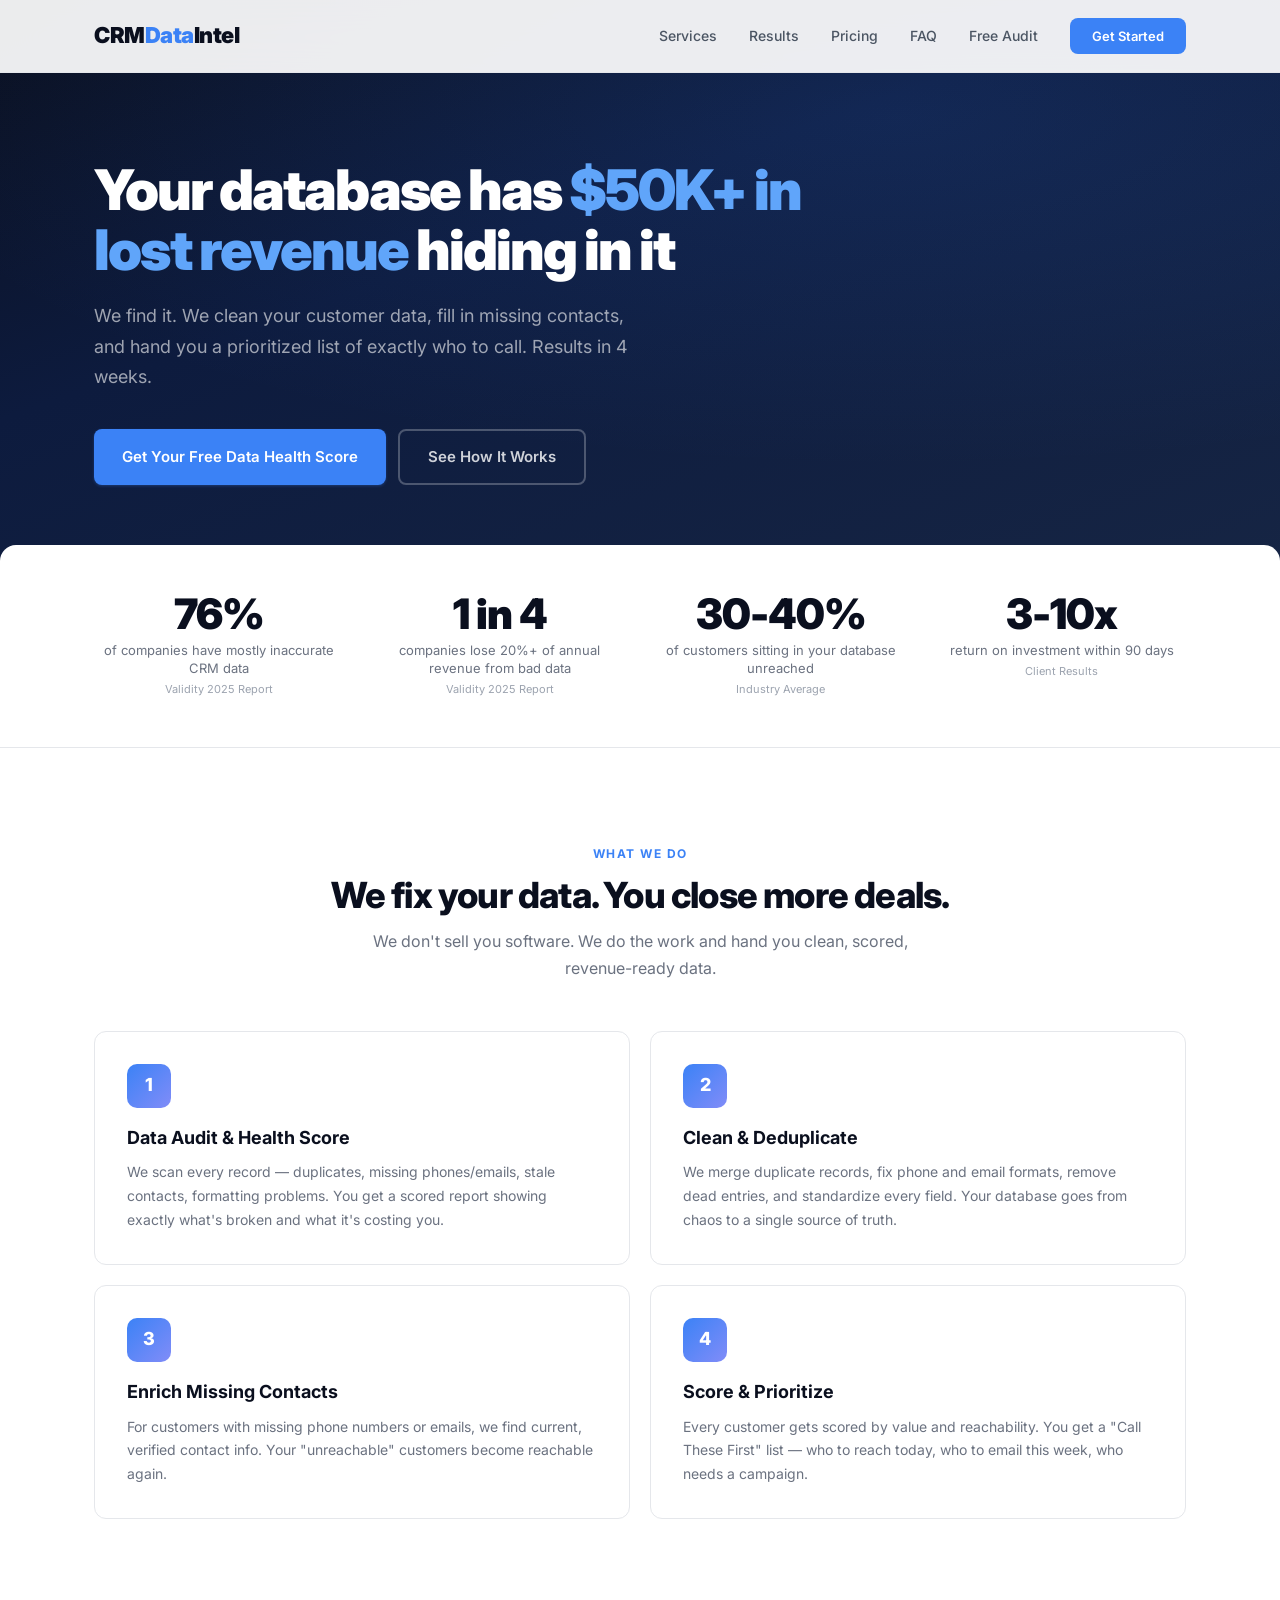
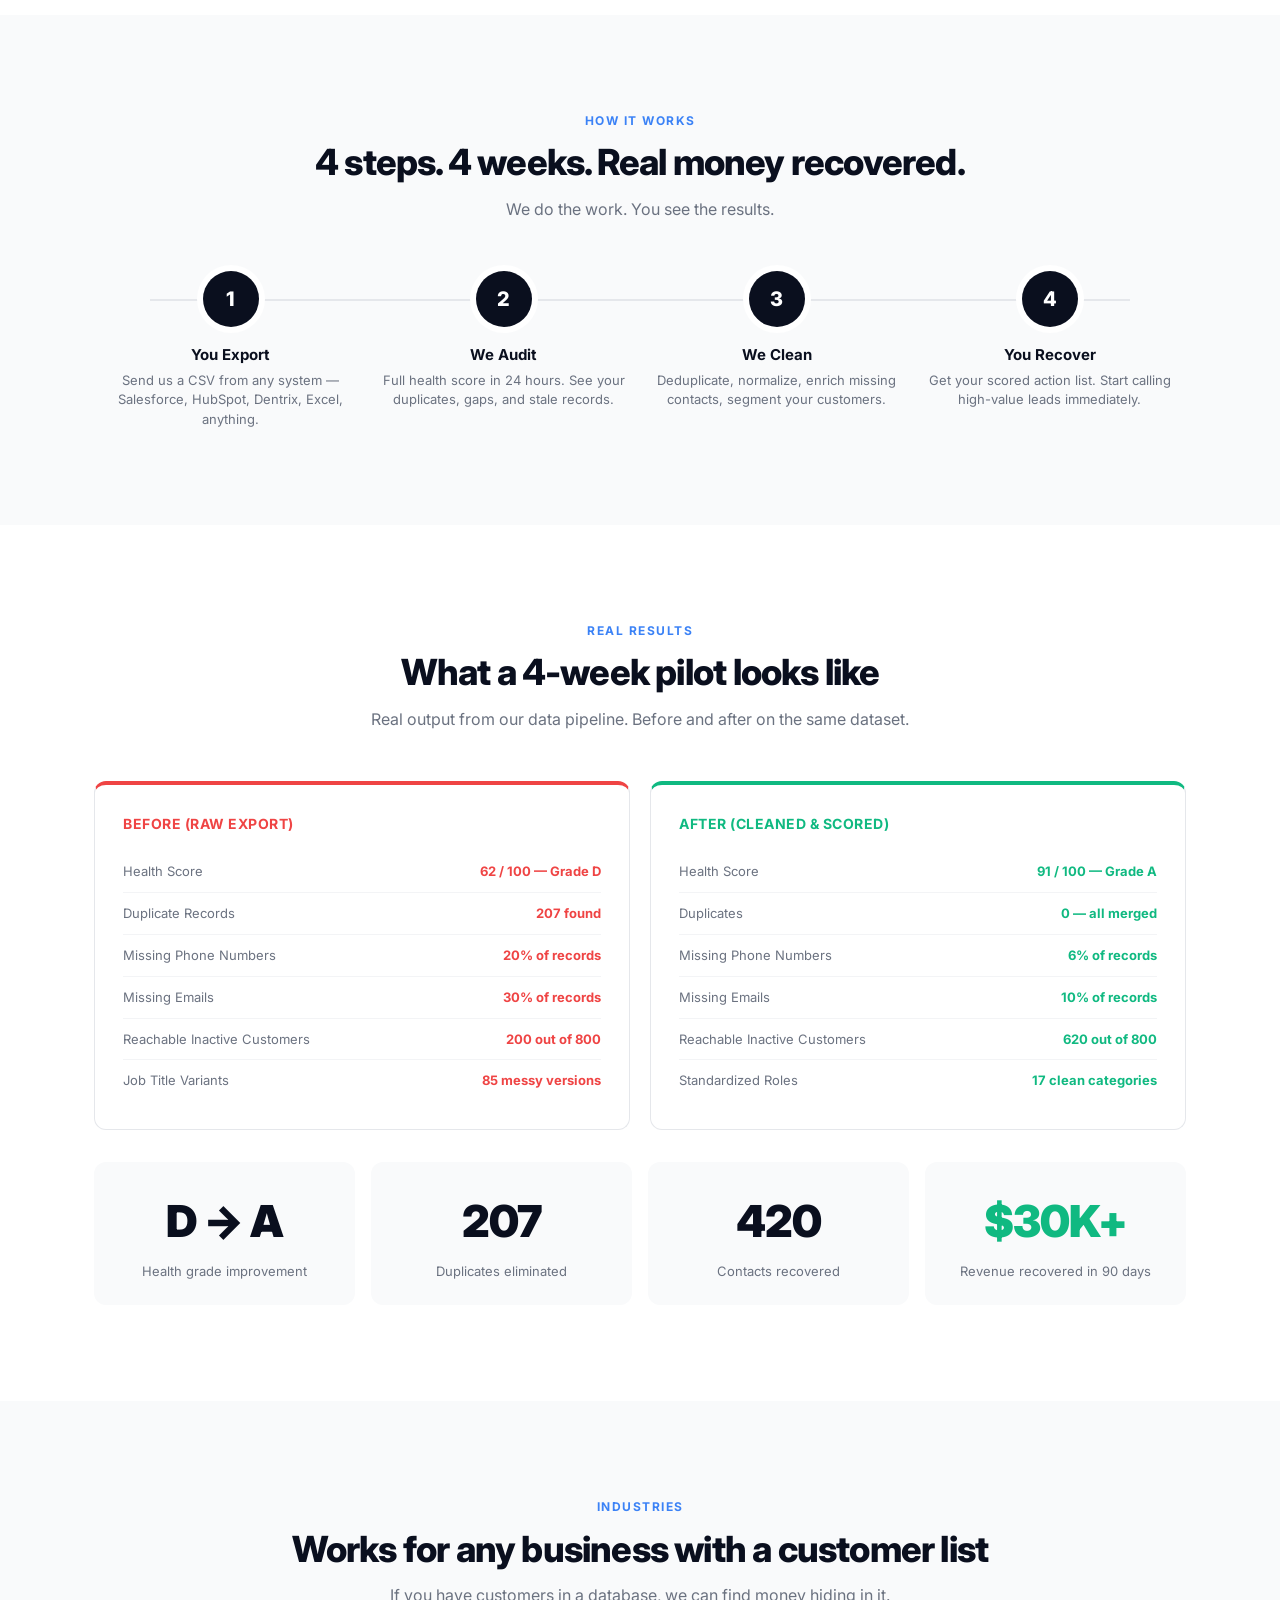
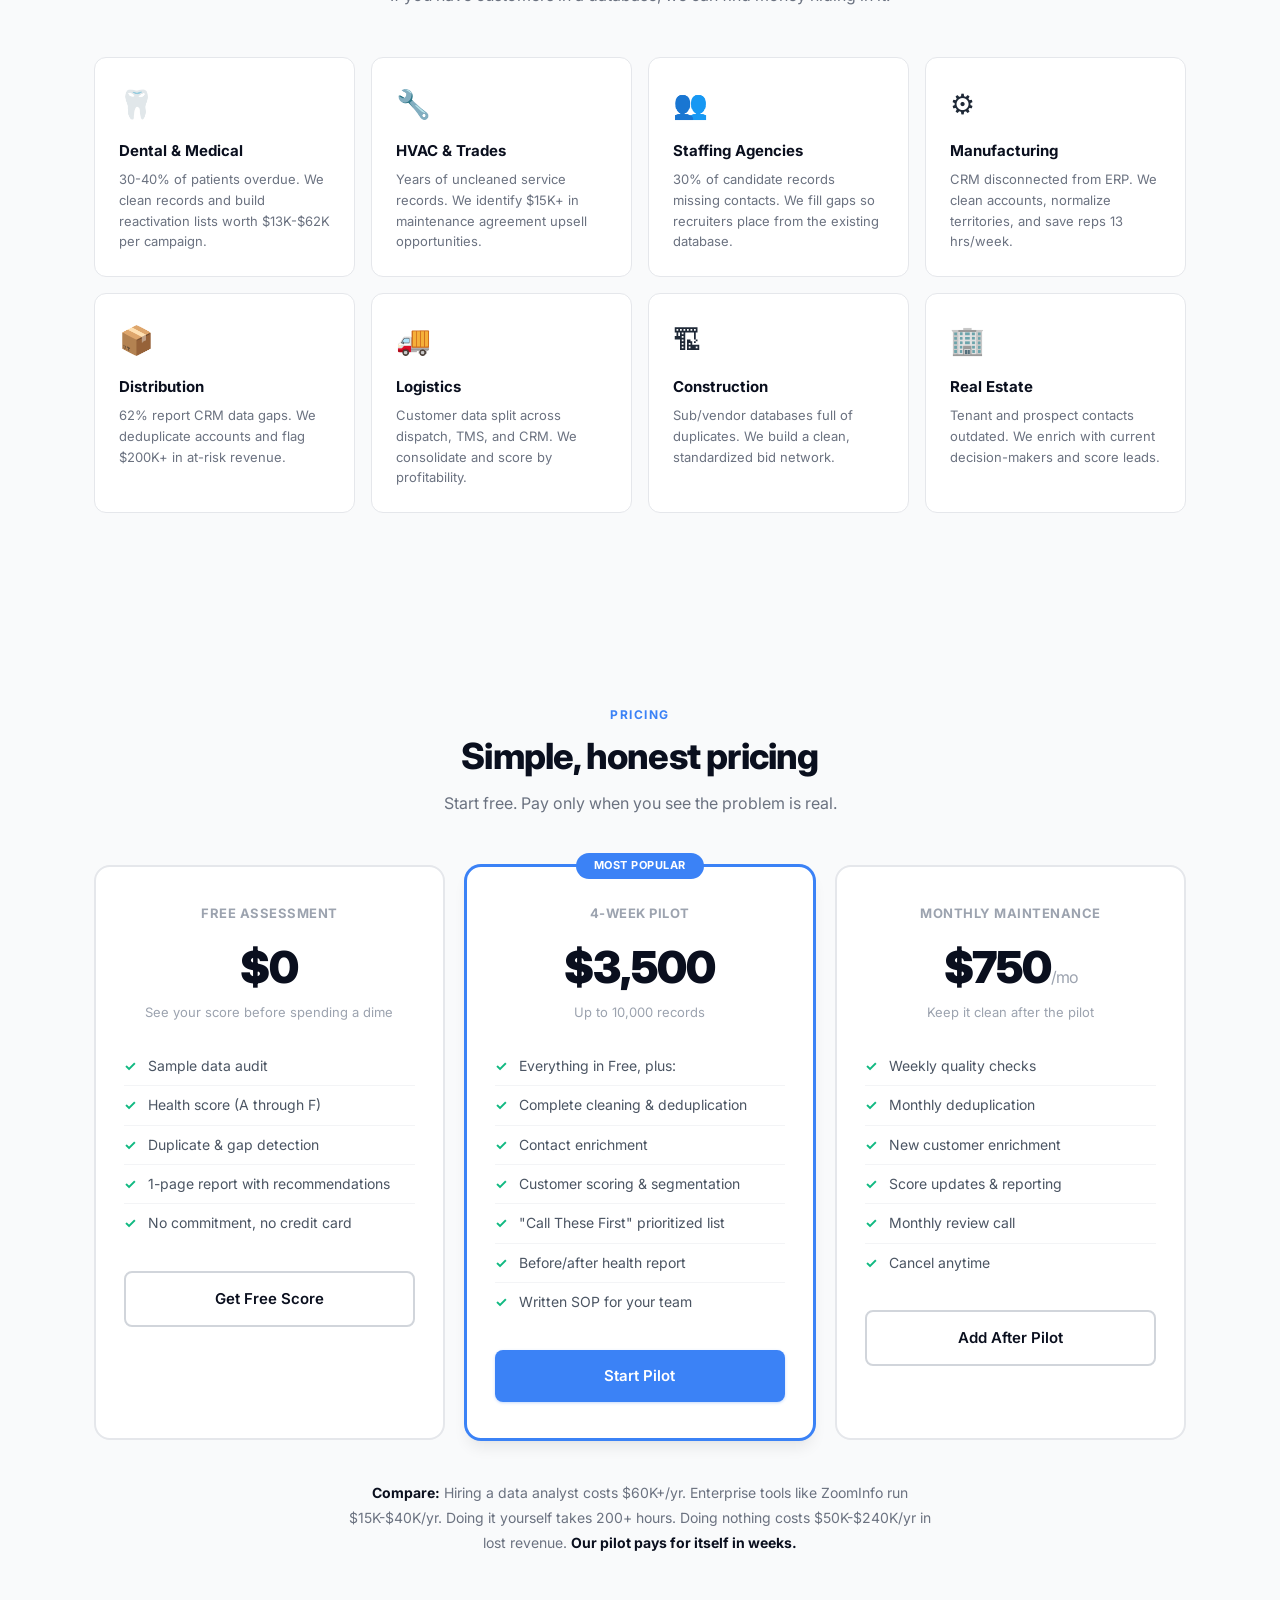
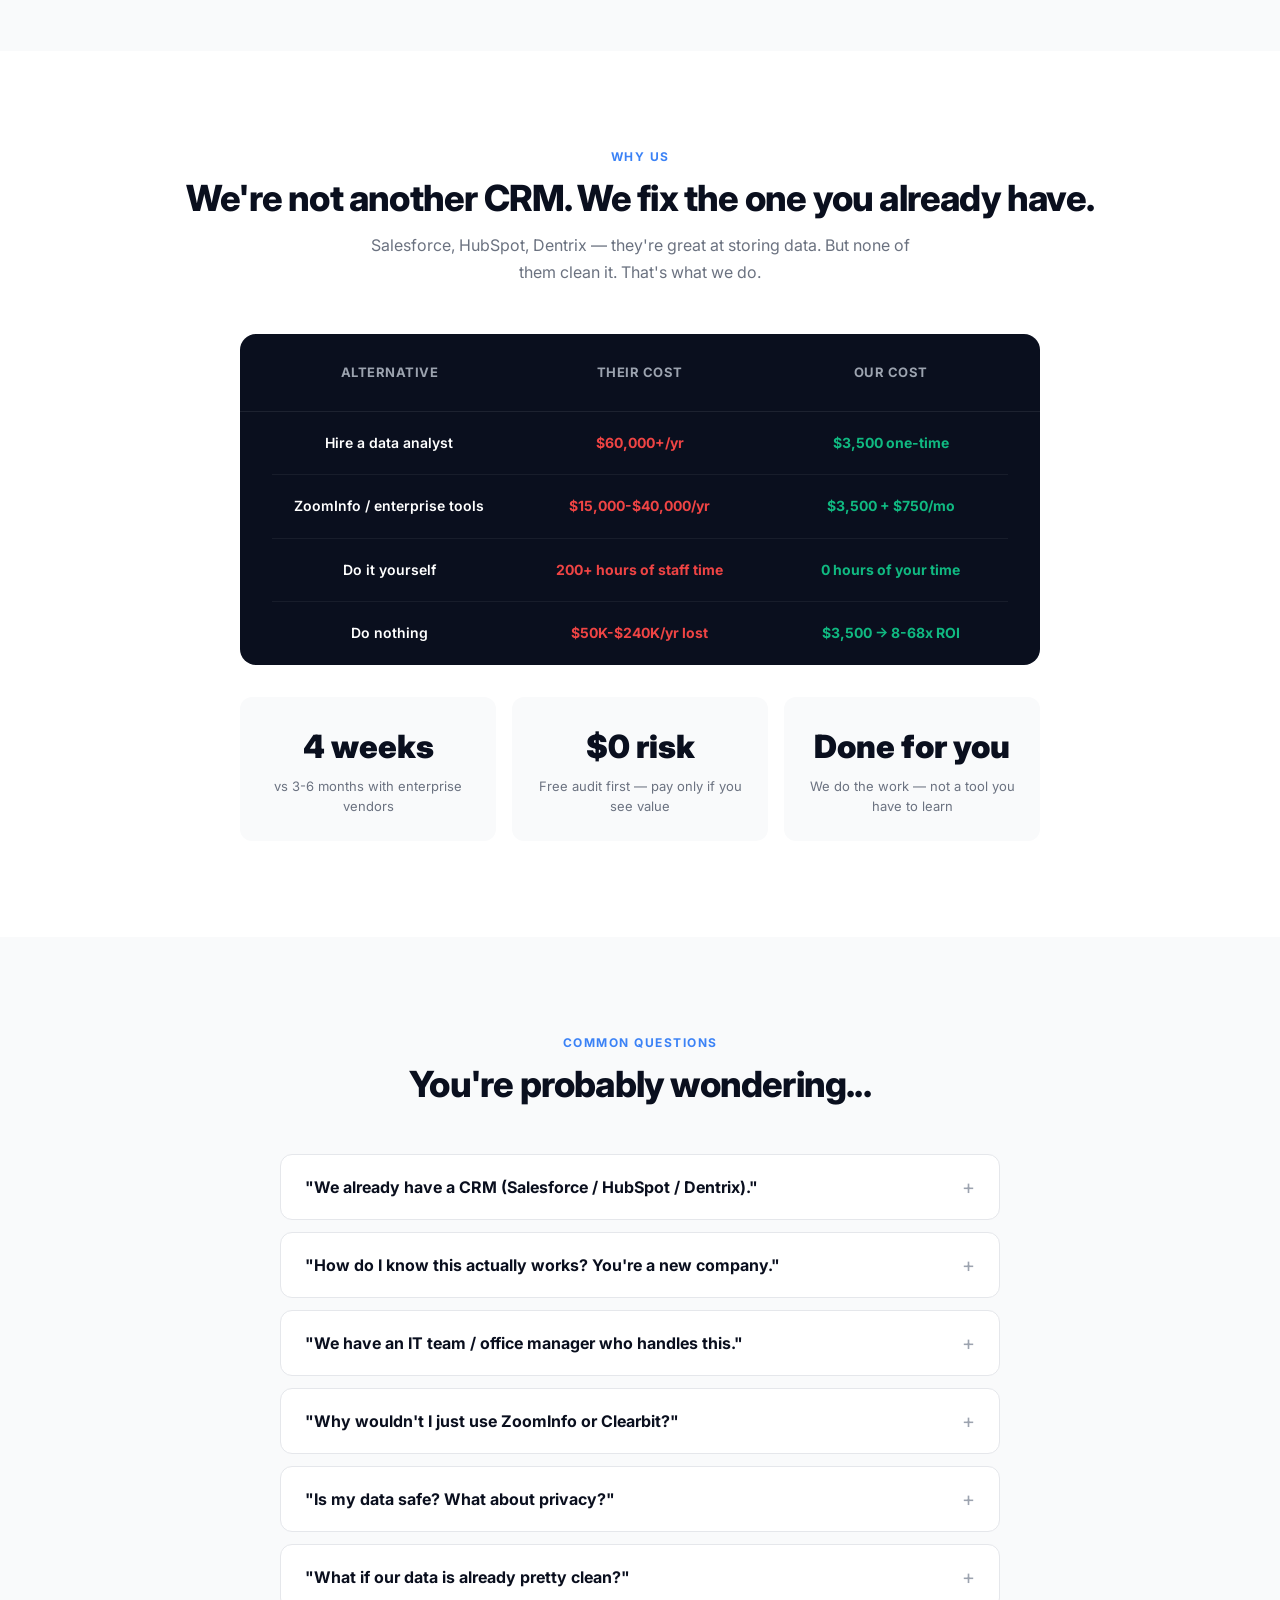
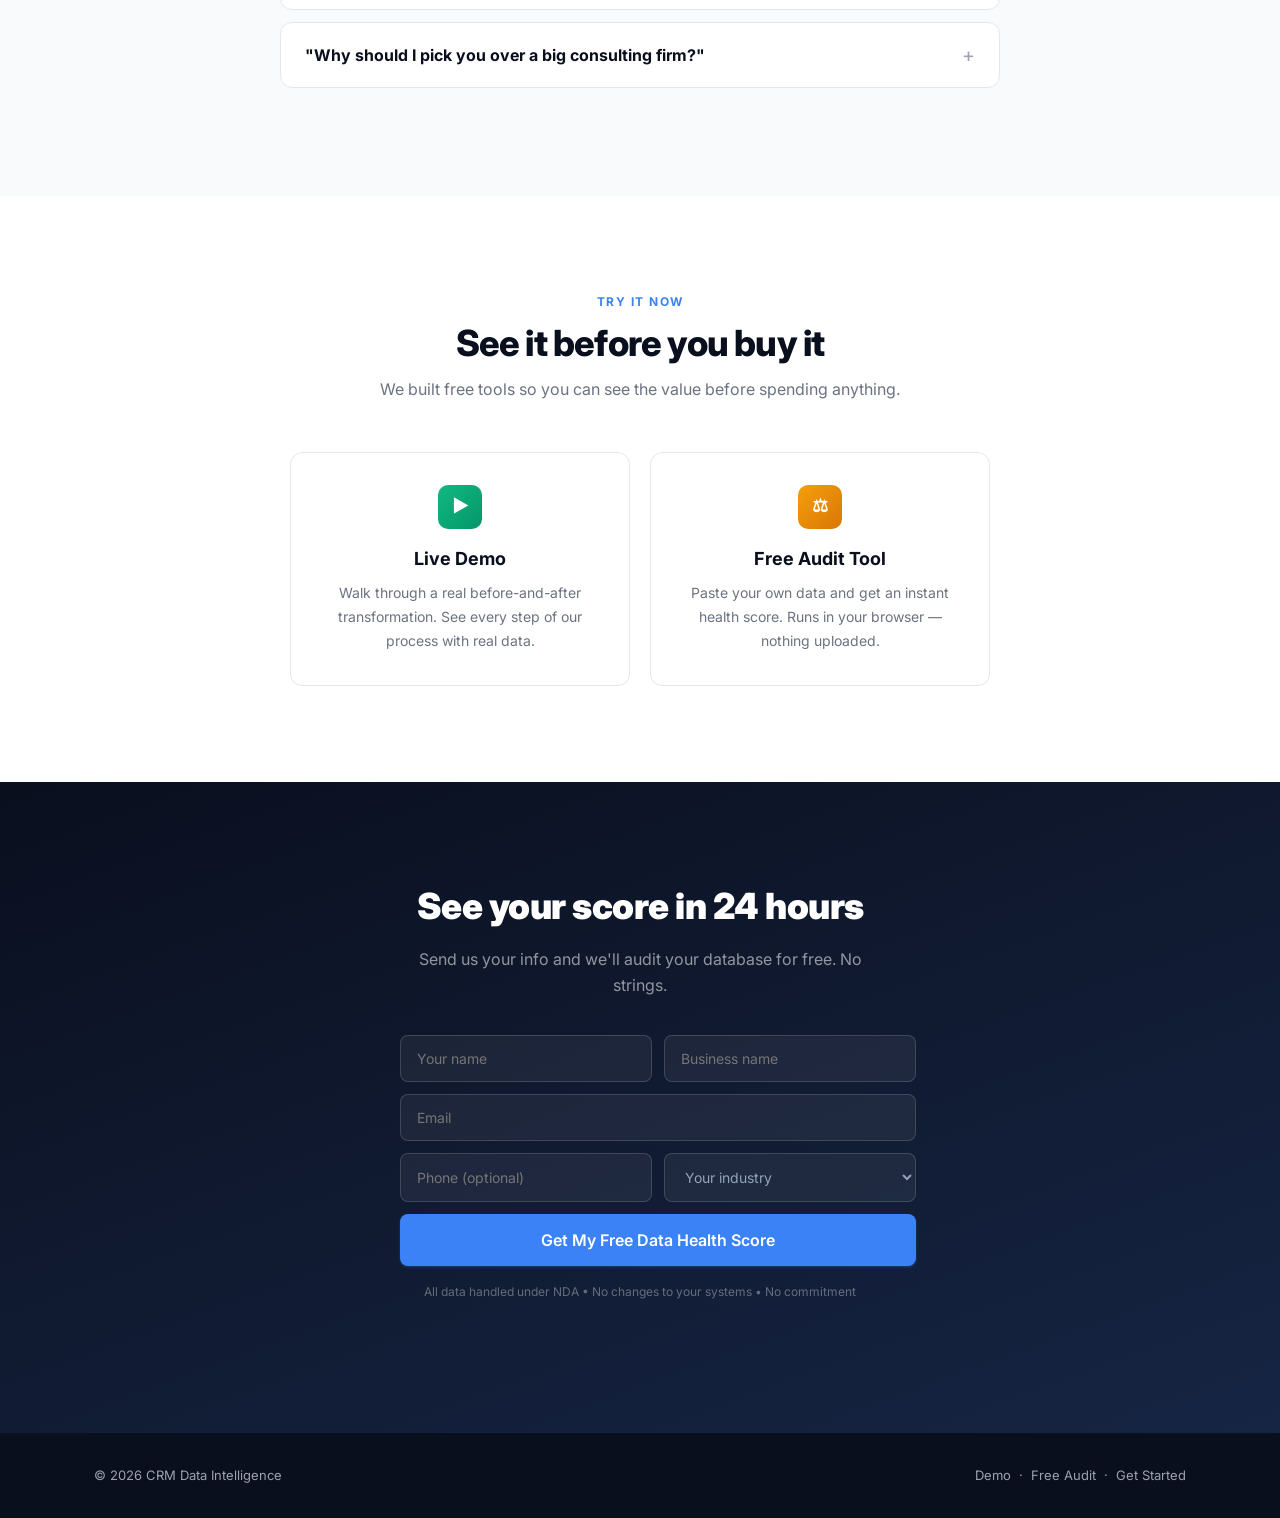
<file: docs/index.html>
<!DOCTYPE html>
<html lang="en">
<head>
<meta charset="UTF-8">
<meta name="viewport" content="width=device-width, initial-scale=1.0">
<title>CRM Data Intelligence — Clean Data. More Revenue.</title>
<meta name="description" content="We audit, clean, enrich, and score your customer database. You recover lost revenue in 4 weeks. Free data health assessment.">
<link rel="stylesheet" href="css/style.css">
</head>
<body>

<nav>
  <div class="container">
    <a href="index.html" class="nav-brand">CRM<span>Data</span>Intel</a>
    <ul class="nav-links">
      <li><a href="#services">Services</a></li>
      <li><a href="#results">Results</a></li>
      <li><a href="#pricing">Pricing</a></li>
      <li><a href="#faq">FAQ</a></li>
      <li><a href="pages/audit-tool.html">Free Audit</a></li>
      <li><a href="pages/start.html" class="nav-cta">Get Started</a></li>
    </ul>
  </div>
</nav>

<section class="hero">
  <div class="container">
    <h1>Your database has <span class="accent">$50K+ in lost revenue</span> hiding in it</h1>
    <p class="subtitle">We find it. We clean your customer data, fill in missing contacts, and hand you a prioritized list of exactly who to call. Results in 4 weeks.</p>
    <div class="hero-cta">
      <a href="pages/start.html" class="btn btn-primary">Get Your Free Data Health Score</a>
      <a href="pages/demo.html" class="btn btn-outline">See How It Works</a>
    </div>
  </div>
</section>

<section class="stats-bar">
  <div class="container">
    <div class="stats-grid">
      <div class="stat">
        <div class="stat-num">76%</div>
        <div class="stat-label">of companies have mostly inaccurate CRM data</div>
        <div class="stat-source">Validity 2025 Report</div>
      </div>
      <div class="stat">
        <div class="stat-num">1 in 4</div>
        <div class="stat-label">companies lose 20%+ of annual revenue from bad data</div>
        <div class="stat-source">Validity 2025 Report</div>
      </div>
      <div class="stat">
        <div class="stat-num">30-40%</div>
        <div class="stat-label">of customers sitting in your database unreached</div>
        <div class="stat-source">Industry Average</div>
      </div>
      <div class="stat">
        <div class="stat-num">3-10x</div>
        <div class="stat-label">return on investment within 90 days</div>
        <div class="stat-source">Client Results</div>
      </div>
    </div>
  </div>
</section>

<section id="services">
  <div class="container">
    <div class="text-center">
      <div class="section-label">What We Do</div>
      <h2 class="section-title">We fix your data. You close more deals.</h2>
      <p class="section-subtitle center">We don't sell you software. We do the work and hand you clean, scored, revenue-ready data.</p>
    </div>

    <div class="services-grid">
      <div class="service-card">
        <div class="icon">1</div>
        <h3>Data Audit &amp; Health Score</h3>
        <p>We scan every record — duplicates, missing phones/emails, stale contacts, formatting problems. You get a scored report showing exactly what's broken and what it's costing you.</p>
      </div>
      <div class="service-card">
        <div class="icon">2</div>
        <h3>Clean &amp; Deduplicate</h3>
        <p>We merge duplicate records, fix phone and email formats, remove dead entries, and standardize every field. Your database goes from chaos to a single source of truth.</p>
      </div>
      <div class="service-card">
        <div class="icon">3</div>
        <h3>Enrich Missing Contacts</h3>
        <p>For customers with missing phone numbers or emails, we find current, verified contact info. Your "unreachable" customers become reachable again.</p>
      </div>
      <div class="service-card">
        <div class="icon">4</div>
        <h3>Score &amp; Prioritize</h3>
        <p>Every customer gets scored by value and reachability. You get a "Call These First" list — who to reach today, who to email this week, who needs a campaign.</p>
      </div>
    </div>
  </div>
</section>

<section id="process" style="background: var(--gray-50);">
  <div class="container">
    <div class="text-center">
      <div class="section-label">How It Works</div>
      <h2 class="section-title">4 steps. 4 weeks. Real money recovered.</h2>
      <p class="section-subtitle center">We do the work. You see the results.</p>
    </div>

    <div class="process-grid">
      <div class="process-step">
        <div class="step-num">1</div>
        <h4>You Export</h4>
        <p>Send us a CSV from any system — Salesforce, HubSpot, Dentrix, Excel, anything.</p>
      </div>
      <div class="process-step">
        <div class="step-num">2</div>
        <h4>We Audit</h4>
        <p>Full health score in 24 hours. See your duplicates, gaps, and stale records.</p>
      </div>
      <div class="process-step">
        <div class="step-num">3</div>
        <h4>We Clean</h4>
        <p>Deduplicate, normalize, enrich missing contacts, segment your customers.</p>
      </div>
      <div class="process-step">
        <div class="step-num">4</div>
        <h4>You Recover</h4>
        <p>Get your scored action list. Start calling high-value leads immediately.</p>
      </div>
    </div>
  </div>
</section>

<section id="results">
  <div class="container">
    <div class="text-center">
      <div class="section-label">Real Results</div>
      <h2 class="section-title">What a 4-week pilot looks like</h2>
      <p class="section-subtitle center">Real output from our data pipeline. Before and after on the same dataset.</p>
    </div>

    <div class="results-grid">
      <div class="result-card before">
        <h4>Before (Raw Export)</h4>
        <div class="metric-row"><span class="label">Health Score</span><span class="value bad">62 / 100 — Grade D</span></div>
        <div class="metric-row"><span class="label">Duplicate Records</span><span class="value bad">207 found</span></div>
        <div class="metric-row"><span class="label">Missing Phone Numbers</span><span class="value bad">20% of records</span></div>
        <div class="metric-row"><span class="label">Missing Emails</span><span class="value bad">30% of records</span></div>
        <div class="metric-row"><span class="label">Reachable Inactive Customers</span><span class="value bad">200 out of 800</span></div>
        <div class="metric-row"><span class="label">Job Title Variants</span><span class="value bad">85 messy versions</span></div>
      </div>
      <div class="result-card after">
        <h4>After (Cleaned &amp; Scored)</h4>
        <div class="metric-row"><span class="label">Health Score</span><span class="value good">91 / 100 — Grade A</span></div>
        <div class="metric-row"><span class="label">Duplicates</span><span class="value good">0 — all merged</span></div>
        <div class="metric-row"><span class="label">Missing Phone Numbers</span><span class="value good">6% of records</span></div>
        <div class="metric-row"><span class="label">Missing Emails</span><span class="value good">10% of records</span></div>
        <div class="metric-row"><span class="label">Reachable Inactive Customers</span><span class="value good">620 out of 800</span></div>
        <div class="metric-row"><span class="label">Standardized Roles</span><span class="value good">17 clean categories</span></div>
      </div>
    </div>

    <div style="display: grid; grid-template-columns: repeat(4, 1fr); gap: 16px; margin-top: 32px;">
      <div class="big-result">
        <div class="big-num" style="font-size: 44px;">D &rarr; A</div>
        <div class="big-label">Health grade improvement</div>
      </div>
      <div class="big-result">
        <div class="big-num" style="font-size: 44px;">207</div>
        <div class="big-label">Duplicates eliminated</div>
      </div>
      <div class="big-result">
        <div class="big-num" style="font-size: 44px;">420</div>
        <div class="big-label">Contacts recovered</div>
      </div>
      <div class="big-result">
        <div class="big-num" style="font-size: 44px; color: var(--green);">$30K+</div>
        <div class="big-label">Revenue recovered in 90 days</div>
      </div>
    </div>
  </div>
</section>

<section id="industries" class="industries">
  <div class="container">
    <div class="text-center">
      <div class="section-label">Industries</div>
      <h2 class="section-title">Works for any business with a customer list</h2>
      <p class="section-subtitle center">If you have customers in a database, we can find money hiding in it.</p>
    </div>

    <div class="industries-grid">
      <div class="industry-card">
        <div class="ind-icon">&#129463;</div>
        <h4>Dental &amp; Medical</h4>
        <p>30-40% of patients overdue. We clean records and build reactivation lists worth $13K-$62K per campaign.</p>
      </div>
      <div class="industry-card">
        <div class="ind-icon">&#128295;</div>
        <h4>HVAC &amp; Trades</h4>
        <p>Years of uncleaned service records. We identify $15K+ in maintenance agreement upsell opportunities.</p>
      </div>
      <div class="industry-card">
        <div class="ind-icon">&#128101;</div>
        <h4>Staffing Agencies</h4>
        <p>30% of candidate records missing contacts. We fill gaps so recruiters place from the existing database.</p>
      </div>
      <div class="industry-card">
        <div class="ind-icon">&#9881;</div>
        <h4>Manufacturing</h4>
        <p>CRM disconnected from ERP. We clean accounts, normalize territories, and save reps 13 hrs/week.</p>
      </div>
      <div class="industry-card">
        <div class="ind-icon">&#128230;</div>
        <h4>Distribution</h4>
        <p>62% report CRM data gaps. We deduplicate accounts and flag $200K+ in at-risk revenue.</p>
      </div>
      <div class="industry-card">
        <div class="ind-icon">&#128666;</div>
        <h4>Logistics</h4>
        <p>Customer data split across dispatch, TMS, and CRM. We consolidate and score by profitability.</p>
      </div>
      <div class="industry-card">
        <div class="ind-icon">&#127959;</div>
        <h4>Construction</h4>
        <p>Sub/vendor databases full of duplicates. We build a clean, standardized bid network.</p>
      </div>
      <div class="industry-card">
        <div class="ind-icon">&#127970;</div>
        <h4>Real Estate</h4>
        <p>Tenant and prospect contacts outdated. We enrich with current decision-makers and score leads.</p>
      </div>
    </div>
  </div>
</section>

<section id="pricing" style="background: var(--gray-50);">
  <div class="container">
    <div class="text-center">
      <div class="section-label">Pricing</div>
      <h2 class="section-title">Simple, honest pricing</h2>
      <p class="section-subtitle center">Start free. Pay only when you see the problem is real.</p>
    </div>

    <div class="pricing-grid">
      <div class="price-card">
        <div class="tier-name">Free Assessment</div>
        <div class="price">$0</div>
        <div class="price-note">See your score before spending a dime</div>
        <ul>
          <li>Sample data audit</li>
          <li>Health score (A through F)</li>
          <li>Duplicate &amp; gap detection</li>
          <li>1-page report with recommendations</li>
          <li>No commitment, no credit card</li>
        </ul>
        <a href="pages/start.html#start" class="btn btn-outline">Get Free Score</a>
      </div>

      <div class="price-card featured">
        <div class="tier-name">4-Week Pilot</div>
        <div class="price">$3,500</div>
        <div class="price-note">Up to 10,000 records</div>
        <ul>
          <li>Everything in Free, plus:</li>
          <li>Complete cleaning &amp; deduplication</li>
          <li>Contact enrichment</li>
          <li>Customer scoring &amp; segmentation</li>
          <li>"Call These First" prioritized list</li>
          <li>Before/after health report</li>
          <li>Written SOP for your team</li>
        </ul>
        <a href="pages/start.html#start" class="btn btn-primary">Start Pilot</a>
      </div>

      <div class="price-card">
        <div class="tier-name">Monthly Maintenance</div>
        <div class="price">$750<span style="font-size:16px;font-weight:400;color:var(--gray-400)">/mo</span></div>
        <div class="price-note">Keep it clean after the pilot</div>
        <ul>
          <li>Weekly quality checks</li>
          <li>Monthly deduplication</li>
          <li>New customer enrichment</li>
          <li>Score updates &amp; reporting</li>
          <li>Monthly review call</li>
          <li>Cancel anytime</li>
        </ul>
        <a href="pages/start.html#start" class="btn btn-outline">Add After Pilot</a>
      </div>
    </div>

    <div style="text-align: center; margin-top: 40px; max-width: 600px; margin-left: auto; margin-right: auto;">
      <p style="font-size: 14px; color: var(--gray-500); line-height: 1.8;">
        <strong style="color: var(--navy);">Compare:</strong>
        Hiring a data analyst costs $60K+/yr. Enterprise tools like ZoomInfo run $15K-$40K/yr.
        Doing it yourself takes 200+ hours. Doing nothing costs $50K-$240K/yr in lost revenue.
        <strong style="color: var(--navy);">Our pilot pays for itself in weeks.</strong>
      </p>
    </div>
  </div>
</section>

<!-- WHY US vs ALTERNATIVES -->
<section id="why-us">
  <div class="container">
    <div class="text-center">
      <div class="section-label">Why Us</div>
      <h2 class="section-title">We're not another CRM. We fix the one you already have.</h2>
      <p class="section-subtitle center">Salesforce, HubSpot, Dentrix — they're great at storing data. But none of them clean it. That's what we do.</p>
    </div>

    <div style="max-width: 800px; margin: 48px auto 0;">
      <div style="background: var(--navy); border-radius: var(--radius-lg); overflow: hidden;">
        <div style="padding: 28px 32px; border-bottom: 1px solid rgba(255,255,255,0.08);">
          <div style="display: grid; grid-template-columns: 1fr 1fr 1fr; gap: 16px; text-align: center;">
            <div style="font-size: 13px; font-weight: 700; color: var(--gray-400); text-transform: uppercase; letter-spacing: 0.5px;">Alternative</div>
            <div style="font-size: 13px; font-weight: 700; color: var(--gray-400); text-transform: uppercase; letter-spacing: 0.5px;">Their Cost</div>
            <div style="font-size: 13px; font-weight: 700; color: var(--gray-400); text-transform: uppercase; letter-spacing: 0.5px;">Our Cost</div>
          </div>
        </div>
        <div style="padding: 0 32px;">
          <div style="display: grid; grid-template-columns: 1fr 1fr 1fr; gap: 16px; padding: 20px 0; border-bottom: 1px solid rgba(255,255,255,0.06); text-align: center;">
            <div style="color: var(--white); font-size: 14px; font-weight: 600;">Hire a data analyst</div>
            <div style="color: var(--red); font-size: 14px; font-weight: 700;">$60,000+/yr</div>
            <div style="color: var(--green); font-size: 14px; font-weight: 700;">$3,500 one-time</div>
          </div>
          <div style="display: grid; grid-template-columns: 1fr 1fr 1fr; gap: 16px; padding: 20px 0; border-bottom: 1px solid rgba(255,255,255,0.06); text-align: center;">
            <div style="color: var(--white); font-size: 14px; font-weight: 600;">ZoomInfo / enterprise tools</div>
            <div style="color: var(--red); font-size: 14px; font-weight: 700;">$15,000-$40,000/yr</div>
            <div style="color: var(--green); font-size: 14px; font-weight: 700;">$3,500 + $750/mo</div>
          </div>
          <div style="display: grid; grid-template-columns: 1fr 1fr 1fr; gap: 16px; padding: 20px 0; border-bottom: 1px solid rgba(255,255,255,0.06); text-align: center;">
            <div style="color: var(--white); font-size: 14px; font-weight: 600;">Do it yourself</div>
            <div style="color: var(--red); font-size: 14px; font-weight: 700;">200+ hours of staff time</div>
            <div style="color: var(--green); font-size: 14px; font-weight: 700;">0 hours of your time</div>
          </div>
          <div style="display: grid; grid-template-columns: 1fr 1fr 1fr; gap: 16px; padding: 20px 0; text-align: center;">
            <div style="color: var(--white); font-size: 14px; font-weight: 600;">Do nothing</div>
            <div style="color: var(--red); font-size: 14px; font-weight: 700;">$50K-$240K/yr lost</div>
            <div style="color: var(--green); font-size: 14px; font-weight: 700;">$3,500 &rarr; 8-68x ROI</div>
          </div>
        </div>
      </div>

      <div style="display: grid; grid-template-columns: repeat(3, 1fr); gap: 16px; margin-top: 32px;">
        <div style="background: var(--gray-50); border-radius: var(--radius); padding: 24px; text-align: center;">
          <div style="font-size: 32px; font-weight: 900; color: var(--navy); margin-bottom: 4px;">4 weeks</div>
          <div style="font-size: 13px; color: var(--gray-500);">vs 3-6 months with enterprise vendors</div>
        </div>
        <div style="background: var(--gray-50); border-radius: var(--radius); padding: 24px; text-align: center;">
          <div style="font-size: 32px; font-weight: 900; color: var(--navy); margin-bottom: 4px;">$0 risk</div>
          <div style="font-size: 13px; color: var(--gray-500);">Free audit first — pay only if you see value</div>
        </div>
        <div style="background: var(--gray-50); border-radius: var(--radius); padding: 24px; text-align: center;">
          <div style="font-size: 32px; font-weight: 900; color: var(--navy); margin-bottom: 4px;">Done for you</div>
          <div style="font-size: 13px; color: var(--gray-500);">We do the work — not a tool you have to learn</div>
        </div>
      </div>
    </div>
  </div>
</section>

<!-- FAQ / OBJECTION HANDLING -->
<section id="faq" style="background: var(--gray-50);">
  <div class="container">
    <div class="text-center">
      <div class="section-label">Common Questions</div>
      <h2 class="section-title">You're probably wondering...</h2>
    </div>

    <div style="max-width: 720px; margin: 48px auto 0;">
      <div style="border: 1px solid var(--gray-200); border-radius: var(--radius); background: var(--white); margin-bottom: 12px; overflow: hidden;">
        <button onclick="toggleFaq(this)" style="width: 100%; text-align: left; padding: 20px 24px; background: none; border: none; cursor: pointer; font-family: inherit; display: flex; justify-content: space-between; align-items: center;">
          <span style="font-size: 16px; font-weight: 700; color: var(--navy);">"We already have a CRM (Salesforce / HubSpot / Dentrix)."</span>
          <span style="font-size: 20px; color: var(--gray-400); transition: transform 0.2s;" class="faq-arrow">+</span>
        </button>
        <div class="faq-body" style="display: none; padding: 0 24px 20px;">
          <p style="font-size: 14px; color: var(--gray-600); line-height: 1.8;">
            <strong>Perfect — that's exactly who we work with.</strong> Your CRM is where data lives. We're the ones who make that data accurate. Salesforce doesn't remove your duplicates. HubSpot doesn't find missing phone numbers. Dentrix doesn't tell you which 40 patients to call this week.<br><br>
            Think of it this way: the CRM is a filing cabinet. We're the ones who actually sort the papers, throw out the junk, and put a note on top that says "call these people first."<br><br>
            <strong>When's the last time someone went through your records and cleaned them?</strong> If the answer isn't "this month," you have a problem — and we fix it.
          </p>
        </div>
      </div>

      <div style="border: 1px solid var(--gray-200); border-radius: var(--radius); background: var(--white); margin-bottom: 12px; overflow: hidden;">
        <button onclick="toggleFaq(this)" style="width: 100%; text-align: left; padding: 20px 24px; background: none; border: none; cursor: pointer; font-family: inherit; display: flex; justify-content: space-between; align-items: center;">
          <span style="font-size: 16px; font-weight: 700; color: var(--navy);">"How do I know this actually works? You're a new company."</span>
          <span style="font-size: 20px; color: var(--gray-400); transition: transform 0.2s;" class="faq-arrow">+</span>
        </button>
        <div class="faq-body" style="display: none; padding: 0 24px 20px;">
          <p style="font-size: 14px; color: var(--gray-600); line-height: 1.8;">
            That's exactly why <strong>the audit is free</strong>. You don't have to trust us — you see the results first, then decide. We'll score your data, show you every duplicate, every gap, and every stale record. If your data is clean, we'll tell you that and you owe nothing.<br><br>
            Better yet — <a href="pages/audit-tool.html" style="color: var(--blue); font-weight: 600;">try our audit tool right now</a>. Paste 50 rows of your own data and see your health score instantly. No signup. No upload. Runs entirely in your browser.<br><br>
            We also have a <a href="pages/demo.html" style="color: var(--blue); font-weight: 600;">full live demo</a> showing a real before-and-after transformation with actual data. The tools do the talking.
          </p>
        </div>
      </div>

      <div style="border: 1px solid var(--gray-200); border-radius: var(--radius); background: var(--white); margin-bottom: 12px; overflow: hidden;">
        <button onclick="toggleFaq(this)" style="width: 100%; text-align: left; padding: 20px 24px; background: none; border: none; cursor: pointer; font-family: inherit; display: flex; justify-content: space-between; align-items: center;">
          <span style="font-size: 16px; font-weight: 700; color: var(--navy);">"We have an IT team / office manager who handles this."</span>
          <span style="font-size: 20px; color: var(--gray-400); transition: transform 0.2s;" class="faq-arrow">+</span>
        </button>
        <div class="faq-body" style="display: none; padding: 0 24px 20px;">
          <p style="font-size: 14px; color: var(--gray-600); line-height: 1.8;">
            Ask them: when did they last deduplicate your contacts? When did they last find and fill in missing phone numbers? When did they last segment your customers by value and create a prioritized call list?<br><br>
            In most companies, the IT team manages the <em>platform</em> — logins, permissions, integrations. The office manager enters data. <strong>Nobody is responsible for data quality.</strong> That's the gap we fill. We don't replace anyone on your team — we do the work that nobody has time for.
          </p>
        </div>
      </div>

      <div style="border: 1px solid var(--gray-200); border-radius: var(--radius); background: var(--white); margin-bottom: 12px; overflow: hidden;">
        <button onclick="toggleFaq(this)" style="width: 100%; text-align: left; padding: 20px 24px; background: none; border: none; cursor: pointer; font-family: inherit; display: flex; justify-content: space-between; align-items: center;">
          <span style="font-size: 16px; font-weight: 700; color: var(--navy);">"Why wouldn't I just use ZoomInfo or Clearbit?"</span>
          <span style="font-size: 20px; color: var(--gray-400); transition: transform 0.2s;" class="faq-arrow">+</span>
        </button>
        <div class="faq-body" style="display: none; padding: 0 24px 20px;">
          <p style="font-size: 14px; color: var(--gray-600); line-height: 1.8;">
            ZoomInfo and Clearbit sell raw data — they add new contacts to your CRM. But they don't clean what's already there. If you have 3,000 records with 207 duplicates, 600 missing phone numbers, and 800 inactive customers, ZoomInfo won't fix any of that. They'll just pile more data on top of the mess.<br><br>
            We do the opposite: <strong>we fix what you already have first</strong>, then enrich what's missing. And we cost $3,500 one-time vs their $15,000-$40,000 per year.
          </p>
        </div>
      </div>

      <div style="border: 1px solid var(--gray-200); border-radius: var(--radius); background: var(--white); margin-bottom: 12px; overflow: hidden;">
        <button onclick="toggleFaq(this)" style="width: 100%; text-align: left; padding: 20px 24px; background: none; border: none; cursor: pointer; font-family: inherit; display: flex; justify-content: space-between; align-items: center;">
          <span style="font-size: 16px; font-weight: 700; color: var(--navy);">"Is my data safe? What about privacy?"</span>
          <span style="font-size: 20px; color: var(--gray-400); transition: transform 0.2s;" class="faq-arrow">+</span>
        </button>
        <div class="faq-body" style="display: none; padding: 0 24px 20px;">
          <p style="font-size: 14px; color: var(--gray-600); line-height: 1.8;">
            We sign an NDA before touching any data. Your export stays on secure, encrypted systems. We never share, sell, or retain your data after the engagement. We never make changes to your live CRM directly — we deliver a cleaned file that your team reviews and imports on their own terms. You stay in full control at every step.
          </p>
        </div>
      </div>

      <div style="border: 1px solid var(--gray-200); border-radius: var(--radius); background: var(--white); margin-bottom: 12px; overflow: hidden;">
        <button onclick="toggleFaq(this)" style="width: 100%; text-align: left; padding: 20px 24px; background: none; border: none; cursor: pointer; font-family: inherit; display: flex; justify-content: space-between; align-items: center;">
          <span style="font-size: 16px; font-weight: 700; color: var(--navy);">"What if our data is already pretty clean?"</span>
          <span style="font-size: 20px; color: var(--gray-400); transition: transform 0.2s;" class="faq-arrow">+</span>
        </button>
        <div class="faq-body" style="display: none; padding: 0 24px 20px;">
          <p style="font-size: 14px; color: var(--gray-600); line-height: 1.8;">
            Then the free audit will confirm that, and you'll owe us nothing. But here's the reality: <strong>76% of companies have mostly inaccurate CRM data</strong> (Validity 2025 Report), and 22-30% of B2B data goes stale every year — up to 70% in fast-moving industries like tech (Cleanlist / SparkDBI 2026). Even if your team is diligent, people change jobs, phone numbers change, emails bounce, and duplicates creep in over time. The audit takes 24 hours and it's free — there's no downside to checking.
          </p>
        </div>
      </div>

      <div style="border: 1px solid var(--gray-200); border-radius: var(--radius); background: var(--white); margin-bottom: 12px; overflow: hidden;">
        <button onclick="toggleFaq(this)" style="width: 100%; text-align: left; padding: 20px 24px; background: none; border: none; cursor: pointer; font-family: inherit; display: flex; justify-content: space-between; align-items: center;">
          <span style="font-size: 16px; font-weight: 700; color: var(--navy);">"Why should I pick you over a big consulting firm?"</span>
          <span style="font-size: 20px; color: var(--gray-400); transition: transform 0.2s;" class="faq-arrow">+</span>
        </button>
        <div class="faq-body" style="display: none; padding: 0 24px 20px;">
          <p style="font-size: 14px; color: var(--gray-600); line-height: 1.8;">
            Big firms charge $15,000+ and hand your project to a junior analyst you'll never meet. We charge $3,500, and you work directly with the person doing the work. We deliver in 4 weeks, not 3-6 months. And because we're smaller, you get our full attention — not a ticket number in a queue.<br><br>
            For small and mid-size businesses, we're the right size: <strong>affordable, fast, and personal.</strong>
          </p>
        </div>
      </div>
    </div>
  </div>
</section>

<!-- TRY IT NOW -->
<section id="tools">
  <div class="container">
    <div class="text-center">
      <div class="section-label">Try It Now</div>
      <h2 class="section-title">See it before you buy it</h2>
      <p class="section-subtitle center">We built free tools so you can see the value before spending anything.</p>
    </div>

    <div style="display: grid; grid-template-columns: 1fr 1fr; gap: 20px; margin-top: 48px; max-width: 700px; margin-left: auto; margin-right: auto;">
      <a href="pages/demo.html" class="service-card" style="text-decoration: none; text-align: center;">
        <div class="icon" style="margin: 0 auto 16px; background: linear-gradient(135deg, #10b981, #059669);">&#9654;</div>
        <h3>Live Demo</h3>
        <p>Walk through a real before-and-after transformation. See every step of our process with real data.</p>
      </a>
      <a href="pages/audit-tool.html" class="service-card" style="text-decoration: none; text-align: center;">
        <div class="icon" style="margin: 0 auto 16px; background: linear-gradient(135deg, #f59e0b, #d97706);">&#9878;</div>
        <h3>Free Audit Tool</h3>
        <p>Paste your own data and get an instant health score. Runs in your browser — nothing uploaded.</p>
      </a>
    </div>
  </div>
</section>

<section class="cta-section" id="contact">
  <div class="container">
    <h2>See your score in 24 hours</h2>
    <p>Send us your info and we'll audit your database for free. No strings.</p>
    <div style="max-width: 480px; margin: 0 auto;">
      <form action="https://formspree.io/f/xkoqjvrz" method="POST" style="display: grid; grid-template-columns: 1fr 1fr; gap: 12px;">
        <input type="text" name="name" placeholder="Your name" required style="padding: 14px 16px; border: 1px solid rgba(255,255,255,0.15); border-radius: 8px; background: rgba(255,255,255,0.06); color: #fff; font-size: 14px; font-family: inherit;">
        <input type="text" name="business" placeholder="Business name" required style="padding: 14px 16px; border: 1px solid rgba(255,255,255,0.15); border-radius: 8px; background: rgba(255,255,255,0.06); color: #fff; font-size: 14px; font-family: inherit;">
        <input type="email" name="email" placeholder="Email" required style="grid-column: 1 / -1; padding: 14px 16px; border: 1px solid rgba(255,255,255,0.15); border-radius: 8px; background: rgba(255,255,255,0.06); color: #fff; font-size: 14px; font-family: inherit;">
        <input type="tel" name="phone" placeholder="Phone (optional)" style="padding: 14px 16px; border: 1px solid rgba(255,255,255,0.15); border-radius: 8px; background: rgba(255,255,255,0.06); color: #fff; font-size: 14px; font-family: inherit;">
        <select name="industry" style="padding: 14px 16px; border: 1px solid rgba(255,255,255,0.15); border-radius: 8px; background: rgba(255,255,255,0.06); color: #94a3b8; font-size: 14px; font-family: inherit;">
          <option value="">Your industry</option>
          <option value="dental">Dental / Medical</option>
          <option value="hvac">HVAC / Trades</option>
          <option value="staffing">Staffing / Recruiting</option>
          <option value="manufacturing">Manufacturing</option>
          <option value="distribution">Distribution</option>
          <option value="logistics">Logistics / Freight</option>
          <option value="construction">Construction</option>
          <option value="other">Other</option>
        </select>
        <button type="submit" class="btn btn-primary" style="grid-column: 1 / -1; font-family: inherit; font-size: 16px; padding: 16px;">Get My Free Data Health Score</button>
      </form>
    </div>
    <p style="font-size: 12px; color: rgba(255,255,255,0.35); margin-top: 16px;">All data handled under NDA &bull; No changes to your systems &bull; No commitment</p>
  </div>
</section>

<footer>
  <div class="container">
    <div class="footer-content">
      <span>&copy; 2026 CRM Data Intelligence</span>
      <span>
        <a href="pages/demo.html">Demo</a> &nbsp;&middot;&nbsp;
        <a href="pages/audit-tool.html">Free Audit</a> &nbsp;&middot;&nbsp;
        <a href="pages/start.html">Get Started</a>
      </span>
    </div>
  </div>
</footer>

<script>
function toggleFaq(btn) {
  var body = btn.nextElementSibling;
  var arrow = btn.querySelector('.faq-arrow');
  if (body.style.display === 'none') {
    body.style.display = 'block';
    arrow.textContent = '−';
  } else {
    body.style.display = 'none';
    arrow.textContent = '+';
  }
}
</script>

</body>
</html>
</file>
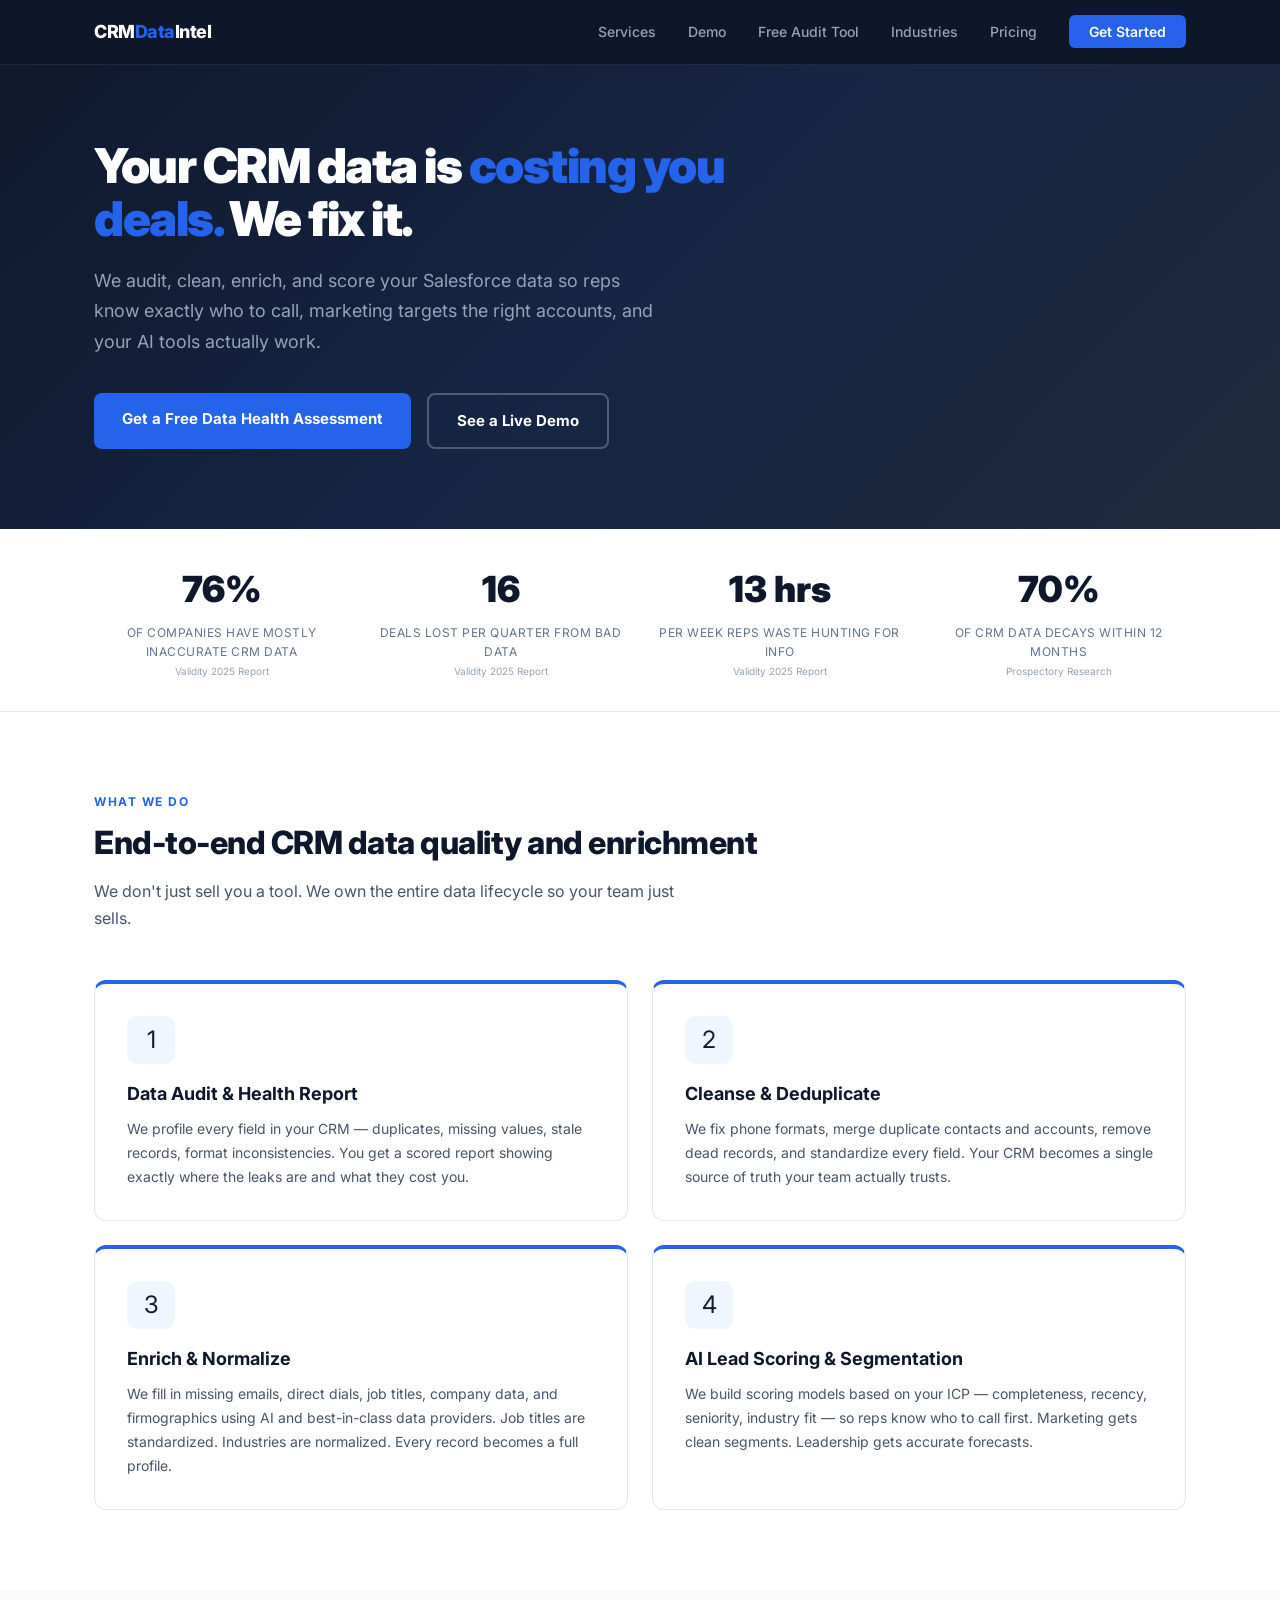
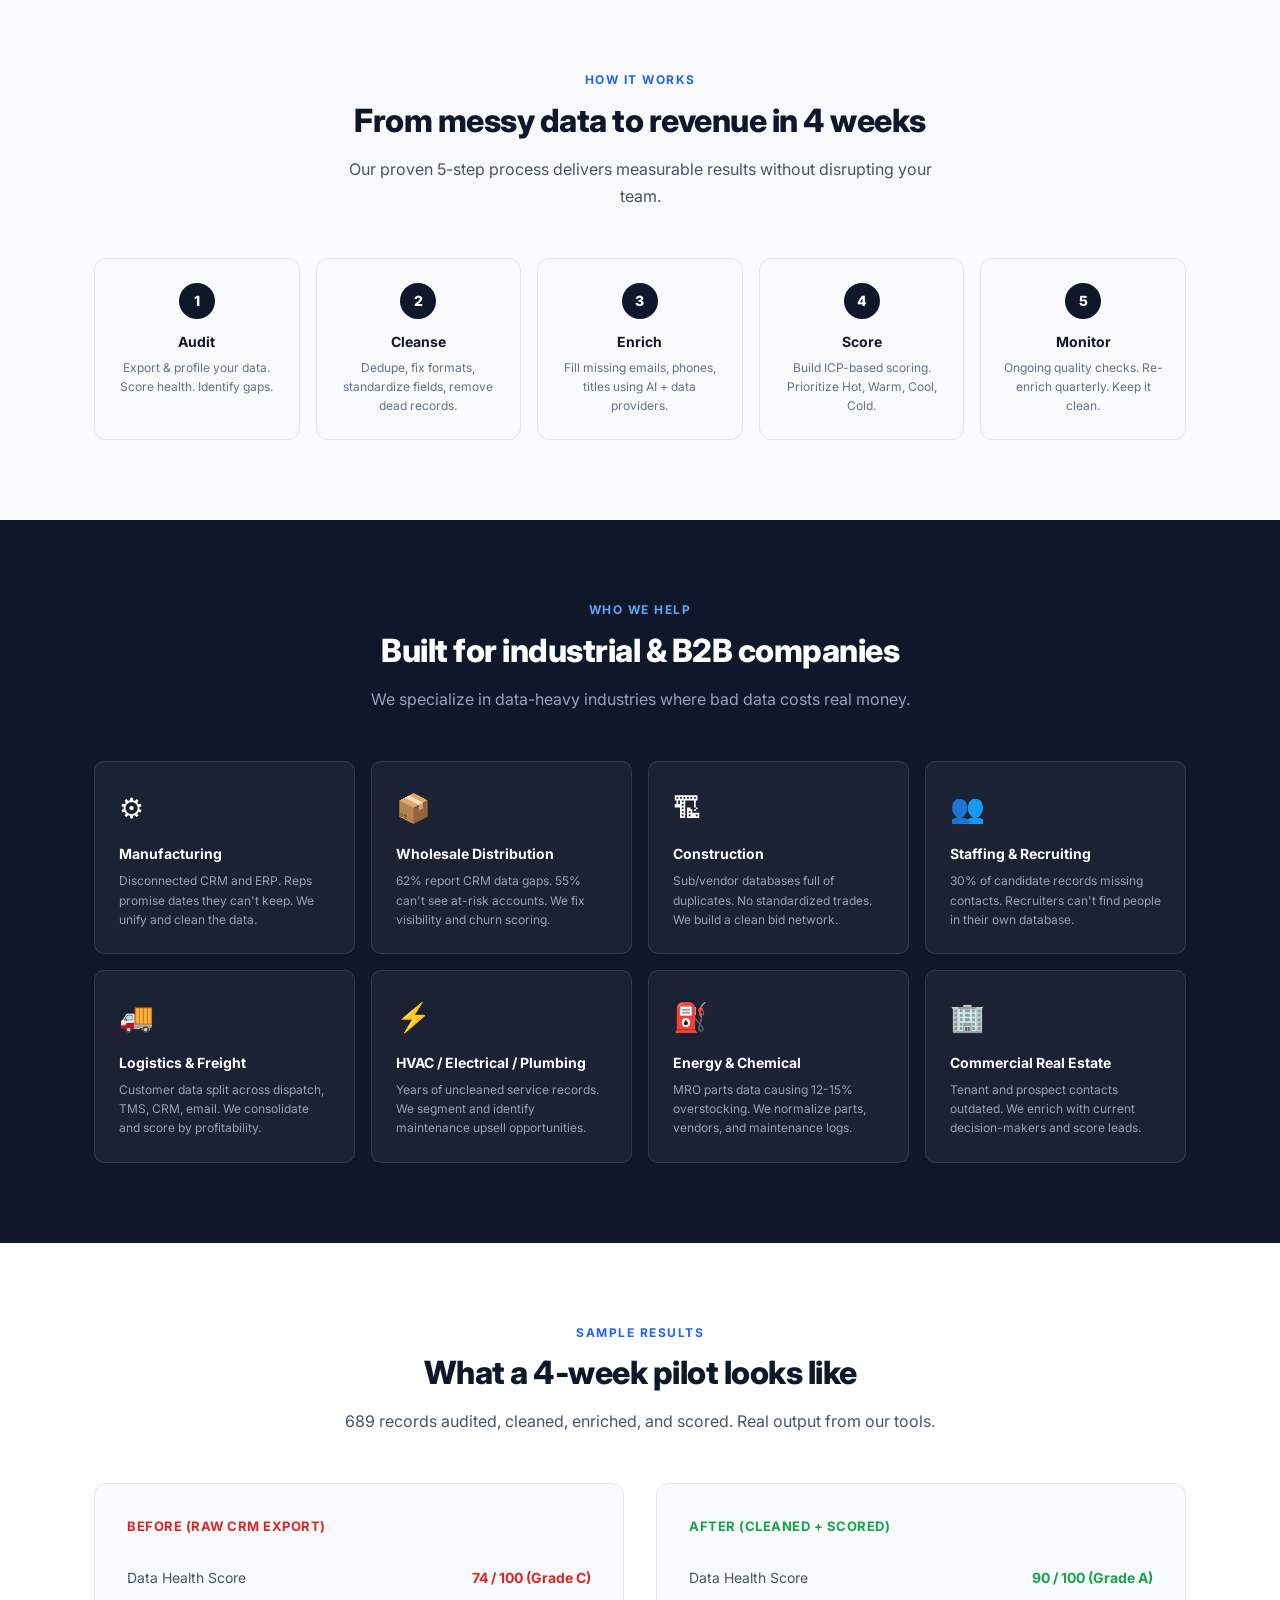
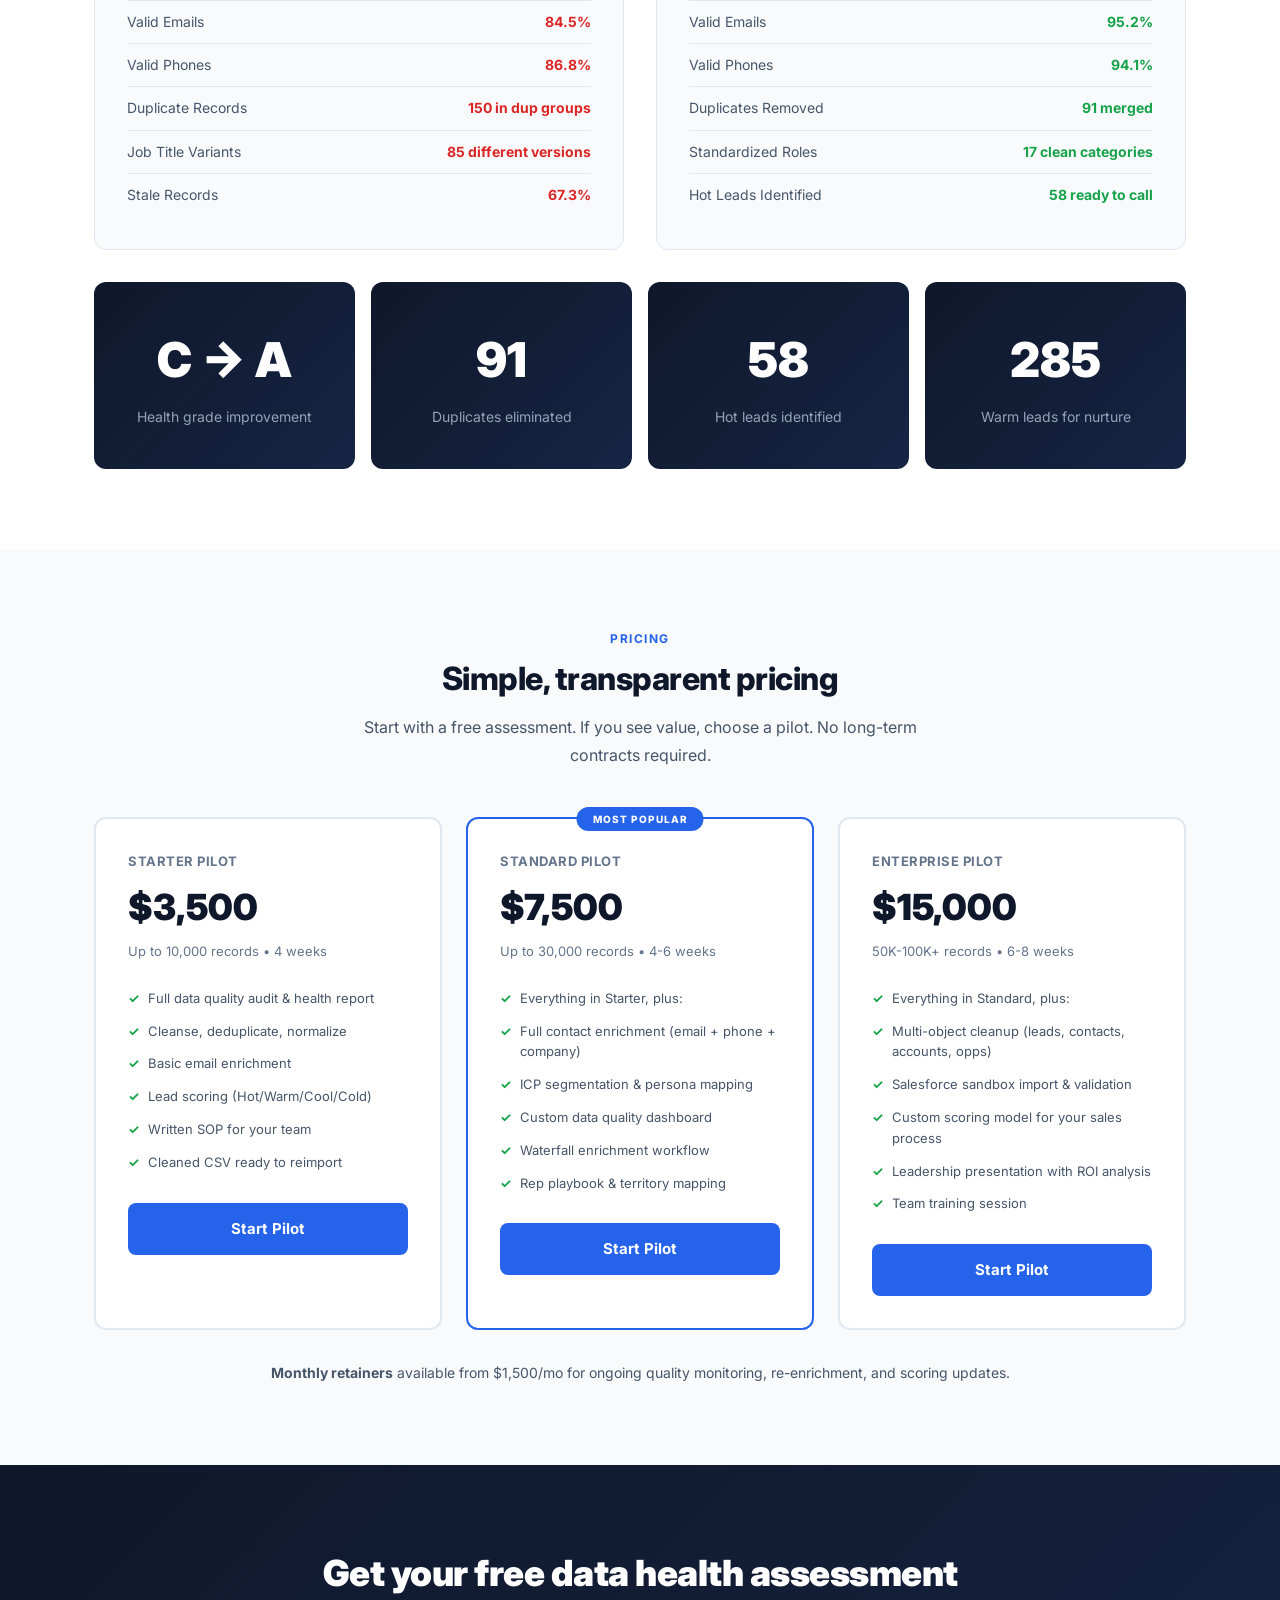
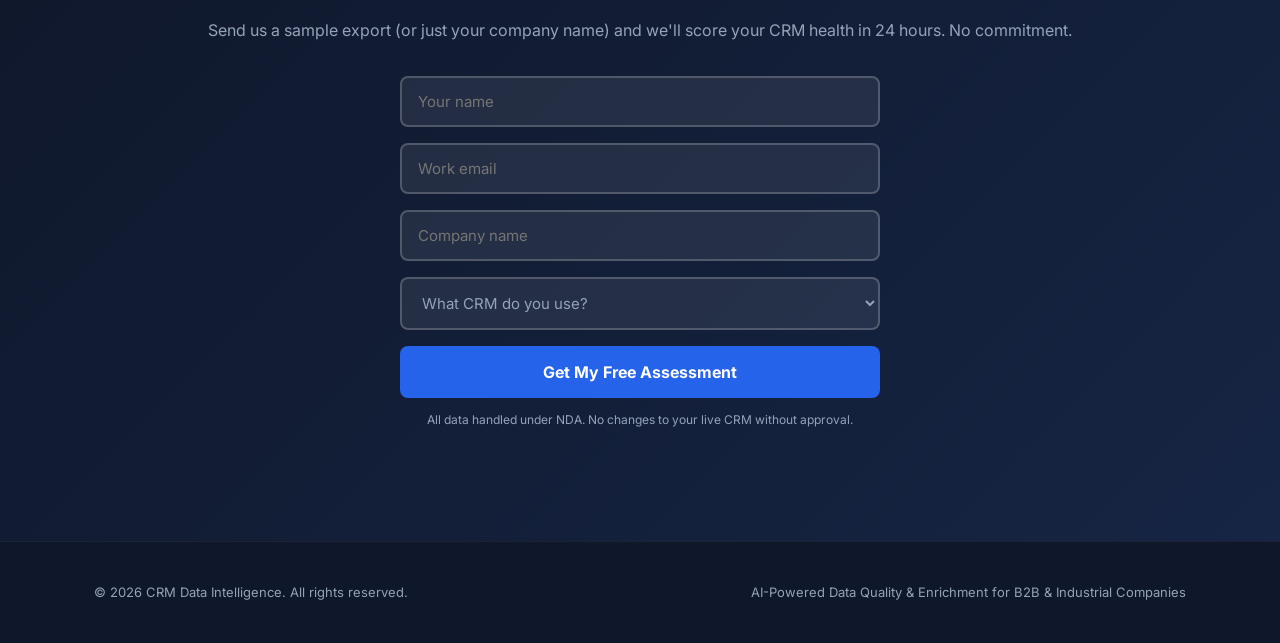
<file: site/index.html>
<!DOCTYPE html>
<html lang="en">
<head>
<meta charset="UTF-8">
<meta name="viewport" content="width=device-width, initial-scale=1.0">
<title>CRM Data Intelligence — AI-Powered Data Quality for B2B &amp; Industrial Companies</title>
<meta name="description" content="We clean, enrich, and score your CRM data so your sales team sells from reality, not garbage. Free data health assessment for Salesforce teams.">
<link rel="stylesheet" href="css/style.css">
</head>
<body>

<!-- NAV -->
<nav>
  <div class="container">
    <a href="index.html" class="nav-brand">CRM<span>Data</span>Intel</a>
    <ul class="nav-links">
      <li><a href="#services">Services</a></li>
      <li><a href="pages/demo.html">Demo</a></li>
      <li><a href="pages/audit-tool.html">Free Audit Tool</a></li>
      <li><a href="#industries">Industries</a></li>
      <li><a href="#pricing">Pricing</a></li>
      <li><a href="pages/start.html" class="nav-cta">Get Started</a></li>
    </ul>
  </div>
</nav>

<!-- HERO -->
<section class="hero">
  <div class="container">
    <h1>Your CRM data is <span class="accent">costing you deals.</span> We fix it.</h1>
    <p class="subtitle">
      We audit, clean, enrich, and score your Salesforce data so reps know exactly who to call,
      marketing targets the right accounts, and your AI tools actually work.
    </p>
    <div class="hero-cta">
      <a href="#contact" class="btn btn-primary">Get a Free Data Health Assessment</a>
      <a href="pages/demo.html" class="btn btn-outline">See a Live Demo</a>
    </div>
  </div>
</section>

<!-- STATS -->
<section class="stats-bar">
  <div class="container">
    <div class="stats-grid">
      <div class="stat">
        <div class="stat-num">76%</div>
        <div class="stat-label">of companies have mostly inaccurate CRM data</div>
        <div class="stat-source">Validity 2025 Report</div>
      </div>
      <div class="stat">
        <div class="stat-num">16</div>
        <div class="stat-label">deals lost per quarter from bad data</div>
        <div class="stat-source">Validity 2025 Report</div>
      </div>
      <div class="stat">
        <div class="stat-num">13 hrs</div>
        <div class="stat-label">per week reps waste hunting for info</div>
        <div class="stat-source">Validity 2025 Report</div>
      </div>
      <div class="stat">
        <div class="stat-num">70%</div>
        <div class="stat-label">of CRM data decays within 12 months</div>
        <div class="stat-source">Prospectory Research</div>
      </div>
    </div>
  </div>
</section>

<!-- SERVICES -->
<section id="services">
  <div class="container">
    <div class="section-label">What We Do</div>
    <h2 class="section-title">End-to-end CRM data quality and enrichment</h2>
    <p class="section-subtitle">We don't just sell you a tool. We own the entire data lifecycle so your team just sells.</p>

    <div class="services-grid">
      <div class="service-card">
        <div class="icon">1</div>
        <h3>Data Audit &amp; Health Report</h3>
        <p>We profile every field in your CRM — duplicates, missing values, stale records, format inconsistencies. You get a scored report showing exactly where the leaks are and what they cost you.</p>
      </div>
      <div class="service-card">
        <div class="icon">2</div>
        <h3>Cleanse &amp; Deduplicate</h3>
        <p>We fix phone formats, merge duplicate contacts and accounts, remove dead records, and standardize every field. Your CRM becomes a single source of truth your team actually trusts.</p>
      </div>
      <div class="service-card">
        <div class="icon">3</div>
        <h3>Enrich &amp; Normalize</h3>
        <p>We fill in missing emails, direct dials, job titles, company data, and firmographics using AI and best-in-class data providers. Job titles are standardized. Industries are normalized. Every record becomes a full profile.</p>
      </div>
      <div class="service-card">
        <div class="icon">4</div>
        <h3>AI Lead Scoring &amp; Segmentation</h3>
        <p>We build scoring models based on your ICP — completeness, recency, seniority, industry fit — so reps know who to call first. Marketing gets clean segments. Leadership gets accurate forecasts.</p>
      </div>
    </div>
  </div>
</section>

<!-- PROCESS -->
<section id="process" style="background: var(--bg);">
  <div class="container">
    <div class="text-center">
      <div class="section-label">How It Works</div>
      <h2 class="section-title">From messy data to revenue in 4 weeks</h2>
      <p class="section-subtitle center">Our proven 5-step process delivers measurable results without disrupting your team.</p>
    </div>

    <div class="process-grid">
      <div class="process-step">
        <div class="step-num">1</div>
        <h4>Audit</h4>
        <p>Export &amp; profile your data. Score health. Identify gaps.</p>
      </div>
      <div class="process-step">
        <div class="step-num">2</div>
        <h4>Cleanse</h4>
        <p>Dedupe, fix formats, standardize fields, remove dead records.</p>
      </div>
      <div class="process-step">
        <div class="step-num">3</div>
        <h4>Enrich</h4>
        <p>Fill missing emails, phones, titles using AI + data providers.</p>
      </div>
      <div class="process-step">
        <div class="step-num">4</div>
        <h4>Score</h4>
        <p>Build ICP-based scoring. Prioritize Hot, Warm, Cool, Cold.</p>
      </div>
      <div class="process-step">
        <div class="step-num">5</div>
        <h4>Monitor</h4>
        <p>Ongoing quality checks. Re-enrich quarterly. Keep it clean.</p>
      </div>
    </div>
  </div>
</section>

<!-- INDUSTRIES -->
<section id="industries" class="industries">
  <div class="container">
    <div class="text-center">
      <div class="section-label">Who We Help</div>
      <h2 class="section-title">Built for industrial &amp; B2B companies</h2>
      <p class="section-subtitle center">We specialize in data-heavy industries where bad data costs real money.</p>
    </div>

    <div class="industries-grid">
      <div class="industry-card">
        <div class="ind-icon">&#9881;</div>
        <h4>Manufacturing</h4>
        <p>Disconnected CRM and ERP. Reps promise dates they can't keep. We unify and clean the data.</p>
      </div>
      <div class="industry-card">
        <div class="ind-icon">&#128230;</div>
        <h4>Wholesale Distribution</h4>
        <p>62% report CRM data gaps. 55% can't see at-risk accounts. We fix visibility and churn scoring.</p>
      </div>
      <div class="industry-card">
        <div class="ind-icon">&#127959;</div>
        <h4>Construction</h4>
        <p>Sub/vendor databases full of duplicates. No standardized trades. We build a clean bid network.</p>
      </div>
      <div class="industry-card">
        <div class="ind-icon">&#128101;</div>
        <h4>Staffing &amp; Recruiting</h4>
        <p>30% of candidate records missing contacts. Recruiters can't find people in their own database.</p>
      </div>
      <div class="industry-card">
        <div class="ind-icon">&#128666;</div>
        <h4>Logistics &amp; Freight</h4>
        <p>Customer data split across dispatch, TMS, CRM, email. We consolidate and score by profitability.</p>
      </div>
      <div class="industry-card">
        <div class="ind-icon">&#9889;</div>
        <h4>HVAC / Electrical / Plumbing</h4>
        <p>Years of uncleaned service records. We segment and identify maintenance upsell opportunities.</p>
      </div>
      <div class="industry-card">
        <div class="ind-icon">&#9981;</div>
        <h4>Energy &amp; Chemical</h4>
        <p>MRO parts data causing 12-15% overstocking. We normalize parts, vendors, and maintenance logs.</p>
      </div>
      <div class="industry-card">
        <div class="ind-icon">&#127970;</div>
        <h4>Commercial Real Estate</h4>
        <p>Tenant and prospect contacts outdated. We enrich with current decision-makers and score leads.</p>
      </div>
    </div>
  </div>
</section>

<!-- RESULTS -->
<section id="results">
  <div class="container">
    <div class="text-center">
      <div class="section-label">Sample Results</div>
      <h2 class="section-title">What a 4-week pilot looks like</h2>
      <p class="section-subtitle center">689 records audited, cleaned, enriched, and scored. Real output from our tools.</p>
    </div>

    <div class="results-grid" style="margin-bottom: 32px;">
      <div class="result-card before">
        <h4>Before (raw CRM export)</h4>
        <div class="metric-row"><span class="label">Data Health Score</span><span class="value bad">74 / 100 (Grade C)</span></div>
        <div class="metric-row"><span class="label">Valid Emails</span><span class="value bad">84.5%</span></div>
        <div class="metric-row"><span class="label">Valid Phones</span><span class="value bad">86.8%</span></div>
        <div class="metric-row"><span class="label">Duplicate Records</span><span class="value bad">150 in dup groups</span></div>
        <div class="metric-row"><span class="label">Job Title Variants</span><span class="value bad">85 different versions</span></div>
        <div class="metric-row"><span class="label">Stale Records</span><span class="value bad">67.3%</span></div>
      </div>
      <div class="result-card after">
        <h4>After (cleaned + scored)</h4>
        <div class="metric-row"><span class="label">Data Health Score</span><span class="value good">90 / 100 (Grade A)</span></div>
        <div class="metric-row"><span class="label">Valid Emails</span><span class="value good">95.2%</span></div>
        <div class="metric-row"><span class="label">Valid Phones</span><span class="value good">94.1%</span></div>
        <div class="metric-row"><span class="label">Duplicates Removed</span><span class="value good">91 merged</span></div>
        <div class="metric-row"><span class="label">Standardized Roles</span><span class="value good">17 clean categories</span></div>
        <div class="metric-row"><span class="label">Hot Leads Identified</span><span class="value good">58 ready to call</span></div>
      </div>
    </div>

    <div style="display: grid; grid-template-columns: repeat(4, 1fr); gap: 16px;">
      <div class="big-result">
        <div class="big-num" style="font-size: 48px;">C &rarr; A</div>
        <div class="big-label">Health grade improvement</div>
      </div>
      <div class="big-result">
        <div class="big-num" style="font-size: 48px;">91</div>
        <div class="big-label">Duplicates eliminated</div>
      </div>
      <div class="big-result">
        <div class="big-num" style="font-size: 48px;">58</div>
        <div class="big-label">Hot leads identified</div>
      </div>
      <div class="big-result">
        <div class="big-num" style="font-size: 48px;">285</div>
        <div class="big-label">Warm leads for nurture</div>
      </div>
    </div>
  </div>
</section>

<!-- PRICING -->
<section id="pricing" style="background: var(--bg);">
  <div class="container">
    <div class="text-center">
      <div class="section-label">Pricing</div>
      <h2 class="section-title">Simple, transparent pricing</h2>
      <p class="section-subtitle center">Start with a free assessment. If you see value, choose a pilot. No long-term contracts required.</p>
    </div>

    <div class="pricing-grid">
      <div class="price-card">
        <div class="tier-name">Starter Pilot</div>
        <div class="price">$3,500</div>
        <div class="price-note">Up to 10,000 records &bull; 4 weeks</div>
        <ul>
          <li>Full data quality audit &amp; health report</li>
          <li>Cleanse, deduplicate, normalize</li>
          <li>Basic email enrichment</li>
          <li>Lead scoring (Hot/Warm/Cool/Cold)</li>
          <li>Written SOP for your team</li>
          <li>Cleaned CSV ready to reimport</li>
        </ul>
        <a href="#contact" class="btn btn-primary">Start Pilot</a>
      </div>

      <div class="price-card featured">
        <div class="tier-name">Standard Pilot</div>
        <div class="price">$7,500</div>
        <div class="price-note">Up to 30,000 records &bull; 4-6 weeks</div>
        <ul>
          <li>Everything in Starter, plus:</li>
          <li>Full contact enrichment (email + phone + company)</li>
          <li>ICP segmentation &amp; persona mapping</li>
          <li>Custom data quality dashboard</li>
          <li>Waterfall enrichment workflow</li>
          <li>Rep playbook &amp; territory mapping</li>
        </ul>
        <a href="#contact" class="btn btn-primary">Start Pilot</a>
      </div>

      <div class="price-card">
        <div class="tier-name">Enterprise Pilot</div>
        <div class="price">$15,000</div>
        <div class="price-note">50K-100K+ records &bull; 6-8 weeks</div>
        <ul>
          <li>Everything in Standard, plus:</li>
          <li>Multi-object cleanup (leads, contacts, accounts, opps)</li>
          <li>Salesforce sandbox import &amp; validation</li>
          <li>Custom scoring model for your sales process</li>
          <li>Leadership presentation with ROI analysis</li>
          <li>Team training session</li>
        </ul>
        <a href="#contact" class="btn btn-primary">Start Pilot</a>
      </div>
    </div>

    <div style="text-align: center; margin-top: 32px;">
      <p style="font-size: 14px; color: var(--slate);">
        <strong>Monthly retainers</strong> available from $1,500/mo for ongoing quality monitoring, re-enrichment, and scoring updates.
      </p>
    </div>
  </div>
</section>

<!-- CTA / CONTACT -->
<section id="contact" class="cta-section">
  <div class="container">
    <h2>Get your free data health assessment</h2>
    <p>Send us a sample export (or just your company name) and we'll score your CRM health in 24 hours. No commitment.</p>
    <div style="max-width: 480px; margin: 0 auto; text-align: left;">
      <form action="#" method="POST" style="display: grid; gap: 16px;">
        <input type="text" name="name" placeholder="Your name" required style="padding: 14px 16px; border: 2px solid rgba(255,255,255,0.2); border-radius: 8px; background: rgba(255,255,255,0.08); color: #fff; font-size: 15px; font-family: inherit;">
        <input type="email" name="email" placeholder="Work email" required style="padding: 14px 16px; border: 2px solid rgba(255,255,255,0.2); border-radius: 8px; background: rgba(255,255,255,0.08); color: #fff; font-size: 15px; font-family: inherit;">
        <input type="text" name="company" placeholder="Company name" style="padding: 14px 16px; border: 2px solid rgba(255,255,255,0.2); border-radius: 8px; background: rgba(255,255,255,0.08); color: #fff; font-size: 15px; font-family: inherit;">
        <select name="crm" style="padding: 14px 16px; border: 2px solid rgba(255,255,255,0.2); border-radius: 8px; background: rgba(255,255,255,0.08); color: #94a3b8; font-size: 15px; font-family: inherit;">
          <option value="">What CRM do you use?</option>
          <option value="salesforce">Salesforce</option>
          <option value="hubspot">HubSpot</option>
          <option value="other">Other</option>
          <option value="none">Not sure / None</option>
        </select>
        <button type="submit" class="btn btn-primary" style="font-family: inherit; font-size: 16px; padding: 16px;">Get My Free Assessment</button>
      </form>
      <p style="font-size: 12px; color: var(--gray); text-align: center; margin-top: 12px;">All data handled under NDA. No changes to your live CRM without approval.</p>
    </div>
  </div>
</section>

<!-- FOOTER -->
<footer>
  <div class="container">
    <div class="footer-content">
      <span>&copy; 2026 CRM Data Intelligence. All rights reserved.</span>
      <span>AI-Powered Data Quality &amp; Enrichment for B2B &amp; Industrial Companies</span>
    </div>
  </div>
</footer>

</body>
</html>
</file>
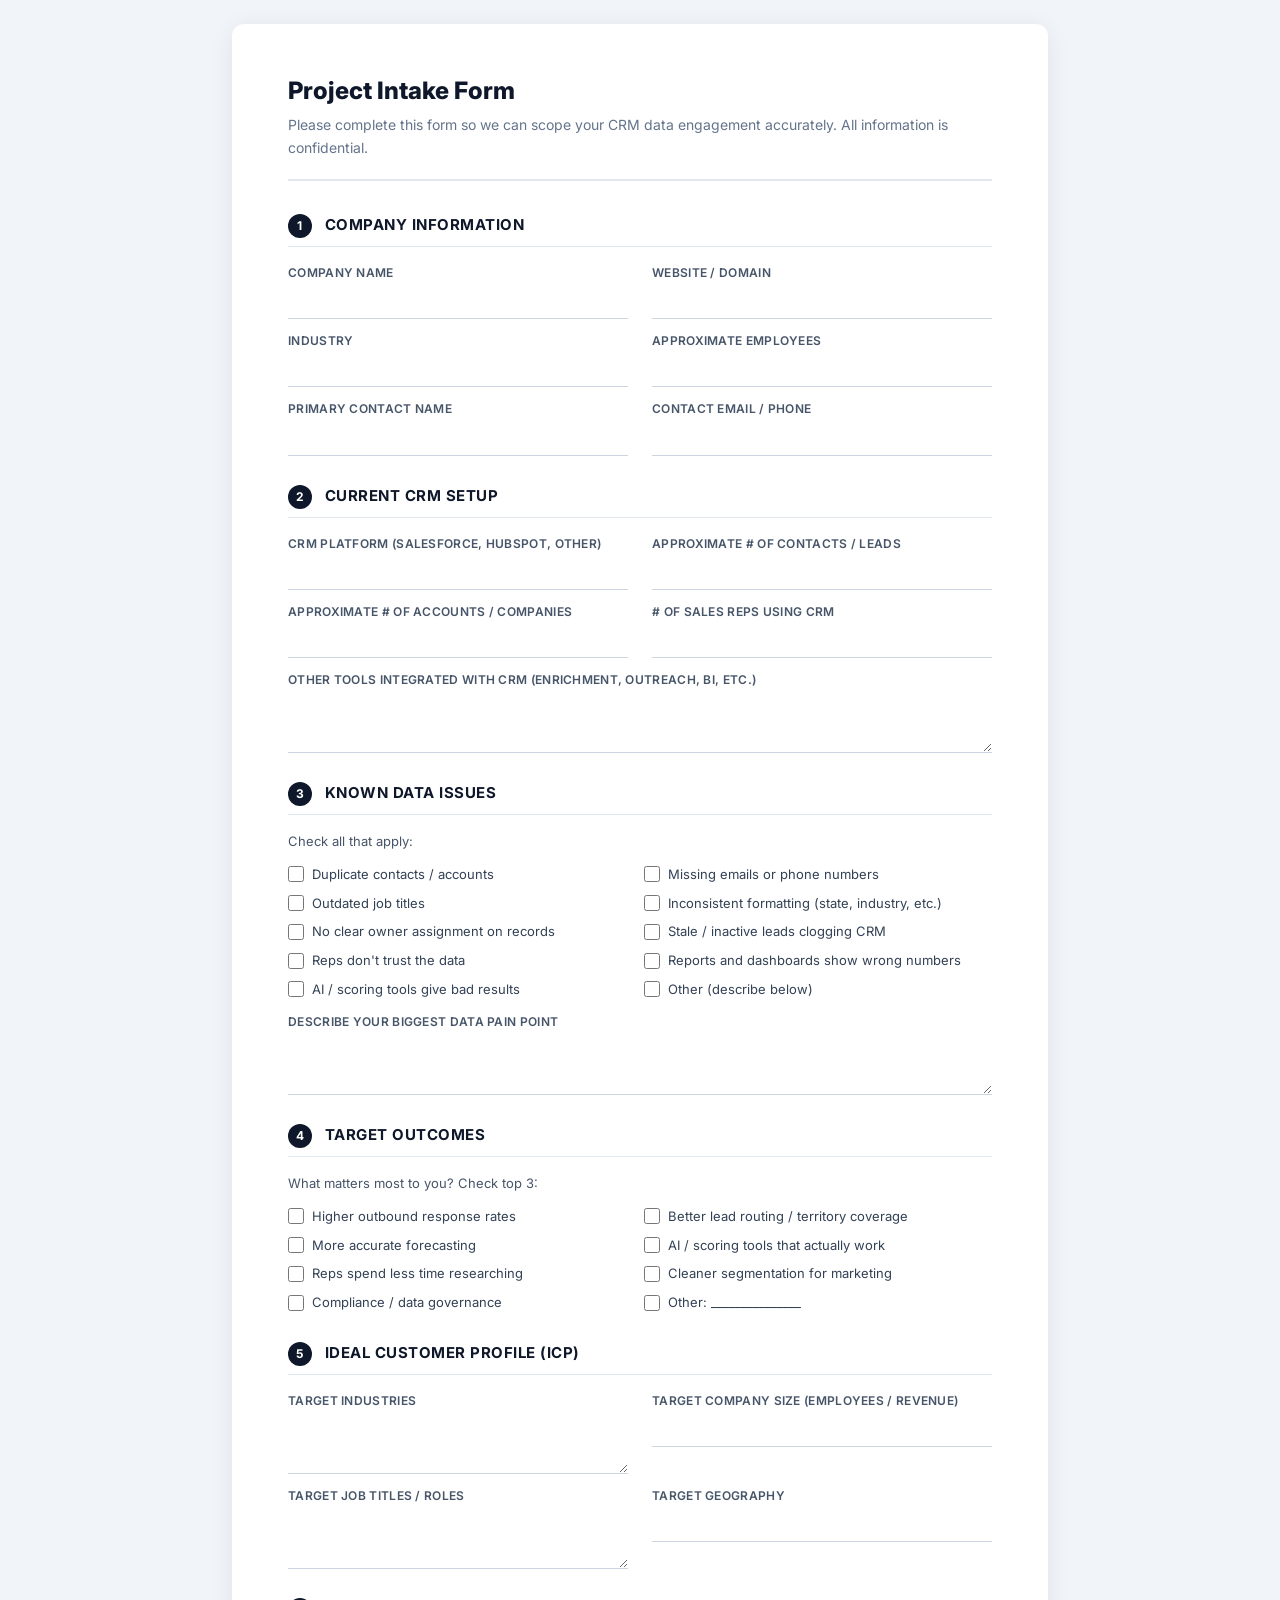
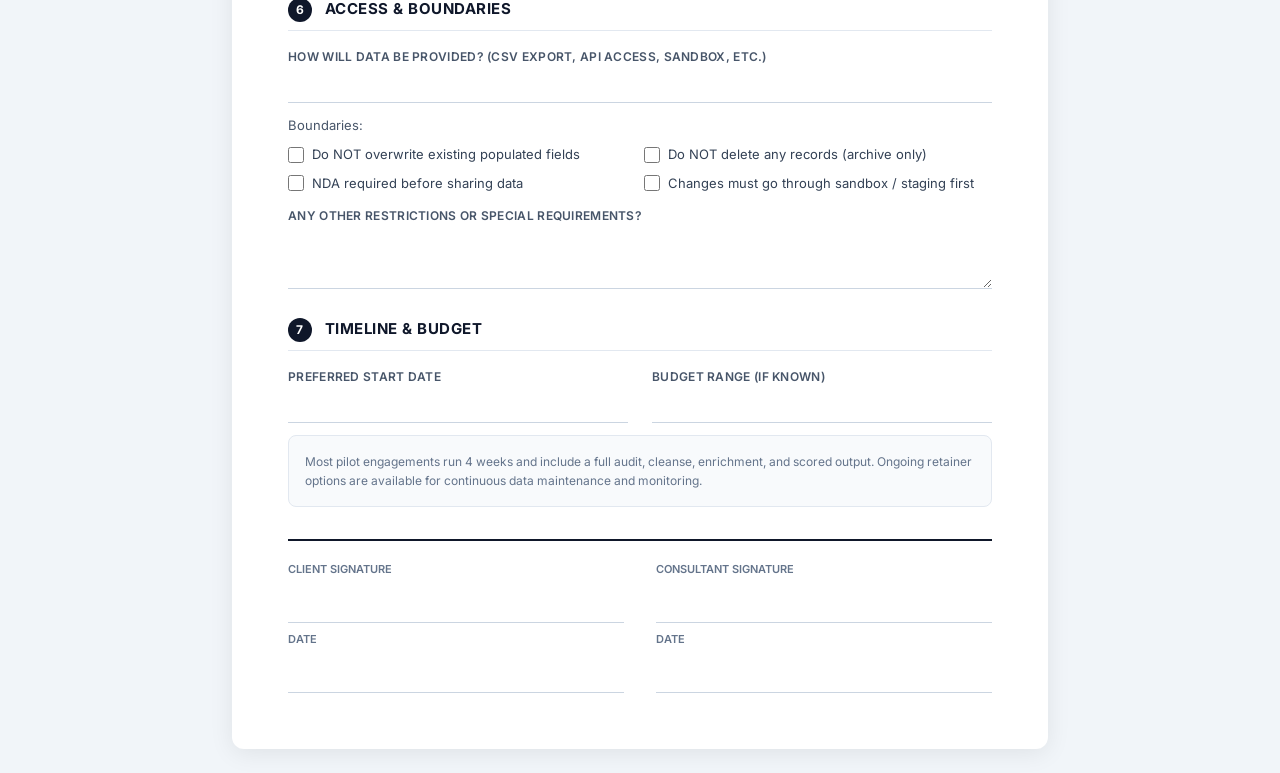
<file: pitch/intake-form.html>
<!DOCTYPE html>
<html lang="en">
<head>
<meta charset="UTF-8">
<meta name="viewport" content="width=device-width, initial-scale=1.0">
<title>Project Intake Form — CRM Data Intelligence</title>
<style>
  @import url('https://fonts.googleapis.com/css2?family=Inter:wght@400;500;600;700;800&display=swap');

  * { margin: 0; padding: 0; box-sizing: border-box; }

  body {
    font-family: 'Inter', -apple-system, sans-serif;
    color: #1a1a2e;
    background: #f1f5f9;
    line-height: 1.6;
  }

  @media print {
    body { background: #fff; font-size: 11pt; }
    .page { box-shadow: none; }
  }

  .page {
    max-width: 8.5in;
    margin: 24px auto;
    padding: 48px 56px;
    background: #fff;
    border-radius: 12px;
    box-shadow: 0 4px 24px rgba(0,0,0,0.08);
  }

  h1 {
    font-size: 24px;
    font-weight: 800;
    color: #0f172a;
    margin-bottom: 4px;
  }

  .subtitle {
    color: #64748b;
    font-size: 14px;
    margin-bottom: 32px;
    padding-bottom: 20px;
    border-bottom: 2px solid #e2e8f0;
  }

  .section {
    margin-bottom: 28px;
  }

  .section h2 {
    font-size: 15px;
    font-weight: 700;
    color: #0f172a;
    text-transform: uppercase;
    letter-spacing: 0.5px;
    margin-bottom: 16px;
    padding-bottom: 8px;
    border-bottom: 1px solid #e2e8f0;
  }

  .section h2 .num {
    display: inline-block;
    width: 24px;
    height: 24px;
    line-height: 24px;
    text-align: center;
    background: #0f172a;
    color: #fff;
    border-radius: 50%;
    font-size: 12px;
    margin-right: 8px;
    vertical-align: middle;
  }

  .field-group {
    display: grid;
    grid-template-columns: 1fr 1fr;
    gap: 12px 24px;
    margin-bottom: 12px;
  }

  .field-group.full { grid-template-columns: 1fr; }

  .field label {
    display: block;
    font-size: 12px;
    font-weight: 600;
    color: #475569;
    margin-bottom: 4px;
    text-transform: uppercase;
    letter-spacing: 0.3px;
  }

  .field .line {
    display: block;
    width: 100%;
    border: none;
    border-bottom: 1.5px solid #cbd5e1;
    padding: 8px 0;
    font-size: 14px;
    color: #1a1a2e;
    background: transparent;
    min-height: 32px;
  }

  .field textarea.line {
    min-height: 60px;
    resize: vertical;
  }

  .checklist {
    display: grid;
    grid-template-columns: 1fr 1fr;
    gap: 8px;
  }

  .checklist label {
    display: flex;
    align-items: center;
    gap: 8px;
    font-size: 13px;
    color: #334155;
    cursor: pointer;
  }

  .checklist input[type="checkbox"] {
    width: 16px;
    height: 16px;
    accent-color: #2563eb;
  }

  .note-box {
    background: #f8fafc;
    border: 1px solid #e2e8f0;
    border-radius: 8px;
    padding: 16px;
    font-size: 12px;
    color: #64748b;
    margin-top: 8px;
  }

  .sig-section {
    display: grid;
    grid-template-columns: 1fr 1fr;
    gap: 32px;
    margin-top: 32px;
    padding-top: 20px;
    border-top: 2px solid #0f172a;
  }

  .sig-block label {
    display: block;
    font-size: 11px;
    font-weight: 600;
    color: #64748b;
    text-transform: uppercase;
    margin-bottom: 4px;
  }

  .sig-block .sig-line {
    border-bottom: 1.5px solid #cbd5e1;
    height: 40px;
    margin-bottom: 8px;
  }
</style>
</head>
<body>
<div class="page">

  <h1>Project Intake Form</h1>
  <p class="subtitle">Please complete this form so we can scope your CRM data engagement accurately. All information is confidential.</p>

  <div class="section">
    <h2><span class="num">1</span> Company Information</h2>
    <div class="field-group">
      <div class="field">
        <label>Company Name</label>
        <input type="text" class="line">
      </div>
      <div class="field">
        <label>Website / Domain</label>
        <input type="text" class="line">
      </div>
      <div class="field">
        <label>Industry</label>
        <input type="text" class="line">
      </div>
      <div class="field">
        <label>Approximate Employees</label>
        <input type="text" class="line">
      </div>
      <div class="field">
        <label>Primary Contact Name</label>
        <input type="text" class="line">
      </div>
      <div class="field">
        <label>Contact Email / Phone</label>
        <input type="text" class="line">
      </div>
    </div>
  </div>

  <div class="section">
    <h2><span class="num">2</span> Current CRM Setup</h2>
    <div class="field-group">
      <div class="field">
        <label>CRM Platform (Salesforce, HubSpot, other)</label>
        <input type="text" class="line">
      </div>
      <div class="field">
        <label>Approximate # of Contacts / Leads</label>
        <input type="text" class="line">
      </div>
      <div class="field">
        <label>Approximate # of Accounts / Companies</label>
        <input type="text" class="line">
      </div>
      <div class="field">
        <label># of Sales Reps Using CRM</label>
        <input type="text" class="line">
      </div>
    </div>
    <div class="field-group full">
      <div class="field">
        <label>Other tools integrated with CRM (enrichment, outreach, BI, etc.)</label>
        <textarea class="line"></textarea>
      </div>
    </div>
  </div>

  <div class="section">
    <h2><span class="num">3</span> Known Data Issues</h2>
    <p style="font-size: 13px; color: #475569; margin-bottom: 12px;">Check all that apply:</p>
    <div class="checklist">
      <label><input type="checkbox"> Duplicate contacts / accounts</label>
      <label><input type="checkbox"> Missing emails or phone numbers</label>
      <label><input type="checkbox"> Outdated job titles</label>
      <label><input type="checkbox"> Inconsistent formatting (state, industry, etc.)</label>
      <label><input type="checkbox"> No clear owner assignment on records</label>
      <label><input type="checkbox"> Stale / inactive leads clogging CRM</label>
      <label><input type="checkbox"> Reps don't trust the data</label>
      <label><input type="checkbox"> Reports and dashboards show wrong numbers</label>
      <label><input type="checkbox"> AI / scoring tools give bad results</label>
      <label><input type="checkbox"> Other (describe below)</label>
    </div>
    <div class="field-group full" style="margin-top: 12px;">
      <div class="field">
        <label>Describe your biggest data pain point</label>
        <textarea class="line"></textarea>
      </div>
    </div>
  </div>

  <div class="section">
    <h2><span class="num">4</span> Target Outcomes</h2>
    <p style="font-size: 13px; color: #475569; margin-bottom: 12px;">What matters most to you? Check top 3:</p>
    <div class="checklist">
      <label><input type="checkbox"> Higher outbound response rates</label>
      <label><input type="checkbox"> Better lead routing / territory coverage</label>
      <label><input type="checkbox"> More accurate forecasting</label>
      <label><input type="checkbox"> AI / scoring tools that actually work</label>
      <label><input type="checkbox"> Reps spend less time researching</label>
      <label><input type="checkbox"> Cleaner segmentation for marketing</label>
      <label><input type="checkbox"> Compliance / data governance</label>
      <label><input type="checkbox"> Other: _______________</label>
    </div>
  </div>

  <div class="section">
    <h2><span class="num">5</span> Ideal Customer Profile (ICP)</h2>
    <div class="field-group">
      <div class="field">
        <label>Target industries</label>
        <textarea class="line"></textarea>
      </div>
      <div class="field">
        <label>Target company size (employees / revenue)</label>
        <input type="text" class="line">
      </div>
      <div class="field">
        <label>Target job titles / roles</label>
        <textarea class="line"></textarea>
      </div>
      <div class="field">
        <label>Target geography</label>
        <input type="text" class="line">
      </div>
    </div>
  </div>

  <div class="section">
    <h2><span class="num">6</span> Access &amp; Boundaries</h2>
    <div class="field-group full">
      <div class="field">
        <label>How will data be provided? (CSV export, API access, sandbox, etc.)</label>
        <input type="text" class="line">
      </div>
    </div>
    <p style="font-size: 13px; color: #475569; margin: 12px 0 8px;">Boundaries:</p>
    <div class="checklist">
      <label><input type="checkbox"> Do NOT overwrite existing populated fields</label>
      <label><input type="checkbox"> Do NOT delete any records (archive only)</label>
      <label><input type="checkbox"> NDA required before sharing data</label>
      <label><input type="checkbox"> Changes must go through sandbox / staging first</label>
    </div>
    <div class="field-group full" style="margin-top: 12px;">
      <div class="field">
        <label>Any other restrictions or special requirements?</label>
        <textarea class="line"></textarea>
      </div>
    </div>
  </div>

  <div class="section">
    <h2><span class="num">7</span> Timeline &amp; Budget</h2>
    <div class="field-group">
      <div class="field">
        <label>Preferred start date</label>
        <input type="text" class="line">
      </div>
      <div class="field">
        <label>Budget range (if known)</label>
        <input type="text" class="line">
      </div>
    </div>
    <div class="note-box">
      Most pilot engagements run 4 weeks and include a full audit, cleanse, enrichment, and scored output.
      Ongoing retainer options are available for continuous data maintenance and monitoring.
    </div>
  </div>

  <div class="sig-section">
    <div class="sig-block">
      <label>Client Signature</label>
      <div class="sig-line"></div>
      <label>Date</label>
      <div class="sig-line"></div>
    </div>
    <div class="sig-block">
      <label>Consultant Signature</label>
      <div class="sig-line"></div>
      <label>Date</label>
      <div class="sig-line"></div>
    </div>
  </div>

</div>
</body>
</html>
</file>
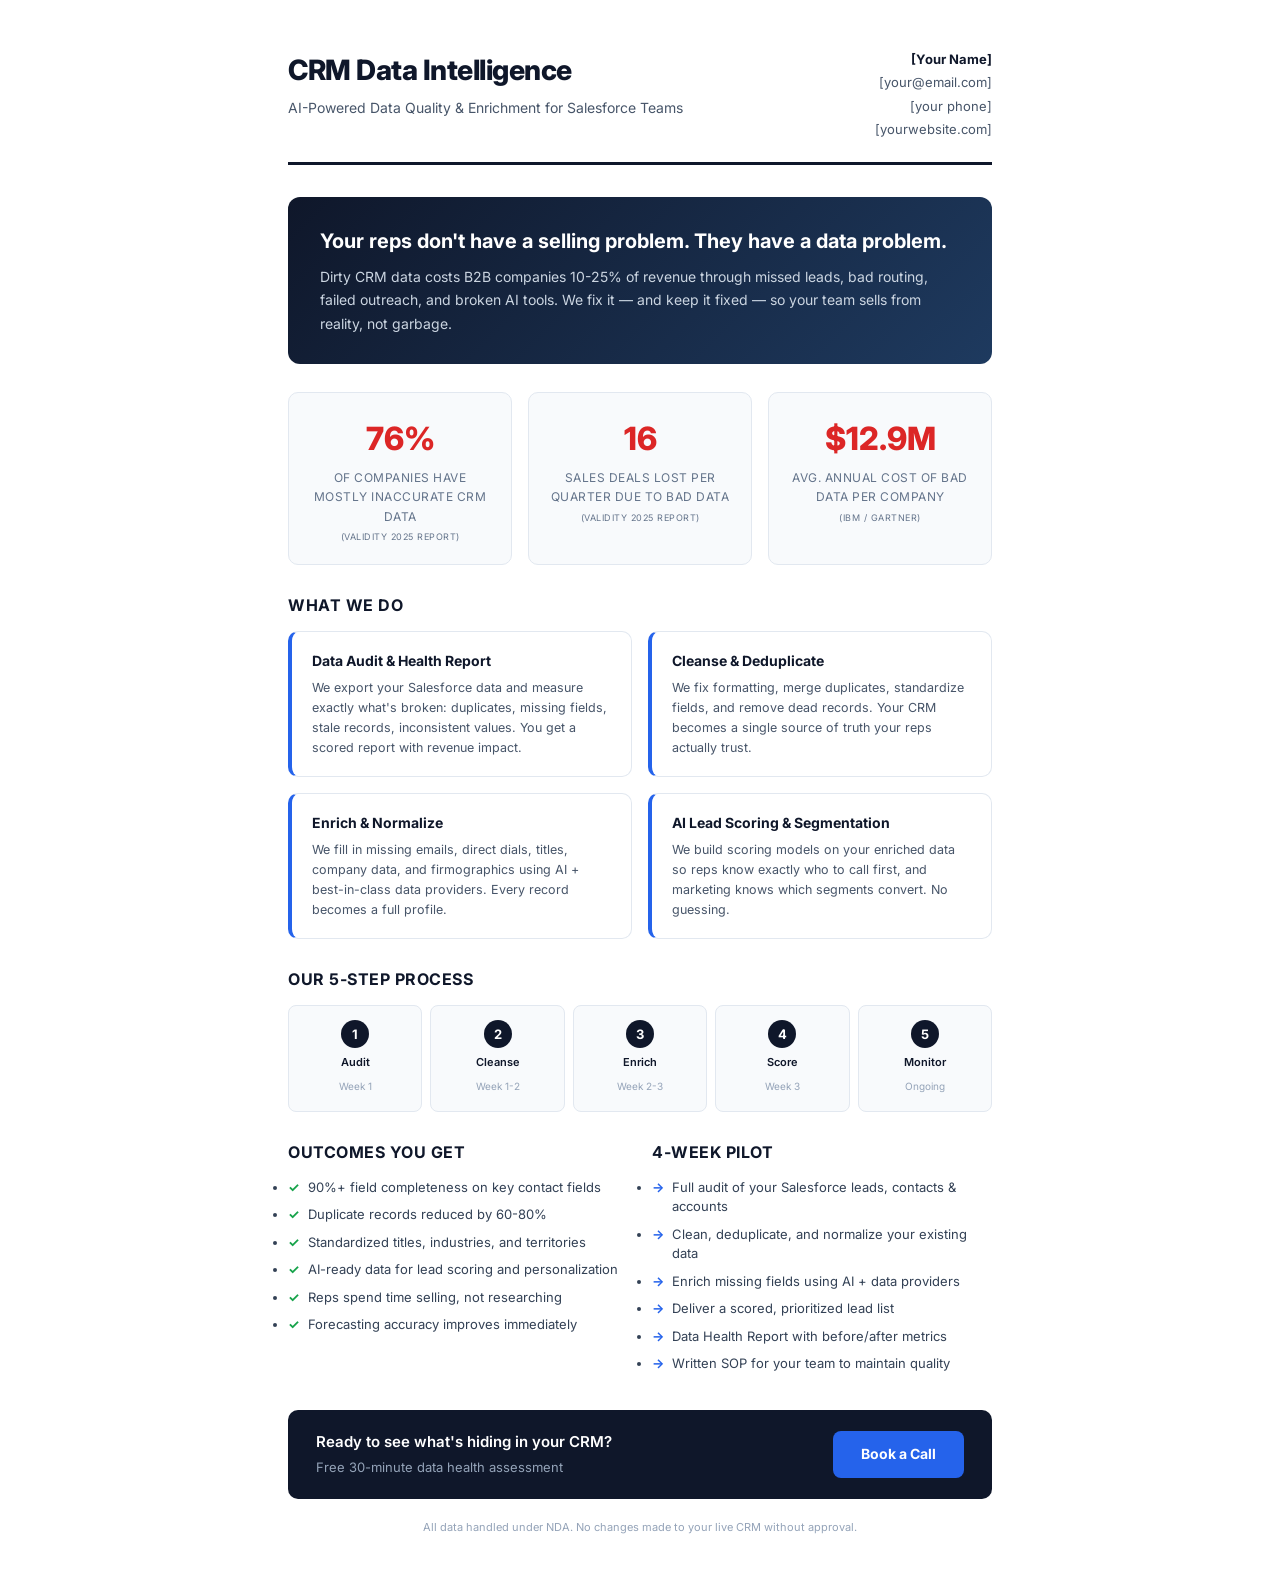
<file: pitch/services-sheet.html>
<!DOCTYPE html>
<html lang="en">
<head>
<meta charset="UTF-8">
<meta name="viewport" content="width=device-width, initial-scale=1.0">
<title>CRM Data Intelligence Services</title>
<style>
  @import url('https://fonts.googleapis.com/css2?family=Inter:wght@400;500;600;700;800&display=swap');

  * { margin: 0; padding: 0; box-sizing: border-box; }

  body {
    font-family: 'Inter', -apple-system, BlinkMacSystemFont, sans-serif;
    color: #1a1a2e;
    background: #fff;
    line-height: 1.6;
  }

  @media print {
    body { font-size: 11pt; }
    .page { box-shadow: none; padding: 0.5in; max-width: 100%; }
    .no-print { display: none; }
  }

  .page {
    max-width: 8.5in;
    margin: 0 auto;
    padding: 48px 56px;
    background: #fff;
  }

  .header {
    display: flex;
    justify-content: space-between;
    align-items: flex-start;
    margin-bottom: 32px;
    padding-bottom: 20px;
    border-bottom: 3px solid #0f172a;
  }

  .brand h1 {
    font-size: 28px;
    font-weight: 800;
    color: #0f172a;
    letter-spacing: -0.5px;
  }

  .brand p {
    font-size: 14px;
    color: #475569;
    margin-top: 4px;
  }

  .contact-info {
    text-align: right;
    font-size: 13px;
    color: #475569;
    line-height: 1.8;
  }

  .contact-info strong { color: #0f172a; }

  .hero {
    background: linear-gradient(135deg, #0f172a 0%, #1e3a5f 100%);
    color: #fff;
    padding: 28px 32px;
    border-radius: 12px;
    margin-bottom: 28px;
  }

  .hero h2 {
    font-size: 20px;
    font-weight: 700;
    margin-bottom: 8px;
  }

  .hero p {
    font-size: 14px;
    color: #cbd5e1;
    line-height: 1.7;
  }

  .stats-row {
    display: grid;
    grid-template-columns: repeat(3, 1fr);
    gap: 16px;
    margin-bottom: 28px;
  }

  .stat-card {
    background: #f8fafc;
    border: 1px solid #e2e8f0;
    border-radius: 10px;
    padding: 20px;
    text-align: center;
  }

  .stat-card .number {
    font-size: 32px;
    font-weight: 800;
    color: #dc2626;
  }

  .stat-card .label {
    font-size: 12px;
    color: #64748b;
    margin-top: 4px;
    text-transform: uppercase;
    letter-spacing: 0.5px;
  }

  h3 {
    font-size: 16px;
    font-weight: 700;
    color: #0f172a;
    margin-bottom: 12px;
    text-transform: uppercase;
    letter-spacing: 0.5px;
  }

  .services-grid {
    display: grid;
    grid-template-columns: repeat(2, 1fr);
    gap: 16px;
    margin-bottom: 28px;
  }

  .service-card {
    padding: 18px 20px;
    border: 1px solid #e2e8f0;
    border-radius: 10px;
    border-left: 4px solid #2563eb;
  }

  .service-card h4 {
    font-size: 14px;
    font-weight: 700;
    color: #0f172a;
    margin-bottom: 6px;
  }

  .service-card p {
    font-size: 12.5px;
    color: #475569;
    line-height: 1.6;
  }

  .process-section {
    margin-bottom: 28px;
  }

  .process-steps {
    display: grid;
    grid-template-columns: repeat(5, 1fr);
    gap: 8px;
  }

  .step {
    text-align: center;
    padding: 14px 8px;
    background: #f8fafc;
    border-radius: 8px;
    border: 1px solid #e2e8f0;
    position: relative;
  }

  .step .num {
    display: inline-block;
    width: 28px;
    height: 28px;
    line-height: 28px;
    background: #0f172a;
    color: #fff;
    border-radius: 50%;
    font-size: 13px;
    font-weight: 700;
    margin-bottom: 6px;
  }

  .step .step-title {
    font-size: 11px;
    font-weight: 600;
    color: #0f172a;
    display: block;
  }

  .step .step-time {
    font-size: 10px;
    color: #94a3b8;
  }

  .two-col {
    display: grid;
    grid-template-columns: 1fr 1fr;
    gap: 24px;
    margin-bottom: 28px;
  }

  .outcomes li, .pilot-details li {
    font-size: 13px;
    color: #334155;
    margin-bottom: 8px;
    padding-left: 20px;
    position: relative;
    line-height: 1.5;
  }

  .outcomes li::before {
    content: "✓";
    position: absolute;
    left: 0;
    color: #16a34a;
    font-weight: 700;
  }

  .pilot-details li::before {
    content: "→";
    position: absolute;
    left: 0;
    color: #2563eb;
    font-weight: 700;
  }

  .cta-bar {
    background: #0f172a;
    color: #fff;
    padding: 20px 28px;
    border-radius: 10px;
    display: flex;
    justify-content: space-between;
    align-items: center;
  }

  .cta-bar p {
    font-size: 15px;
    font-weight: 600;
  }

  .cta-bar .cta-contact {
    font-size: 13px;
    color: #94a3b8;
  }

  .cta-btn {
    background: #2563eb;
    color: #fff;
    padding: 12px 28px;
    border-radius: 8px;
    font-size: 14px;
    font-weight: 700;
    text-decoration: none;
    display: inline-block;
  }

  .footer-note {
    text-align: center;
    margin-top: 20px;
    font-size: 11px;
    color: #94a3b8;
  }
</style>
</head>
<body>
<div class="page">

  <div class="header">
    <div class="brand">
      <h1>CRM Data Intelligence</h1>
      <p>AI-Powered Data Quality &amp; Enrichment for Salesforce Teams</p>
    </div>
    <div class="contact-info">
      <strong>[Your Name]</strong><br>
      [your@email.com]<br>
      [your phone]<br>
      [yourwebsite.com]
    </div>
  </div>

  <div class="hero">
    <h2>Your reps don't have a selling problem. They have a data problem.</h2>
    <p>Dirty CRM data costs B2B companies 10-25% of revenue through missed leads, bad routing,
       failed outreach, and broken AI tools. We fix it — and keep it fixed — so your team
       sells from reality, not garbage.</p>
  </div>

  <div class="stats-row">
    <div class="stat-card">
      <div class="number">76%</div>
      <div class="label">of companies have mostly inaccurate CRM data <span style="font-size:9px;display:block;margin-top:4px;">(Validity 2025 Report)</span></div>
    </div>
    <div class="stat-card">
      <div class="number">16</div>
      <div class="label">sales deals lost per quarter due to bad data <span style="font-size:9px;display:block;margin-top:4px;">(Validity 2025 Report)</span></div>
    </div>
    <div class="stat-card">
      <div class="number">$12.9M</div>
      <div class="label">avg. annual cost of bad data per company <span style="font-size:9px;display:block;margin-top:4px;">(IBM / Gartner)</span></div>
    </div>
  </div>

  <h3>What We Do</h3>
  <div class="services-grid">
    <div class="service-card">
      <h4>Data Audit &amp; Health Report</h4>
      <p>We export your Salesforce data and measure exactly what's broken: duplicates, missing fields,
         stale records, inconsistent values. You get a scored report with revenue impact.</p>
    </div>
    <div class="service-card">
      <h4>Cleanse &amp; Deduplicate</h4>
      <p>We fix formatting, merge duplicates, standardize fields, and remove dead records.
         Your CRM becomes a single source of truth your reps actually trust.</p>
    </div>
    <div class="service-card">
      <h4>Enrich &amp; Normalize</h4>
      <p>We fill in missing emails, direct dials, titles, company data, and firmographics
         using AI + best-in-class data providers. Every record becomes a full profile.</p>
    </div>
    <div class="service-card">
      <h4>AI Lead Scoring &amp; Segmentation</h4>
      <p>We build scoring models on your enriched data so reps know exactly who to call first,
         and marketing knows which segments convert. No guessing.</p>
    </div>
  </div>

  <div class="process-section">
    <h3>Our 5-Step Process</h3>
    <div class="process-steps">
      <div class="step">
        <div class="num">1</div>
        <span class="step-title">Audit</span>
        <span class="step-time">Week 1</span>
      </div>
      <div class="step">
        <div class="num">2</div>
        <span class="step-title">Cleanse</span>
        <span class="step-time">Week 1-2</span>
      </div>
      <div class="step">
        <div class="num">3</div>
        <span class="step-title">Enrich</span>
        <span class="step-time">Week 2-3</span>
      </div>
      <div class="step">
        <div class="num">4</div>
        <span class="step-title">Score</span>
        <span class="step-time">Week 3</span>
      </div>
      <div class="step">
        <div class="num">5</div>
        <span class="step-title">Monitor</span>
        <span class="step-time">Ongoing</span>
      </div>
    </div>
  </div>

  <div class="two-col">
    <div>
      <h3>Outcomes You Get</h3>
      <ul class="outcomes">
        <li>90%+ field completeness on key contact fields</li>
        <li>Duplicate records reduced by 60-80%</li>
        <li>Standardized titles, industries, and territories</li>
        <li>AI-ready data for lead scoring and personalization</li>
        <li>Reps spend time selling, not researching</li>
        <li>Forecasting accuracy improves immediately</li>
      </ul>
    </div>
    <div>
      <h3>4-Week Pilot</h3>
      <ul class="pilot-details">
        <li>Full audit of your Salesforce leads, contacts &amp; accounts</li>
        <li>Clean, deduplicate, and normalize your existing data</li>
        <li>Enrich missing fields using AI + data providers</li>
        <li>Deliver a scored, prioritized lead list</li>
        <li>Data Health Report with before/after metrics</li>
        <li>Written SOP for your team to maintain quality</li>
      </ul>
    </div>
  </div>

  <div class="cta-bar">
    <div>
      <p>Ready to see what's hiding in your CRM?</p>
      <span class="cta-contact">Free 30-minute data health assessment</span>
    </div>
    <a href="#" class="cta-btn">Book a Call</a>
  </div>

  <p class="footer-note">All data handled under NDA. No changes made to your live CRM without approval.</p>

</div>
</body>
</html>
</file>
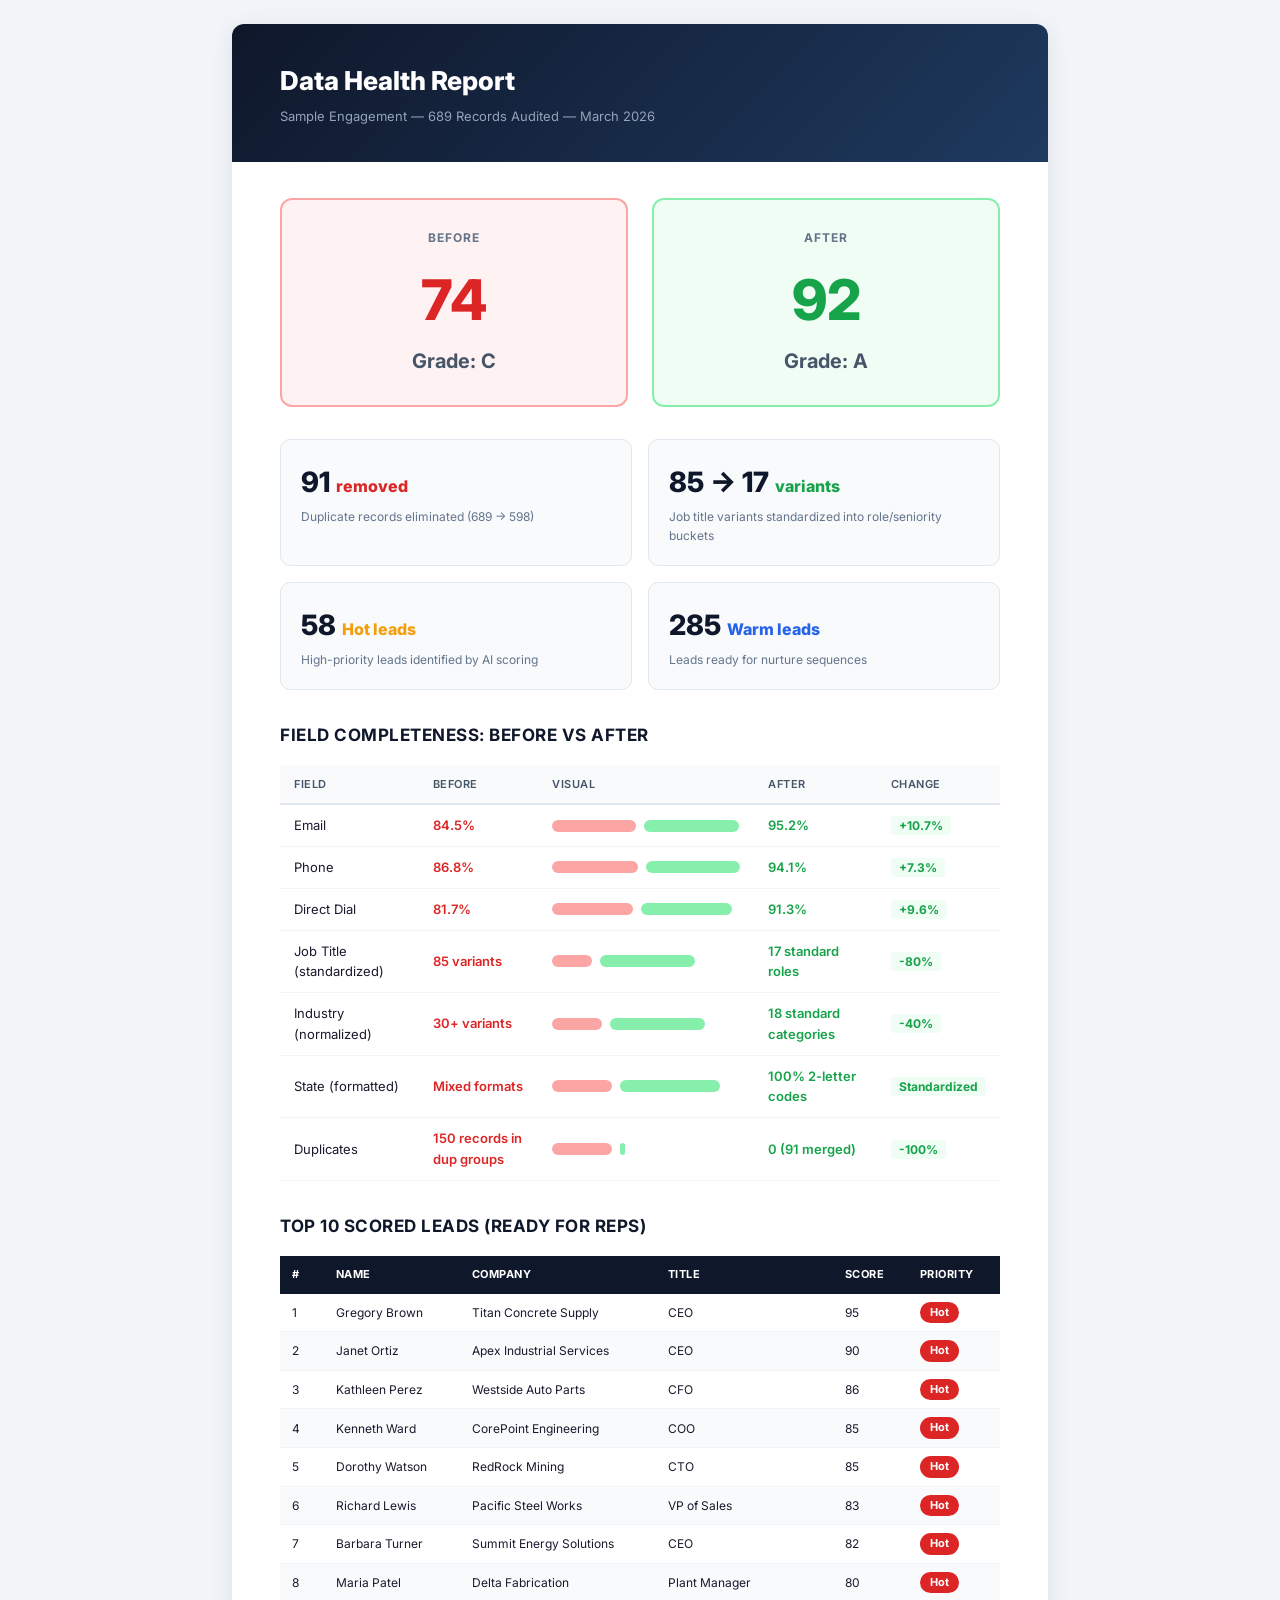
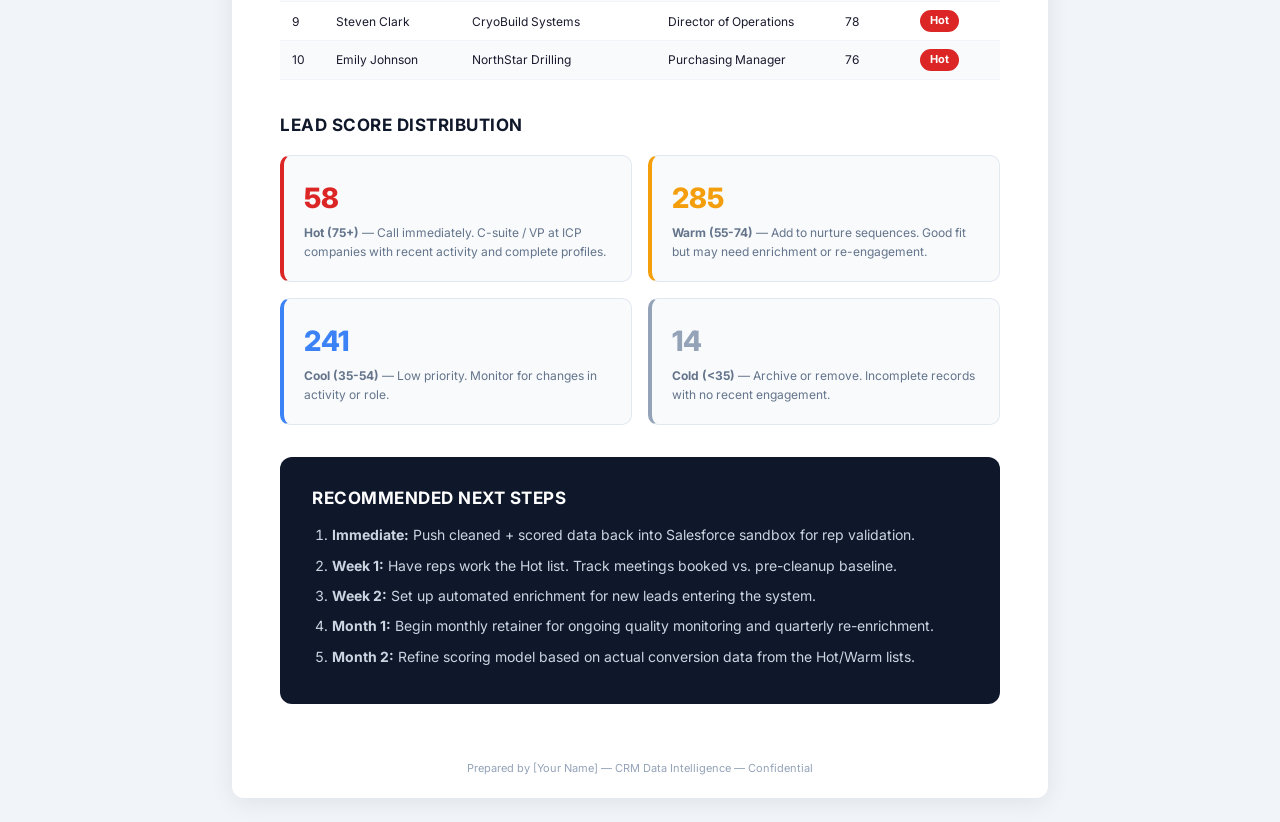
<file: reports/data-health-report.html>
<!DOCTYPE html>
<html lang="en">
<head>
<meta charset="UTF-8">
<meta name="viewport" content="width=device-width, initial-scale=1.0">
<title>Data Health Report — Before &amp; After</title>
<style>
  @import url('https://fonts.googleapis.com/css2?family=Inter:wght@400;500;600;700;800&display=swap');
  * { margin: 0; padding: 0; box-sizing: border-box; }
  body { font-family: 'Inter', sans-serif; color: #1a1a2e; background: #f1f5f9; line-height: 1.6; }
  @media print { body { background: #fff; font-size: 10pt; } .page { box-shadow: none; margin: 0; padding: 0.4in; } }

  .page { max-width: 8.5in; margin: 24px auto; background: #fff; border-radius: 12px; box-shadow: 0 4px 24px rgba(0,0,0,0.08); overflow: hidden; }

  .report-header {
    background: linear-gradient(135deg, #0f172a 0%, #1e3a5f 100%);
    color: #fff; padding: 36px 48px;
  }
  .report-header h1 { font-size: 26px; font-weight: 800; margin-bottom: 4px; }
  .report-header .meta { font-size: 13px; color: #94a3b8; }

  .body-content { padding: 36px 48px; }

  .score-banner {
    display: grid; grid-template-columns: 1fr 1fr; gap: 24px; margin-bottom: 32px;
  }
  .score-card {
    border-radius: 12px; padding: 28px; text-align: center; border: 2px solid;
  }
  .score-card.before { background: #fef2f2; border-color: #fca5a5; }
  .score-card.after { background: #f0fdf4; border-color: #86efac; }
  .score-card .label { font-size: 12px; text-transform: uppercase; letter-spacing: 1px; font-weight: 700; color: #64748b; margin-bottom: 8px; }
  .score-card .big { font-size: 56px; font-weight: 800; }
  .score-card.before .big { color: #dc2626; }
  .score-card.after .big { color: #16a34a; }
  .score-card .grade { font-size: 20px; font-weight: 700; color: #475569; }

  h2 { font-size: 17px; font-weight: 700; color: #0f172a; margin-bottom: 16px; text-transform: uppercase; letter-spacing: 0.5px; }

  .metrics-table { width: 100%; border-collapse: collapse; margin-bottom: 32px; font-size: 13px; }
  .metrics-table th { background: #f8fafc; text-align: left; padding: 10px 14px; font-weight: 600; color: #475569; border-bottom: 2px solid #e2e8f0; font-size: 11px; text-transform: uppercase; letter-spacing: 0.5px; }
  .metrics-table td { padding: 10px 14px; border-bottom: 1px solid #f1f5f9; }
  .metrics-table tr:hover { background: #f8fafc; }
  .bad { color: #dc2626; font-weight: 600; }
  .good { color: #16a34a; font-weight: 600; }
  .delta { background: #f0fdf4; color: #16a34a; font-weight: 700; border-radius: 4px; padding: 2px 8px; font-size: 12px; }
  .delta.neg { background: #fef2f2; color: #dc2626; }

  .bar-container { display: flex; align-items: center; gap: 8px; }
  .bar { height: 12px; border-radius: 6px; transition: width 0.3s; }
  .bar.before-bar { background: #fca5a5; }
  .bar.after-bar { background: #86efac; }
  .bar-label { font-size: 12px; font-weight: 600; min-width: 42px; }

  .summary-grid { display: grid; grid-template-columns: 1fr 1fr; gap: 16px; margin-bottom: 32px; }
  .summary-card { background: #f8fafc; border: 1px solid #e2e8f0; border-radius: 10px; padding: 20px; }
  .summary-card .num { font-size: 28px; font-weight: 800; color: #0f172a; }
  .summary-card .desc { font-size: 12px; color: #64748b; margin-top: 2px; }

  .lead-table { width: 100%; border-collapse: collapse; font-size: 12px; margin-bottom: 32px; }
  .lead-table th { background: #0f172a; color: #fff; padding: 10px 12px; text-align: left; font-size: 11px; text-transform: uppercase; letter-spacing: 0.5px; }
  .lead-table td { padding: 8px 12px; border-bottom: 1px solid #f1f5f9; }
  .lead-table tr:nth-child(even) { background: #f8fafc; }
  .badge { display: inline-block; padding: 2px 10px; border-radius: 12px; font-size: 11px; font-weight: 700; }
  .badge.hot { background: #dc2626; color: #fff; }
  .badge.warm { background: #f59e0b; color: #fff; }

  .next-steps { background: #0f172a; color: #fff; padding: 28px 32px; border-radius: 12px; }
  .next-steps h2 { color: #fff; margin-bottom: 12px; }
  .next-steps ol { padding-left: 20px; }
  .next-steps li { margin-bottom: 8px; font-size: 14px; color: #cbd5e1; }

  .footer { text-align: center; padding: 20px; font-size: 11px; color: #94a3b8; }
</style>
</head>
<body>
<div class="page">

  <div class="report-header">
    <h1>Data Health Report</h1>
    <p class="meta">Sample Engagement &mdash; 689 Records Audited &mdash; March 2026</p>
  </div>

  <div class="body-content">

    <div class="score-banner">
      <div class="score-card before">
        <div class="label">Before</div>
        <div class="big">74</div>
        <div class="grade">Grade: C</div>
      </div>
      <div class="score-card after">
        <div class="label">After</div>
        <div class="big">92</div>
        <div class="grade">Grade: A</div>
      </div>
    </div>

    <div class="summary-grid">
      <div class="summary-card">
        <div class="num">91 <span style="font-size:16px;color:#dc2626">removed</span></div>
        <div class="desc">Duplicate records eliminated (689 → 598)</div>
      </div>
      <div class="summary-card">
        <div class="num">85 → 17 <span style="font-size:16px;color:#16a34a">variants</span></div>
        <div class="desc">Job title variants standardized into role/seniority buckets</div>
      </div>
      <div class="summary-card">
        <div class="num">58 <span style="font-size:16px;color:#f59e0b">Hot leads</span></div>
        <div class="desc">High-priority leads identified by AI scoring</div>
      </div>
      <div class="summary-card">
        <div class="num">285 <span style="font-size:16px;color:#2563eb">Warm leads</span></div>
        <div class="desc">Leads ready for nurture sequences</div>
      </div>
    </div>

    <h2>Field Completeness: Before vs After</h2>
    <table class="metrics-table">
      <thead>
        <tr><th>Field</th><th>Before</th><th style="width:200px">Visual</th><th>After</th><th>Change</th></tr>
      </thead>
      <tbody>
        <tr>
          <td>Email</td>
          <td class="bad">84.5%</td>
          <td>
            <div class="bar-container">
              <div class="bar before-bar" style="width:84px"></div>
              <div class="bar after-bar" style="width:95px"></div>
            </div>
          </td>
          <td class="good">95.2%</td>
          <td><span class="delta">+10.7%</span></td>
        </tr>
        <tr>
          <td>Phone</td>
          <td class="bad">86.8%</td>
          <td>
            <div class="bar-container">
              <div class="bar before-bar" style="width:86px"></div>
              <div class="bar after-bar" style="width:94px"></div>
            </div>
          </td>
          <td class="good">94.1%</td>
          <td><span class="delta">+7.3%</span></td>
        </tr>
        <tr>
          <td>Direct Dial</td>
          <td class="bad">81.7%</td>
          <td>
            <div class="bar-container">
              <div class="bar before-bar" style="width:81px"></div>
              <div class="bar after-bar" style="width:91px"></div>
            </div>
          </td>
          <td class="good">91.3%</td>
          <td><span class="delta">+9.6%</span></td>
        </tr>
        <tr>
          <td>Job Title (standardized)</td>
          <td class="bad">85 variants</td>
          <td>
            <div class="bar-container">
              <div class="bar before-bar" style="width:40px"></div>
              <div class="bar after-bar" style="width:95px"></div>
            </div>
          </td>
          <td class="good">17 standard roles</td>
          <td><span class="delta">-80%</span></td>
        </tr>
        <tr>
          <td>Industry (normalized)</td>
          <td class="bad">30+ variants</td>
          <td>
            <div class="bar-container">
              <div class="bar before-bar" style="width:50px"></div>
              <div class="bar after-bar" style="width:95px"></div>
            </div>
          </td>
          <td class="good">18 standard categories</td>
          <td><span class="delta">-40%</span></td>
        </tr>
        <tr>
          <td>State (formatted)</td>
          <td class="bad">Mixed formats</td>
          <td>
            <div class="bar-container">
              <div class="bar before-bar" style="width:60px"></div>
              <div class="bar after-bar" style="width:100px"></div>
            </div>
          </td>
          <td class="good">100% 2-letter codes</td>
          <td><span class="delta">Standardized</span></td>
        </tr>
        <tr>
          <td>Duplicates</td>
          <td class="bad">150 records in dup groups</td>
          <td>
            <div class="bar-container">
              <div class="bar before-bar" style="width:60px"></div>
              <div class="bar after-bar" style="width:5px"></div>
            </div>
          </td>
          <td class="good">0 (91 merged)</td>
          <td><span class="delta">-100%</span></td>
        </tr>
      </tbody>
    </table>

    <h2>Top 10 Scored Leads (ready for reps)</h2>
    <table class="lead-table">
      <thead>
        <tr><th>#</th><th>Name</th><th>Company</th><th>Title</th><th>Score</th><th>Priority</th></tr>
      </thead>
      <tbody>
        <tr><td>1</td><td>Gregory Brown</td><td>Titan Concrete Supply</td><td>CEO</td><td>95</td><td><span class="badge hot">Hot</span></td></tr>
        <tr><td>2</td><td>Janet Ortiz</td><td>Apex Industrial Services</td><td>CEO</td><td>90</td><td><span class="badge hot">Hot</span></td></tr>
        <tr><td>3</td><td>Kathleen Perez</td><td>Westside Auto Parts</td><td>CFO</td><td>86</td><td><span class="badge hot">Hot</span></td></tr>
        <tr><td>4</td><td>Kenneth Ward</td><td>CorePoint Engineering</td><td>COO</td><td>85</td><td><span class="badge hot">Hot</span></td></tr>
        <tr><td>5</td><td>Dorothy Watson</td><td>RedRock Mining</td><td>CTO</td><td>85</td><td><span class="badge hot">Hot</span></td></tr>
        <tr><td>6</td><td>Richard Lewis</td><td>Pacific Steel Works</td><td>VP of Sales</td><td>83</td><td><span class="badge hot">Hot</span></td></tr>
        <tr><td>7</td><td>Barbara Turner</td><td>Summit Energy Solutions</td><td>CEO</td><td>82</td><td><span class="badge hot">Hot</span></td></tr>
        <tr><td>8</td><td>Maria Patel</td><td>Delta Fabrication</td><td>Plant Manager</td><td>80</td><td><span class="badge hot">Hot</span></td></tr>
        <tr><td>9</td><td>Steven Clark</td><td>CryoBuild Systems</td><td>Director of Operations</td><td>78</td><td><span class="badge hot">Hot</span></td></tr>
        <tr><td>10</td><td>Emily Johnson</td><td>NorthStar Drilling</td><td>Purchasing Manager</td><td>76</td><td><span class="badge hot">Hot</span></td></tr>
      </tbody>
    </table>

    <h2>Lead Score Distribution</h2>
    <div class="summary-grid">
      <div class="summary-card" style="border-left: 4px solid #dc2626;">
        <div class="num" style="color:#dc2626">58</div>
        <div class="desc"><strong>Hot (75+)</strong> — Call immediately. C-suite / VP at ICP companies with recent activity and complete profiles.</div>
      </div>
      <div class="summary-card" style="border-left: 4px solid #f59e0b;">
        <div class="num" style="color:#f59e0b">285</div>
        <div class="desc"><strong>Warm (55-74)</strong> — Add to nurture sequences. Good fit but may need enrichment or re-engagement.</div>
      </div>
      <div class="summary-card" style="border-left: 4px solid #3b82f6;">
        <div class="num" style="color:#3b82f6">241</div>
        <div class="desc"><strong>Cool (35-54)</strong> — Low priority. Monitor for changes in activity or role.</div>
      </div>
      <div class="summary-card" style="border-left: 4px solid #94a3b8;">
        <div class="num" style="color:#94a3b8">14</div>
        <div class="desc"><strong>Cold (&lt;35)</strong> — Archive or remove. Incomplete records with no recent engagement.</div>
      </div>
    </div>

    <div class="next-steps">
      <h2>Recommended Next Steps</h2>
      <ol>
        <li><strong>Immediate:</strong> Push cleaned + scored data back into Salesforce sandbox for rep validation.</li>
        <li><strong>Week 1:</strong> Have reps work the Hot list. Track meetings booked vs. pre-cleanup baseline.</li>
        <li><strong>Week 2:</strong> Set up automated enrichment for new leads entering the system.</li>
        <li><strong>Month 1:</strong> Begin monthly retainer for ongoing quality monitoring and quarterly re-enrichment.</li>
        <li><strong>Month 2:</strong> Refine scoring model based on actual conversion data from the Hot/Warm lists.</li>
      </ol>
    </div>

  </div>

  <div class="footer">
    Prepared by [Your Name] &mdash; CRM Data Intelligence &mdash; Confidential
  </div>

</div>
</body>
</html>
</file>
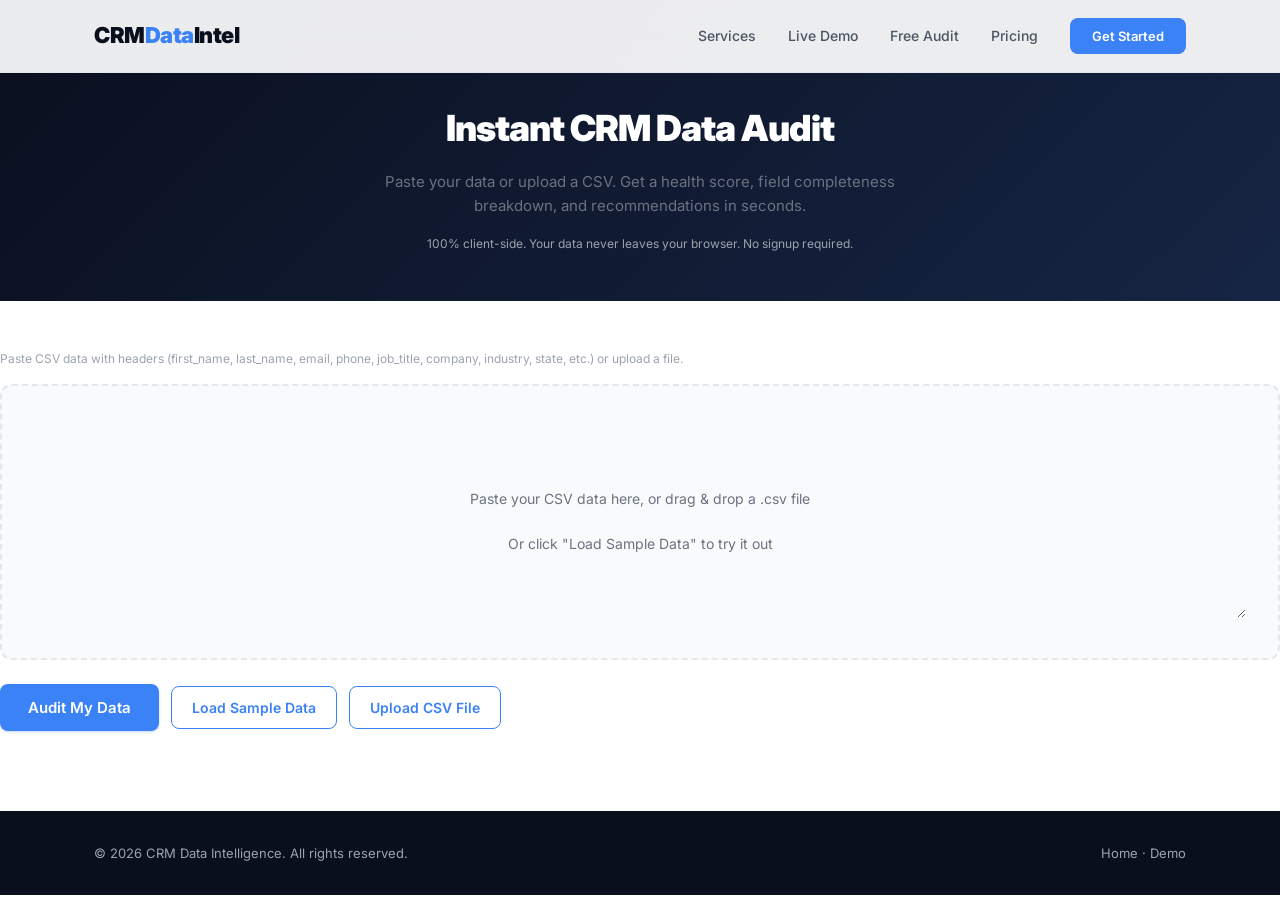
<file: docs/pages/audit-tool.html>
<!DOCTYPE html>
<html lang="en">
<head>
<meta charset="UTF-8">
<meta name="viewport" content="width=device-width, initial-scale=1.0">
<title>Free Instant CRM Audit — CRM Data Intelligence</title>
<meta name="description" content="Paste your CRM data and get an instant health score. No signup. No upload. 100% in your browser.">
<link rel="stylesheet" href="../css/style.css">
<style>
  .tool-hero {
    padding: 100px 0 40px;
    background: linear-gradient(135deg, var(--navy) 0%, #162544 100%);
    color: var(--white); text-align: center;
  }
  .tool-hero h1 { font-size: 36px; font-weight: 900; margin-bottom: 12px; letter-spacing: -1px; }
  .tool-hero p { font-size: 15px; color: var(--gray); max-width: 560px; margin: 0 auto 8px; }
  .tool-hero .trust { font-size: 12px; color: var(--slate-light); margin-top: 16px; }

  .tool-section { padding: 48px 0; }

  .input-area {
    background: var(--bg); border: 2px dashed var(--border); border-radius: 12px;
    padding: 32px; margin-bottom: 24px; position: relative;
  }

  .input-area.drag-over { border-color: var(--blue); background: #eff6ff; }

  .input-area textarea {
    width: 100%; min-height: 200px; border: none; background: transparent;
    font-family: 'Courier New', monospace; font-size: 12px; color: var(--text);
    resize: vertical; outline: none;
  }

  .input-area .placeholder-text {
    position: absolute; top: 50%; left: 50%; transform: translate(-50%, -50%);
    text-align: center; pointer-events: none; color: var(--gray); font-size: 14px;
    transition: opacity 0.2s;
  }

  .input-area .placeholder-text.hidden { opacity: 0; }

  .format-hint {
    font-size: 12px; color: var(--slate-light); margin-bottom: 16px;
    display: flex; align-items: center; gap: 8px;
  }

  .action-bar { display: flex; gap: 12px; margin-bottom: 32px; flex-wrap: wrap; align-items: center; }

  .action-bar .btn { font-family: inherit; cursor: pointer; }

  #loadSample {
    background: transparent; color: var(--blue); border: 1px solid var(--blue);
    padding: 12px 20px; border-radius: 8px; font-size: 14px; font-weight: 600;
    cursor: pointer; font-family: inherit;
  }

  .file-input-wrap {
    position: relative; overflow: hidden; display: inline-block;
  }
  .file-input-wrap input[type="file"] {
    position: absolute; left: 0; top: 0; opacity: 0; width: 100%; height: 100%; cursor: pointer;
  }

  /* RESULTS */
  #results { display: none; }

  .score-hero {
    text-align: center; padding: 40px; border-radius: 12px; margin-bottom: 32px;
  }
  .score-hero.grade-a { background: linear-gradient(135deg, #065f46 0%, #064e3b 100%); color: #fff; }
  .score-hero.grade-b { background: linear-gradient(135deg, #1e40af 0%, #1e3a5f 100%); color: #fff; }
  .score-hero.grade-c { background: linear-gradient(135deg, #92400e 0%, #78350f 100%); color: #fff; }
  .score-hero.grade-d { background: linear-gradient(135deg, #991b1b 0%, #7f1d1d 100%); color: #fff; }
  .score-hero.grade-f { background: linear-gradient(135deg, #7f1d1d 0%, #450a0a 100%); color: #fff; }

  .score-hero .score-num { font-size: 80px; font-weight: 900; }
  .score-hero .score-grade { font-size: 24px; font-weight: 700; opacity: 0.8; }
  .score-hero .score-sub { font-size: 14px; opacity: 0.6; margin-top: 8px; }

  .findings-grid {
    display: grid; grid-template-columns: repeat(auto-fit, minmax(280px, 1fr));
    gap: 16px; margin-bottom: 32px;
  }

  .finding-card {
    background: var(--white); border: 1px solid var(--border);
    border-radius: 10px; padding: 24px;
  }

  .finding-card h4 {
    font-size: 13px; font-weight: 700; text-transform: uppercase;
    letter-spacing: 0.5px; color: var(--slate-light); margin-bottom: 12px;
  }

  .bar-row {
    display: flex; align-items: center; gap: 12px; margin-bottom: 8px; font-size: 13px;
  }
  .bar-label { width: 120px; color: var(--slate); flex-shrink: 0; }
  .bar-track { flex: 1; height: 8px; background: #f1f5f9; border-radius: 4px; overflow: hidden; }
  .bar-fill { height: 100%; border-radius: 4px; transition: width 0.5s; }
  .bar-pct { width: 50px; text-align: right; font-weight: 700; font-size: 13px; }

  .issue-list { list-style: none; }
  .issue-list li {
    padding: 8px 0 8px 24px; border-bottom: 1px solid #f1f5f9;
    font-size: 13px; color: var(--slate); position: relative;
  }
  .issue-list li::before {
    content: "!"; position: absolute; left: 0; top: 8px;
    width: 16px; height: 16px; line-height: 16px; text-align: center;
    background: var(--red); color: #fff; border-radius: 50%;
    font-size: 10px; font-weight: 900;
  }

  .rec-list { list-style: none; }
  .rec-list li {
    padding: 8px 0 8px 24px; font-size: 13px; color: var(--text);
    position: relative; border-bottom: 1px solid #f1f5f9;
  }
  .rec-list li::before {
    content: "→"; position: absolute; left: 0;
    color: var(--blue); font-weight: 700;
  }

  .results-cta {
    background: var(--navy); color: var(--white); border-radius: 12px;
    padding: 40px; text-align: center; margin-top: 32px;
  }
  .results-cta h3 { font-size: 24px; font-weight: 900; margin-bottom: 8px; }
  .results-cta p { color: var(--gray); margin-bottom: 20px; font-size: 14px; }
</style>
</head>
<body>

<nav>
  <div class="container">
    <a href="../index.html" class="nav-brand">CRM<span>Data</span>Intel</a>
    <ul class="nav-links">
      <li><a href="../index.html#services">Services</a></li>
      <li><a href="demo.html">Live Demo</a></li>
      <li><a href="audit-tool.html">Free Audit</a></li>
      <li><a href="../index.html#pricing">Pricing</a></li>
      <li><a href="start.html" class="nav-cta">Get Started</a></li>
    </ul>
  </div>
</nav>

<section class="tool-hero">
  <div class="container">
    <h1>Instant CRM Data Audit</h1>
    <p>Paste your data or upload a CSV. Get a health score, field completeness breakdown, and recommendations in seconds.</p>
    <p class="trust">100% client-side. Your data never leaves your browser. No signup required.</p>
  </div>
</section>

<section class="tool-section">
  <div class="container-narrow">

    <p class="format-hint">Paste CSV data with headers (first_name, last_name, email, phone, job_title, company, industry, state, etc.) or upload a file.</p>

    <div class="input-area" id="dropZone">
      <div class="placeholder-text" id="placeholder">Paste your CSV data here, or drag &amp; drop a .csv file<br><br>Or click "Load Sample Data" to try it out</div>
      <textarea id="csvInput" spellcheck="false"></textarea>
    </div>

    <div class="action-bar">
      <button class="btn btn-primary" onclick="runAudit()" style="font-family:inherit">Audit My Data</button>
      <button id="loadSample" onclick="loadSample()">Load Sample Data</button>
      <div class="file-input-wrap">
        <button id="loadSample" style="pointer-events:none">Upload CSV File</button>
        <input type="file" accept=".csv" onchange="handleFile(event)">
      </div>
      <span style="font-size:12px; color:var(--gray); margin-left: auto;" id="recordCount"></span>
    </div>

    <!-- RESULTS -->
    <div id="results">
      <div class="score-hero" id="scoreHero">
        <div class="score-num" id="scoreNum">--</div>
        <div class="score-grade" id="scoreGrade">Grade: --</div>
        <div class="score-sub" id="scoreSub">-- records analyzed</div>
      </div>

      <div class="findings-grid" id="findingsGrid"></div>

      <div class="finding-card" id="issuesCard" style="margin-bottom: 16px;">
        <h4>Issues Found</h4>
        <ul class="issue-list" id="issuesList"></ul>
      </div>

      <div class="finding-card" id="recsCard">
        <h4>Recommendations</h4>
        <ul class="rec-list" id="recsList"></ul>
      </div>

      <div class="results-cta">
        <h3>Want the full cleanup?</h3>
        <p>This audit is just step 1. We also clean, deduplicate, enrich, and score your data — ready for your reps to work.</p>
        <a href="../index.html#contact" class="btn btn-primary">Get Your Full Assessment</a>
      </div>
    </div>

  </div>
</section>

<footer>
  <div class="container">
    <div class="footer-content">
      <span>&copy; 2026 CRM Data Intelligence. All rights reserved.</span>
      <span><a href="../index.html">Home</a> &middot; <a href="demo.html">Demo</a></span>
    </div>
  </div>
</footer>

<script>
const SAMPLE_CSV = `first_name,last_name,email,phone,job_title,company,industry,state
James,Smith,james.smith@acmemanufacturing.com,(415) 555-1234,VP Sales,Acme Manufacturing,Manufacturing,CA
James,Smith,james_smith@acmemanufacturing.com,4155551234,V.P. Sales,Acme Manufacturing Inc.,Mfg,California
,Johnson,N/A,000-000-0000,sales manager,CRYOBUILD SYSTEMS,MANUFACTURING,
Patricia,Williams,pwilliams@gmail.com,(832) 555-7890,Director Of Operations,Atlas Logistics Group,Warehousing & Logistics,TX
Robert,Brown,robert.brown@titanconcrete.com,8325559876,CEO,Titan Concrete Supply,construction,Texas
Jennifer,Garcia,,,Plant Manger,pacific steel works,,WA
Robert,Brown,r.brown@titanconcrete.com,(832) 555-9876,Chief Executive Officer,Titan Concrete,Construction,TX
Michael,Davis,michael.davis@summitenergy.com,(303) 555-4567,Maintenance Mgr,Summit Energy Solutions,energy,CO
Linda,Martinez,linda.martinez@proflowsupply.com,3035554567ext2,purchasing manager,ProFlow Plumbing Supply  ,Wholesale,Nevada
David,Anderson,danderson,(602) 555-3210,SALES MANAGER,Apex Industrial Services,N/A,AZ
Elizabeth,Taylor,,,(none),Delta Fabrication Co,Manufacturing,OH
William,Moore,w.moore@ironcladsecurity.com,(555) 123-4567,IT Director,Ironclad Security Systems,Security,GA
,,bad@email,5551234,accountant,,,
Susan,Clark,susan.clark@novatechsolutions.com,(720) 555-8901,Marketing Manager,NovaTech Solutions,Tech,CO
Richard,Lewis,richard.lewis@pacificsteelworks.com,(206) 555-2345,ceo,Pacific Steel Works,MANUFACTURING,Washington
Karen,White,,,Sales Rep,Greenfield Farms LLC,Agriculture,MN
Thomas,Harris,thomas.harris@bluelineelectrical.com,(480) 555-6789,HR Manager,BlueLine Electrical,Electrical,AZ
Sarah,Sanchez,sarah@gmail.com,(312) 555-4321,buyer,Metro Distribution Inc,logistics,IL
Charles,Clark,charles.clark@sunpeaksolar.com,N/A,Owner,SunPeak Solar,Energy,OR
Jessica,Ramirez,jessica.ramirez@falconaerospace.com,(713) 555-8765,Project Engineer,Falcon Aerospace,Aerospace,TX`;

const textarea = document.getElementById('csvInput');
const placeholder = document.getElementById('placeholder');

textarea.addEventListener('input', () => {
  placeholder.classList.toggle('hidden', textarea.value.length > 0);
  updateCount();
});

function updateCount() {
  const lines = textarea.value.trim().split('\\n').filter(l => l.trim());
  const count = Math.max(0, lines.length - 1);
  document.getElementById('recordCount').textContent = count > 0 ? count + ' records detected' : '';
}

function loadSample() {
  textarea.value = SAMPLE_CSV;
  placeholder.classList.add('hidden');
  updateCount();
}

function handleFile(e) {
  const file = e.target.files[0];
  if (!file) return;
  const reader = new FileReader();
  reader.onload = (ev) => {
    textarea.value = ev.target.result;
    placeholder.classList.add('hidden');
    updateCount();
  };
  reader.readAsText(file);
}

const dropZone = document.getElementById('dropZone');
dropZone.addEventListener('dragover', (e) => { e.preventDefault(); dropZone.classList.add('drag-over'); });
dropZone.addEventListener('dragleave', () => { dropZone.classList.remove('drag-over'); });
dropZone.addEventListener('drop', (e) => {
  e.preventDefault(); dropZone.classList.remove('drag-over');
  const file = e.dataTransfer.files[0];
  if (file) {
    const reader = new FileReader();
    reader.onload = (ev) => { textarea.value = ev.target.result; placeholder.classList.add('hidden'); updateCount(); };
    reader.readAsText(file);
  }
});

function parseCSV(text) {
  const lines = text.trim().split('\\n').map(l => l.trim()).filter(l => l);
  if (lines.length < 2) return { headers: [], records: [] };
  const headers = lines[0].split(',').map(h => h.trim().toLowerCase().replace(/[^a-z0-9_]/g, '_'));
  const records = [];
  for (let i = 1; i < lines.length; i++) {
    const vals = lines[i].split(',');
    const obj = {};
    headers.forEach((h, idx) => { obj[h] = (vals[idx] || '').trim(); });
    records.push(obj);
  }
  return { headers, records };
}

function isEmpty(v) {
  if (!v) return true;
  const low = v.toLowerCase().trim();
  return ['', 'n/a', 'unknown', 'none', '-', 'null', '(none)', '(empty)'].includes(low);
}

function isValidEmail(v) {
  if (isEmpty(v)) return false;
  return /^[a-zA-Z0-9_.+-]+@[a-zA-Z0-9-]+\.[a-zA-Z0-9-.]+$/.test(v.trim());
}

function isPersonalEmail(v) {
  if (!isValidEmail(v)) return false;
  return /gmail\.com|yahoo\.com|hotmail\.com|outlook\.com|aol\.com/i.test(v);
}

function isValidPhone(v) {
  if (isEmpty(v)) return false;
  const digits = v.replace(/\\D/g, '');
  if (['0000000000', '0000000'].includes(digits)) return false;
  return digits.length >= 7 && digits.length <= 15;
}

function runAudit() {
  const text = textarea.value;
  if (!text.trim()) { alert('Please paste CSV data or load sample data first.'); return; }

  const { headers, records } = parseCSV(text);
  if (records.length === 0) { alert('No records found. Make sure data has a header row.'); return; }

  const total = records.length;
  const completeness = {};
  headers.forEach(h => {
    const filled = records.filter(r => !isEmpty(r[h])).length;
    completeness[h] = { filled, missing: total - filled, pct: Math.round(filled / total * 1000) / 10 };
  });

  const emailField = headers.find(h => h.includes('email'));
  const phoneField = headers.find(h => h.includes('phone'));
  const titleField = headers.find(h => h.includes('title'));
  const companyField = headers.find(h => h.includes('company') || h.includes('account'));
  const firstField = headers.find(h => h.includes('first'));
  const lastField = headers.find(h => h.includes('last'));
  const industryField = headers.find(h => h.includes('industry'));
  const stateField = headers.find(h => h.includes('state') || h.includes('region'));

  let validEmails = 0, personalEmails = 0, validPhones = 0;
  if (emailField) {
    validEmails = records.filter(r => isValidEmail(r[emailField])).length;
    personalEmails = records.filter(r => isPersonalEmail(r[emailField])).length;
  }
  if (phoneField) validPhones = records.filter(r => isValidPhone(r[phoneField])).length;

  let emailDupes = 0;
  if (emailField) {
    const emailMap = {};
    records.forEach(r => {
      const e = (r[emailField] || '').toLowerCase().trim();
      if (e && e.includes('@')) { emailMap[e] = (emailMap[e] || 0) + 1; }
    });
    emailDupes = Object.values(emailMap).filter(c => c > 1).reduce((a, c) => a + c, 0);
  }

  let nameDupes = 0;
  if (lastField && companyField) {
    const nameMap = {};
    records.forEach(r => {
      const key = ((r[firstField] || '') + '|' + (r[lastField] || '') + '|' + (r[companyField] || '')).toLowerCase();
      if (r[lastField]) nameMap[key] = (nameMap[key] || 0) + 1;
    });
    nameDupes = Object.values(nameMap).filter(c => c > 1).reduce((a, c) => a + c, 0);
  }

  let titleVariants = 0;
  if (titleField) {
    const titles = new Set(records.map(r => (r[titleField] || '').trim()).filter(t => !isEmpty(t)));
    titleVariants = titles.size;
  }

  let industryVariants = 0;
  if (industryField) {
    const inds = new Set(records.map(r => (r[industryField] || '').trim().toLowerCase()).filter(i => !isEmpty(i)));
    industryVariants = inds.size;
  }

  // Score
  let score = 100;
  if (emailField) {
    const emailPct = validEmails / total * 100;
    score -= Math.max(0, (80 - emailPct)) * 0.5;
    if (personalEmails / Math.max(validEmails, 1) > 0.2) score -= 3;
  } else { score -= 15; }

  if (phoneField) {
    const phonePct = validPhones / total * 100;
    score -= Math.max(0, (70 - phonePct)) * 0.3;
  } else { score -= 10; }

  const dupPct = Math.max(emailDupes, nameDupes) / total * 100;
  score -= Math.min(dupPct * 0.5, 15);

  if (titleVariants > total * 0.15) score -= 5;

  headers.forEach(h => {
    if (completeness[h].pct < 70) score -= 2;
  });

  score = Math.round(Math.max(0, Math.min(100, score)) * 10) / 10;
  let grade = 'F';
  if (score >= 90) grade = 'A';
  else if (score >= 80) grade = 'B';
  else if (score >= 70) grade = 'C';
  else if (score >= 60) grade = 'D';

  // Render
  document.getElementById('results').style.display = 'block';
  const hero = document.getElementById('scoreHero');
  hero.className = 'score-hero grade-' + grade.toLowerCase();
  document.getElementById('scoreNum').textContent = score;
  document.getElementById('scoreGrade').textContent = 'Grade: ' + grade;
  document.getElementById('scoreSub').textContent = total + ' records analyzed across ' + headers.length + ' fields';

  // Findings
  const fg = document.getElementById('findingsGrid');
  fg.innerHTML = '';

  function addFinding(title, rows) {
    const card = document.createElement('div');
    card.className = 'finding-card';
    let html = '<h4>' + title + '</h4>';
    rows.forEach(r => {
      const color = r.pct >= 90 ? '#16a34a' : r.pct >= 70 ? '#f59e0b' : '#dc2626';
      html += '<div class="bar-row">' +
        '<span class="bar-label">' + r.label + '</span>' +
        '<div class="bar-track"><div class="bar-fill" style="width:' + r.pct + '%;background:' + color + '"></div></div>' +
        '<span class="bar-pct" style="color:' + color + '">' + r.pct + '%</span></div>';
    });
    card.innerHTML = html;
    fg.appendChild(card);
  }

  const compRows = headers.filter(h => !['record_id', 'id', 'created_date', 'last_activity_date', 'notes', 'owner'].includes(h))
    .map(h => ({ label: h.replace(/_/g, ' '), pct: completeness[h].pct }));

  addFinding('Field Completeness', compRows);

  const qualRows = [];
  if (emailField) qualRows.push({ label: 'Valid emails', pct: Math.round(validEmails / total * 1000) / 10 });
  if (phoneField) qualRows.push({ label: 'Valid phones', pct: Math.round(validPhones / total * 1000) / 10 });
  qualRows.push({ label: 'Non-duplicate', pct: Math.round((total - Math.max(emailDupes, nameDupes)) / total * 1000) / 10 });
  addFinding('Data Quality', qualRows);

  // Issues
  const il = document.getElementById('issuesList');
  il.innerHTML = '';
  const issues = [];
  if (emailField && validEmails / total < 0.85) issues.push((total - validEmails) + ' records have missing or invalid emails (' + Math.round(validEmails / total * 100) + '% valid)');
  if (phoneField && validPhones / total < 0.85) issues.push((total - validPhones) + ' records have missing or invalid phones (' + Math.round(validPhones / total * 100) + '% valid)');
  if (emailDupes > 0) issues.push(emailDupes + ' records share duplicate email addresses');
  if (nameDupes > 0) issues.push(nameDupes + ' records share duplicate name + company combinations');
  if (personalEmails > 0) issues.push(personalEmails + ' records use personal emails (gmail, yahoo, etc.) instead of work emails');
  if (titleVariants > 20) issues.push(titleVariants + ' unique job title variants found (should be 15-20 standardized roles)');
  if (industryVariants > 15) issues.push(industryVariants + ' different industry values — needs normalization');
  headers.forEach(h => {
    if (completeness[h].pct < 50 && !['notes', 'owner', 'linkedin_url', 'annual_revenue', 'employees'].includes(h))
      issues.push(h.replace(/_/g, ' ') + ' is only ' + completeness[h].pct + '% complete (' + completeness[h].missing + ' missing)');
  });
  if (issues.length === 0) issues.push('No critical issues detected — your data is in good shape!');
  issues.forEach(issue => { const li = document.createElement('li'); li.textContent = issue; il.appendChild(li); });

  // Recommendations
  const rl = document.getElementById('recsList');
  rl.innerHTML = '';
  const recs = [];
  if (emailDupes > 0 || nameDupes > 0) recs.push('Deduplicate records using email + name/company matching — could remove ' + Math.max(emailDupes, nameDupes) + '+ duplicates');
  if (emailField && validEmails / total < 0.90) recs.push('Enrich missing emails using AI + data providers to reach 90%+ coverage');
  if (phoneField && validPhones / total < 0.90) recs.push('Enrich missing phone numbers and direct dials');
  if (titleVariants > 15) recs.push('Standardize ' + titleVariants + ' job title variants into ~15-20 role/seniority buckets');
  if (industryVariants > 10) recs.push('Normalize industry values into a consistent taxonomy');
  if (stateField) {
    const stateIssues = records.filter(r => r[stateField] && r[stateField].length > 2).length;
    if (stateIssues > 0) recs.push('Standardize state values to 2-letter codes (' + stateIssues + ' records have full names or mixed formats)');
  }
  recs.push('Implement lead scoring based on ICP fit, seniority, and data completeness');
  recs.push('Set up ongoing monitoring to prevent data decay (70% degrades within 12 months)');
  recs.forEach(rec => { const li = document.createElement('li'); li.textContent = rec; rl.appendChild(li); });

  document.getElementById('results').scrollIntoView({ behavior: 'smooth' });
}
</script>

</body>
</html>
</file>
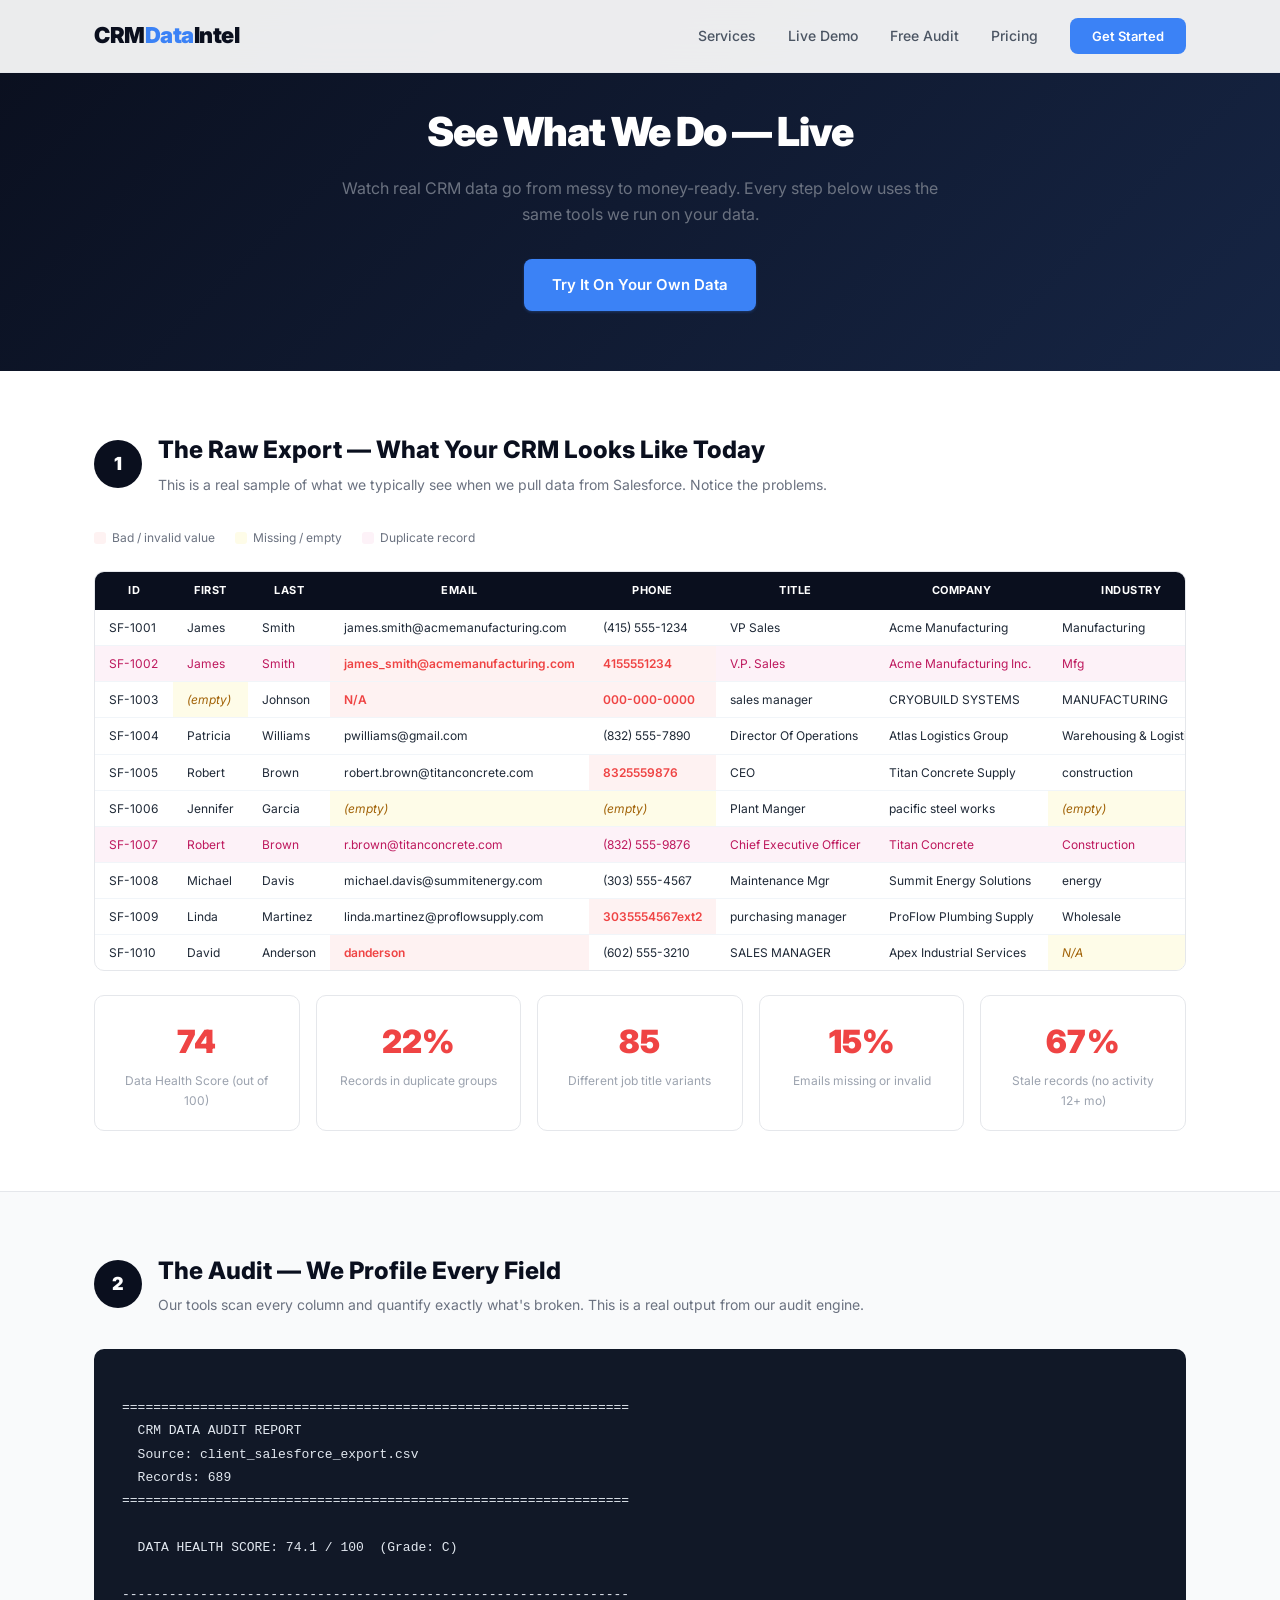
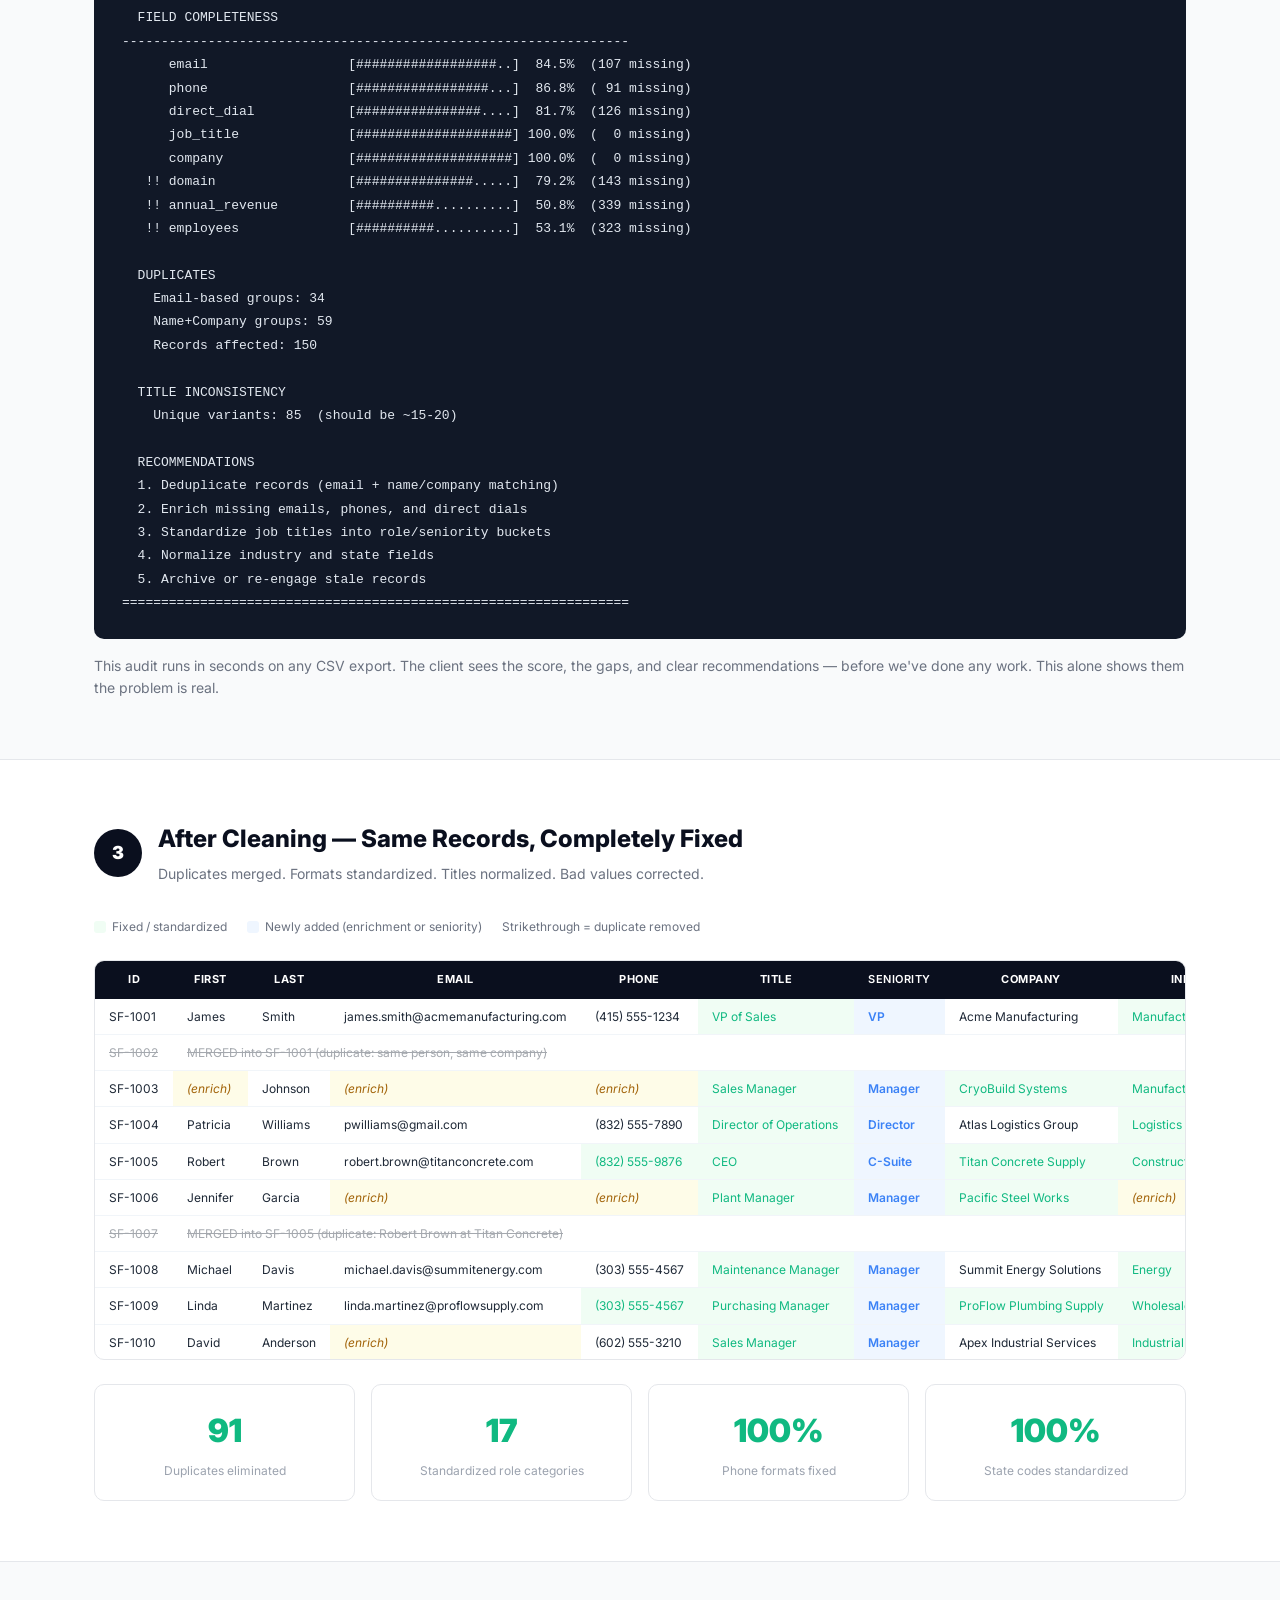
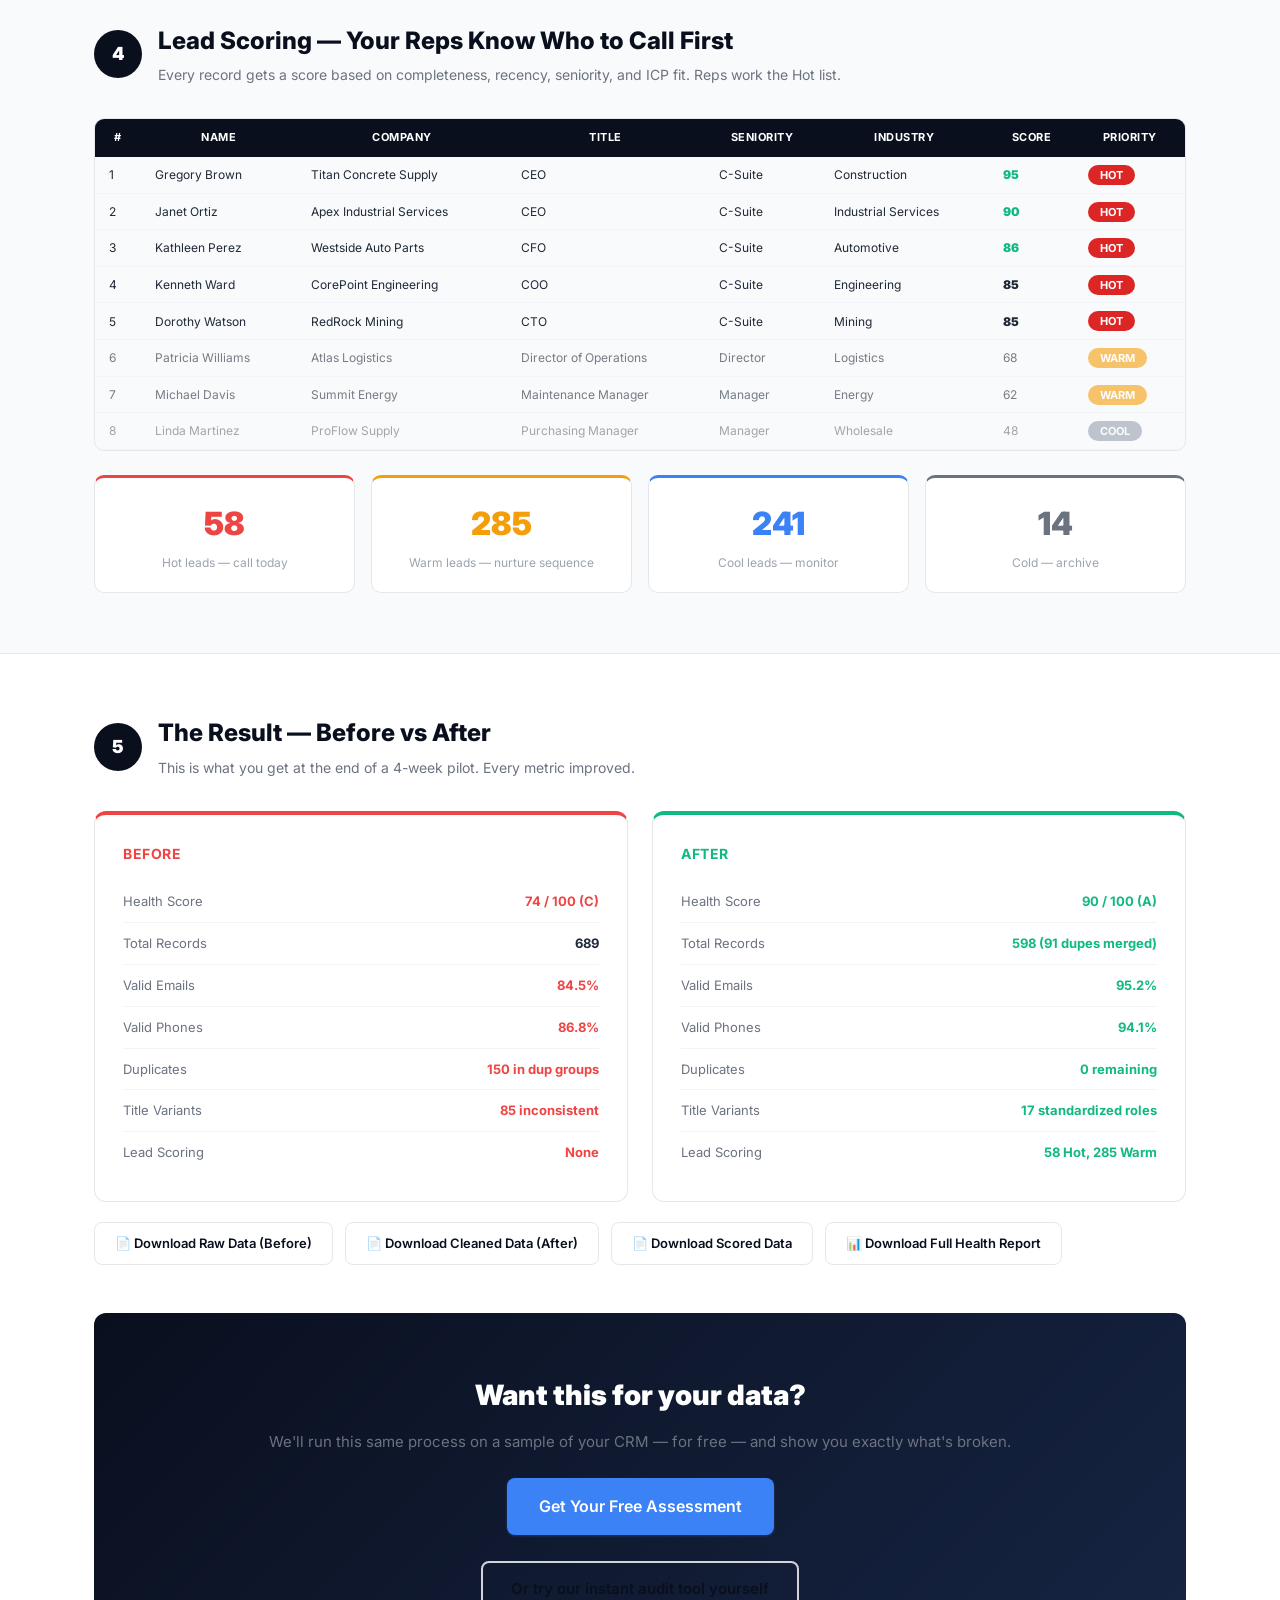
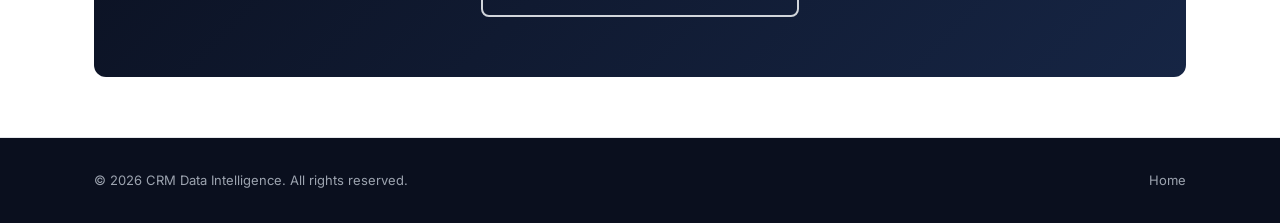
<file: docs/pages/demo.html>
<!DOCTYPE html>
<html lang="en">
<head>
<meta charset="UTF-8">
<meta name="viewport" content="width=device-width, initial-scale=1.0">
<title>Live Demo — CRM Data Intelligence</title>
<meta name="description" content="See exactly what we do: watch messy CRM data get cleaned, deduplicated, enriched, and scored in real time.">
<link rel="stylesheet" href="../css/style.css">
<style>
  .demo-hero {
    padding: 100px 0 60px;
    background: linear-gradient(135deg, var(--navy) 0%, #162544 100%);
    color: var(--white);
    text-align: center;
  }
  .demo-hero h1 { font-size: 40px; font-weight: 900; margin-bottom: 12px; letter-spacing: -1px; }
  .demo-hero p { font-size: 16px; color: var(--gray); max-width: 600px; margin: 0 auto 32px; }

  .step-section { padding: 60px 0; border-bottom: 1px solid var(--border); }
  .step-section:nth-child(even) { background: var(--bg); }

  .step-header {
    display: flex; align-items: center; gap: 16px; margin-bottom: 32px;
  }
  .step-badge {
    width: 48px; height: 48px; line-height: 48px; text-align: center;
    background: var(--navy); color: var(--white); border-radius: 50%;
    font-size: 18px; font-weight: 900; flex-shrink: 0;
  }
  .step-header h2 { font-size: 24px; font-weight: 800; color: var(--navy); }
  .step-header p { font-size: 14px; color: var(--slate); margin-top: 4px; }

  .data-table-wrap {
    overflow-x: auto; border-radius: 10px; border: 1px solid var(--border);
    margin-bottom: 16px; max-height: 400px; overflow-y: auto;
  }
  .data-table {
    width: 100%; border-collapse: collapse; font-size: 12px; white-space: nowrap;
  }
  .data-table th {
    background: var(--navy); color: var(--white); padding: 10px 14px;
    font-size: 11px; text-transform: uppercase; letter-spacing: 0.5px;
    position: sticky; top: 0; z-index: 2;
  }
  .data-table td {
    padding: 8px 14px; border-bottom: 1px solid #f1f5f9;
  }
  .data-table tr:hover { background: #f0f9ff; }

  .cell-bad { background: #fef2f2; color: var(--red); font-weight: 600; }
  .cell-good { background: #f0fdf4; color: var(--green); font-weight: 600; }
  .cell-empty { background: #fefce8; color: #a16207; font-style: italic; }
  .cell-dup { background: #fdf2f8; color: #be185d; }
  .cell-fixed { background: #f0fdf4; color: var(--green); }
  .cell-new { background: #eff6ff; color: var(--blue); font-weight: 600; }

  .legend {
    display: flex; gap: 20px; flex-wrap: wrap; font-size: 12px;
    margin-bottom: 24px; color: var(--slate);
  }
  .legend span {
    display: inline-flex; align-items: center; gap: 6px;
  }
  .legend .dot {
    width: 12px; height: 12px; border-radius: 3px; display: inline-block;
  }

  .insight-cards {
    display: grid; grid-template-columns: repeat(auto-fit, minmax(200px, 1fr));
    gap: 16px; margin-top: 24px;
  }
  .insight-card {
    background: var(--white); border: 1px solid var(--border); border-radius: 10px;
    padding: 20px; text-align: center;
  }
  .insight-card .ic-num { font-size: 32px; font-weight: 900; }
  .insight-card .ic-label { font-size: 12px; color: var(--slate-light); margin-top: 4px; }

  .download-bar {
    display: flex; gap: 12px; flex-wrap: wrap; margin-top: 20px;
  }
  .dl-btn {
    display: inline-flex; align-items: center; gap: 8px;
    padding: 10px 20px; border-radius: 8px; font-size: 13px;
    font-weight: 600; text-decoration: none; border: 1px solid var(--border);
    color: var(--navy); background: var(--white); transition: all 0.2s;
  }
  .dl-btn:hover { background: var(--bg); border-color: var(--navy); }

  .comparison-grid {
    display: grid; grid-template-columns: 1fr 1fr; gap: 24px;
  }

  .cta-demo {
    background: linear-gradient(135deg, var(--navy) 0%, #162544 100%);
    color: var(--white); text-align: center; padding: 60px 24px; border-radius: 12px;
    margin-top: 48px;
  }
  .cta-demo h3 { font-size: 28px; font-weight: 900; margin-bottom: 12px; }
  .cta-demo p { color: var(--gray); margin-bottom: 24px; font-size: 15px; }

  @media (max-width: 768px) {
    .comparison-grid { grid-template-columns: 1fr; }
  }
</style>
</head>
<body>

<nav>
  <div class="container">
    <a href="../index.html" class="nav-brand">CRM<span>Data</span>Intel</a>
    <ul class="nav-links">
      <li><a href="../index.html#services">Services</a></li>
      <li><a href="demo.html">Live Demo</a></li>
      <li><a href="audit-tool.html">Free Audit</a></li>
      <li><a href="../index.html#pricing">Pricing</a></li>
      <li><a href="start.html" class="nav-cta">Get Started</a></li>
    </ul>
  </div>
</nav>

<section class="demo-hero">
  <div class="container">
    <h1>See What We Do — Live</h1>
    <p>Watch real CRM data go from messy to money-ready. Every step below uses the same tools we run on your data.</p>
    <a href="audit-tool.html" class="btn btn-primary">Try It On Your Own Data</a>
  </div>
</section>

<!-- STEP 1: RAW DATA -->
<div class="step-section">
  <div class="container">
    <div class="step-header">
      <div class="step-badge">1</div>
      <div>
        <h2>The Raw Export — What Your CRM Looks Like Today</h2>
        <p>This is a real sample of what we typically see when we pull data from Salesforce. Notice the problems.</p>
      </div>
    </div>

    <div class="legend">
      <span><span class="dot" style="background:#fef2f2"></span> Bad / invalid value</span>
      <span><span class="dot" style="background:#fefce8"></span> Missing / empty</span>
      <span><span class="dot" style="background:#fdf2f8"></span> Duplicate record</span>
    </div>

    <div class="data-table-wrap">
      <table class="data-table">
        <thead>
          <tr><th>ID</th><th>First</th><th>Last</th><th>Email</th><th>Phone</th><th>Title</th><th>Company</th><th>Industry</th><th>State</th></tr>
        </thead>
        <tbody>
          <tr><td>SF-1001</td><td>James</td><td>Smith</td><td>james.smith@acmemanufacturing.com</td><td>(415) 555-1234</td><td>VP Sales</td><td>Acme Manufacturing</td><td>Manufacturing</td><td>CA</td></tr>
          <tr class="cell-dup"><td>SF-1002</td><td>James</td><td>Smith</td><td class="cell-bad">james_smith@acmemanufacturing.com</td><td class="cell-bad">4155551234</td><td>V.P. Sales</td><td>Acme Manufacturing Inc.</td><td>Mfg</td><td>California</td></tr>
          <tr><td>SF-1003</td><td class="cell-empty">(empty)</td><td>Johnson</td><td class="cell-bad">N/A</td><td class="cell-bad">000-000-0000</td><td>sales manager</td><td>CRYOBUILD SYSTEMS</td><td>MANUFACTURING</td><td class="cell-empty">(empty)</td></tr>
          <tr><td>SF-1004</td><td>Patricia</td><td>Williams</td><td>pwilliams@gmail.com</td><td>(832) 555-7890</td><td>Director Of Operations</td><td>Atlas Logistics Group</td><td>Warehousing & Logistics</td><td>TX</td></tr>
          <tr><td>SF-1005</td><td>Robert</td><td>Brown</td><td>robert.brown@titanconcrete.com</td><td class="cell-bad">8325559876</td><td>CEO</td><td>Titan Concrete Supply</td><td>construction</td><td>Texas</td></tr>
          <tr><td>SF-1006</td><td>Jennifer</td><td>Garcia</td><td class="cell-empty">(empty)</td><td class="cell-empty">(empty)</td><td>Plant Manger</td><td>pacific steel works</td><td class="cell-empty">(empty)</td><td>WA</td></tr>
          <tr class="cell-dup"><td>SF-1007</td><td>Robert</td><td>Brown</td><td>r.brown@titanconcrete.com</td><td>(832) 555-9876</td><td>Chief Executive Officer</td><td>Titan Concrete</td><td>Construction</td><td>TX</td></tr>
          <tr><td>SF-1008</td><td>Michael</td><td>Davis</td><td>michael.davis@summitenergy.com</td><td>(303) 555-4567</td><td>Maintenance Mgr</td><td>Summit Energy Solutions</td><td>energy</td><td>CO</td></tr>
          <tr><td>SF-1009</td><td>Linda</td><td>Martinez</td><td>linda.martinez@proflowsupply.com</td><td class="cell-bad">3035554567ext2</td><td>purchasing manager</td><td>ProFlow Plumbing Supply  </td><td>Wholesale</td><td>Nevada</td></tr>
          <tr><td>SF-1010</td><td>David</td><td>Anderson</td><td class="cell-bad">danderson</td><td>(602) 555-3210</td><td>SALES MANAGER</td><td>Apex Industrial Services</td><td class="cell-empty">N/A</td><td>AZ</td></tr>
        </tbody>
      </table>
    </div>

    <div class="insight-cards">
      <div class="insight-card">
        <div class="ic-num" style="color:var(--red)">74</div>
        <div class="ic-label">Data Health Score (out of 100)</div>
      </div>
      <div class="insight-card">
        <div class="ic-num" style="color:var(--red)">22%</div>
        <div class="ic-label">Records in duplicate groups</div>
      </div>
      <div class="insight-card">
        <div class="ic-num" style="color:var(--red)">85</div>
        <div class="ic-label">Different job title variants</div>
      </div>
      <div class="insight-card">
        <div class="ic-num" style="color:var(--red)">15%</div>
        <div class="ic-label">Emails missing or invalid</div>
      </div>
      <div class="insight-card">
        <div class="ic-num" style="color:var(--red)">67%</div>
        <div class="ic-label">Stale records (no activity 12+ mo)</div>
      </div>
    </div>
  </div>
</div>

<!-- STEP 2: AUDIT REPORT -->
<div class="step-section">
  <div class="container">
    <div class="step-header">
      <div class="step-badge">2</div>
      <div>
        <h2>The Audit — We Profile Every Field</h2>
        <p>Our tools scan every column and quantify exactly what's broken. This is a real output from our audit engine.</p>
      </div>
    </div>

    <div style="background: #111827; color: #e2e8f0; border-radius: 10px; padding: 24px 28px; font-family: 'Courier New', monospace; font-size: 13px; line-height: 1.8; overflow-x: auto; white-space: pre;">
=================================================================
  CRM DATA AUDIT REPORT
  Source: client_salesforce_export.csv
  Records: 689
=================================================================

  DATA HEALTH SCORE: 74.1 / 100  (Grade: C)

-----------------------------------------------------------------
  FIELD COMPLETENESS
-----------------------------------------------------------------
      email                  [##################..]  84.5%  (107 missing)
      phone                  [#################...]  86.8%  ( 91 missing)
      direct_dial            [################....]  81.7%  (126 missing)
      job_title              [####################] 100.0%  (  0 missing)
      company                [####################] 100.0%  (  0 missing)
   !! domain                 [###############.....]  79.2%  (143 missing)
   !! annual_revenue         [##########..........]  50.8%  (339 missing)
   !! employees              [##########..........]  53.1%  (323 missing)

  DUPLICATES
    Email-based groups: 34
    Name+Company groups: 59
    Records affected: 150

  TITLE INCONSISTENCY
    Unique variants: 85  (should be ~15-20)

  RECOMMENDATIONS
  1. Deduplicate records (email + name/company matching)
  2. Enrich missing emails, phones, and direct dials
  3. Standardize job titles into role/seniority buckets
  4. Normalize industry and state fields
  5. Archive or re-engage stale records
=================================================================</div>

    <p style="margin-top: 16px; font-size: 14px; color: var(--slate);">
      This audit runs in seconds on any CSV export. The client sees the score, the gaps, and clear recommendations — before we've done any work. This alone shows them the problem is real.
    </p>
  </div>
</div>

<!-- STEP 3: CLEANED DATA -->
<div class="step-section">
  <div class="container">
    <div class="step-header">
      <div class="step-badge">3</div>
      <div>
        <h2>After Cleaning — Same Records, Completely Fixed</h2>
        <p>Duplicates merged. Formats standardized. Titles normalized. Bad values corrected.</p>
      </div>
    </div>

    <div class="legend">
      <span><span class="dot" style="background:#f0fdf4"></span> Fixed / standardized</span>
      <span><span class="dot" style="background:#eff6ff"></span> Newly added (enrichment or seniority)</span>
      <span>Strikethrough = duplicate removed</span>
    </div>

    <div class="data-table-wrap">
      <table class="data-table">
        <thead>
          <tr><th>ID</th><th>First</th><th>Last</th><th>Email</th><th>Phone</th><th>Title</th><th class="cell-new">Seniority</th><th>Company</th><th>Industry</th><th>State</th></tr>
        </thead>
        <tbody>
          <tr>
            <td>SF-1001</td><td>James</td><td>Smith</td>
            <td>james.smith@acmemanufacturing.com</td>
            <td>(415) 555-1234</td>
            <td class="cell-fixed">VP of Sales</td>
            <td class="cell-new">VP</td>
            <td>Acme Manufacturing</td>
            <td class="cell-fixed">Manufacturing</td>
            <td>CA</td>
          </tr>
          <tr style="text-decoration: line-through; opacity: 0.4;">
            <td>SF-1002</td><td colspan="9">MERGED into SF-1001 (duplicate: same person, same company)</td>
          </tr>
          <tr>
            <td>SF-1003</td>
            <td class="cell-empty">(enrich)</td><td>Johnson</td>
            <td class="cell-empty">(enrich)</td>
            <td class="cell-empty">(enrich)</td>
            <td class="cell-fixed">Sales Manager</td>
            <td class="cell-new">Manager</td>
            <td class="cell-fixed">CryoBuild Systems</td>
            <td class="cell-fixed">Manufacturing</td>
            <td class="cell-empty">(enrich)</td>
          </tr>
          <tr>
            <td>SF-1004</td><td>Patricia</td><td>Williams</td>
            <td>pwilliams@gmail.com</td>
            <td>(832) 555-7890</td>
            <td class="cell-fixed">Director of Operations</td>
            <td class="cell-new">Director</td>
            <td>Atlas Logistics Group</td>
            <td class="cell-fixed">Logistics & Distribution</td>
            <td class="cell-fixed">TX</td>
          </tr>
          <tr>
            <td>SF-1005</td><td>Robert</td><td>Brown</td>
            <td>robert.brown@titanconcrete.com</td>
            <td class="cell-fixed">(832) 555-9876</td>
            <td class="cell-fixed">CEO</td>
            <td class="cell-new">C-Suite</td>
            <td class="cell-fixed">Titan Concrete Supply</td>
            <td class="cell-fixed">Construction</td>
            <td class="cell-fixed">TX</td>
          </tr>
          <tr>
            <td>SF-1006</td><td>Jennifer</td><td>Garcia</td>
            <td class="cell-empty">(enrich)</td>
            <td class="cell-empty">(enrich)</td>
            <td class="cell-fixed">Plant Manager</td>
            <td class="cell-new">Manager</td>
            <td class="cell-fixed">Pacific Steel Works</td>
            <td class="cell-empty">(enrich)</td>
            <td>WA</td>
          </tr>
          <tr style="text-decoration: line-through; opacity: 0.4;">
            <td>SF-1007</td><td colspan="9">MERGED into SF-1005 (duplicate: Robert Brown at Titan Concrete)</td>
          </tr>
          <tr>
            <td>SF-1008</td><td>Michael</td><td>Davis</td>
            <td>michael.davis@summitenergy.com</td>
            <td>(303) 555-4567</td>
            <td class="cell-fixed">Maintenance Manager</td>
            <td class="cell-new">Manager</td>
            <td>Summit Energy Solutions</td>
            <td class="cell-fixed">Energy</td>
            <td>CO</td>
          </tr>
          <tr>
            <td>SF-1009</td><td>Linda</td><td>Martinez</td>
            <td>linda.martinez@proflowsupply.com</td>
            <td class="cell-fixed">(303) 555-4567</td>
            <td class="cell-fixed">Purchasing Manager</td>
            <td class="cell-new">Manager</td>
            <td class="cell-fixed">ProFlow Plumbing Supply</td>
            <td class="cell-fixed">Wholesale & Distribution</td>
            <td class="cell-fixed">NV</td>
          </tr>
          <tr>
            <td>SF-1010</td><td>David</td><td>Anderson</td>
            <td class="cell-empty">(enrich)</td>
            <td>(602) 555-3210</td>
            <td class="cell-fixed">Sales Manager</td>
            <td class="cell-new">Manager</td>
            <td>Apex Industrial Services</td>
            <td class="cell-fixed">Industrial Services</td>
            <td>AZ</td>
          </tr>
        </tbody>
      </table>
    </div>

    <div class="insight-cards">
      <div class="insight-card">
        <div class="ic-num" style="color:var(--green)">91</div>
        <div class="ic-label">Duplicates eliminated</div>
      </div>
      <div class="insight-card">
        <div class="ic-num" style="color:var(--green)">17</div>
        <div class="ic-label">Standardized role categories</div>
      </div>
      <div class="insight-card">
        <div class="ic-num" style="color:var(--green)">100%</div>
        <div class="ic-label">Phone formats fixed</div>
      </div>
      <div class="insight-card">
        <div class="ic-num" style="color:var(--green)">100%</div>
        <div class="ic-label">State codes standardized</div>
      </div>
    </div>
  </div>
</div>

<!-- STEP 4: SCORED -->
<div class="step-section">
  <div class="container">
    <div class="step-header">
      <div class="step-badge">4</div>
      <div>
        <h2>Lead Scoring — Your Reps Know Who to Call First</h2>
        <p>Every record gets a score based on completeness, recency, seniority, and ICP fit. Reps work the Hot list.</p>
      </div>
    </div>

    <div class="data-table-wrap">
      <table class="data-table">
        <thead>
          <tr><th>#</th><th>Name</th><th>Company</th><th>Title</th><th>Seniority</th><th>Industry</th><th>Score</th><th>Priority</th></tr>
        </thead>
        <tbody>
          <tr><td>1</td><td>Gregory Brown</td><td>Titan Concrete Supply</td><td>CEO</td><td>C-Suite</td><td>Construction</td><td style="font-weight:900; color: var(--green);">95</td><td><span style="background:#dc2626;color:#fff;padding:3px 12px;border-radius:12px;font-size:11px;font-weight:700;">HOT</span></td></tr>
          <tr><td>2</td><td>Janet Ortiz</td><td>Apex Industrial Services</td><td>CEO</td><td>C-Suite</td><td>Industrial Services</td><td style="font-weight:900; color: var(--green);">90</td><td><span style="background:#dc2626;color:#fff;padding:3px 12px;border-radius:12px;font-size:11px;font-weight:700;">HOT</span></td></tr>
          <tr><td>3</td><td>Kathleen Perez</td><td>Westside Auto Parts</td><td>CFO</td><td>C-Suite</td><td>Automotive</td><td style="font-weight:900; color: var(--green);">86</td><td><span style="background:#dc2626;color:#fff;padding:3px 12px;border-radius:12px;font-size:11px;font-weight:700;">HOT</span></td></tr>
          <tr><td>4</td><td>Kenneth Ward</td><td>CorePoint Engineering</td><td>COO</td><td>C-Suite</td><td>Engineering</td><td style="font-weight:900;">85</td><td><span style="background:#dc2626;color:#fff;padding:3px 12px;border-radius:12px;font-size:11px;font-weight:700;">HOT</span></td></tr>
          <tr><td>5</td><td>Dorothy Watson</td><td>RedRock Mining</td><td>CTO</td><td>C-Suite</td><td>Mining</td><td style="font-weight:900;">85</td><td><span style="background:#dc2626;color:#fff;padding:3px 12px;border-radius:12px;font-size:11px;font-weight:700;">HOT</span></td></tr>
          <tr style="opacity:0.6"><td>6</td><td>Patricia Williams</td><td>Atlas Logistics</td><td>Director of Operations</td><td>Director</td><td>Logistics</td><td>68</td><td><span style="background:#f59e0b;color:#fff;padding:3px 12px;border-radius:12px;font-size:11px;font-weight:700;">WARM</span></td></tr>
          <tr style="opacity:0.6"><td>7</td><td>Michael Davis</td><td>Summit Energy</td><td>Maintenance Manager</td><td>Manager</td><td>Energy</td><td>62</td><td><span style="background:#f59e0b;color:#fff;padding:3px 12px;border-radius:12px;font-size:11px;font-weight:700;">WARM</span></td></tr>
          <tr style="opacity:0.4"><td>8</td><td>Linda Martinez</td><td>ProFlow Supply</td><td>Purchasing Manager</td><td>Manager</td><td>Wholesale</td><td>48</td><td><span style="background:#64748b;color:#fff;padding:3px 12px;border-radius:12px;font-size:11px;font-weight:700;">COOL</span></td></tr>
        </tbody>
      </table>
    </div>

    <div class="insight-cards">
      <div class="insight-card" style="border-top: 3px solid var(--red);">
        <div class="ic-num" style="color:var(--red)">58</div>
        <div class="ic-label">Hot leads — call today</div>
      </div>
      <div class="insight-card" style="border-top: 3px solid var(--orange);">
        <div class="ic-num" style="color:var(--orange)">285</div>
        <div class="ic-label">Warm leads — nurture sequence</div>
      </div>
      <div class="insight-card" style="border-top: 3px solid var(--blue);">
        <div class="ic-num" style="color:var(--blue)">241</div>
        <div class="ic-label">Cool leads — monitor</div>
      </div>
      <div class="insight-card" style="border-top: 3px solid var(--gray);">
        <div class="ic-num" style="color:var(--gray)">14</div>
        <div class="ic-label">Cold — archive</div>
      </div>
    </div>
  </div>
</div>

<!-- STEP 5: FINAL SCORE -->
<div class="step-section">
  <div class="container">
    <div class="step-header">
      <div class="step-badge">5</div>
      <div>
        <h2>The Result — Before vs After</h2>
        <p>This is what you get at the end of a 4-week pilot. Every metric improved.</p>
      </div>
    </div>

    <div class="comparison-grid">
      <div class="result-card before">
        <h4>Before</h4>
        <div class="metric-row"><span class="label">Health Score</span><span class="value bad">74 / 100 (C)</span></div>
        <div class="metric-row"><span class="label">Total Records</span><span class="value">689</span></div>
        <div class="metric-row"><span class="label">Valid Emails</span><span class="value bad">84.5%</span></div>
        <div class="metric-row"><span class="label">Valid Phones</span><span class="value bad">86.8%</span></div>
        <div class="metric-row"><span class="label">Duplicates</span><span class="value bad">150 in dup groups</span></div>
        <div class="metric-row"><span class="label">Title Variants</span><span class="value bad">85 inconsistent</span></div>
        <div class="metric-row"><span class="label">Lead Scoring</span><span class="value bad">None</span></div>
      </div>
      <div class="result-card after">
        <h4>After</h4>
        <div class="metric-row"><span class="label">Health Score</span><span class="value good">90 / 100 (A)</span></div>
        <div class="metric-row"><span class="label">Total Records</span><span class="value good">598 (91 dupes merged)</span></div>
        <div class="metric-row"><span class="label">Valid Emails</span><span class="value good">95.2%</span></div>
        <div class="metric-row"><span class="label">Valid Phones</span><span class="value good">94.1%</span></div>
        <div class="metric-row"><span class="label">Duplicates</span><span class="value good">0 remaining</span></div>
        <div class="metric-row"><span class="label">Title Variants</span><span class="value good">17 standardized roles</span></div>
        <div class="metric-row"><span class="label">Lead Scoring</span><span class="value good">58 Hot, 285 Warm</span></div>
      </div>
    </div>

    <div class="download-bar">
      <a href="../../data/sample_crm_export.csv" class="dl-btn" download>&#128196; Download Raw Data (Before)</a>
      <a href="../../data/crm_cleaned.csv" class="dl-btn" download>&#128196; Download Cleaned Data (After)</a>
      <a href="../../data/crm_scored.csv" class="dl-btn" download>&#128196; Download Scored Data</a>
      <a href="../../reports/data-health-report.html" class="dl-btn" download>&#128202; Download Full Health Report</a>
    </div>

    <div class="cta-demo">
      <h3>Want this for your data?</h3>
      <p>We'll run this same process on a sample of your CRM — for free — and show you exactly what's broken.</p>
      <a href="../index.html#contact" class="btn btn-primary" style="font-size: 16px; padding: 16px 32px;">Get Your Free Assessment</a>
      <br><br>
      <a href="audit-tool.html" class="btn btn-outline">Or try our instant audit tool yourself</a>
    </div>
  </div>
</div>

<footer>
  <div class="container">
    <div class="footer-content">
      <span>&copy; 2026 CRM Data Intelligence. All rights reserved.</span>
      <span><a href="../index.html">Home</a></span>
    </div>
  </div>
</footer>

</body>
</html>
</file>
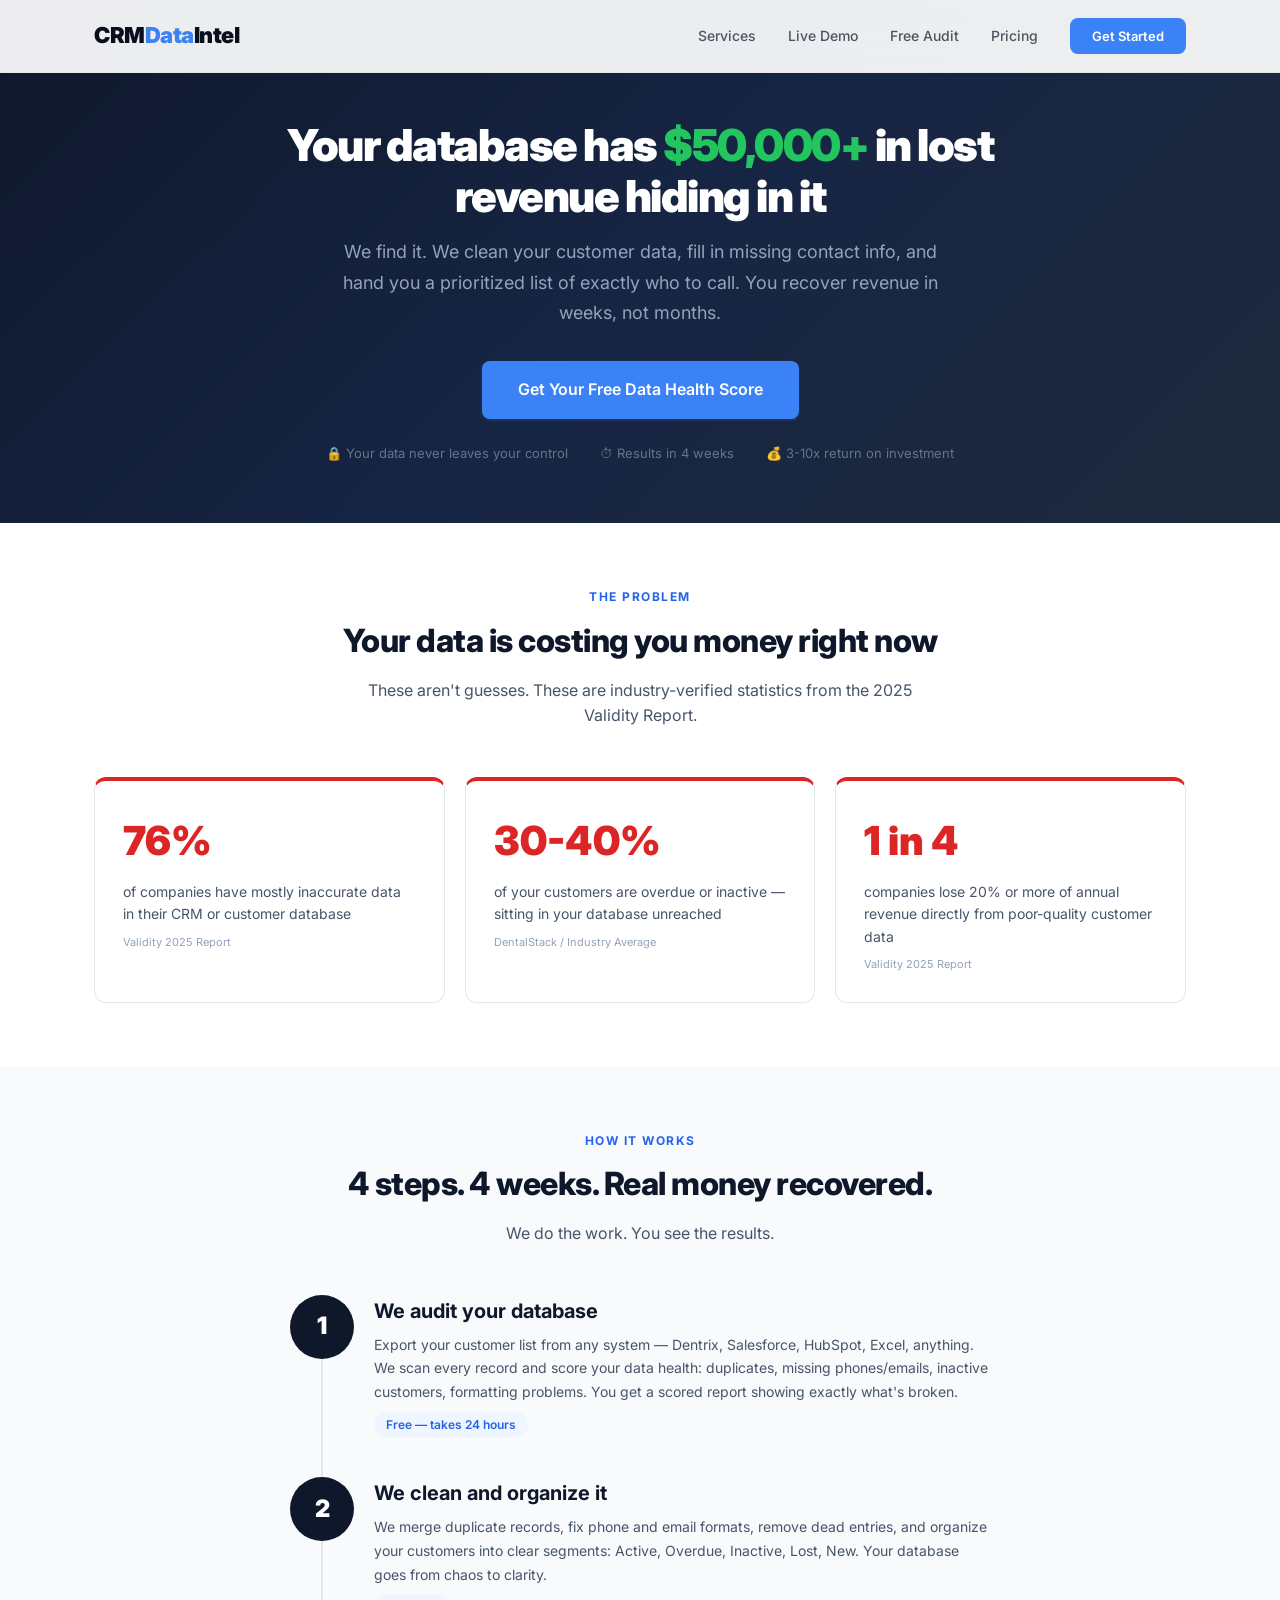
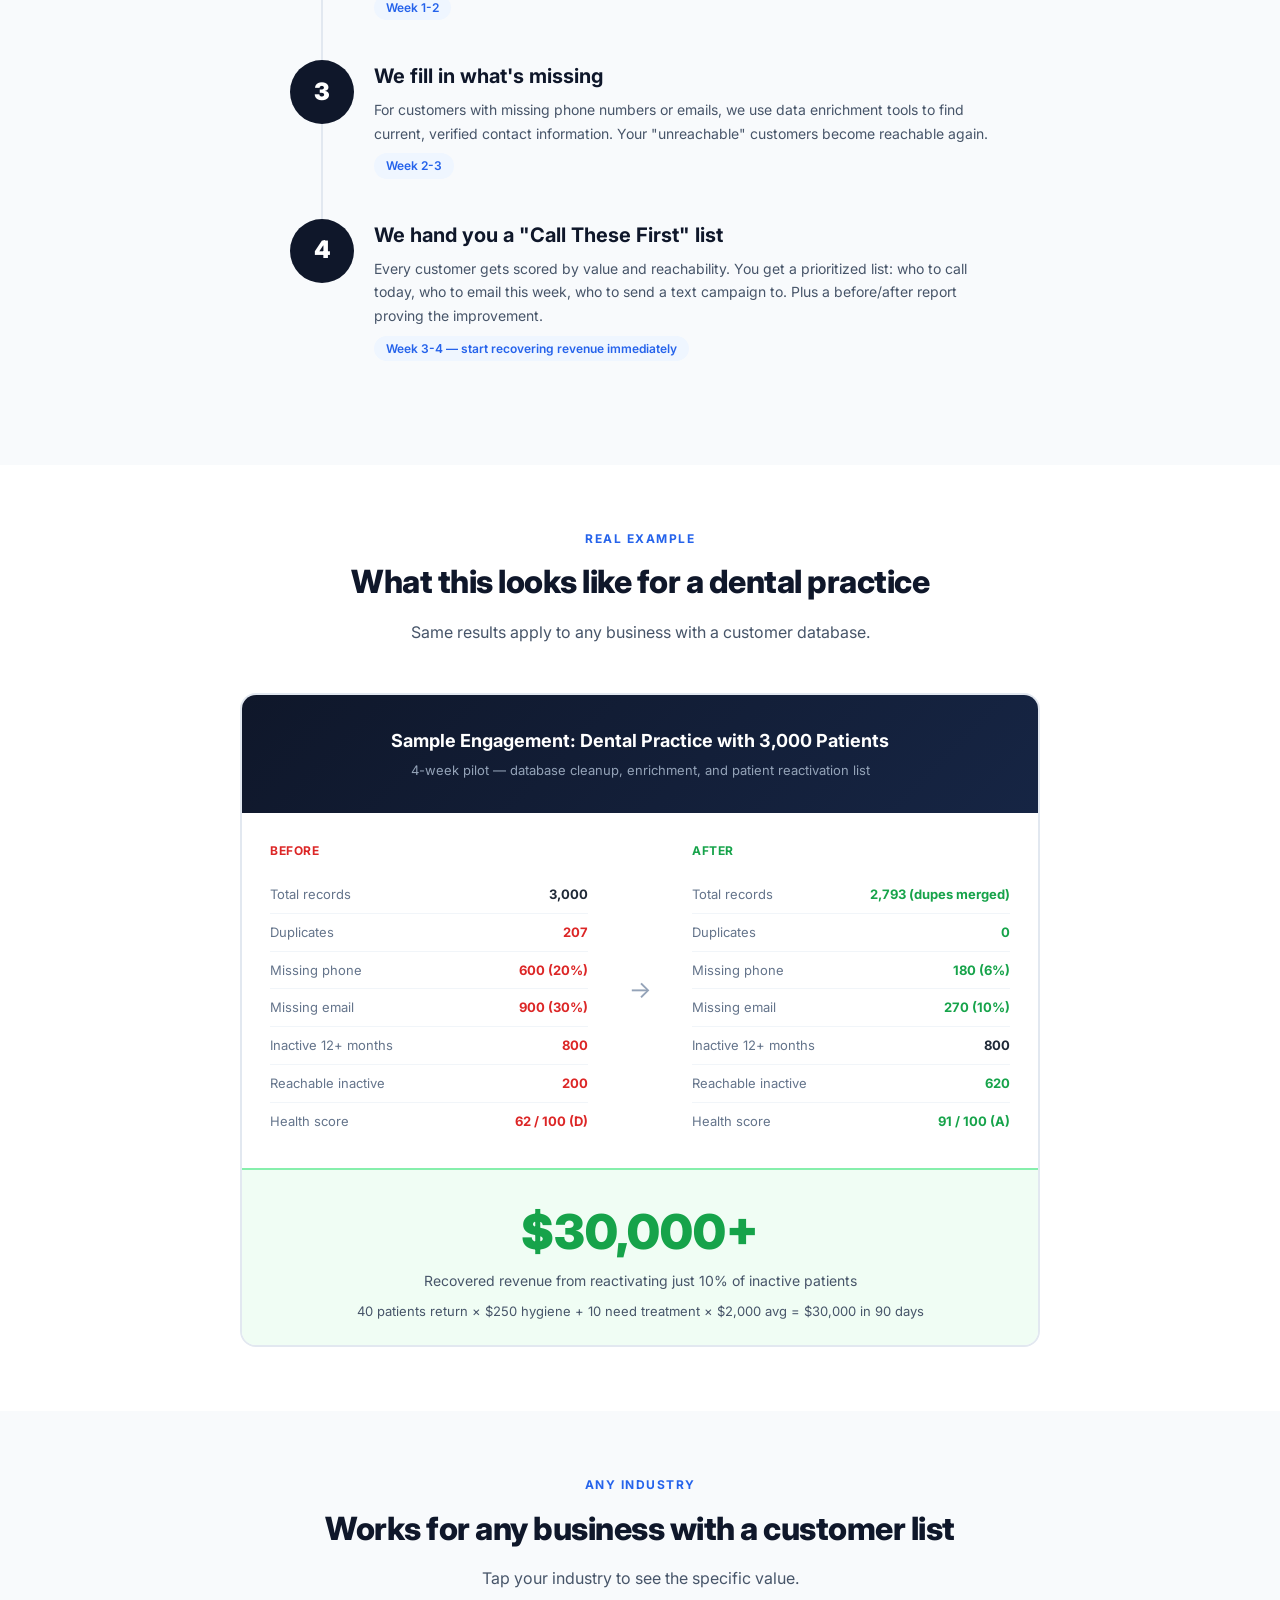
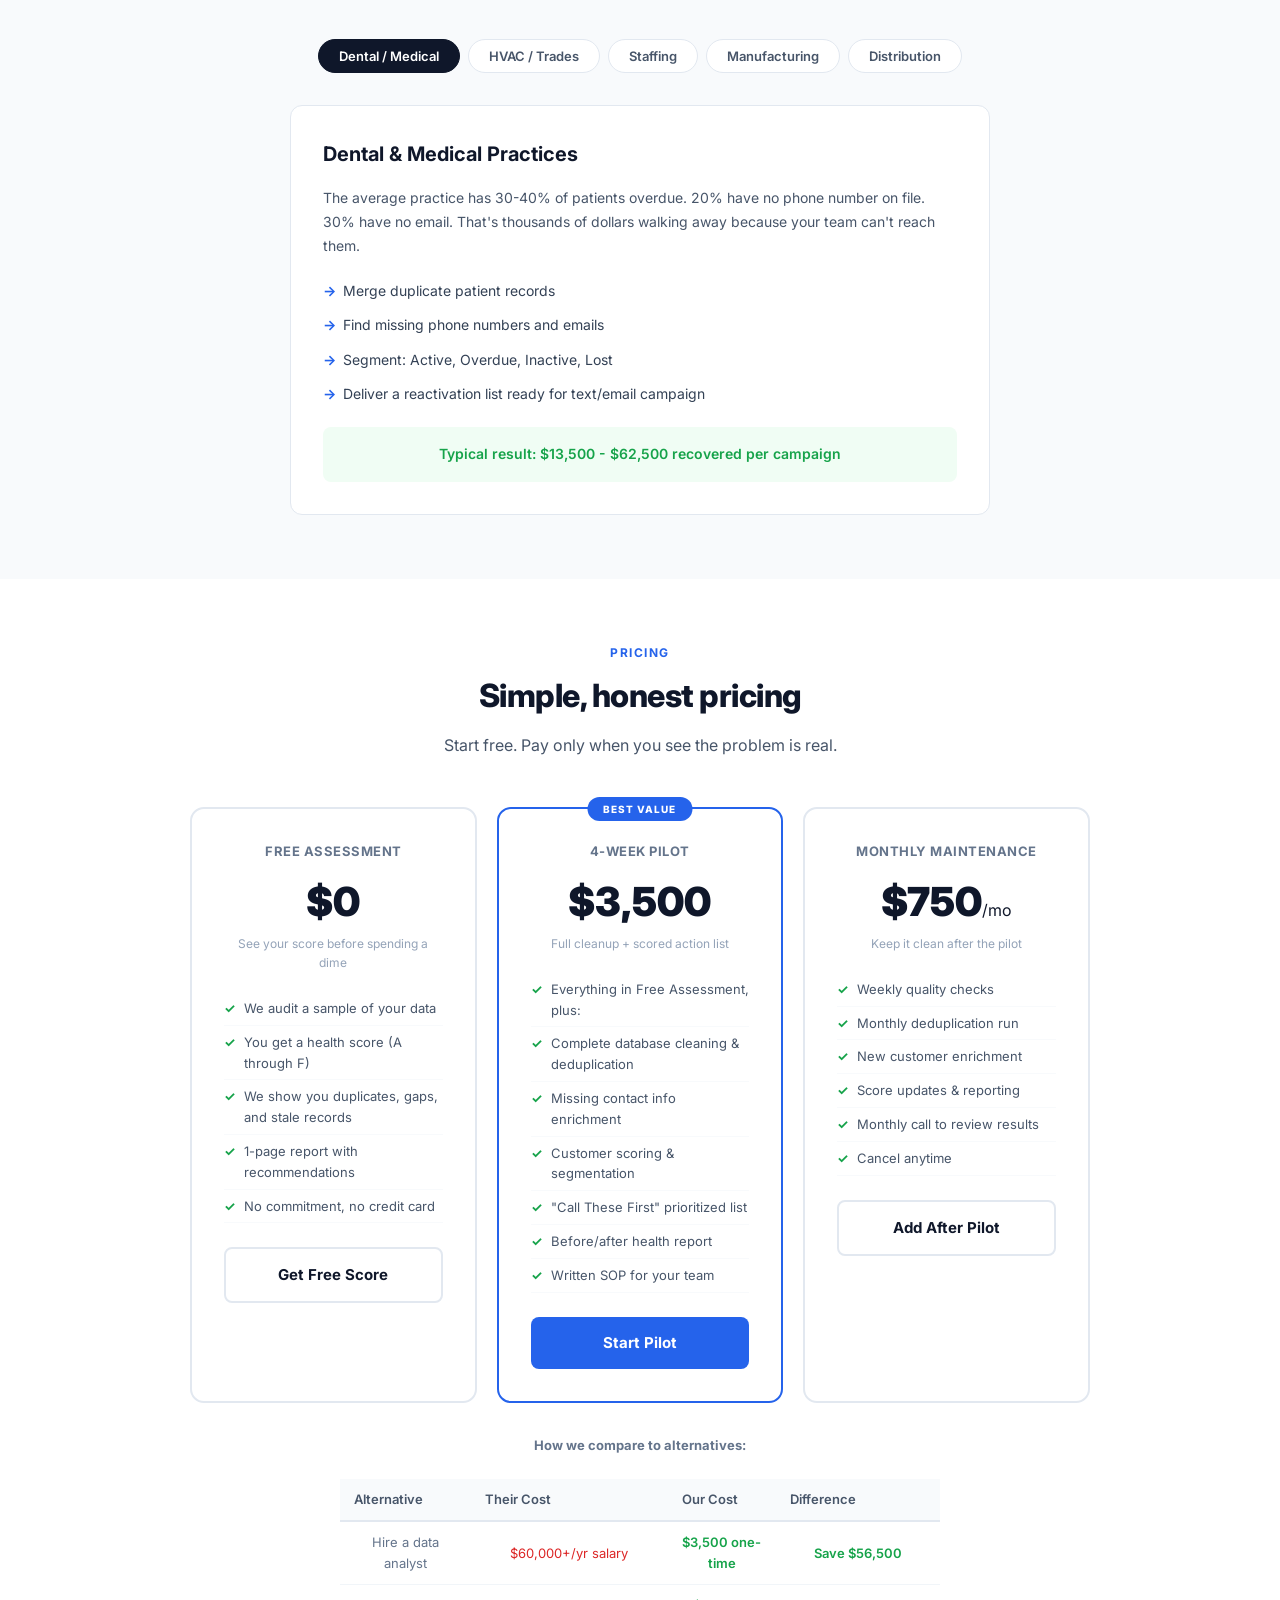
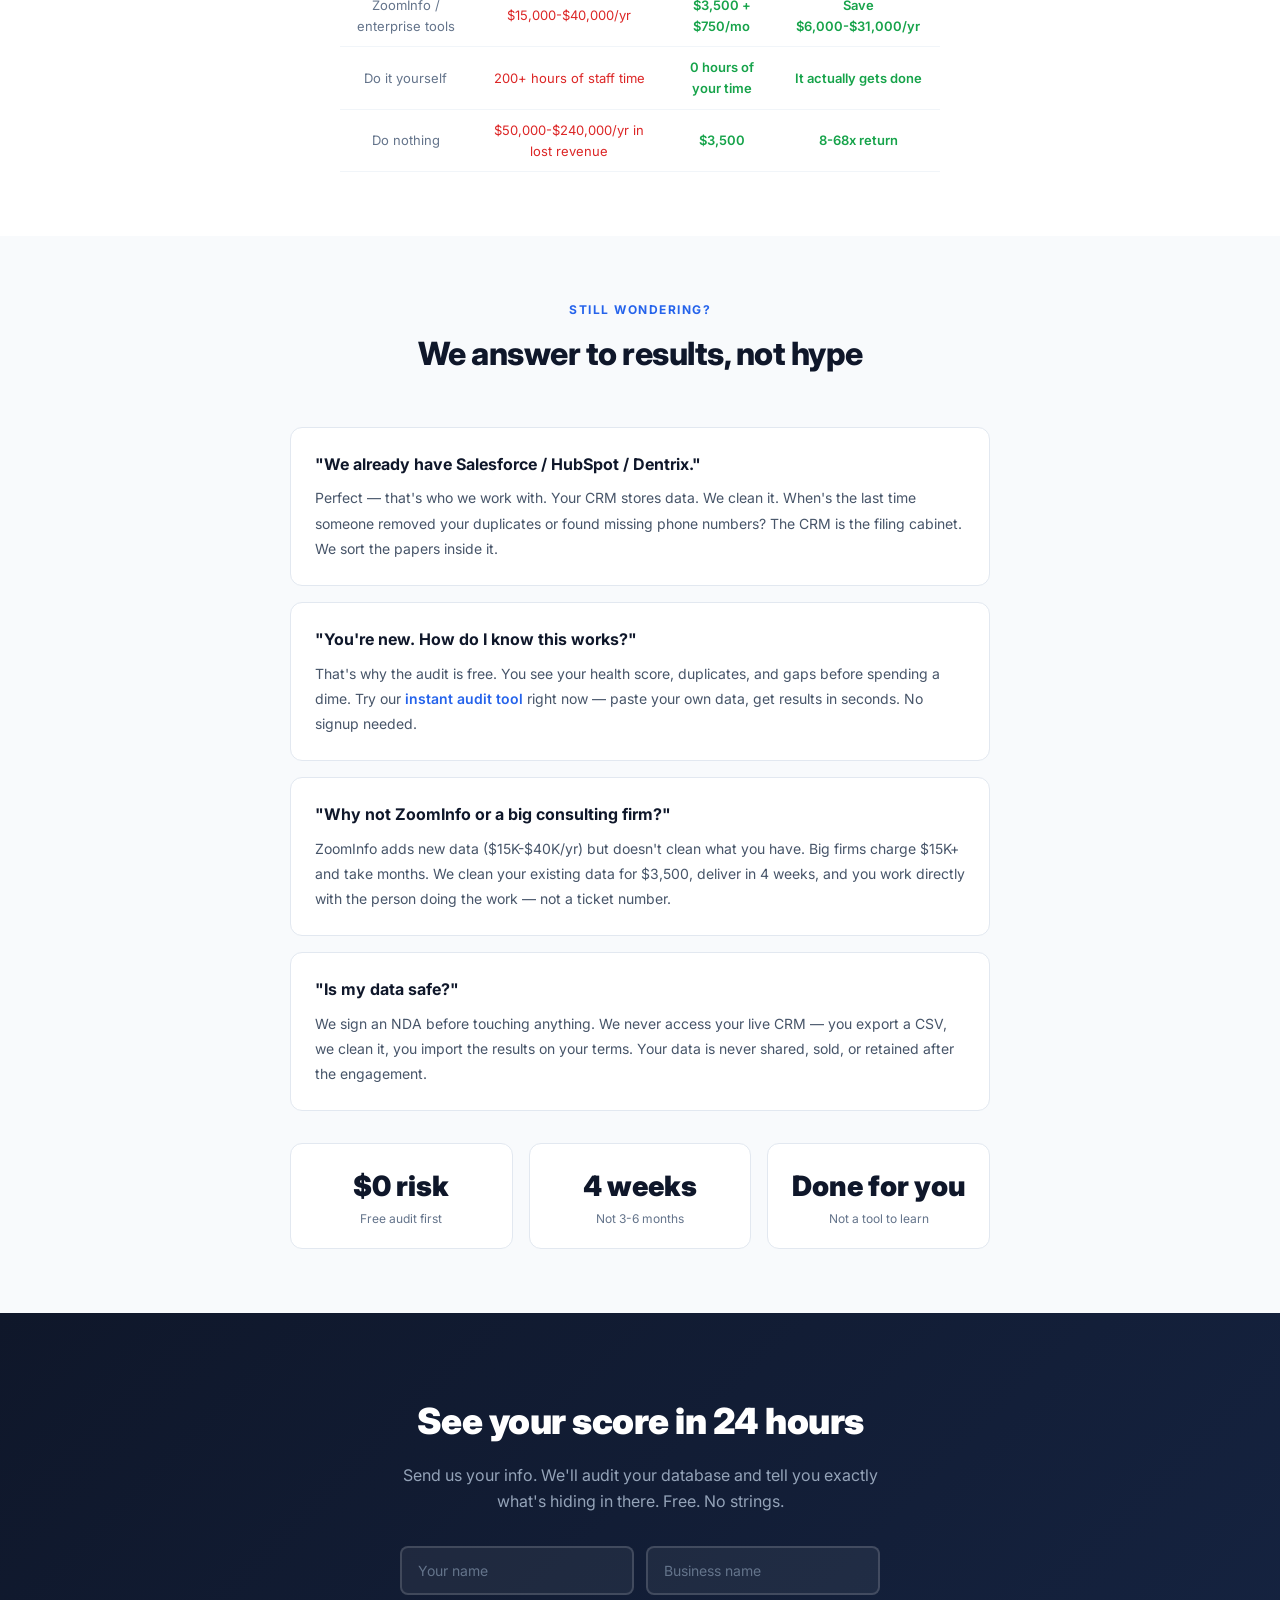
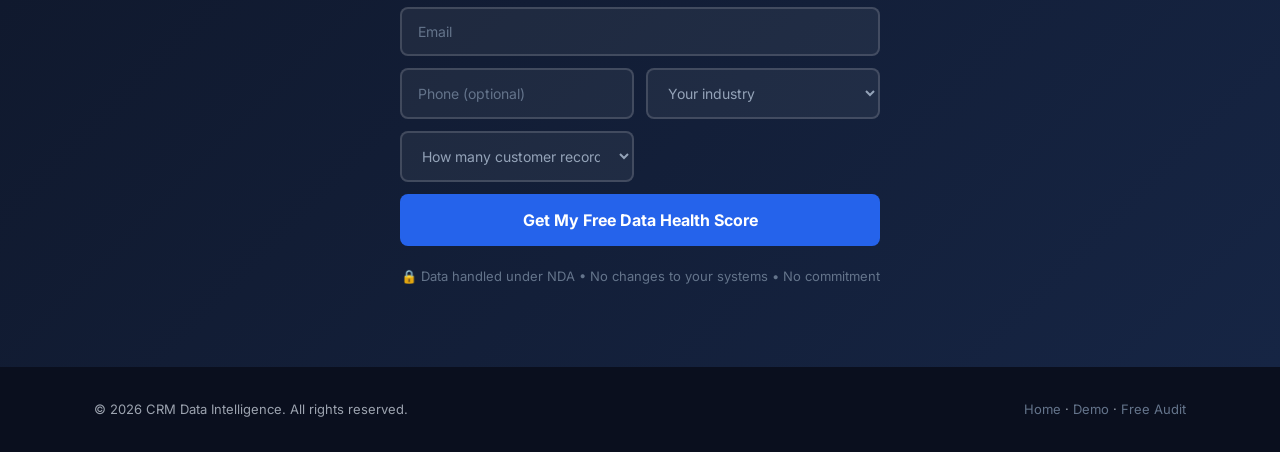
<file: docs/pages/start.html>
<!DOCTYPE html>
<html lang="en">
<head>
<meta charset="UTF-8">
<meta name="viewport" content="width=device-width, initial-scale=1.0">
<title>Get Started — CRM Data Intelligence</title>
<meta name="description" content="Clean your database. Recover lost revenue. See results in 4 weeks. Free data health assessment — no commitment.">
<link rel="stylesheet" href="../css/style.css">
<style>
  .start-hero {
    padding: 120px 0 60px;
    background: linear-gradient(135deg, #0f172a 0%, #162544 50%, #1e293b 100%);
    color: #fff; text-align: center;
  }
  .start-hero h1 {
    font-size: 44px; font-weight: 900; line-height: 1.15;
    letter-spacing: -1.5px; margin-bottom: 16px; max-width: 720px; margin-left: auto; margin-right: auto;
  }
  .start-hero h1 .money { color: #22c55e; }
  .start-hero .sub {
    font-size: 18px; color: #94a3b8; max-width: 600px;
    margin: 0 auto 32px; line-height: 1.7;
  }
  .start-hero .trust-bar {
    display: flex; justify-content: center; gap: 32px; flex-wrap: wrap;
    margin-top: 24px; font-size: 13px; color: #64748b;
  }
  .start-hero .trust-bar span { display: flex; align-items: center; gap: 6px; }

  .tap-section { padding: 64px 0; }
  .tap-section:nth-child(even) { background: #f8fafc; }

  .tap-header {
    text-align: center; margin-bottom: 48px;
  }
  .tap-header .tap-label {
    font-size: 12px; font-weight: 700; text-transform: uppercase;
    letter-spacing: 1.5px; color: #2563eb; margin-bottom: 8px;
  }
  .tap-header h2 {
    font-size: 32px; font-weight: 800; color: #0f172a;
    letter-spacing: -0.5px; margin-bottom: 12px;
  }
  .tap-header p { font-size: 16px; color: #475569; max-width: 600px; margin: 0 auto; }

  /* PROBLEM CARDS */
  .problem-grid {
    display: grid; grid-template-columns: repeat(3, 1fr); gap: 20px;
  }
  .problem-card {
    background: #fff; border: 1px solid #e2e8f0; border-radius: 12px;
    padding: 28px; border-top: 4px solid #dc2626;
  }
  .problem-card .p-stat {
    font-size: 40px; font-weight: 900; color: #dc2626; margin-bottom: 8px;
  }
  .problem-card .p-text { font-size: 14px; color: #475569; line-height: 1.6; }
  .problem-card .p-source { font-size: 11px; color: #94a3b8; margin-top: 8px; }

  /* HOW IT WORKS - VISUAL STEPS */
  .how-steps { max-width: 700px; margin: 0 auto; }
  .how-step {
    display: grid; grid-template-columns: 64px 1fr; gap: 20px;
    margin-bottom: 40px; position: relative;
  }
  .how-step::after {
    content: ''; position: absolute; left: 31px; top: 64px; bottom: -40px;
    width: 2px; background: #e2e8f0;
  }
  .how-step:last-child::after { display: none; }
  .how-step .step-circle {
    width: 64px; height: 64px; border-radius: 50%;
    background: #0f172a; color: #fff; display: flex;
    align-items: center; justify-content: center;
    font-size: 24px; font-weight: 900; flex-shrink: 0;
    position: relative; z-index: 2;
  }
  .how-step .step-content h3 {
    font-size: 20px; font-weight: 700; color: #0f172a; margin-bottom: 6px;
  }
  .how-step .step-content p { font-size: 14px; color: #475569; line-height: 1.7; }
  .how-step .step-content .step-time {
    display: inline-block; background: #eff6ff; color: #2563eb;
    padding: 3px 12px; border-radius: 20px; font-size: 12px;
    font-weight: 600; margin-top: 8px;
  }

  /* EXAMPLE ROI */
  .roi-box {
    background: #fff; border: 2px solid #e2e8f0; border-radius: 16px;
    overflow: hidden; max-width: 800px; margin: 0 auto;
  }
  .roi-top {
    background: linear-gradient(135deg, #0f172a 0%, #162544 100%);
    padding: 32px; color: #fff; text-align: center;
  }
  .roi-top h3 { font-size: 18px; font-weight: 700; margin-bottom: 4px; }
  .roi-top p { font-size: 13px; color: #94a3b8; }
  .roi-grid {
    display: grid; grid-template-columns: 1fr 48px 1fr; gap: 0;
  }
  .roi-col { padding: 28px; }
  .roi-col h4 {
    font-size: 12px; font-weight: 700; text-transform: uppercase;
    letter-spacing: 0.5px; margin-bottom: 16px;
  }
  .roi-col.before h4 { color: #dc2626; }
  .roi-col.after h4 { color: #16a34a; }
  .roi-arrow {
    display: flex; align-items: center; justify-content: center;
    font-size: 24px; color: #94a3b8;
  }
  .roi-row {
    display: flex; justify-content: space-between; padding: 8px 0;
    border-bottom: 1px solid #f1f5f9; font-size: 13px;
  }
  .roi-row:last-child { border-bottom: none; }
  .roi-row .r-label { color: #64748b; }
  .roi-row .r-val { font-weight: 700; }
  .roi-row .r-val.bad { color: #dc2626; }
  .roi-row .r-val.good { color: #16a34a; }
  .roi-bottom {
    background: #f0fdf4; padding: 24px 32px; text-align: center;
    border-top: 2px solid #86efac;
  }
  .roi-bottom .roi-big {
    font-size: 48px; font-weight: 900; color: #16a34a;
  }
  .roi-bottom .roi-label { font-size: 14px; color: #475569; }

  /* INDUSTRY TABS */
  .ind-tabs {
    display: flex; gap: 8px; flex-wrap: wrap; justify-content: center; margin-bottom: 32px;
  }
  .ind-tab {
    padding: 8px 20px; border-radius: 20px; font-size: 13px;
    font-weight: 600; cursor: pointer; border: 1px solid #e2e8f0;
    background: #fff; color: #475569; transition: all 0.2s;
    font-family: inherit;
  }
  .ind-tab.active, .ind-tab:hover { background: #0f172a; color: #fff; border-color: #0f172a; }

  .ind-panel { display: none; }
  .ind-panel.active { display: block; }

  .ind-content {
    background: #fff; border: 1px solid #e2e8f0; border-radius: 12px;
    padding: 32px; max-width: 700px; margin: 0 auto;
  }
  .ind-content h3 { font-size: 20px; font-weight: 700; color: #0f172a; margin-bottom: 16px; }
  .ind-content .ind-problem { font-size: 14px; color: #475569; margin-bottom: 16px; line-height: 1.7; }
  .ind-content .ind-fix {
    list-style: none; margin-bottom: 16px;
  }
  .ind-content .ind-fix li {
    padding: 6px 0 6px 20px; position: relative; font-size: 14px; color: #334155;
  }
  .ind-content .ind-fix li::before {
    content: "→"; position: absolute; left: 0; color: #2563eb; font-weight: 700;
  }
  .ind-content .ind-result {
    background: #f0fdf4; border-radius: 8px; padding: 16px;
    font-size: 14px; color: #16a34a; font-weight: 600; text-align: center;
  }

  /* PRICING */
  .price-row {
    display: grid; grid-template-columns: repeat(3, 1fr); gap: 20px;
    max-width: 900px; margin: 0 auto;
  }
  .p-card {
    background: #fff; border: 2px solid #e2e8f0; border-radius: 14px;
    padding: 32px; text-align: center; position: relative; transition: all 0.2s;
  }
  .p-card:hover { transform: translateY(-4px); box-shadow: 0 12px 40px rgba(0,0,0,0.1); }
  .p-card.pop { border-color: #2563eb; }
  .p-card.pop::before {
    content: "BEST VALUE"; position: absolute; top: -12px; left: 50%;
    transform: translateX(-50%); background: #2563eb; color: #fff;
    padding: 4px 16px; border-radius: 20px; font-size: 10px;
    font-weight: 800; letter-spacing: 1px;
  }
  .p-card .p-name {
    font-size: 13px; font-weight: 700; text-transform: uppercase;
    letter-spacing: 0.5px; color: #64748b; margin-bottom: 8px;
  }
  .p-card .p-price { font-size: 40px; font-weight: 900; color: #0f172a; }
  .p-card .p-note { font-size: 12px; color: #94a3b8; margin-bottom: 20px; }
  .p-card ul { list-style: none; text-align: left; margin-bottom: 24px; }
  .p-card li {
    padding: 6px 0 6px 20px; font-size: 13px; color: #475569;
    position: relative; border-bottom: 1px solid #f8fafc;
  }
  .p-card li::before { content: "✓"; position: absolute; left: 0; color: #16a34a; font-weight: 700; }
  .p-card .p-btn {
    display: block; padding: 14px; border-radius: 8px; font-size: 15px;
    font-weight: 700; text-decoration: none; text-align: center;
    transition: all 0.2s;
  }
  .p-card .p-btn.primary { background: #2563eb; color: #fff; }
  .p-card .p-btn.primary:hover { background: #1d4ed8; }
  .p-card .p-btn.outline { border: 2px solid #e2e8f0; color: #0f172a; }
  .p-card .p-btn.outline:hover { border-color: #0f172a; }

  .compare-note {
    text-align: center; margin-top: 32px; font-size: 13px; color: #64748b;
    max-width: 600px; margin-left: auto; margin-right: auto;
  }
  .compare-table {
    width: 100%; max-width: 700px; margin: 24px auto 0; border-collapse: collapse;
    font-size: 13px;
  }
  .compare-table th {
    text-align: left; padding: 10px 14px; background: #f8fafc;
    font-weight: 600; color: #475569; border-bottom: 2px solid #e2e8f0;
  }
  .compare-table td { padding: 10px 14px; border-bottom: 1px solid #f1f5f9; }
  .compare-table .them { color: #dc2626; }
  .compare-table .us { color: #16a34a; font-weight: 600; }

  /* FINAL CTA */
  .final-cta {
    background: linear-gradient(135deg, #0f172a 0%, #162544 100%);
    color: #fff; padding: 80px 24px; text-align: center;
  }
  .final-cta h2 {
    font-size: 36px; font-weight: 900; margin-bottom: 12px; letter-spacing: -0.5px;
  }
  .final-cta p { font-size: 16px; color: #94a3b8; margin-bottom: 32px; max-width: 500px; margin-left: auto; margin-right: auto; }

  .form-grid {
    display: grid; grid-template-columns: 1fr 1fr; gap: 12px;
    max-width: 480px; margin: 0 auto;
  }
  .form-grid .full { grid-column: 1 / -1; }
  .form-grid input, .form-grid select {
    padding: 14px 16px; border: 2px solid rgba(255,255,255,0.15);
    border-radius: 8px; background: rgba(255,255,255,0.06);
    color: #fff; font-size: 14px; font-family: inherit; width: 100%;
  }
  .form-grid input::placeholder { color: #64748b; }
  .form-grid select { color: #94a3b8; }
  .form-grid button {
    grid-column: 1 / -1; padding: 16px; background: #2563eb;
    color: #fff; border: none; border-radius: 8px; font-size: 16px;
    font-weight: 700; cursor: pointer; font-family: inherit;
    transition: background 0.2s;
  }
  .form-grid button:hover { background: #1d4ed8; }

  .guarantee {
    display: flex; align-items: center; justify-content: center; gap: 8px;
    margin-top: 20px; font-size: 13px; color: #64748b;
  }

  @media (max-width: 768px) {
    .start-hero h1 { font-size: 30px; }
    .problem-grid { grid-template-columns: 1fr; }
    .roi-grid { grid-template-columns: 1fr; }
    .roi-arrow { transform: rotate(90deg); padding: 8px; }
    .price-row { grid-template-columns: 1fr; }
    .form-grid { grid-template-columns: 1fr; }
    .form-grid .full { grid-column: 1; }
  }
</style>
</head>
<body>

<nav>
  <div class="container">
    <a href="../index.html" class="nav-brand">CRM<span>Data</span>Intel</a>
    <ul class="nav-links">
      <li><a href="../index.html#services">Services</a></li>
      <li><a href="demo.html">Live Demo</a></li>
      <li><a href="audit-tool.html">Free Audit</a></li>
      <li><a href="#pricing">Pricing</a></li>
      <li><a href="#start" class="nav-cta">Get Started</a></li>
    </ul>
  </div>
</nav>

<!-- HERO -->
<section class="start-hero">
  <div class="container">
    <h1>Your database has <span class="money">$50,000+</span> in lost revenue hiding in it</h1>
    <p class="sub">We find it. We clean your customer data, fill in missing contact info, and hand you a prioritized list of exactly who to call. You recover revenue in weeks, not months.</p>
    <a href="#start" class="btn btn-primary" style="font-size:16px; padding: 16px 36px;">Get Your Free Data Health Score</a>
    <div class="trust-bar">
      <span>&#128274; Your data never leaves your control</span>
      <span>&#9201; Results in 4 weeks</span>
      <span>&#128176; 3-10x return on investment</span>
    </div>
  </div>
</section>

<!-- THE PROBLEM -->
<section class="tap-section">
  <div class="container">
    <div class="tap-header">
      <div class="tap-label">The Problem</div>
      <h2>Your data is costing you money right now</h2>
      <p>These aren't guesses. These are industry-verified statistics from the 2025 Validity Report.</p>
    </div>
    <div class="problem-grid">
      <div class="problem-card">
        <div class="p-stat">76%</div>
        <div class="p-text">of companies have mostly inaccurate data in their CRM or customer database</div>
        <div class="p-source">Validity 2025 Report</div>
      </div>
      <div class="problem-card">
        <div class="p-stat">30-40%</div>
        <div class="p-text">of your customers are overdue or inactive — sitting in your database unreached</div>
        <div class="p-source">DentalStack / Industry Average</div>
      </div>
      <div class="problem-card">
        <div class="p-stat">1 in 4</div>
        <div class="p-text">companies lose 20% or more of annual revenue directly from poor-quality customer data</div>
        <div class="p-source">Validity 2025 Report</div>
      </div>
    </div>
  </div>
</section>

<!-- HOW IT WORKS -->
<section class="tap-section">
  <div class="container">
    <div class="tap-header">
      <div class="tap-label">How It Works</div>
      <h2>4 steps. 4 weeks. Real money recovered.</h2>
      <p>We do the work. You see the results.</p>
    </div>
    <div class="how-steps">
      <div class="how-step">
        <div class="step-circle">1</div>
        <div class="step-content">
          <h3>We audit your database</h3>
          <p>Export your customer list from any system — Dentrix, Salesforce, HubSpot, Excel, anything. We scan every record and score your data health: duplicates, missing phones/emails, inactive customers, formatting problems. You get a scored report showing exactly what's broken.</p>
          <span class="step-time">Free — takes 24 hours</span>
        </div>
      </div>
      <div class="how-step">
        <div class="step-circle">2</div>
        <div class="step-content">
          <h3>We clean and organize it</h3>
          <p>We merge duplicate records, fix phone and email formats, remove dead entries, and organize your customers into clear segments: Active, Overdue, Inactive, Lost, New. Your database goes from chaos to clarity.</p>
          <span class="step-time">Week 1-2</span>
        </div>
      </div>
      <div class="how-step">
        <div class="step-circle">3</div>
        <div class="step-content">
          <h3>We fill in what's missing</h3>
          <p>For customers with missing phone numbers or emails, we use data enrichment tools to find current, verified contact information. Your "unreachable" customers become reachable again.</p>
          <span class="step-time">Week 2-3</span>
        </div>
      </div>
      <div class="how-step">
        <div class="step-circle">4</div>
        <div class="step-content">
          <h3>We hand you a "Call These First" list</h3>
          <p>Every customer gets scored by value and reachability. You get a prioritized list: who to call today, who to email this week, who to send a text campaign to. Plus a before/after report proving the improvement.</p>
          <span class="step-time">Week 3-4 — start recovering revenue immediately</span>
        </div>
      </div>
    </div>
  </div>
</section>

<!-- EXAMPLE ROI -->
<section class="tap-section">
  <div class="container">
    <div class="tap-header">
      <div class="tap-label">Real Example</div>
      <h2>What this looks like for a dental practice</h2>
      <p>Same results apply to any business with a customer database.</p>
    </div>
    <div class="roi-box">
      <div class="roi-top">
        <h3>Sample Engagement: Dental Practice with 3,000 Patients</h3>
        <p>4-week pilot — database cleanup, enrichment, and patient reactivation list</p>
      </div>
      <div class="roi-grid">
        <div class="roi-col before">
          <h4>Before</h4>
          <div class="roi-row"><span class="r-label">Total records</span><span class="r-val">3,000</span></div>
          <div class="roi-row"><span class="r-label">Duplicates</span><span class="r-val bad">207</span></div>
          <div class="roi-row"><span class="r-label">Missing phone</span><span class="r-val bad">600 (20%)</span></div>
          <div class="roi-row"><span class="r-label">Missing email</span><span class="r-val bad">900 (30%)</span></div>
          <div class="roi-row"><span class="r-label">Inactive 12+ months</span><span class="r-val bad">800</span></div>
          <div class="roi-row"><span class="r-label">Reachable inactive</span><span class="r-val bad">200</span></div>
          <div class="roi-row"><span class="r-label">Health score</span><span class="r-val bad">62 / 100 (D)</span></div>
        </div>
        <div class="roi-arrow">&rarr;</div>
        <div class="roi-col after">
          <h4>After</h4>
          <div class="roi-row"><span class="r-label">Total records</span><span class="r-val good">2,793 (dupes merged)</span></div>
          <div class="roi-row"><span class="r-label">Duplicates</span><span class="r-val good">0</span></div>
          <div class="roi-row"><span class="r-label">Missing phone</span><span class="r-val good">180 (6%)</span></div>
          <div class="roi-row"><span class="r-label">Missing email</span><span class="r-val good">270 (10%)</span></div>
          <div class="roi-row"><span class="r-label">Inactive 12+ months</span><span class="r-val">800</span></div>
          <div class="roi-row"><span class="r-label">Reachable inactive</span><span class="r-val good">620</span></div>
          <div class="roi-row"><span class="r-label">Health score</span><span class="r-val good">91 / 100 (A)</span></div>
        </div>
      </div>
      <div class="roi-bottom">
        <div class="roi-big">$30,000+</div>
        <div class="roi-label">Recovered revenue from reactivating just 10% of inactive patients</div>
        <div style="font-size: 13px; color: #475569; margin-top: 8px;">40 patients return × $250 hygiene + 10 need treatment × $2,000 avg = $30,000 in 90 days</div>
      </div>
    </div>
  </div>
</section>

<!-- WORKS FOR EVERY INDUSTRY -->
<section class="tap-section">
  <div class="container">
    <div class="tap-header">
      <div class="tap-label">Any Industry</div>
      <h2>Works for any business with a customer list</h2>
      <p>Tap your industry to see the specific value.</p>
    </div>

    <div class="ind-tabs">
      <button class="ind-tab active" onclick="showInd('dental')">Dental / Medical</button>
      <button class="ind-tab" onclick="showInd('hvac')">HVAC / Trades</button>
      <button class="ind-tab" onclick="showInd('staffing')">Staffing</button>
      <button class="ind-tab" onclick="showInd('manufacturing')">Manufacturing</button>
      <button class="ind-tab" onclick="showInd('distribution')">Distribution</button>
    </div>

    <div class="ind-panel active" id="ind-dental">
      <div class="ind-content">
        <h3>Dental &amp; Medical Practices</h3>
        <p class="ind-problem">The average practice has 30-40% of patients overdue. 20% have no phone number on file. 30% have no email. That's thousands of dollars walking away because your team can't reach them.</p>
        <ul class="ind-fix">
          <li>Merge duplicate patient records</li>
          <li>Find missing phone numbers and emails</li>
          <li>Segment: Active, Overdue, Inactive, Lost</li>
          <li>Deliver a reactivation list ready for text/email campaign</li>
        </ul>
        <div class="ind-result">Typical result: $13,500 - $62,500 recovered per campaign</div>
      </div>
    </div>

    <div class="ind-panel" id="ind-hvac">
      <div class="ind-content">
        <h3>HVAC, Plumbing &amp; Electrical</h3>
        <p class="ind-problem">Years of service calls, never cleaned. Same address listed multiple times. No segmentation between commercial and residential. Can't identify maintenance agreement upsell opportunities.</p>
        <ul class="ind-fix">
          <li>Clean years of service records</li>
          <li>Segment: commercial vs residential, service agreement vs one-time</li>
          <li>Find customers due for seasonal maintenance</li>
          <li>Map customer density by zip code for route optimization</li>
        </ul>
        <div class="ind-result">Typical result: $15,000+ in maintenance agreement upsells identified</div>
      </div>
    </div>

    <div class="ind-panel" id="ind-staffing">
      <div class="ind-content">
        <h3>Staffing &amp; Recruiting Agencies</h3>
        <p class="ind-problem">30% of candidate records missing contact details. Duplicate candidates everywhere. Recruiters source externally because they can't find qualified candidates already in the database.</p>
        <ul class="ind-fix">
          <li>Deduplicate candidate records</li>
          <li>Standardize skills, titles, and trade categories</li>
          <li>Enrich missing phone, email, LinkedIn</li>
          <li>Segment by skill, availability, location</li>
        </ul>
        <div class="ind-result">Typical result: Fill roles from existing database — save $5,000+ per placement in sourcing</div>
      </div>
    </div>

    <div class="ind-panel" id="ind-manufacturing">
      <div class="ind-content">
        <h3>Manufacturers</h3>
        <p class="ind-problem">CRM disconnected from ERP. Reps promise dates they can't keep. 17,000 SKUs in Excel. Contact data for distributors, dealers, and customers all mixed together with no segmentation.</p>
        <ul class="ind-fix">
          <li>Clean and deduplicate customer/distributor records</li>
          <li>Normalize product categories, territories, account types</li>
          <li>Enrich missing buyer contacts (purchasing managers, engineers)</li>
          <li>Build lead scoring so reps call the right accounts first</li>
        </ul>
        <div class="ind-result">Typical result: Reps save 13 hrs/week hunting for info — close more deals</div>
      </div>
    </div>

    <div class="ind-panel" id="ind-distribution">
      <div class="ind-content">
        <h3>Wholesale Distributors</h3>
        <p class="ind-problem">62% report significant CRM data gaps. 55% can't identify at-risk customers. Managing thousands of SKUs with complex pricing across ship-to/bill-to accounts.</p>
        <ul class="ind-fix">
          <li>Deduplicate ship-to/bill-to accounts</li>
          <li>Normalize customer segments and product categories</li>
          <li>Build churn risk scoring — flag declining accounts</li>
          <li>Deliver "Top 50 At-Risk Accounts" report</li>
        </ul>
        <div class="ind-result">Typical result: Flag $200,000+ in at-risk revenue before customers leave</div>
      </div>
    </div>
  </div>
</section>

<!-- PRICING -->
<section class="tap-section" id="pricing">
  <div class="container">
    <div class="tap-header">
      <div class="tap-label">Pricing</div>
      <h2>Simple, honest pricing</h2>
      <p>Start free. Pay only when you see the problem is real.</p>
    </div>

    <div class="price-row">
      <div class="p-card">
        <div class="p-name">Free Assessment</div>
        <div class="p-price">$0</div>
        <div class="p-note">See your score before spending a dime</div>
        <ul>
          <li>We audit a sample of your data</li>
          <li>You get a health score (A through F)</li>
          <li>We show you duplicates, gaps, and stale records</li>
          <li>1-page report with recommendations</li>
          <li>No commitment, no credit card</li>
        </ul>
        <a href="#start" class="p-btn outline">Get Free Score</a>
      </div>

      <div class="p-card pop">
        <div class="p-name">4-Week Pilot</div>
        <div class="p-price">$3,500</div>
        <div class="p-note">Full cleanup + scored action list</div>
        <ul>
          <li>Everything in Free Assessment, plus:</li>
          <li>Complete database cleaning &amp; deduplication</li>
          <li>Missing contact info enrichment</li>
          <li>Customer scoring &amp; segmentation</li>
          <li>"Call These First" prioritized list</li>
          <li>Before/after health report</li>
          <li>Written SOP for your team</li>
        </ul>
        <a href="#start" class="p-btn primary">Start Pilot</a>
      </div>

      <div class="p-card">
        <div class="p-name">Monthly Maintenance</div>
        <div class="p-price">$750<span style="font-size:16px;font-weight:400">/mo</span></div>
        <div class="p-note">Keep it clean after the pilot</div>
        <ul>
          <li>Weekly quality checks</li>
          <li>Monthly deduplication run</li>
          <li>New customer enrichment</li>
          <li>Score updates &amp; reporting</li>
          <li>Monthly call to review results</li>
          <li>Cancel anytime</li>
        </ul>
        <a href="#start" class="p-btn outline">Add After Pilot</a>
      </div>
    </div>

    <div class="compare-note">
      <strong>How we compare to alternatives:</strong>
      <table class="compare-table">
        <tr><th>Alternative</th><th>Their Cost</th><th>Our Cost</th><th>Difference</th></tr>
        <tr><td>Hire a data analyst</td><td class="them">$60,000+/yr salary</td><td class="us">$3,500 one-time</td><td class="us">Save $56,500</td></tr>
        <tr><td>ZoomInfo / enterprise tools</td><td class="them">$15,000-$40,000/yr</td><td class="us">$3,500 + $750/mo</td><td class="us">Save $6,000-$31,000/yr</td></tr>
        <tr><td>Do it yourself</td><td class="them">200+ hours of staff time</td><td class="us">0 hours of your time</td><td class="us">It actually gets done</td></tr>
        <tr><td>Do nothing</td><td class="them">$50,000-$240,000/yr in lost revenue</td><td class="us">$3,500</td><td class="us">8-68x return</td></tr>
      </table>
    </div>
  </div>
</section>

<!-- TRUST / WHY US -->
<section class="tap-section" style="background: #f8fafc;">
  <div class="container">
    <div class="tap-header">
      <div class="tap-label">Still Wondering?</div>
      <h2>We answer to results, not hype</h2>
    </div>

    <div style="max-width: 700px; margin: 0 auto; display: grid; gap: 16px;">
      <div style="background: #fff; border: 1px solid #e2e8f0; border-radius: 12px; padding: 24px;">
        <div style="font-size: 16px; font-weight: 700; color: #0f172a; margin-bottom: 8px;">"We already have Salesforce / HubSpot / Dentrix."</div>
        <div style="font-size: 14px; color: #475569; line-height: 1.8;">Perfect — that's who we work with. Your CRM stores data. We clean it. When's the last time someone removed your duplicates or found missing phone numbers? The CRM is the filing cabinet. We sort the papers inside it.</div>
      </div>
      <div style="background: #fff; border: 1px solid #e2e8f0; border-radius: 12px; padding: 24px;">
        <div style="font-size: 16px; font-weight: 700; color: #0f172a; margin-bottom: 8px;">"You're new. How do I know this works?"</div>
        <div style="font-size: 14px; color: #475569; line-height: 1.8;">That's why the audit is free. You see your health score, duplicates, and gaps before spending a dime. Try our <a href="audit-tool.html" style="color: #2563eb; font-weight: 600;">instant audit tool</a> right now — paste your own data, get results in seconds. No signup needed.</div>
      </div>
      <div style="background: #fff; border: 1px solid #e2e8f0; border-radius: 12px; padding: 24px;">
        <div style="font-size: 16px; font-weight: 700; color: #0f172a; margin-bottom: 8px;">"Why not ZoomInfo or a big consulting firm?"</div>
        <div style="font-size: 14px; color: #475569; line-height: 1.8;">ZoomInfo adds new data ($15K-$40K/yr) but doesn't clean what you have. Big firms charge $15K+ and take months. We clean your existing data for $3,500, deliver in 4 weeks, and you work directly with the person doing the work — not a ticket number.</div>
      </div>
      <div style="background: #fff; border: 1px solid #e2e8f0; border-radius: 12px; padding: 24px;">
        <div style="font-size: 16px; font-weight: 700; color: #0f172a; margin-bottom: 8px;">"Is my data safe?"</div>
        <div style="font-size: 14px; color: #475569; line-height: 1.8;">We sign an NDA before touching anything. We never access your live CRM — you export a CSV, we clean it, you import the results on your terms. Your data is never shared, sold, or retained after the engagement.</div>
      </div>
    </div>

    <div style="display: grid; grid-template-columns: repeat(3, 1fr); gap: 16px; max-width: 700px; margin: 32px auto 0;">
      <div style="text-align: center; padding: 20px; background: #fff; border-radius: 12px; border: 1px solid #e2e8f0;">
        <div style="font-size: 28px; font-weight: 900; color: #0f172a;">$0 risk</div>
        <div style="font-size: 12px; color: #64748b;">Free audit first</div>
      </div>
      <div style="text-align: center; padding: 20px; background: #fff; border-radius: 12px; border: 1px solid #e2e8f0;">
        <div style="font-size: 28px; font-weight: 900; color: #0f172a;">4 weeks</div>
        <div style="font-size: 12px; color: #64748b;">Not 3-6 months</div>
      </div>
      <div style="text-align: center; padding: 20px; background: #fff; border-radius: 12px; border: 1px solid #e2e8f0;">
        <div style="font-size: 28px; font-weight: 900; color: #0f172a;">Done for you</div>
        <div style="font-size: 12px; color: #64748b;">Not a tool to learn</div>
      </div>
    </div>
  </div>
</section>

<!-- FINAL CTA -->
<section class="final-cta" id="start">
  <div class="container">
    <h2>See your score in 24 hours</h2>
    <p>Send us your info. We'll audit your database and tell you exactly what's hiding in there. Free. No strings.</p>
    <form class="form-grid" action="https://formspree.io/f/xkoqjvrz" method="POST">
      <input type="text" name="name" placeholder="Your name" required>
      <input type="text" name="business" placeholder="Business name" required>
      <input type="email" name="email" placeholder="Email" required class="full">
      <input type="tel" name="phone" placeholder="Phone (optional)">
      <select name="industry">
        <option value="">Your industry</option>
        <option value="dental">Dental / Medical</option>
        <option value="hvac">HVAC / Plumbing / Electrical</option>
        <option value="staffing">Staffing / Recruiting</option>
        <option value="manufacturing">Manufacturing</option>
        <option value="distribution">Wholesale / Distribution</option>
        <option value="construction">Construction</option>
        <option value="logistics">Logistics / Freight</option>
        <option value="other">Other</option>
      </select>
      <select name="records">
        <option value="">How many customer records?</option>
        <option value="under1k">Under 1,000</option>
        <option value="1k-5k">1,000 - 5,000</option>
        <option value="5k-20k">5,000 - 20,000</option>
        <option value="20k-50k">20,000 - 50,000</option>
        <option value="50k+">50,000+</option>
        <option value="unknown">Not sure</option>
      </select>
      <button type="submit">Get My Free Data Health Score</button>
    </form>
    <div class="guarantee">&#128274; Data handled under NDA &bull; No changes to your systems &bull; No commitment</div>
  </div>
</section>

<footer>
  <div class="container">
    <div class="footer-content">
      <span>&copy; 2026 CRM Data Intelligence. All rights reserved.</span>
      <span><a href="../index.html" style="color:#64748b">Home</a> &middot; <a href="demo.html" style="color:#64748b">Demo</a> &middot; <a href="audit-tool.html" style="color:#64748b">Free Audit</a></span>
    </div>
  </div>
</footer>

<script>
function showInd(id) {
  document.querySelectorAll('.ind-panel').forEach(p => p.classList.remove('active'));
  document.querySelectorAll('.ind-tab').forEach(t => t.classList.remove('active'));
  document.getElementById('ind-' + id).classList.add('active');
  event.target.classList.add('active');
}
</script>

</body>
</html>
</file>
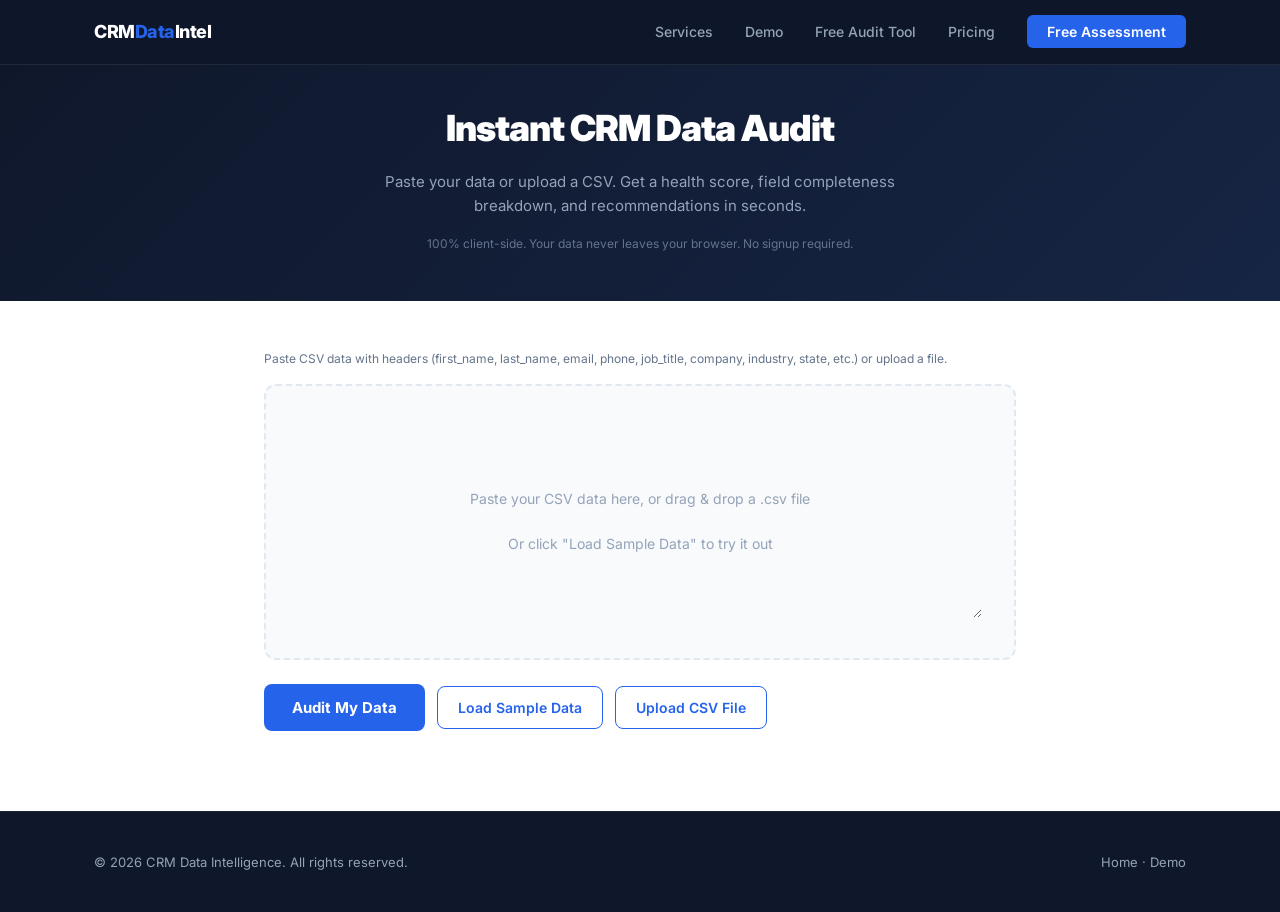
<file: site/pages/audit-tool.html>
<!DOCTYPE html>
<html lang="en">
<head>
<meta charset="UTF-8">
<meta name="viewport" content="width=device-width, initial-scale=1.0">
<title>Free Instant CRM Audit — CRM Data Intelligence</title>
<meta name="description" content="Paste your CRM data and get an instant health score. No signup. No upload. 100% in your browser.">
<link rel="stylesheet" href="../css/style.css">
<style>
  .tool-hero {
    padding: 100px 0 40px;
    background: linear-gradient(135deg, var(--navy) 0%, #162544 100%);
    color: var(--white); text-align: center;
  }
  .tool-hero h1 { font-size: 36px; font-weight: 900; margin-bottom: 12px; letter-spacing: -1px; }
  .tool-hero p { font-size: 15px; color: var(--gray); max-width: 560px; margin: 0 auto 8px; }
  .tool-hero .trust { font-size: 12px; color: var(--slate-light); margin-top: 16px; }

  .tool-section { padding: 48px 0; }

  .input-area {
    background: var(--bg); border: 2px dashed var(--border); border-radius: 12px;
    padding: 32px; margin-bottom: 24px; position: relative;
  }

  .input-area.drag-over { border-color: var(--blue); background: #eff6ff; }

  .input-area textarea {
    width: 100%; min-height: 200px; border: none; background: transparent;
    font-family: 'Courier New', monospace; font-size: 12px; color: var(--text);
    resize: vertical; outline: none;
  }

  .input-area .placeholder-text {
    position: absolute; top: 50%; left: 50%; transform: translate(-50%, -50%);
    text-align: center; pointer-events: none; color: var(--gray); font-size: 14px;
    transition: opacity 0.2s;
  }

  .input-area .placeholder-text.hidden { opacity: 0; }

  .format-hint {
    font-size: 12px; color: var(--slate-light); margin-bottom: 16px;
    display: flex; align-items: center; gap: 8px;
  }

  .action-bar { display: flex; gap: 12px; margin-bottom: 32px; flex-wrap: wrap; align-items: center; }

  .action-bar .btn { font-family: inherit; cursor: pointer; }

  #loadSample {
    background: transparent; color: var(--blue); border: 1px solid var(--blue);
    padding: 12px 20px; border-radius: 8px; font-size: 14px; font-weight: 600;
    cursor: pointer; font-family: inherit;
  }

  .file-input-wrap {
    position: relative; overflow: hidden; display: inline-block;
  }
  .file-input-wrap input[type="file"] {
    position: absolute; left: 0; top: 0; opacity: 0; width: 100%; height: 100%; cursor: pointer;
  }

  /* RESULTS */
  #results { display: none; }

  .score-hero {
    text-align: center; padding: 40px; border-radius: 12px; margin-bottom: 32px;
  }
  .score-hero.grade-a { background: linear-gradient(135deg, #065f46 0%, #064e3b 100%); color: #fff; }
  .score-hero.grade-b { background: linear-gradient(135deg, #1e40af 0%, #1e3a5f 100%); color: #fff; }
  .score-hero.grade-c { background: linear-gradient(135deg, #92400e 0%, #78350f 100%); color: #fff; }
  .score-hero.grade-d { background: linear-gradient(135deg, #991b1b 0%, #7f1d1d 100%); color: #fff; }
  .score-hero.grade-f { background: linear-gradient(135deg, #7f1d1d 0%, #450a0a 100%); color: #fff; }

  .score-hero .score-num { font-size: 80px; font-weight: 900; }
  .score-hero .score-grade { font-size: 24px; font-weight: 700; opacity: 0.8; }
  .score-hero .score-sub { font-size: 14px; opacity: 0.6; margin-top: 8px; }

  .findings-grid {
    display: grid; grid-template-columns: repeat(auto-fit, minmax(280px, 1fr));
    gap: 16px; margin-bottom: 32px;
  }

  .finding-card {
    background: var(--white); border: 1px solid var(--border);
    border-radius: 10px; padding: 24px;
  }

  .finding-card h4 {
    font-size: 13px; font-weight: 700; text-transform: uppercase;
    letter-spacing: 0.5px; color: var(--slate-light); margin-bottom: 12px;
  }

  .bar-row {
    display: flex; align-items: center; gap: 12px; margin-bottom: 8px; font-size: 13px;
  }
  .bar-label { width: 120px; color: var(--slate); flex-shrink: 0; }
  .bar-track { flex: 1; height: 8px; background: #f1f5f9; border-radius: 4px; overflow: hidden; }
  .bar-fill { height: 100%; border-radius: 4px; transition: width 0.5s; }
  .bar-pct { width: 50px; text-align: right; font-weight: 700; font-size: 13px; }

  .issue-list { list-style: none; }
  .issue-list li {
    padding: 8px 0 8px 24px; border-bottom: 1px solid #f1f5f9;
    font-size: 13px; color: var(--slate); position: relative;
  }
  .issue-list li::before {
    content: "!"; position: absolute; left: 0; top: 8px;
    width: 16px; height: 16px; line-height: 16px; text-align: center;
    background: var(--red); color: #fff; border-radius: 50%;
    font-size: 10px; font-weight: 900;
  }

  .rec-list { list-style: none; }
  .rec-list li {
    padding: 8px 0 8px 24px; font-size: 13px; color: var(--text);
    position: relative; border-bottom: 1px solid #f1f5f9;
  }
  .rec-list li::before {
    content: "→"; position: absolute; left: 0;
    color: var(--blue); font-weight: 700;
  }

  .results-cta {
    background: var(--navy); color: var(--white); border-radius: 12px;
    padding: 40px; text-align: center; margin-top: 32px;
  }
  .results-cta h3 { font-size: 24px; font-weight: 900; margin-bottom: 8px; }
  .results-cta p { color: var(--gray); margin-bottom: 20px; font-size: 14px; }
</style>
</head>
<body>

<nav>
  <div class="container">
    <a href="../index.html" class="nav-brand">CRM<span>Data</span>Intel</a>
    <ul class="nav-links">
      <li><a href="../index.html#services">Services</a></li>
      <li><a href="demo.html">Demo</a></li>
      <li><a href="audit-tool.html">Free Audit Tool</a></li>
      <li><a href="../index.html#pricing">Pricing</a></li>
      <li><a href="../index.html#contact" class="nav-cta">Free Assessment</a></li>
    </ul>
  </div>
</nav>

<section class="tool-hero">
  <div class="container">
    <h1>Instant CRM Data Audit</h1>
    <p>Paste your data or upload a CSV. Get a health score, field completeness breakdown, and recommendations in seconds.</p>
    <p class="trust">100% client-side. Your data never leaves your browser. No signup required.</p>
  </div>
</section>

<section class="tool-section">
  <div class="container-narrow">

    <p class="format-hint">Paste CSV data with headers (first_name, last_name, email, phone, job_title, company, industry, state, etc.) or upload a file.</p>

    <div class="input-area" id="dropZone">
      <div class="placeholder-text" id="placeholder">Paste your CSV data here, or drag &amp; drop a .csv file<br><br>Or click "Load Sample Data" to try it out</div>
      <textarea id="csvInput" spellcheck="false"></textarea>
    </div>

    <div class="action-bar">
      <button class="btn btn-primary" onclick="runAudit()" style="font-family:inherit">Audit My Data</button>
      <button id="loadSample" onclick="loadSample()">Load Sample Data</button>
      <div class="file-input-wrap">
        <button id="loadSample" style="pointer-events:none">Upload CSV File</button>
        <input type="file" accept=".csv" onchange="handleFile(event)">
      </div>
      <span style="font-size:12px; color:var(--gray); margin-left: auto;" id="recordCount"></span>
    </div>

    <!-- RESULTS -->
    <div id="results">
      <div class="score-hero" id="scoreHero">
        <div class="score-num" id="scoreNum">--</div>
        <div class="score-grade" id="scoreGrade">Grade: --</div>
        <div class="score-sub" id="scoreSub">-- records analyzed</div>
      </div>

      <div class="findings-grid" id="findingsGrid"></div>

      <div class="finding-card" id="issuesCard" style="margin-bottom: 16px;">
        <h4>Issues Found</h4>
        <ul class="issue-list" id="issuesList"></ul>
      </div>

      <div class="finding-card" id="recsCard">
        <h4>Recommendations</h4>
        <ul class="rec-list" id="recsList"></ul>
      </div>

      <div class="results-cta">
        <h3>Want the full cleanup?</h3>
        <p>This audit is just step 1. We also clean, deduplicate, enrich, and score your data — ready for your reps to work.</p>
        <a href="../index.html#contact" class="btn btn-primary">Get Your Full Assessment</a>
      </div>
    </div>

  </div>
</section>

<footer>
  <div class="container">
    <div class="footer-content">
      <span>&copy; 2026 CRM Data Intelligence. All rights reserved.</span>
      <span><a href="../index.html">Home</a> &middot; <a href="demo.html">Demo</a></span>
    </div>
  </div>
</footer>

<script>
const SAMPLE_CSV = `first_name,last_name,email,phone,job_title,company,industry,state
James,Smith,james.smith@acmemanufacturing.com,(415) 555-1234,VP Sales,Acme Manufacturing,Manufacturing,CA
James,Smith,james_smith@acmemanufacturing.com,4155551234,V.P. Sales,Acme Manufacturing Inc.,Mfg,California
,Johnson,N/A,000-000-0000,sales manager,CRYOBUILD SYSTEMS,MANUFACTURING,
Patricia,Williams,pwilliams@gmail.com,(832) 555-7890,Director Of Operations,Atlas Logistics Group,Warehousing & Logistics,TX
Robert,Brown,robert.brown@titanconcrete.com,8325559876,CEO,Titan Concrete Supply,construction,Texas
Jennifer,Garcia,,,Plant Manger,pacific steel works,,WA
Robert,Brown,r.brown@titanconcrete.com,(832) 555-9876,Chief Executive Officer,Titan Concrete,Construction,TX
Michael,Davis,michael.davis@summitenergy.com,(303) 555-4567,Maintenance Mgr,Summit Energy Solutions,energy,CO
Linda,Martinez,linda.martinez@proflowsupply.com,3035554567ext2,purchasing manager,ProFlow Plumbing Supply  ,Wholesale,Nevada
David,Anderson,danderson,(602) 555-3210,SALES MANAGER,Apex Industrial Services,N/A,AZ
Elizabeth,Taylor,,,(none),Delta Fabrication Co,Manufacturing,OH
William,Moore,w.moore@ironcladsecurity.com,(555) 123-4567,IT Director,Ironclad Security Systems,Security,GA
,,bad@email,5551234,accountant,,,
Susan,Clark,susan.clark@novatechsolutions.com,(720) 555-8901,Marketing Manager,NovaTech Solutions,Tech,CO
Richard,Lewis,richard.lewis@pacificsteelworks.com,(206) 555-2345,ceo,Pacific Steel Works,MANUFACTURING,Washington
Karen,White,,,Sales Rep,Greenfield Farms LLC,Agriculture,MN
Thomas,Harris,thomas.harris@bluelineelectrical.com,(480) 555-6789,HR Manager,BlueLine Electrical,Electrical,AZ
Sarah,Sanchez,sarah@gmail.com,(312) 555-4321,buyer,Metro Distribution Inc,logistics,IL
Charles,Clark,charles.clark@sunpeaksolar.com,N/A,Owner,SunPeak Solar,Energy,OR
Jessica,Ramirez,jessica.ramirez@falconaerospace.com,(713) 555-8765,Project Engineer,Falcon Aerospace,Aerospace,TX`;

const textarea = document.getElementById('csvInput');
const placeholder = document.getElementById('placeholder');

textarea.addEventListener('input', () => {
  placeholder.classList.toggle('hidden', textarea.value.length > 0);
  updateCount();
});

function updateCount() {
  const lines = textarea.value.trim().split('\\n').filter(l => l.trim());
  const count = Math.max(0, lines.length - 1);
  document.getElementById('recordCount').textContent = count > 0 ? count + ' records detected' : '';
}

function loadSample() {
  textarea.value = SAMPLE_CSV;
  placeholder.classList.add('hidden');
  updateCount();
}

function handleFile(e) {
  const file = e.target.files[0];
  if (!file) return;
  const reader = new FileReader();
  reader.onload = (ev) => {
    textarea.value = ev.target.result;
    placeholder.classList.add('hidden');
    updateCount();
  };
  reader.readAsText(file);
}

const dropZone = document.getElementById('dropZone');
dropZone.addEventListener('dragover', (e) => { e.preventDefault(); dropZone.classList.add('drag-over'); });
dropZone.addEventListener('dragleave', () => { dropZone.classList.remove('drag-over'); });
dropZone.addEventListener('drop', (e) => {
  e.preventDefault(); dropZone.classList.remove('drag-over');
  const file = e.dataTransfer.files[0];
  if (file) {
    const reader = new FileReader();
    reader.onload = (ev) => { textarea.value = ev.target.result; placeholder.classList.add('hidden'); updateCount(); };
    reader.readAsText(file);
  }
});

function parseCSV(text) {
  const lines = text.trim().split('\\n').map(l => l.trim()).filter(l => l);
  if (lines.length < 2) return { headers: [], records: [] };
  const headers = lines[0].split(',').map(h => h.trim().toLowerCase().replace(/[^a-z0-9_]/g, '_'));
  const records = [];
  for (let i = 1; i < lines.length; i++) {
    const vals = lines[i].split(',');
    const obj = {};
    headers.forEach((h, idx) => { obj[h] = (vals[idx] || '').trim(); });
    records.push(obj);
  }
  return { headers, records };
}

function isEmpty(v) {
  if (!v) return true;
  const low = v.toLowerCase().trim();
  return ['', 'n/a', 'unknown', 'none', '-', 'null', '(none)', '(empty)'].includes(low);
}

function isValidEmail(v) {
  if (isEmpty(v)) return false;
  return /^[a-zA-Z0-9_.+-]+@[a-zA-Z0-9-]+\.[a-zA-Z0-9-.]+$/.test(v.trim());
}

function isPersonalEmail(v) {
  if (!isValidEmail(v)) return false;
  return /gmail\.com|yahoo\.com|hotmail\.com|outlook\.com|aol\.com/i.test(v);
}

function isValidPhone(v) {
  if (isEmpty(v)) return false;
  const digits = v.replace(/\\D/g, '');
  if (['0000000000', '0000000'].includes(digits)) return false;
  return digits.length >= 7 && digits.length <= 15;
}

function runAudit() {
  const text = textarea.value;
  if (!text.trim()) { alert('Please paste CSV data or load sample data first.'); return; }

  const { headers, records } = parseCSV(text);
  if (records.length === 0) { alert('No records found. Make sure data has a header row.'); return; }

  const total = records.length;
  const completeness = {};
  headers.forEach(h => {
    const filled = records.filter(r => !isEmpty(r[h])).length;
    completeness[h] = { filled, missing: total - filled, pct: Math.round(filled / total * 1000) / 10 };
  });

  const emailField = headers.find(h => h.includes('email'));
  const phoneField = headers.find(h => h.includes('phone'));
  const titleField = headers.find(h => h.includes('title'));
  const companyField = headers.find(h => h.includes('company') || h.includes('account'));
  const firstField = headers.find(h => h.includes('first'));
  const lastField = headers.find(h => h.includes('last'));
  const industryField = headers.find(h => h.includes('industry'));
  const stateField = headers.find(h => h.includes('state') || h.includes('region'));

  let validEmails = 0, personalEmails = 0, validPhones = 0;
  if (emailField) {
    validEmails = records.filter(r => isValidEmail(r[emailField])).length;
    personalEmails = records.filter(r => isPersonalEmail(r[emailField])).length;
  }
  if (phoneField) validPhones = records.filter(r => isValidPhone(r[phoneField])).length;

  let emailDupes = 0;
  if (emailField) {
    const emailMap = {};
    records.forEach(r => {
      const e = (r[emailField] || '').toLowerCase().trim();
      if (e && e.includes('@')) { emailMap[e] = (emailMap[e] || 0) + 1; }
    });
    emailDupes = Object.values(emailMap).filter(c => c > 1).reduce((a, c) => a + c, 0);
  }

  let nameDupes = 0;
  if (lastField && companyField) {
    const nameMap = {};
    records.forEach(r => {
      const key = ((r[firstField] || '') + '|' + (r[lastField] || '') + '|' + (r[companyField] || '')).toLowerCase();
      if (r[lastField]) nameMap[key] = (nameMap[key] || 0) + 1;
    });
    nameDupes = Object.values(nameMap).filter(c => c > 1).reduce((a, c) => a + c, 0);
  }

  let titleVariants = 0;
  if (titleField) {
    const titles = new Set(records.map(r => (r[titleField] || '').trim()).filter(t => !isEmpty(t)));
    titleVariants = titles.size;
  }

  let industryVariants = 0;
  if (industryField) {
    const inds = new Set(records.map(r => (r[industryField] || '').trim().toLowerCase()).filter(i => !isEmpty(i)));
    industryVariants = inds.size;
  }

  // Score
  let score = 100;
  if (emailField) {
    const emailPct = validEmails / total * 100;
    score -= Math.max(0, (80 - emailPct)) * 0.5;
    if (personalEmails / Math.max(validEmails, 1) > 0.2) score -= 3;
  } else { score -= 15; }

  if (phoneField) {
    const phonePct = validPhones / total * 100;
    score -= Math.max(0, (70 - phonePct)) * 0.3;
  } else { score -= 10; }

  const dupPct = Math.max(emailDupes, nameDupes) / total * 100;
  score -= Math.min(dupPct * 0.5, 15);

  if (titleVariants > total * 0.15) score -= 5;

  headers.forEach(h => {
    if (completeness[h].pct < 70) score -= 2;
  });

  score = Math.round(Math.max(0, Math.min(100, score)) * 10) / 10;
  let grade = 'F';
  if (score >= 90) grade = 'A';
  else if (score >= 80) grade = 'B';
  else if (score >= 70) grade = 'C';
  else if (score >= 60) grade = 'D';

  // Render
  document.getElementById('results').style.display = 'block';
  const hero = document.getElementById('scoreHero');
  hero.className = 'score-hero grade-' + grade.toLowerCase();
  document.getElementById('scoreNum').textContent = score;
  document.getElementById('scoreGrade').textContent = 'Grade: ' + grade;
  document.getElementById('scoreSub').textContent = total + ' records analyzed across ' + headers.length + ' fields';

  // Findings
  const fg = document.getElementById('findingsGrid');
  fg.innerHTML = '';

  function addFinding(title, rows) {
    const card = document.createElement('div');
    card.className = 'finding-card';
    let html = '<h4>' + title + '</h4>';
    rows.forEach(r => {
      const color = r.pct >= 90 ? '#16a34a' : r.pct >= 70 ? '#f59e0b' : '#dc2626';
      html += '<div class="bar-row">' +
        '<span class="bar-label">' + r.label + '</span>' +
        '<div class="bar-track"><div class="bar-fill" style="width:' + r.pct + '%;background:' + color + '"></div></div>' +
        '<span class="bar-pct" style="color:' + color + '">' + r.pct + '%</span></div>';
    });
    card.innerHTML = html;
    fg.appendChild(card);
  }

  const compRows = headers.filter(h => !['record_id', 'id', 'created_date', 'last_activity_date', 'notes', 'owner'].includes(h))
    .map(h => ({ label: h.replace(/_/g, ' '), pct: completeness[h].pct }));

  addFinding('Field Completeness', compRows);

  const qualRows = [];
  if (emailField) qualRows.push({ label: 'Valid emails', pct: Math.round(validEmails / total * 1000) / 10 });
  if (phoneField) qualRows.push({ label: 'Valid phones', pct: Math.round(validPhones / total * 1000) / 10 });
  qualRows.push({ label: 'Non-duplicate', pct: Math.round((total - Math.max(emailDupes, nameDupes)) / total * 1000) / 10 });
  addFinding('Data Quality', qualRows);

  // Issues
  const il = document.getElementById('issuesList');
  il.innerHTML = '';
  const issues = [];
  if (emailField && validEmails / total < 0.85) issues.push((total - validEmails) + ' records have missing or invalid emails (' + Math.round(validEmails / total * 100) + '% valid)');
  if (phoneField && validPhones / total < 0.85) issues.push((total - validPhones) + ' records have missing or invalid phones (' + Math.round(validPhones / total * 100) + '% valid)');
  if (emailDupes > 0) issues.push(emailDupes + ' records share duplicate email addresses');
  if (nameDupes > 0) issues.push(nameDupes + ' records share duplicate name + company combinations');
  if (personalEmails > 0) issues.push(personalEmails + ' records use personal emails (gmail, yahoo, etc.) instead of work emails');
  if (titleVariants > 20) issues.push(titleVariants + ' unique job title variants found (should be 15-20 standardized roles)');
  if (industryVariants > 15) issues.push(industryVariants + ' different industry values — needs normalization');
  headers.forEach(h => {
    if (completeness[h].pct < 50 && !['notes', 'owner', 'linkedin_url', 'annual_revenue', 'employees'].includes(h))
      issues.push(h.replace(/_/g, ' ') + ' is only ' + completeness[h].pct + '% complete (' + completeness[h].missing + ' missing)');
  });
  if (issues.length === 0) issues.push('No critical issues detected — your data is in good shape!');
  issues.forEach(issue => { const li = document.createElement('li'); li.textContent = issue; il.appendChild(li); });

  // Recommendations
  const rl = document.getElementById('recsList');
  rl.innerHTML = '';
  const recs = [];
  if (emailDupes > 0 || nameDupes > 0) recs.push('Deduplicate records using email + name/company matching — could remove ' + Math.max(emailDupes, nameDupes) + '+ duplicates');
  if (emailField && validEmails / total < 0.90) recs.push('Enrich missing emails using AI + data providers to reach 90%+ coverage');
  if (phoneField && validPhones / total < 0.90) recs.push('Enrich missing phone numbers and direct dials');
  if (titleVariants > 15) recs.push('Standardize ' + titleVariants + ' job title variants into ~15-20 role/seniority buckets');
  if (industryVariants > 10) recs.push('Normalize industry values into a consistent taxonomy');
  if (stateField) {
    const stateIssues = records.filter(r => r[stateField] && r[stateField].length > 2).length;
    if (stateIssues > 0) recs.push('Standardize state values to 2-letter codes (' + stateIssues + ' records have full names or mixed formats)');
  }
  recs.push('Implement lead scoring based on ICP fit, seniority, and data completeness');
  recs.push('Set up ongoing monitoring to prevent data decay (70% degrades within 12 months)');
  recs.forEach(rec => { const li = document.createElement('li'); li.textContent = rec; rl.appendChild(li); });

  document.getElementById('results').scrollIntoView({ behavior: 'smooth' });
}
</script>

</body>
</html>
</file>
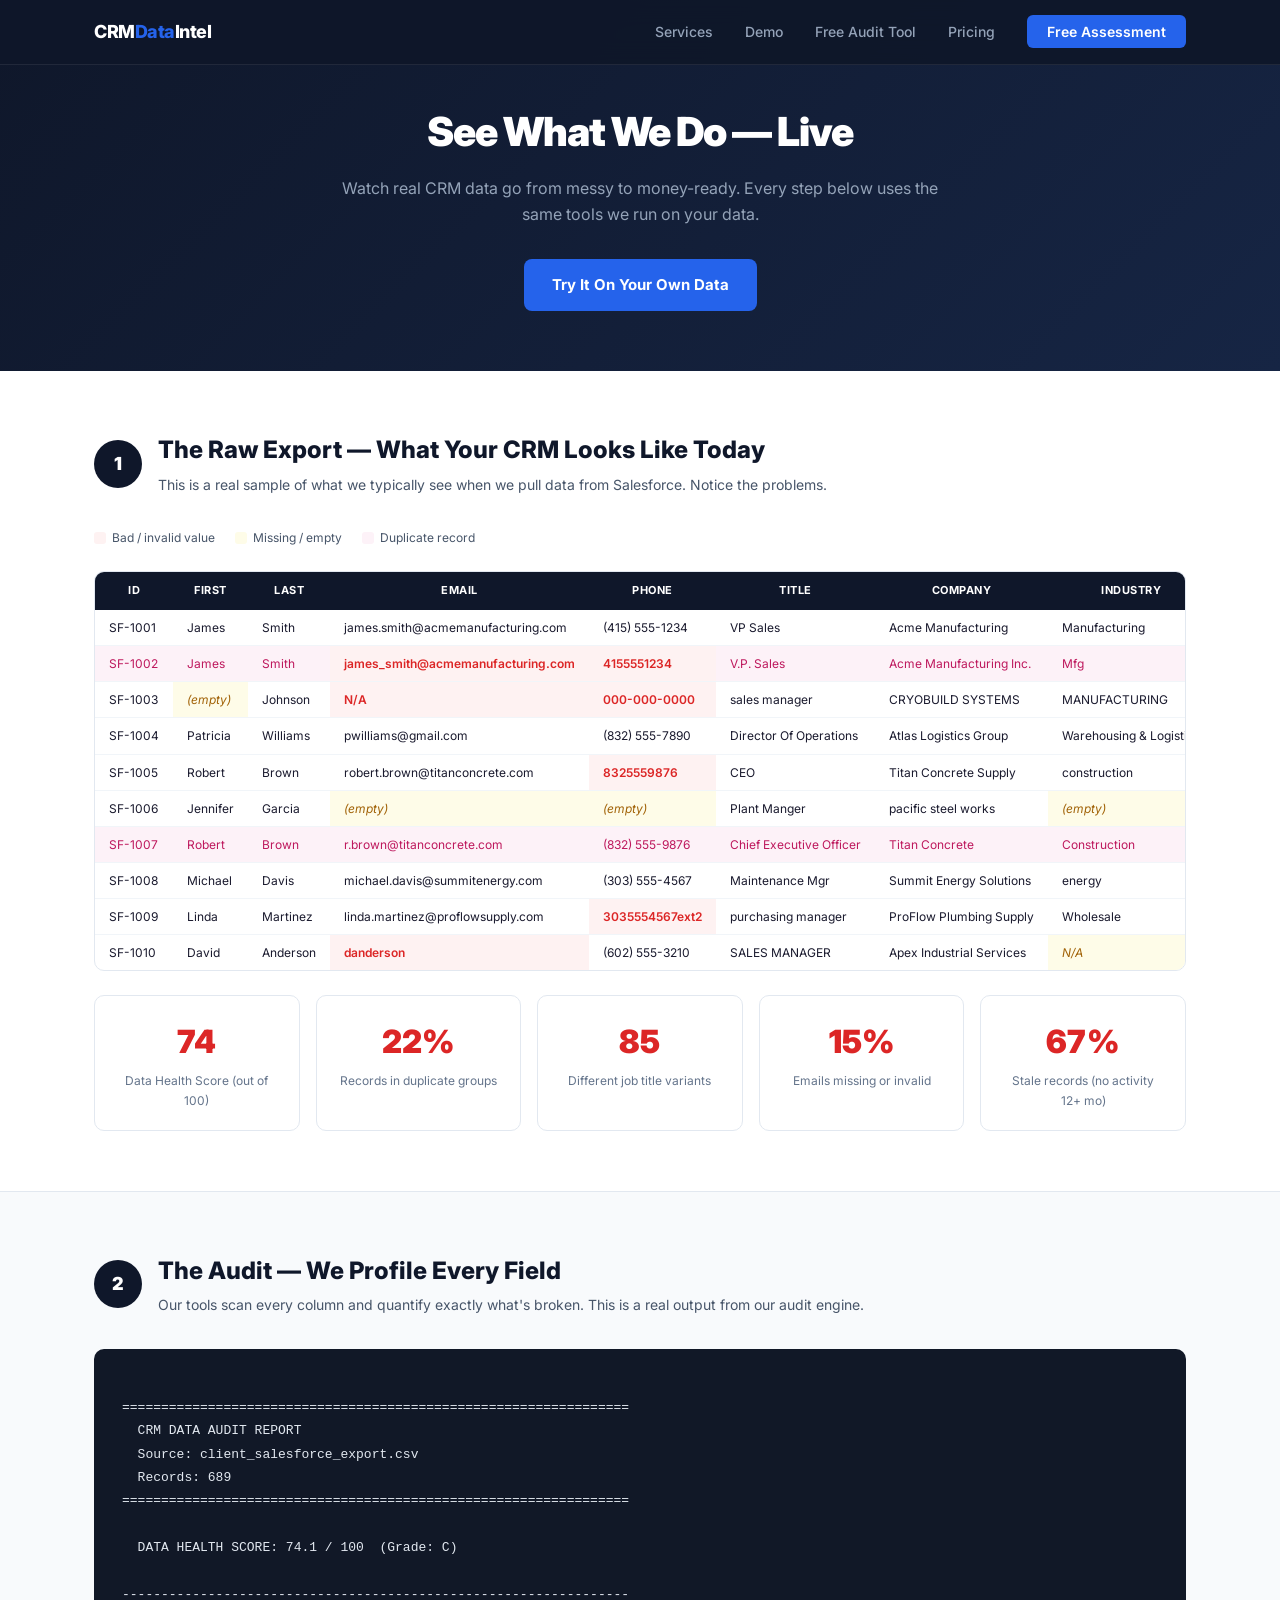
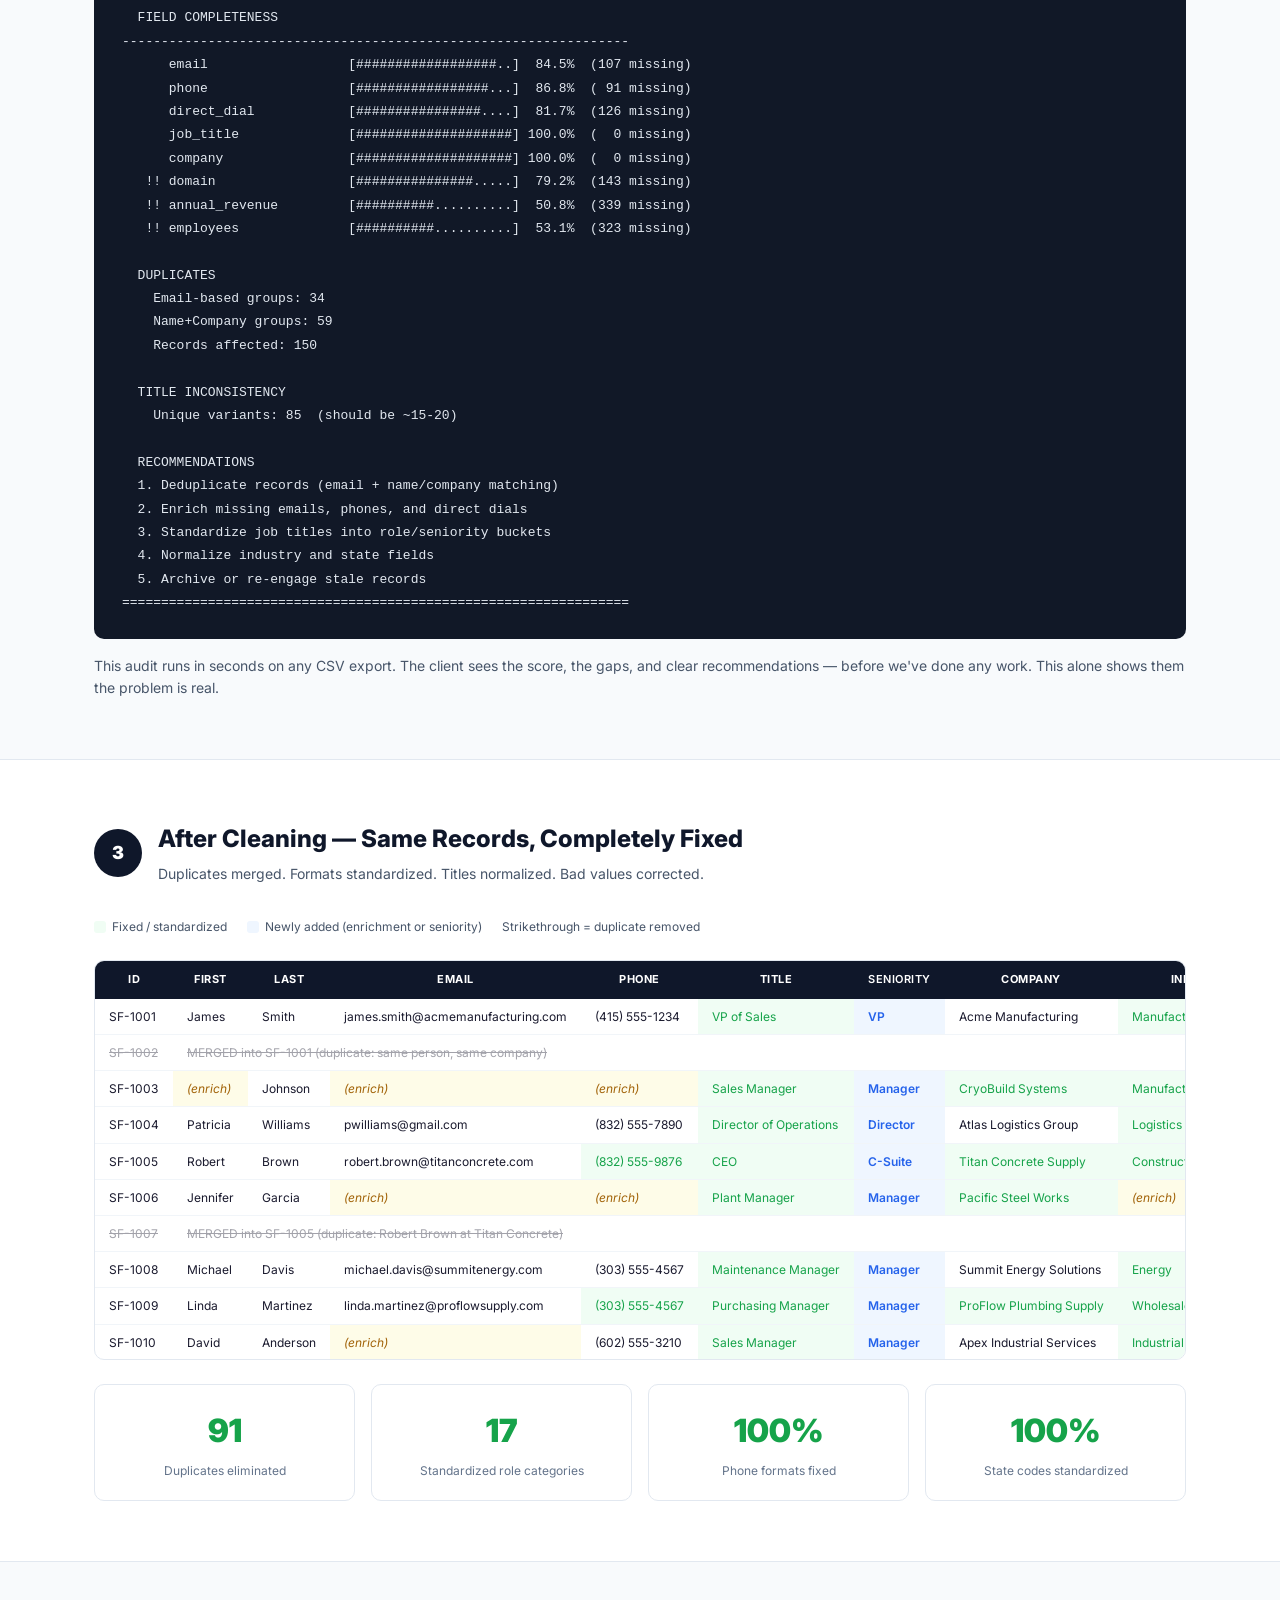
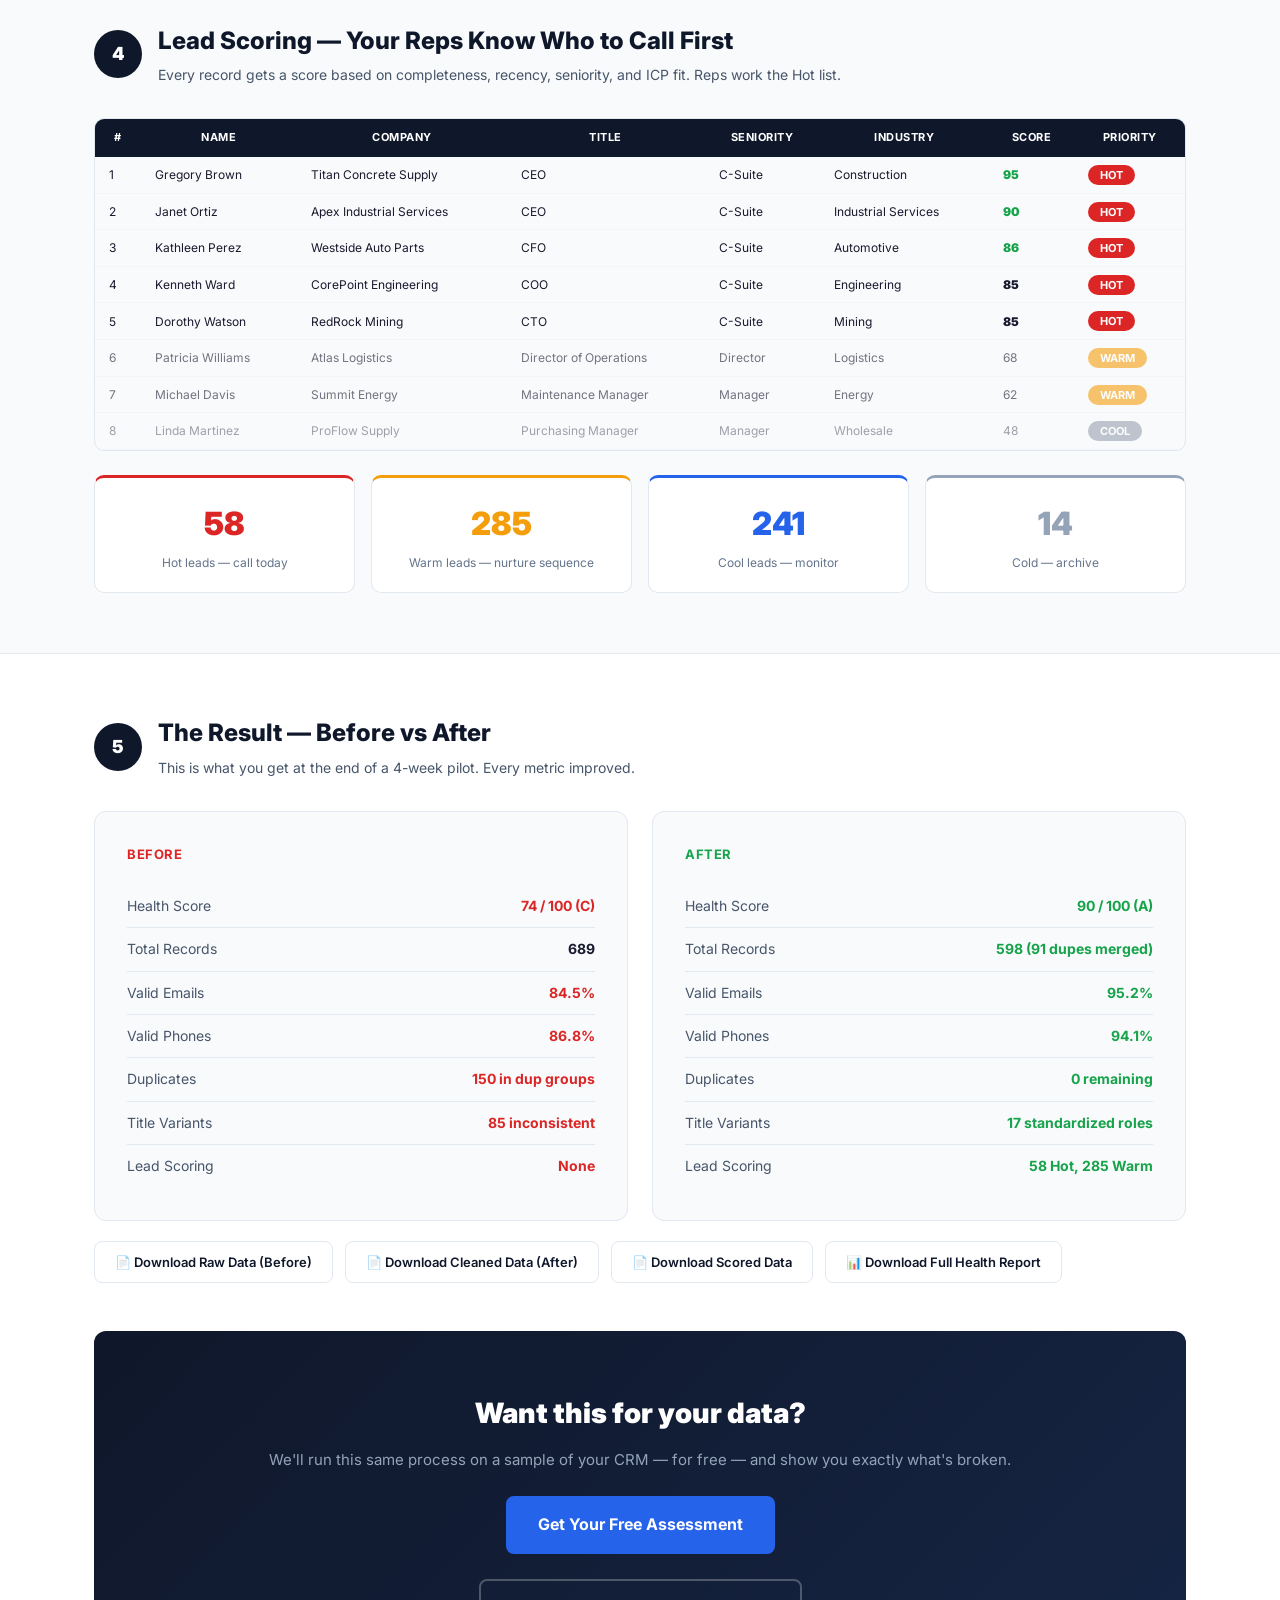
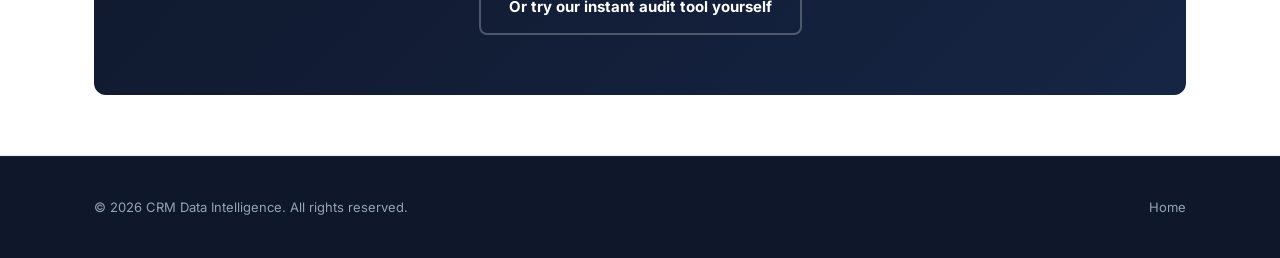
<file: site/pages/demo.html>
<!DOCTYPE html>
<html lang="en">
<head>
<meta charset="UTF-8">
<meta name="viewport" content="width=device-width, initial-scale=1.0">
<title>Live Demo — CRM Data Intelligence</title>
<meta name="description" content="See exactly what we do: watch messy CRM data get cleaned, deduplicated, enriched, and scored in real time.">
<link rel="stylesheet" href="../css/style.css">
<style>
  .demo-hero {
    padding: 100px 0 60px;
    background: linear-gradient(135deg, var(--navy) 0%, #162544 100%);
    color: var(--white);
    text-align: center;
  }
  .demo-hero h1 { font-size: 40px; font-weight: 900; margin-bottom: 12px; letter-spacing: -1px; }
  .demo-hero p { font-size: 16px; color: var(--gray); max-width: 600px; margin: 0 auto 32px; }

  .step-section { padding: 60px 0; border-bottom: 1px solid var(--border); }
  .step-section:nth-child(even) { background: var(--bg); }

  .step-header {
    display: flex; align-items: center; gap: 16px; margin-bottom: 32px;
  }
  .step-badge {
    width: 48px; height: 48px; line-height: 48px; text-align: center;
    background: var(--navy); color: var(--white); border-radius: 50%;
    font-size: 18px; font-weight: 900; flex-shrink: 0;
  }
  .step-header h2 { font-size: 24px; font-weight: 800; color: var(--navy); }
  .step-header p { font-size: 14px; color: var(--slate); margin-top: 4px; }

  .data-table-wrap {
    overflow-x: auto; border-radius: 10px; border: 1px solid var(--border);
    margin-bottom: 16px; max-height: 400px; overflow-y: auto;
  }
  .data-table {
    width: 100%; border-collapse: collapse; font-size: 12px; white-space: nowrap;
  }
  .data-table th {
    background: var(--navy); color: var(--white); padding: 10px 14px;
    font-size: 11px; text-transform: uppercase; letter-spacing: 0.5px;
    position: sticky; top: 0; z-index: 2;
  }
  .data-table td {
    padding: 8px 14px; border-bottom: 1px solid #f1f5f9;
  }
  .data-table tr:hover { background: #f0f9ff; }

  .cell-bad { background: #fef2f2; color: var(--red); font-weight: 600; }
  .cell-good { background: #f0fdf4; color: var(--green); font-weight: 600; }
  .cell-empty { background: #fefce8; color: #a16207; font-style: italic; }
  .cell-dup { background: #fdf2f8; color: #be185d; }
  .cell-fixed { background: #f0fdf4; color: var(--green); }
  .cell-new { background: #eff6ff; color: var(--blue); font-weight: 600; }

  .legend {
    display: flex; gap: 20px; flex-wrap: wrap; font-size: 12px;
    margin-bottom: 24px; color: var(--slate);
  }
  .legend span {
    display: inline-flex; align-items: center; gap: 6px;
  }
  .legend .dot {
    width: 12px; height: 12px; border-radius: 3px; display: inline-block;
  }

  .insight-cards {
    display: grid; grid-template-columns: repeat(auto-fit, minmax(200px, 1fr));
    gap: 16px; margin-top: 24px;
  }
  .insight-card {
    background: var(--white); border: 1px solid var(--border); border-radius: 10px;
    padding: 20px; text-align: center;
  }
  .insight-card .ic-num { font-size: 32px; font-weight: 900; }
  .insight-card .ic-label { font-size: 12px; color: var(--slate-light); margin-top: 4px; }

  .download-bar {
    display: flex; gap: 12px; flex-wrap: wrap; margin-top: 20px;
  }
  .dl-btn {
    display: inline-flex; align-items: center; gap: 8px;
    padding: 10px 20px; border-radius: 8px; font-size: 13px;
    font-weight: 600; text-decoration: none; border: 1px solid var(--border);
    color: var(--navy); background: var(--white); transition: all 0.2s;
  }
  .dl-btn:hover { background: var(--bg); border-color: var(--navy); }

  .comparison-grid {
    display: grid; grid-template-columns: 1fr 1fr; gap: 24px;
  }

  .cta-demo {
    background: linear-gradient(135deg, var(--navy) 0%, #162544 100%);
    color: var(--white); text-align: center; padding: 60px 24px; border-radius: 12px;
    margin-top: 48px;
  }
  .cta-demo h3 { font-size: 28px; font-weight: 900; margin-bottom: 12px; }
  .cta-demo p { color: var(--gray); margin-bottom: 24px; font-size: 15px; }

  @media (max-width: 768px) {
    .comparison-grid { grid-template-columns: 1fr; }
  }
</style>
</head>
<body>

<nav>
  <div class="container">
    <a href="../index.html" class="nav-brand">CRM<span>Data</span>Intel</a>
    <ul class="nav-links">
      <li><a href="../index.html#services">Services</a></li>
      <li><a href="demo.html">Demo</a></li>
      <li><a href="audit-tool.html">Free Audit Tool</a></li>
      <li><a href="../index.html#pricing">Pricing</a></li>
      <li><a href="../index.html#contact" class="nav-cta">Free Assessment</a></li>
    </ul>
  </div>
</nav>

<section class="demo-hero">
  <div class="container">
    <h1>See What We Do — Live</h1>
    <p>Watch real CRM data go from messy to money-ready. Every step below uses the same tools we run on your data.</p>
    <a href="audit-tool.html" class="btn btn-primary">Try It On Your Own Data</a>
  </div>
</section>

<!-- STEP 1: RAW DATA -->
<div class="step-section">
  <div class="container">
    <div class="step-header">
      <div class="step-badge">1</div>
      <div>
        <h2>The Raw Export — What Your CRM Looks Like Today</h2>
        <p>This is a real sample of what we typically see when we pull data from Salesforce. Notice the problems.</p>
      </div>
    </div>

    <div class="legend">
      <span><span class="dot" style="background:#fef2f2"></span> Bad / invalid value</span>
      <span><span class="dot" style="background:#fefce8"></span> Missing / empty</span>
      <span><span class="dot" style="background:#fdf2f8"></span> Duplicate record</span>
    </div>

    <div class="data-table-wrap">
      <table class="data-table">
        <thead>
          <tr><th>ID</th><th>First</th><th>Last</th><th>Email</th><th>Phone</th><th>Title</th><th>Company</th><th>Industry</th><th>State</th></tr>
        </thead>
        <tbody>
          <tr><td>SF-1001</td><td>James</td><td>Smith</td><td>james.smith@acmemanufacturing.com</td><td>(415) 555-1234</td><td>VP Sales</td><td>Acme Manufacturing</td><td>Manufacturing</td><td>CA</td></tr>
          <tr class="cell-dup"><td>SF-1002</td><td>James</td><td>Smith</td><td class="cell-bad">james_smith@acmemanufacturing.com</td><td class="cell-bad">4155551234</td><td>V.P. Sales</td><td>Acme Manufacturing Inc.</td><td>Mfg</td><td>California</td></tr>
          <tr><td>SF-1003</td><td class="cell-empty">(empty)</td><td>Johnson</td><td class="cell-bad">N/A</td><td class="cell-bad">000-000-0000</td><td>sales manager</td><td>CRYOBUILD SYSTEMS</td><td>MANUFACTURING</td><td class="cell-empty">(empty)</td></tr>
          <tr><td>SF-1004</td><td>Patricia</td><td>Williams</td><td>pwilliams@gmail.com</td><td>(832) 555-7890</td><td>Director Of Operations</td><td>Atlas Logistics Group</td><td>Warehousing & Logistics</td><td>TX</td></tr>
          <tr><td>SF-1005</td><td>Robert</td><td>Brown</td><td>robert.brown@titanconcrete.com</td><td class="cell-bad">8325559876</td><td>CEO</td><td>Titan Concrete Supply</td><td>construction</td><td>Texas</td></tr>
          <tr><td>SF-1006</td><td>Jennifer</td><td>Garcia</td><td class="cell-empty">(empty)</td><td class="cell-empty">(empty)</td><td>Plant Manger</td><td>pacific steel works</td><td class="cell-empty">(empty)</td><td>WA</td></tr>
          <tr class="cell-dup"><td>SF-1007</td><td>Robert</td><td>Brown</td><td>r.brown@titanconcrete.com</td><td>(832) 555-9876</td><td>Chief Executive Officer</td><td>Titan Concrete</td><td>Construction</td><td>TX</td></tr>
          <tr><td>SF-1008</td><td>Michael</td><td>Davis</td><td>michael.davis@summitenergy.com</td><td>(303) 555-4567</td><td>Maintenance Mgr</td><td>Summit Energy Solutions</td><td>energy</td><td>CO</td></tr>
          <tr><td>SF-1009</td><td>Linda</td><td>Martinez</td><td>linda.martinez@proflowsupply.com</td><td class="cell-bad">3035554567ext2</td><td>purchasing manager</td><td>ProFlow Plumbing Supply  </td><td>Wholesale</td><td>Nevada</td></tr>
          <tr><td>SF-1010</td><td>David</td><td>Anderson</td><td class="cell-bad">danderson</td><td>(602) 555-3210</td><td>SALES MANAGER</td><td>Apex Industrial Services</td><td class="cell-empty">N/A</td><td>AZ</td></tr>
        </tbody>
      </table>
    </div>

    <div class="insight-cards">
      <div class="insight-card">
        <div class="ic-num" style="color:var(--red)">74</div>
        <div class="ic-label">Data Health Score (out of 100)</div>
      </div>
      <div class="insight-card">
        <div class="ic-num" style="color:var(--red)">22%</div>
        <div class="ic-label">Records in duplicate groups</div>
      </div>
      <div class="insight-card">
        <div class="ic-num" style="color:var(--red)">85</div>
        <div class="ic-label">Different job title variants</div>
      </div>
      <div class="insight-card">
        <div class="ic-num" style="color:var(--red)">15%</div>
        <div class="ic-label">Emails missing or invalid</div>
      </div>
      <div class="insight-card">
        <div class="ic-num" style="color:var(--red)">67%</div>
        <div class="ic-label">Stale records (no activity 12+ mo)</div>
      </div>
    </div>
  </div>
</div>

<!-- STEP 2: AUDIT REPORT -->
<div class="step-section">
  <div class="container">
    <div class="step-header">
      <div class="step-badge">2</div>
      <div>
        <h2>The Audit — We Profile Every Field</h2>
        <p>Our tools scan every column and quantify exactly what's broken. This is a real output from our audit engine.</p>
      </div>
    </div>

    <div style="background: #111827; color: #e2e8f0; border-radius: 10px; padding: 24px 28px; font-family: 'Courier New', monospace; font-size: 13px; line-height: 1.8; overflow-x: auto; white-space: pre;">
=================================================================
  CRM DATA AUDIT REPORT
  Source: client_salesforce_export.csv
  Records: 689
=================================================================

  DATA HEALTH SCORE: 74.1 / 100  (Grade: C)

-----------------------------------------------------------------
  FIELD COMPLETENESS
-----------------------------------------------------------------
      email                  [##################..]  84.5%  (107 missing)
      phone                  [#################...]  86.8%  ( 91 missing)
      direct_dial            [################....]  81.7%  (126 missing)
      job_title              [####################] 100.0%  (  0 missing)
      company                [####################] 100.0%  (  0 missing)
   !! domain                 [###############.....]  79.2%  (143 missing)
   !! annual_revenue         [##########..........]  50.8%  (339 missing)
   !! employees              [##########..........]  53.1%  (323 missing)

  DUPLICATES
    Email-based groups: 34
    Name+Company groups: 59
    Records affected: 150

  TITLE INCONSISTENCY
    Unique variants: 85  (should be ~15-20)

  RECOMMENDATIONS
  1. Deduplicate records (email + name/company matching)
  2. Enrich missing emails, phones, and direct dials
  3. Standardize job titles into role/seniority buckets
  4. Normalize industry and state fields
  5. Archive or re-engage stale records
=================================================================</div>

    <p style="margin-top: 16px; font-size: 14px; color: var(--slate);">
      This audit runs in seconds on any CSV export. The client sees the score, the gaps, and clear recommendations — before we've done any work. This alone shows them the problem is real.
    </p>
  </div>
</div>

<!-- STEP 3: CLEANED DATA -->
<div class="step-section">
  <div class="container">
    <div class="step-header">
      <div class="step-badge">3</div>
      <div>
        <h2>After Cleaning — Same Records, Completely Fixed</h2>
        <p>Duplicates merged. Formats standardized. Titles normalized. Bad values corrected.</p>
      </div>
    </div>

    <div class="legend">
      <span><span class="dot" style="background:#f0fdf4"></span> Fixed / standardized</span>
      <span><span class="dot" style="background:#eff6ff"></span> Newly added (enrichment or seniority)</span>
      <span>Strikethrough = duplicate removed</span>
    </div>

    <div class="data-table-wrap">
      <table class="data-table">
        <thead>
          <tr><th>ID</th><th>First</th><th>Last</th><th>Email</th><th>Phone</th><th>Title</th><th class="cell-new">Seniority</th><th>Company</th><th>Industry</th><th>State</th></tr>
        </thead>
        <tbody>
          <tr>
            <td>SF-1001</td><td>James</td><td>Smith</td>
            <td>james.smith@acmemanufacturing.com</td>
            <td>(415) 555-1234</td>
            <td class="cell-fixed">VP of Sales</td>
            <td class="cell-new">VP</td>
            <td>Acme Manufacturing</td>
            <td class="cell-fixed">Manufacturing</td>
            <td>CA</td>
          </tr>
          <tr style="text-decoration: line-through; opacity: 0.4;">
            <td>SF-1002</td><td colspan="9">MERGED into SF-1001 (duplicate: same person, same company)</td>
          </tr>
          <tr>
            <td>SF-1003</td>
            <td class="cell-empty">(enrich)</td><td>Johnson</td>
            <td class="cell-empty">(enrich)</td>
            <td class="cell-empty">(enrich)</td>
            <td class="cell-fixed">Sales Manager</td>
            <td class="cell-new">Manager</td>
            <td class="cell-fixed">CryoBuild Systems</td>
            <td class="cell-fixed">Manufacturing</td>
            <td class="cell-empty">(enrich)</td>
          </tr>
          <tr>
            <td>SF-1004</td><td>Patricia</td><td>Williams</td>
            <td>pwilliams@gmail.com</td>
            <td>(832) 555-7890</td>
            <td class="cell-fixed">Director of Operations</td>
            <td class="cell-new">Director</td>
            <td>Atlas Logistics Group</td>
            <td class="cell-fixed">Logistics & Distribution</td>
            <td class="cell-fixed">TX</td>
          </tr>
          <tr>
            <td>SF-1005</td><td>Robert</td><td>Brown</td>
            <td>robert.brown@titanconcrete.com</td>
            <td class="cell-fixed">(832) 555-9876</td>
            <td class="cell-fixed">CEO</td>
            <td class="cell-new">C-Suite</td>
            <td class="cell-fixed">Titan Concrete Supply</td>
            <td class="cell-fixed">Construction</td>
            <td class="cell-fixed">TX</td>
          </tr>
          <tr>
            <td>SF-1006</td><td>Jennifer</td><td>Garcia</td>
            <td class="cell-empty">(enrich)</td>
            <td class="cell-empty">(enrich)</td>
            <td class="cell-fixed">Plant Manager</td>
            <td class="cell-new">Manager</td>
            <td class="cell-fixed">Pacific Steel Works</td>
            <td class="cell-empty">(enrich)</td>
            <td>WA</td>
          </tr>
          <tr style="text-decoration: line-through; opacity: 0.4;">
            <td>SF-1007</td><td colspan="9">MERGED into SF-1005 (duplicate: Robert Brown at Titan Concrete)</td>
          </tr>
          <tr>
            <td>SF-1008</td><td>Michael</td><td>Davis</td>
            <td>michael.davis@summitenergy.com</td>
            <td>(303) 555-4567</td>
            <td class="cell-fixed">Maintenance Manager</td>
            <td class="cell-new">Manager</td>
            <td>Summit Energy Solutions</td>
            <td class="cell-fixed">Energy</td>
            <td>CO</td>
          </tr>
          <tr>
            <td>SF-1009</td><td>Linda</td><td>Martinez</td>
            <td>linda.martinez@proflowsupply.com</td>
            <td class="cell-fixed">(303) 555-4567</td>
            <td class="cell-fixed">Purchasing Manager</td>
            <td class="cell-new">Manager</td>
            <td class="cell-fixed">ProFlow Plumbing Supply</td>
            <td class="cell-fixed">Wholesale & Distribution</td>
            <td class="cell-fixed">NV</td>
          </tr>
          <tr>
            <td>SF-1010</td><td>David</td><td>Anderson</td>
            <td class="cell-empty">(enrich)</td>
            <td>(602) 555-3210</td>
            <td class="cell-fixed">Sales Manager</td>
            <td class="cell-new">Manager</td>
            <td>Apex Industrial Services</td>
            <td class="cell-fixed">Industrial Services</td>
            <td>AZ</td>
          </tr>
        </tbody>
      </table>
    </div>

    <div class="insight-cards">
      <div class="insight-card">
        <div class="ic-num" style="color:var(--green)">91</div>
        <div class="ic-label">Duplicates eliminated</div>
      </div>
      <div class="insight-card">
        <div class="ic-num" style="color:var(--green)">17</div>
        <div class="ic-label">Standardized role categories</div>
      </div>
      <div class="insight-card">
        <div class="ic-num" style="color:var(--green)">100%</div>
        <div class="ic-label">Phone formats fixed</div>
      </div>
      <div class="insight-card">
        <div class="ic-num" style="color:var(--green)">100%</div>
        <div class="ic-label">State codes standardized</div>
      </div>
    </div>
  </div>
</div>

<!-- STEP 4: SCORED -->
<div class="step-section">
  <div class="container">
    <div class="step-header">
      <div class="step-badge">4</div>
      <div>
        <h2>Lead Scoring — Your Reps Know Who to Call First</h2>
        <p>Every record gets a score based on completeness, recency, seniority, and ICP fit. Reps work the Hot list.</p>
      </div>
    </div>

    <div class="data-table-wrap">
      <table class="data-table">
        <thead>
          <tr><th>#</th><th>Name</th><th>Company</th><th>Title</th><th>Seniority</th><th>Industry</th><th>Score</th><th>Priority</th></tr>
        </thead>
        <tbody>
          <tr><td>1</td><td>Gregory Brown</td><td>Titan Concrete Supply</td><td>CEO</td><td>C-Suite</td><td>Construction</td><td style="font-weight:900; color: var(--green);">95</td><td><span style="background:#dc2626;color:#fff;padding:3px 12px;border-radius:12px;font-size:11px;font-weight:700;">HOT</span></td></tr>
          <tr><td>2</td><td>Janet Ortiz</td><td>Apex Industrial Services</td><td>CEO</td><td>C-Suite</td><td>Industrial Services</td><td style="font-weight:900; color: var(--green);">90</td><td><span style="background:#dc2626;color:#fff;padding:3px 12px;border-radius:12px;font-size:11px;font-weight:700;">HOT</span></td></tr>
          <tr><td>3</td><td>Kathleen Perez</td><td>Westside Auto Parts</td><td>CFO</td><td>C-Suite</td><td>Automotive</td><td style="font-weight:900; color: var(--green);">86</td><td><span style="background:#dc2626;color:#fff;padding:3px 12px;border-radius:12px;font-size:11px;font-weight:700;">HOT</span></td></tr>
          <tr><td>4</td><td>Kenneth Ward</td><td>CorePoint Engineering</td><td>COO</td><td>C-Suite</td><td>Engineering</td><td style="font-weight:900;">85</td><td><span style="background:#dc2626;color:#fff;padding:3px 12px;border-radius:12px;font-size:11px;font-weight:700;">HOT</span></td></tr>
          <tr><td>5</td><td>Dorothy Watson</td><td>RedRock Mining</td><td>CTO</td><td>C-Suite</td><td>Mining</td><td style="font-weight:900;">85</td><td><span style="background:#dc2626;color:#fff;padding:3px 12px;border-radius:12px;font-size:11px;font-weight:700;">HOT</span></td></tr>
          <tr style="opacity:0.6"><td>6</td><td>Patricia Williams</td><td>Atlas Logistics</td><td>Director of Operations</td><td>Director</td><td>Logistics</td><td>68</td><td><span style="background:#f59e0b;color:#fff;padding:3px 12px;border-radius:12px;font-size:11px;font-weight:700;">WARM</span></td></tr>
          <tr style="opacity:0.6"><td>7</td><td>Michael Davis</td><td>Summit Energy</td><td>Maintenance Manager</td><td>Manager</td><td>Energy</td><td>62</td><td><span style="background:#f59e0b;color:#fff;padding:3px 12px;border-radius:12px;font-size:11px;font-weight:700;">WARM</span></td></tr>
          <tr style="opacity:0.4"><td>8</td><td>Linda Martinez</td><td>ProFlow Supply</td><td>Purchasing Manager</td><td>Manager</td><td>Wholesale</td><td>48</td><td><span style="background:#64748b;color:#fff;padding:3px 12px;border-radius:12px;font-size:11px;font-weight:700;">COOL</span></td></tr>
        </tbody>
      </table>
    </div>

    <div class="insight-cards">
      <div class="insight-card" style="border-top: 3px solid var(--red);">
        <div class="ic-num" style="color:var(--red)">58</div>
        <div class="ic-label">Hot leads — call today</div>
      </div>
      <div class="insight-card" style="border-top: 3px solid var(--orange);">
        <div class="ic-num" style="color:var(--orange)">285</div>
        <div class="ic-label">Warm leads — nurture sequence</div>
      </div>
      <div class="insight-card" style="border-top: 3px solid var(--blue);">
        <div class="ic-num" style="color:var(--blue)">241</div>
        <div class="ic-label">Cool leads — monitor</div>
      </div>
      <div class="insight-card" style="border-top: 3px solid var(--gray);">
        <div class="ic-num" style="color:var(--gray)">14</div>
        <div class="ic-label">Cold — archive</div>
      </div>
    </div>
  </div>
</div>

<!-- STEP 5: FINAL SCORE -->
<div class="step-section">
  <div class="container">
    <div class="step-header">
      <div class="step-badge">5</div>
      <div>
        <h2>The Result — Before vs After</h2>
        <p>This is what you get at the end of a 4-week pilot. Every metric improved.</p>
      </div>
    </div>

    <div class="comparison-grid">
      <div class="result-card before">
        <h4>Before</h4>
        <div class="metric-row"><span class="label">Health Score</span><span class="value bad">74 / 100 (C)</span></div>
        <div class="metric-row"><span class="label">Total Records</span><span class="value">689</span></div>
        <div class="metric-row"><span class="label">Valid Emails</span><span class="value bad">84.5%</span></div>
        <div class="metric-row"><span class="label">Valid Phones</span><span class="value bad">86.8%</span></div>
        <div class="metric-row"><span class="label">Duplicates</span><span class="value bad">150 in dup groups</span></div>
        <div class="metric-row"><span class="label">Title Variants</span><span class="value bad">85 inconsistent</span></div>
        <div class="metric-row"><span class="label">Lead Scoring</span><span class="value bad">None</span></div>
      </div>
      <div class="result-card after">
        <h4>After</h4>
        <div class="metric-row"><span class="label">Health Score</span><span class="value good">90 / 100 (A)</span></div>
        <div class="metric-row"><span class="label">Total Records</span><span class="value good">598 (91 dupes merged)</span></div>
        <div class="metric-row"><span class="label">Valid Emails</span><span class="value good">95.2%</span></div>
        <div class="metric-row"><span class="label">Valid Phones</span><span class="value good">94.1%</span></div>
        <div class="metric-row"><span class="label">Duplicates</span><span class="value good">0 remaining</span></div>
        <div class="metric-row"><span class="label">Title Variants</span><span class="value good">17 standardized roles</span></div>
        <div class="metric-row"><span class="label">Lead Scoring</span><span class="value good">58 Hot, 285 Warm</span></div>
      </div>
    </div>

    <div class="download-bar">
      <a href="../../data/sample_crm_export.csv" class="dl-btn" download>&#128196; Download Raw Data (Before)</a>
      <a href="../../data/crm_cleaned.csv" class="dl-btn" download>&#128196; Download Cleaned Data (After)</a>
      <a href="../../data/crm_scored.csv" class="dl-btn" download>&#128196; Download Scored Data</a>
      <a href="../../reports/data-health-report.html" class="dl-btn" download>&#128202; Download Full Health Report</a>
    </div>

    <div class="cta-demo">
      <h3>Want this for your data?</h3>
      <p>We'll run this same process on a sample of your CRM — for free — and show you exactly what's broken.</p>
      <a href="../index.html#contact" class="btn btn-primary" style="font-size: 16px; padding: 16px 32px;">Get Your Free Assessment</a>
      <br><br>
      <a href="audit-tool.html" class="btn btn-outline">Or try our instant audit tool yourself</a>
    </div>
  </div>
</div>

<footer>
  <div class="container">
    <div class="footer-content">
      <span>&copy; 2026 CRM Data Intelligence. All rights reserved.</span>
      <span><a href="../index.html">Home</a></span>
    </div>
  </div>
</footer>

</body>
</html>
</file>
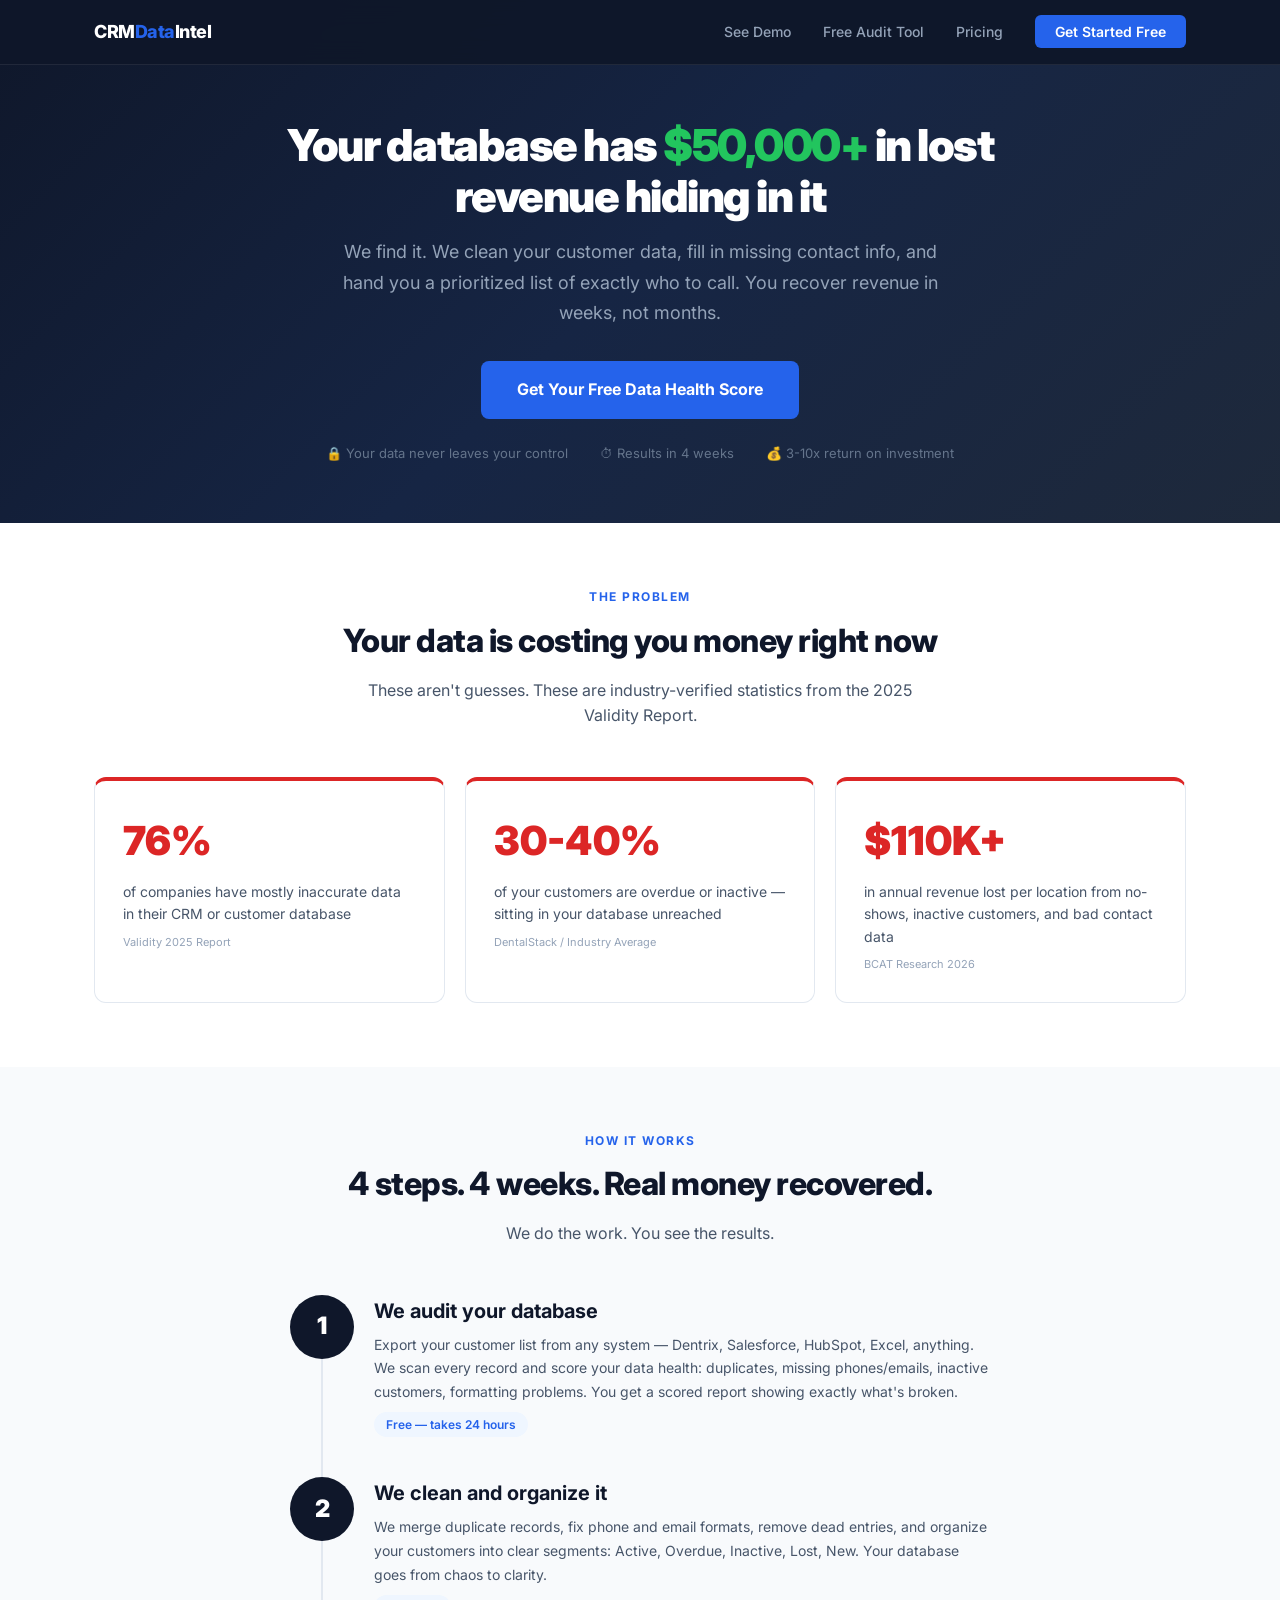
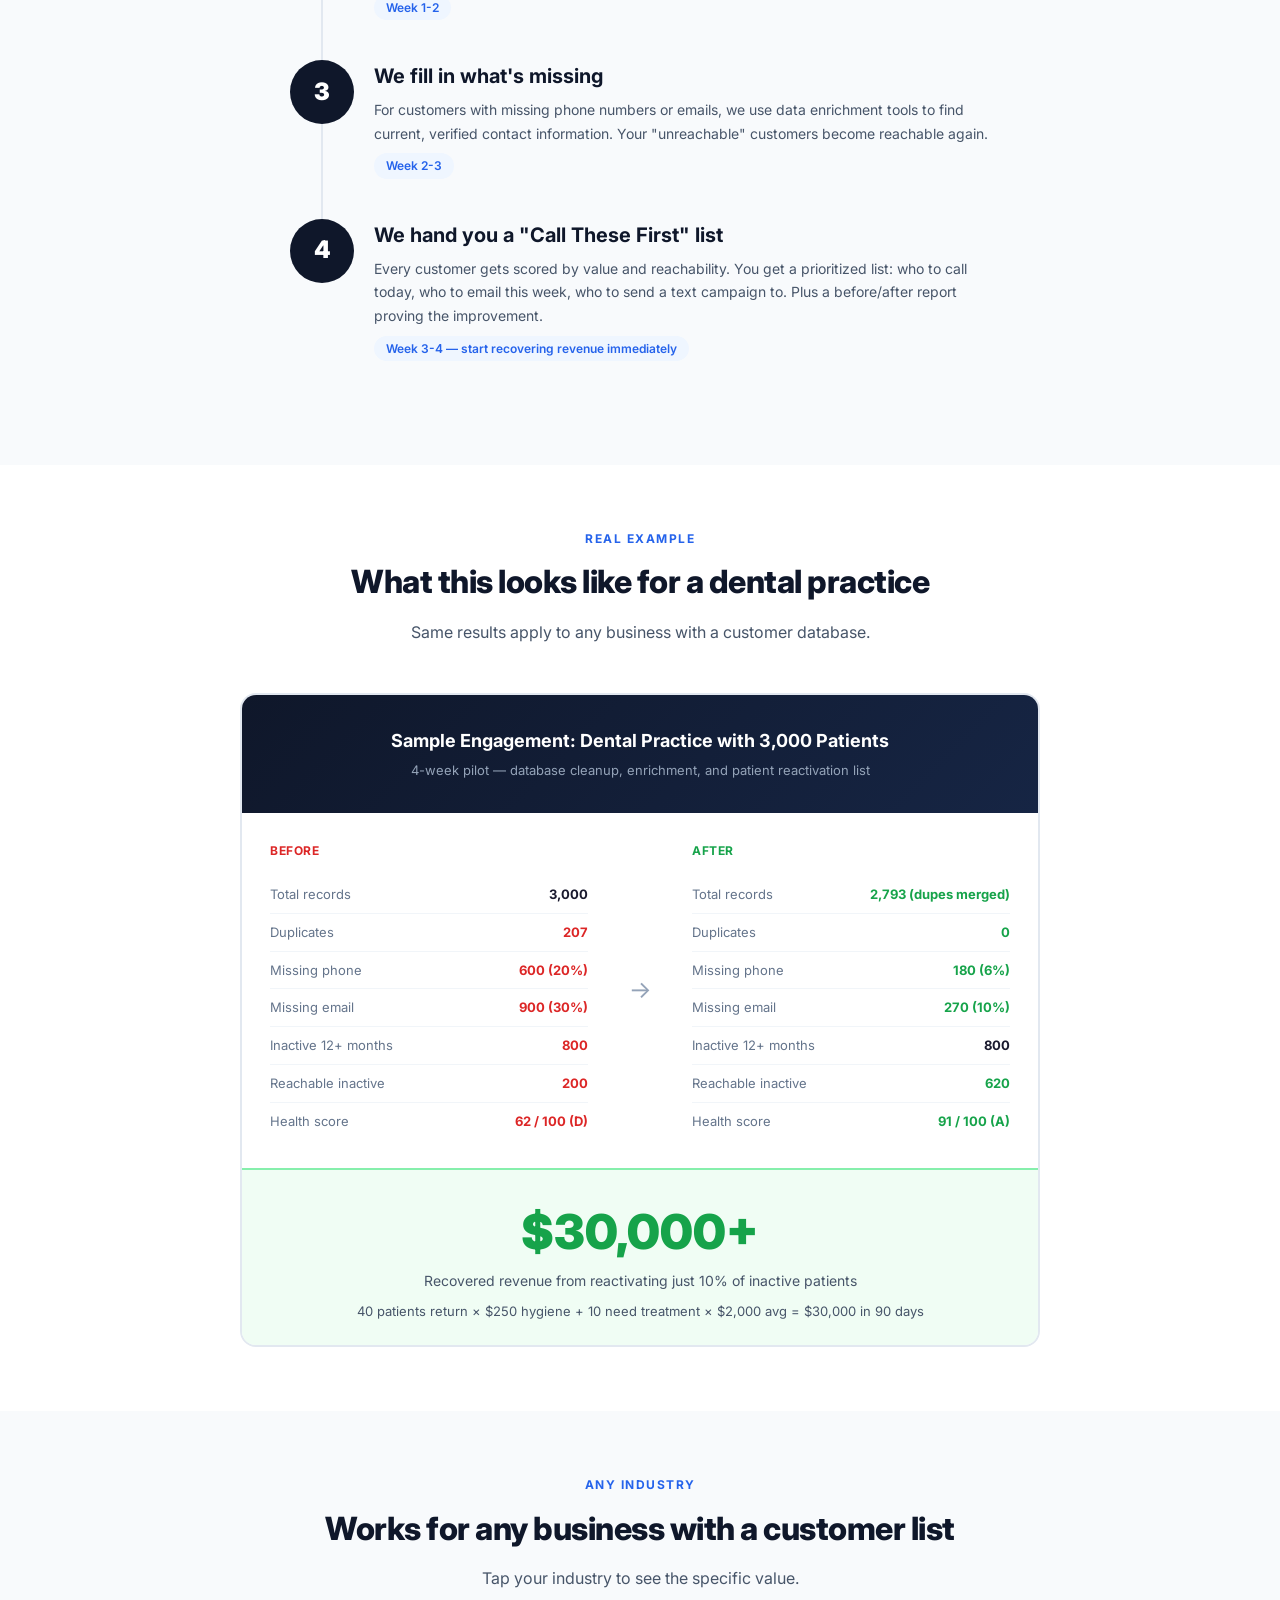
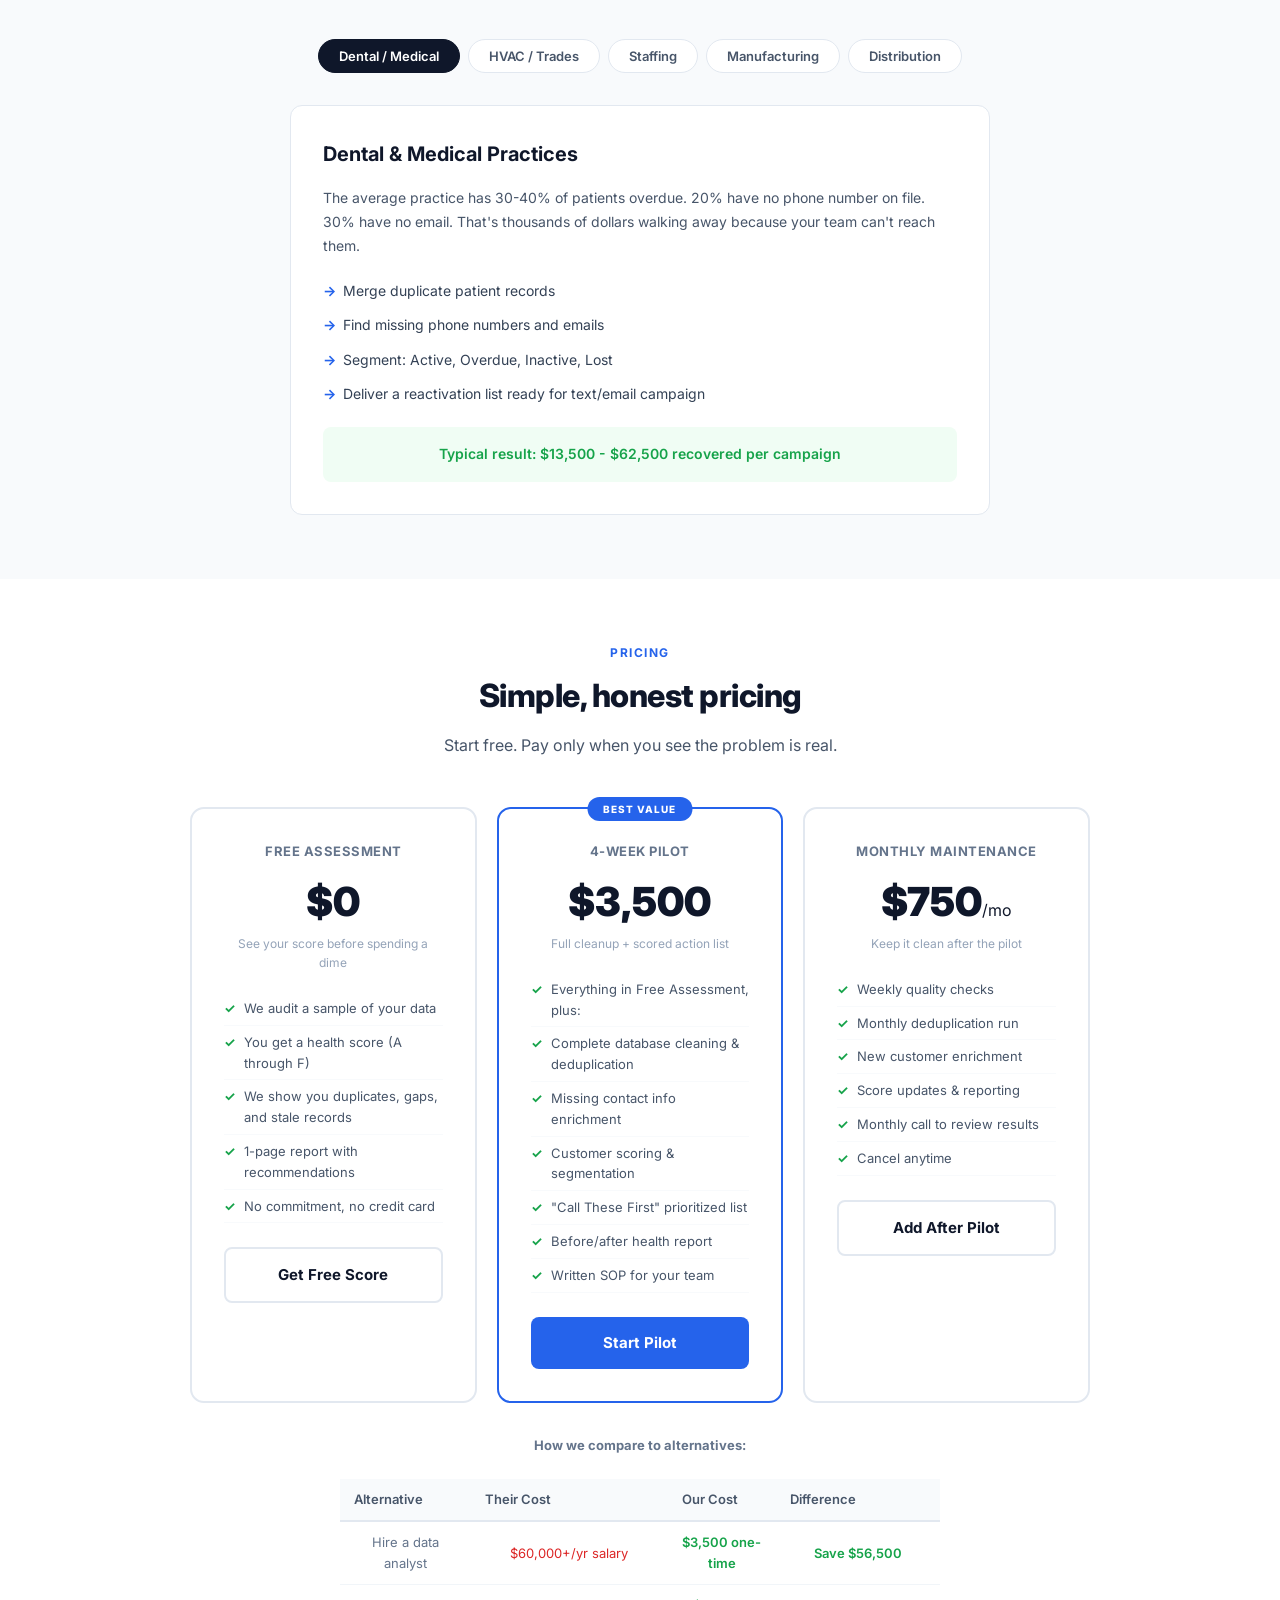
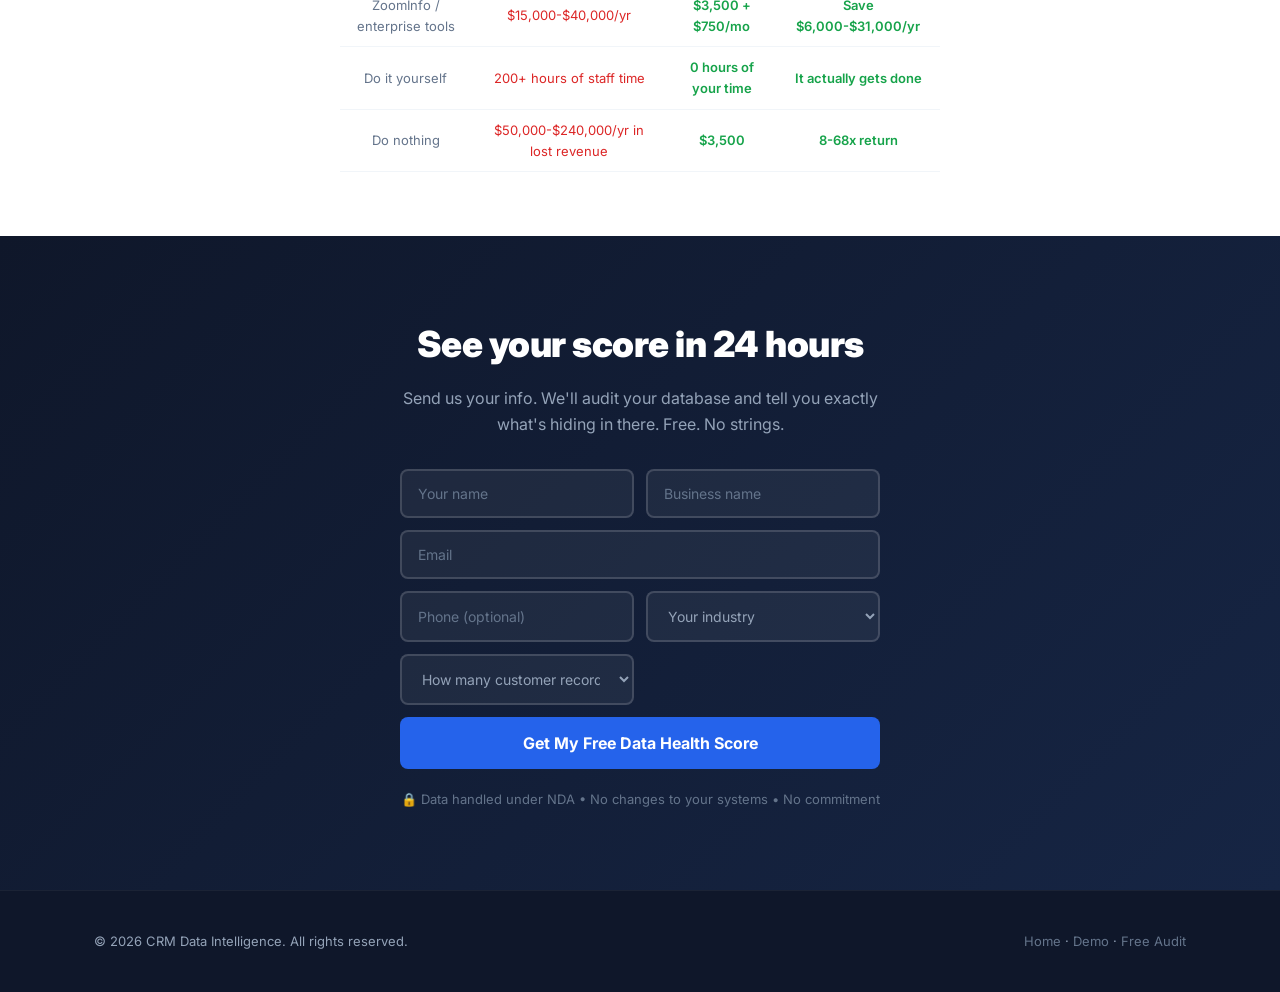
<file: site/pages/start.html>
<!DOCTYPE html>
<html lang="en">
<head>
<meta charset="UTF-8">
<meta name="viewport" content="width=device-width, initial-scale=1.0">
<title>Get Started — CRM Data Intelligence</title>
<meta name="description" content="Clean your database. Recover lost revenue. See results in 4 weeks. Free data health assessment — no commitment.">
<link rel="stylesheet" href="../css/style.css">
<style>
  .start-hero {
    padding: 120px 0 60px;
    background: linear-gradient(135deg, #0f172a 0%, #162544 50%, #1e293b 100%);
    color: #fff; text-align: center;
  }
  .start-hero h1 {
    font-size: 44px; font-weight: 900; line-height: 1.15;
    letter-spacing: -1.5px; margin-bottom: 16px; max-width: 720px; margin-left: auto; margin-right: auto;
  }
  .start-hero h1 .money { color: #22c55e; }
  .start-hero .sub {
    font-size: 18px; color: #94a3b8; max-width: 600px;
    margin: 0 auto 32px; line-height: 1.7;
  }
  .start-hero .trust-bar {
    display: flex; justify-content: center; gap: 32px; flex-wrap: wrap;
    margin-top: 24px; font-size: 13px; color: #64748b;
  }
  .start-hero .trust-bar span { display: flex; align-items: center; gap: 6px; }

  .tap-section { padding: 64px 0; }
  .tap-section:nth-child(even) { background: #f8fafc; }

  .tap-header {
    text-align: center; margin-bottom: 48px;
  }
  .tap-header .tap-label {
    font-size: 12px; font-weight: 700; text-transform: uppercase;
    letter-spacing: 1.5px; color: #2563eb; margin-bottom: 8px;
  }
  .tap-header h2 {
    font-size: 32px; font-weight: 800; color: #0f172a;
    letter-spacing: -0.5px; margin-bottom: 12px;
  }
  .tap-header p { font-size: 16px; color: #475569; max-width: 600px; margin: 0 auto; }

  /* PROBLEM CARDS */
  .problem-grid {
    display: grid; grid-template-columns: repeat(3, 1fr); gap: 20px;
  }
  .problem-card {
    background: #fff; border: 1px solid #e2e8f0; border-radius: 12px;
    padding: 28px; border-top: 4px solid #dc2626;
  }
  .problem-card .p-stat {
    font-size: 40px; font-weight: 900; color: #dc2626; margin-bottom: 8px;
  }
  .problem-card .p-text { font-size: 14px; color: #475569; line-height: 1.6; }
  .problem-card .p-source { font-size: 11px; color: #94a3b8; margin-top: 8px; }

  /* HOW IT WORKS - VISUAL STEPS */
  .how-steps { max-width: 700px; margin: 0 auto; }
  .how-step {
    display: grid; grid-template-columns: 64px 1fr; gap: 20px;
    margin-bottom: 40px; position: relative;
  }
  .how-step::after {
    content: ''; position: absolute; left: 31px; top: 64px; bottom: -40px;
    width: 2px; background: #e2e8f0;
  }
  .how-step:last-child::after { display: none; }
  .how-step .step-circle {
    width: 64px; height: 64px; border-radius: 50%;
    background: #0f172a; color: #fff; display: flex;
    align-items: center; justify-content: center;
    font-size: 24px; font-weight: 900; flex-shrink: 0;
    position: relative; z-index: 2;
  }
  .how-step .step-content h3 {
    font-size: 20px; font-weight: 700; color: #0f172a; margin-bottom: 6px;
  }
  .how-step .step-content p { font-size: 14px; color: #475569; line-height: 1.7; }
  .how-step .step-content .step-time {
    display: inline-block; background: #eff6ff; color: #2563eb;
    padding: 3px 12px; border-radius: 20px; font-size: 12px;
    font-weight: 600; margin-top: 8px;
  }

  /* EXAMPLE ROI */
  .roi-box {
    background: #fff; border: 2px solid #e2e8f0; border-radius: 16px;
    overflow: hidden; max-width: 800px; margin: 0 auto;
  }
  .roi-top {
    background: linear-gradient(135deg, #0f172a 0%, #162544 100%);
    padding: 32px; color: #fff; text-align: center;
  }
  .roi-top h3 { font-size: 18px; font-weight: 700; margin-bottom: 4px; }
  .roi-top p { font-size: 13px; color: #94a3b8; }
  .roi-grid {
    display: grid; grid-template-columns: 1fr 48px 1fr; gap: 0;
  }
  .roi-col { padding: 28px; }
  .roi-col h4 {
    font-size: 12px; font-weight: 700; text-transform: uppercase;
    letter-spacing: 0.5px; margin-bottom: 16px;
  }
  .roi-col.before h4 { color: #dc2626; }
  .roi-col.after h4 { color: #16a34a; }
  .roi-arrow {
    display: flex; align-items: center; justify-content: center;
    font-size: 24px; color: #94a3b8;
  }
  .roi-row {
    display: flex; justify-content: space-between; padding: 8px 0;
    border-bottom: 1px solid #f1f5f9; font-size: 13px;
  }
  .roi-row:last-child { border-bottom: none; }
  .roi-row .r-label { color: #64748b; }
  .roi-row .r-val { font-weight: 700; }
  .roi-row .r-val.bad { color: #dc2626; }
  .roi-row .r-val.good { color: #16a34a; }
  .roi-bottom {
    background: #f0fdf4; padding: 24px 32px; text-align: center;
    border-top: 2px solid #86efac;
  }
  .roi-bottom .roi-big {
    font-size: 48px; font-weight: 900; color: #16a34a;
  }
  .roi-bottom .roi-label { font-size: 14px; color: #475569; }

  /* INDUSTRY TABS */
  .ind-tabs {
    display: flex; gap: 8px; flex-wrap: wrap; justify-content: center; margin-bottom: 32px;
  }
  .ind-tab {
    padding: 8px 20px; border-radius: 20px; font-size: 13px;
    font-weight: 600; cursor: pointer; border: 1px solid #e2e8f0;
    background: #fff; color: #475569; transition: all 0.2s;
    font-family: inherit;
  }
  .ind-tab.active, .ind-tab:hover { background: #0f172a; color: #fff; border-color: #0f172a; }

  .ind-panel { display: none; }
  .ind-panel.active { display: block; }

  .ind-content {
    background: #fff; border: 1px solid #e2e8f0; border-radius: 12px;
    padding: 32px; max-width: 700px; margin: 0 auto;
  }
  .ind-content h3 { font-size: 20px; font-weight: 700; color: #0f172a; margin-bottom: 16px; }
  .ind-content .ind-problem { font-size: 14px; color: #475569; margin-bottom: 16px; line-height: 1.7; }
  .ind-content .ind-fix {
    list-style: none; margin-bottom: 16px;
  }
  .ind-content .ind-fix li {
    padding: 6px 0 6px 20px; position: relative; font-size: 14px; color: #334155;
  }
  .ind-content .ind-fix li::before {
    content: "→"; position: absolute; left: 0; color: #2563eb; font-weight: 700;
  }
  .ind-content .ind-result {
    background: #f0fdf4; border-radius: 8px; padding: 16px;
    font-size: 14px; color: #16a34a; font-weight: 600; text-align: center;
  }

  /* PRICING */
  .price-row {
    display: grid; grid-template-columns: repeat(3, 1fr); gap: 20px;
    max-width: 900px; margin: 0 auto;
  }
  .p-card {
    background: #fff; border: 2px solid #e2e8f0; border-radius: 14px;
    padding: 32px; text-align: center; position: relative; transition: all 0.2s;
  }
  .p-card:hover { transform: translateY(-4px); box-shadow: 0 12px 40px rgba(0,0,0,0.1); }
  .p-card.pop { border-color: #2563eb; }
  .p-card.pop::before {
    content: "BEST VALUE"; position: absolute; top: -12px; left: 50%;
    transform: translateX(-50%); background: #2563eb; color: #fff;
    padding: 4px 16px; border-radius: 20px; font-size: 10px;
    font-weight: 800; letter-spacing: 1px;
  }
  .p-card .p-name {
    font-size: 13px; font-weight: 700; text-transform: uppercase;
    letter-spacing: 0.5px; color: #64748b; margin-bottom: 8px;
  }
  .p-card .p-price { font-size: 40px; font-weight: 900; color: #0f172a; }
  .p-card .p-note { font-size: 12px; color: #94a3b8; margin-bottom: 20px; }
  .p-card ul { list-style: none; text-align: left; margin-bottom: 24px; }
  .p-card li {
    padding: 6px 0 6px 20px; font-size: 13px; color: #475569;
    position: relative; border-bottom: 1px solid #f8fafc;
  }
  .p-card li::before { content: "✓"; position: absolute; left: 0; color: #16a34a; font-weight: 700; }
  .p-card .p-btn {
    display: block; padding: 14px; border-radius: 8px; font-size: 15px;
    font-weight: 700; text-decoration: none; text-align: center;
    transition: all 0.2s;
  }
  .p-card .p-btn.primary { background: #2563eb; color: #fff; }
  .p-card .p-btn.primary:hover { background: #1d4ed8; }
  .p-card .p-btn.outline { border: 2px solid #e2e8f0; color: #0f172a; }
  .p-card .p-btn.outline:hover { border-color: #0f172a; }

  .compare-note {
    text-align: center; margin-top: 32px; font-size: 13px; color: #64748b;
    max-width: 600px; margin-left: auto; margin-right: auto;
  }
  .compare-table {
    width: 100%; max-width: 700px; margin: 24px auto 0; border-collapse: collapse;
    font-size: 13px;
  }
  .compare-table th {
    text-align: left; padding: 10px 14px; background: #f8fafc;
    font-weight: 600; color: #475569; border-bottom: 2px solid #e2e8f0;
  }
  .compare-table td { padding: 10px 14px; border-bottom: 1px solid #f1f5f9; }
  .compare-table .them { color: #dc2626; }
  .compare-table .us { color: #16a34a; font-weight: 600; }

  /* FINAL CTA */
  .final-cta {
    background: linear-gradient(135deg, #0f172a 0%, #162544 100%);
    color: #fff; padding: 80px 24px; text-align: center;
  }
  .final-cta h2 {
    font-size: 36px; font-weight: 900; margin-bottom: 12px; letter-spacing: -0.5px;
  }
  .final-cta p { font-size: 16px; color: #94a3b8; margin-bottom: 32px; max-width: 500px; margin-left: auto; margin-right: auto; }

  .form-grid {
    display: grid; grid-template-columns: 1fr 1fr; gap: 12px;
    max-width: 480px; margin: 0 auto;
  }
  .form-grid .full { grid-column: 1 / -1; }
  .form-grid input, .form-grid select {
    padding: 14px 16px; border: 2px solid rgba(255,255,255,0.15);
    border-radius: 8px; background: rgba(255,255,255,0.06);
    color: #fff; font-size: 14px; font-family: inherit; width: 100%;
  }
  .form-grid input::placeholder { color: #64748b; }
  .form-grid select { color: #94a3b8; }
  .form-grid button {
    grid-column: 1 / -1; padding: 16px; background: #2563eb;
    color: #fff; border: none; border-radius: 8px; font-size: 16px;
    font-weight: 700; cursor: pointer; font-family: inherit;
    transition: background 0.2s;
  }
  .form-grid button:hover { background: #1d4ed8; }

  .guarantee {
    display: flex; align-items: center; justify-content: center; gap: 8px;
    margin-top: 20px; font-size: 13px; color: #64748b;
  }

  @media (max-width: 768px) {
    .start-hero h1 { font-size: 30px; }
    .problem-grid { grid-template-columns: 1fr; }
    .roi-grid { grid-template-columns: 1fr; }
    .roi-arrow { transform: rotate(90deg); padding: 8px; }
    .price-row { grid-template-columns: 1fr; }
    .form-grid { grid-template-columns: 1fr; }
    .form-grid .full { grid-column: 1; }
  }
</style>
</head>
<body>

<nav>
  <div class="container">
    <a href="../index.html" class="nav-brand">CRM<span>Data</span>Intel</a>
    <ul class="nav-links">
      <li><a href="demo.html">See Demo</a></li>
      <li><a href="audit-tool.html">Free Audit Tool</a></li>
      <li><a href="#pricing">Pricing</a></li>
      <li><a href="#start" class="nav-cta">Get Started Free</a></li>
    </ul>
  </div>
</nav>

<!-- HERO -->
<section class="start-hero">
  <div class="container">
    <h1>Your database has <span class="money">$50,000+</span> in lost revenue hiding in it</h1>
    <p class="sub">We find it. We clean your customer data, fill in missing contact info, and hand you a prioritized list of exactly who to call. You recover revenue in weeks, not months.</p>
    <a href="#start" class="btn btn-primary" style="font-size:16px; padding: 16px 36px;">Get Your Free Data Health Score</a>
    <div class="trust-bar">
      <span>&#128274; Your data never leaves your control</span>
      <span>&#9201; Results in 4 weeks</span>
      <span>&#128176; 3-10x return on investment</span>
    </div>
  </div>
</section>

<!-- THE PROBLEM -->
<section class="tap-section">
  <div class="container">
    <div class="tap-header">
      <div class="tap-label">The Problem</div>
      <h2>Your data is costing you money right now</h2>
      <p>These aren't guesses. These are industry-verified statistics from the 2025 Validity Report.</p>
    </div>
    <div class="problem-grid">
      <div class="problem-card">
        <div class="p-stat">76%</div>
        <div class="p-text">of companies have mostly inaccurate data in their CRM or customer database</div>
        <div class="p-source">Validity 2025 Report</div>
      </div>
      <div class="problem-card">
        <div class="p-stat">30-40%</div>
        <div class="p-text">of your customers are overdue or inactive — sitting in your database unreached</div>
        <div class="p-source">DentalStack / Industry Average</div>
      </div>
      <div class="problem-card">
        <div class="p-stat">$110K+</div>
        <div class="p-text">in annual revenue lost per location from no-shows, inactive customers, and bad contact data</div>
        <div class="p-source">BCAT Research 2026</div>
      </div>
    </div>
  </div>
</section>

<!-- HOW IT WORKS -->
<section class="tap-section">
  <div class="container">
    <div class="tap-header">
      <div class="tap-label">How It Works</div>
      <h2>4 steps. 4 weeks. Real money recovered.</h2>
      <p>We do the work. You see the results.</p>
    </div>
    <div class="how-steps">
      <div class="how-step">
        <div class="step-circle">1</div>
        <div class="step-content">
          <h3>We audit your database</h3>
          <p>Export your customer list from any system — Dentrix, Salesforce, HubSpot, Excel, anything. We scan every record and score your data health: duplicates, missing phones/emails, inactive customers, formatting problems. You get a scored report showing exactly what's broken.</p>
          <span class="step-time">Free — takes 24 hours</span>
        </div>
      </div>
      <div class="how-step">
        <div class="step-circle">2</div>
        <div class="step-content">
          <h3>We clean and organize it</h3>
          <p>We merge duplicate records, fix phone and email formats, remove dead entries, and organize your customers into clear segments: Active, Overdue, Inactive, Lost, New. Your database goes from chaos to clarity.</p>
          <span class="step-time">Week 1-2</span>
        </div>
      </div>
      <div class="how-step">
        <div class="step-circle">3</div>
        <div class="step-content">
          <h3>We fill in what's missing</h3>
          <p>For customers with missing phone numbers or emails, we use data enrichment tools to find current, verified contact information. Your "unreachable" customers become reachable again.</p>
          <span class="step-time">Week 2-3</span>
        </div>
      </div>
      <div class="how-step">
        <div class="step-circle">4</div>
        <div class="step-content">
          <h3>We hand you a "Call These First" list</h3>
          <p>Every customer gets scored by value and reachability. You get a prioritized list: who to call today, who to email this week, who to send a text campaign to. Plus a before/after report proving the improvement.</p>
          <span class="step-time">Week 3-4 — start recovering revenue immediately</span>
        </div>
      </div>
    </div>
  </div>
</section>

<!-- EXAMPLE ROI -->
<section class="tap-section">
  <div class="container">
    <div class="tap-header">
      <div class="tap-label">Real Example</div>
      <h2>What this looks like for a dental practice</h2>
      <p>Same results apply to any business with a customer database.</p>
    </div>
    <div class="roi-box">
      <div class="roi-top">
        <h3>Sample Engagement: Dental Practice with 3,000 Patients</h3>
        <p>4-week pilot — database cleanup, enrichment, and patient reactivation list</p>
      </div>
      <div class="roi-grid">
        <div class="roi-col before">
          <h4>Before</h4>
          <div class="roi-row"><span class="r-label">Total records</span><span class="r-val">3,000</span></div>
          <div class="roi-row"><span class="r-label">Duplicates</span><span class="r-val bad">207</span></div>
          <div class="roi-row"><span class="r-label">Missing phone</span><span class="r-val bad">600 (20%)</span></div>
          <div class="roi-row"><span class="r-label">Missing email</span><span class="r-val bad">900 (30%)</span></div>
          <div class="roi-row"><span class="r-label">Inactive 12+ months</span><span class="r-val bad">800</span></div>
          <div class="roi-row"><span class="r-label">Reachable inactive</span><span class="r-val bad">200</span></div>
          <div class="roi-row"><span class="r-label">Health score</span><span class="r-val bad">62 / 100 (D)</span></div>
        </div>
        <div class="roi-arrow">&rarr;</div>
        <div class="roi-col after">
          <h4>After</h4>
          <div class="roi-row"><span class="r-label">Total records</span><span class="r-val good">2,793 (dupes merged)</span></div>
          <div class="roi-row"><span class="r-label">Duplicates</span><span class="r-val good">0</span></div>
          <div class="roi-row"><span class="r-label">Missing phone</span><span class="r-val good">180 (6%)</span></div>
          <div class="roi-row"><span class="r-label">Missing email</span><span class="r-val good">270 (10%)</span></div>
          <div class="roi-row"><span class="r-label">Inactive 12+ months</span><span class="r-val">800</span></div>
          <div class="roi-row"><span class="r-label">Reachable inactive</span><span class="r-val good">620</span></div>
          <div class="roi-row"><span class="r-label">Health score</span><span class="r-val good">91 / 100 (A)</span></div>
        </div>
      </div>
      <div class="roi-bottom">
        <div class="roi-big">$30,000+</div>
        <div class="roi-label">Recovered revenue from reactivating just 10% of inactive patients</div>
        <div style="font-size: 13px; color: #475569; margin-top: 8px;">40 patients return × $250 hygiene + 10 need treatment × $2,000 avg = $30,000 in 90 days</div>
      </div>
    </div>
  </div>
</section>

<!-- WORKS FOR EVERY INDUSTRY -->
<section class="tap-section">
  <div class="container">
    <div class="tap-header">
      <div class="tap-label">Any Industry</div>
      <h2>Works for any business with a customer list</h2>
      <p>Tap your industry to see the specific value.</p>
    </div>

    <div class="ind-tabs">
      <button class="ind-tab active" onclick="showInd('dental')">Dental / Medical</button>
      <button class="ind-tab" onclick="showInd('hvac')">HVAC / Trades</button>
      <button class="ind-tab" onclick="showInd('staffing')">Staffing</button>
      <button class="ind-tab" onclick="showInd('manufacturing')">Manufacturing</button>
      <button class="ind-tab" onclick="showInd('distribution')">Distribution</button>
    </div>

    <div class="ind-panel active" id="ind-dental">
      <div class="ind-content">
        <h3>Dental &amp; Medical Practices</h3>
        <p class="ind-problem">The average practice has 30-40% of patients overdue. 20% have no phone number on file. 30% have no email. That's thousands of dollars walking away because your team can't reach them.</p>
        <ul class="ind-fix">
          <li>Merge duplicate patient records</li>
          <li>Find missing phone numbers and emails</li>
          <li>Segment: Active, Overdue, Inactive, Lost</li>
          <li>Deliver a reactivation list ready for text/email campaign</li>
        </ul>
        <div class="ind-result">Typical result: $13,500 - $62,500 recovered per campaign</div>
      </div>
    </div>

    <div class="ind-panel" id="ind-hvac">
      <div class="ind-content">
        <h3>HVAC, Plumbing &amp; Electrical</h3>
        <p class="ind-problem">Years of service calls, never cleaned. Same address listed multiple times. No segmentation between commercial and residential. Can't identify maintenance agreement upsell opportunities.</p>
        <ul class="ind-fix">
          <li>Clean years of service records</li>
          <li>Segment: commercial vs residential, service agreement vs one-time</li>
          <li>Find customers due for seasonal maintenance</li>
          <li>Map customer density by zip code for route optimization</li>
        </ul>
        <div class="ind-result">Typical result: $15,000+ in maintenance agreement upsells identified</div>
      </div>
    </div>

    <div class="ind-panel" id="ind-staffing">
      <div class="ind-content">
        <h3>Staffing &amp; Recruiting Agencies</h3>
        <p class="ind-problem">30% of candidate records missing contact details. Duplicate candidates everywhere. Recruiters source externally because they can't find qualified candidates already in the database.</p>
        <ul class="ind-fix">
          <li>Deduplicate candidate records</li>
          <li>Standardize skills, titles, and trade categories</li>
          <li>Enrich missing phone, email, LinkedIn</li>
          <li>Segment by skill, availability, location</li>
        </ul>
        <div class="ind-result">Typical result: Fill roles from existing database — save $5,000+ per placement in sourcing</div>
      </div>
    </div>

    <div class="ind-panel" id="ind-manufacturing">
      <div class="ind-content">
        <h3>Manufacturers</h3>
        <p class="ind-problem">CRM disconnected from ERP. Reps promise dates they can't keep. 17,000 SKUs in Excel. Contact data for distributors, dealers, and customers all mixed together with no segmentation.</p>
        <ul class="ind-fix">
          <li>Clean and deduplicate customer/distributor records</li>
          <li>Normalize product categories, territories, account types</li>
          <li>Enrich missing buyer contacts (purchasing managers, engineers)</li>
          <li>Build lead scoring so reps call the right accounts first</li>
        </ul>
        <div class="ind-result">Typical result: Reps save 13 hrs/week hunting for info — close more deals</div>
      </div>
    </div>

    <div class="ind-panel" id="ind-distribution">
      <div class="ind-content">
        <h3>Wholesale Distributors</h3>
        <p class="ind-problem">62% report significant CRM data gaps. 55% can't identify at-risk customers. Managing thousands of SKUs with complex pricing across ship-to/bill-to accounts.</p>
        <ul class="ind-fix">
          <li>Deduplicate ship-to/bill-to accounts</li>
          <li>Normalize customer segments and product categories</li>
          <li>Build churn risk scoring — flag declining accounts</li>
          <li>Deliver "Top 50 At-Risk Accounts" report</li>
        </ul>
        <div class="ind-result">Typical result: Flag $200,000+ in at-risk revenue before customers leave</div>
      </div>
    </div>
  </div>
</section>

<!-- PRICING -->
<section class="tap-section" id="pricing">
  <div class="container">
    <div class="tap-header">
      <div class="tap-label">Pricing</div>
      <h2>Simple, honest pricing</h2>
      <p>Start free. Pay only when you see the problem is real.</p>
    </div>

    <div class="price-row">
      <div class="p-card">
        <div class="p-name">Free Assessment</div>
        <div class="p-price">$0</div>
        <div class="p-note">See your score before spending a dime</div>
        <ul>
          <li>We audit a sample of your data</li>
          <li>You get a health score (A through F)</li>
          <li>We show you duplicates, gaps, and stale records</li>
          <li>1-page report with recommendations</li>
          <li>No commitment, no credit card</li>
        </ul>
        <a href="#start" class="p-btn outline">Get Free Score</a>
      </div>

      <div class="p-card pop">
        <div class="p-name">4-Week Pilot</div>
        <div class="p-price">$3,500</div>
        <div class="p-note">Full cleanup + scored action list</div>
        <ul>
          <li>Everything in Free Assessment, plus:</li>
          <li>Complete database cleaning &amp; deduplication</li>
          <li>Missing contact info enrichment</li>
          <li>Customer scoring &amp; segmentation</li>
          <li>"Call These First" prioritized list</li>
          <li>Before/after health report</li>
          <li>Written SOP for your team</li>
        </ul>
        <a href="#start" class="p-btn primary">Start Pilot</a>
      </div>

      <div class="p-card">
        <div class="p-name">Monthly Maintenance</div>
        <div class="p-price">$750<span style="font-size:16px;font-weight:400">/mo</span></div>
        <div class="p-note">Keep it clean after the pilot</div>
        <ul>
          <li>Weekly quality checks</li>
          <li>Monthly deduplication run</li>
          <li>New customer enrichment</li>
          <li>Score updates &amp; reporting</li>
          <li>Monthly call to review results</li>
          <li>Cancel anytime</li>
        </ul>
        <a href="#start" class="p-btn outline">Add After Pilot</a>
      </div>
    </div>

    <div class="compare-note">
      <strong>How we compare to alternatives:</strong>
      <table class="compare-table">
        <tr><th>Alternative</th><th>Their Cost</th><th>Our Cost</th><th>Difference</th></tr>
        <tr><td>Hire a data analyst</td><td class="them">$60,000+/yr salary</td><td class="us">$3,500 one-time</td><td class="us">Save $56,500</td></tr>
        <tr><td>ZoomInfo / enterprise tools</td><td class="them">$15,000-$40,000/yr</td><td class="us">$3,500 + $750/mo</td><td class="us">Save $6,000-$31,000/yr</td></tr>
        <tr><td>Do it yourself</td><td class="them">200+ hours of staff time</td><td class="us">0 hours of your time</td><td class="us">It actually gets done</td></tr>
        <tr><td>Do nothing</td><td class="them">$50,000-$240,000/yr in lost revenue</td><td class="us">$3,500</td><td class="us">8-68x return</td></tr>
      </table>
    </div>
  </div>
</section>

<!-- FINAL CTA -->
<section class="final-cta" id="start">
  <div class="container">
    <h2>See your score in 24 hours</h2>
    <p>Send us your info. We'll audit your database and tell you exactly what's hiding in there. Free. No strings.</p>
    <form class="form-grid" action="#" method="POST">
      <input type="text" name="name" placeholder="Your name" required>
      <input type="text" name="business" placeholder="Business name" required>
      <input type="email" name="email" placeholder="Email" required class="full">
      <input type="tel" name="phone" placeholder="Phone (optional)">
      <select name="industry">
        <option value="">Your industry</option>
        <option value="dental">Dental / Medical</option>
        <option value="hvac">HVAC / Plumbing / Electrical</option>
        <option value="staffing">Staffing / Recruiting</option>
        <option value="manufacturing">Manufacturing</option>
        <option value="distribution">Wholesale / Distribution</option>
        <option value="construction">Construction</option>
        <option value="logistics">Logistics / Freight</option>
        <option value="other">Other</option>
      </select>
      <select name="records">
        <option value="">How many customer records?</option>
        <option value="under1k">Under 1,000</option>
        <option value="1k-5k">1,000 - 5,000</option>
        <option value="5k-20k">5,000 - 20,000</option>
        <option value="20k-50k">20,000 - 50,000</option>
        <option value="50k+">50,000+</option>
        <option value="unknown">Not sure</option>
      </select>
      <button type="submit">Get My Free Data Health Score</button>
    </form>
    <div class="guarantee">&#128274; Data handled under NDA &bull; No changes to your systems &bull; No commitment</div>
  </div>
</section>

<footer>
  <div class="container">
    <div class="footer-content">
      <span>&copy; 2026 CRM Data Intelligence. All rights reserved.</span>
      <span><a href="../index.html" style="color:#64748b">Home</a> &middot; <a href="demo.html" style="color:#64748b">Demo</a> &middot; <a href="audit-tool.html" style="color:#64748b">Free Audit</a></span>
    </div>
  </div>
</footer>

<script>
function showInd(id) {
  document.querySelectorAll('.ind-panel').forEach(p => p.classList.remove('active'));
  document.querySelectorAll('.ind-tab').forEach(t => t.classList.remove('active'));
  document.getElementById('ind-' + id).classList.add('active');
  event.target.classList.add('active');
}
</script>

</body>
</html>
</file>
<file: docs/css/style.css>
/* ===== CRM Data Intel — Design System ===== */
@import url('https://fonts.googleapis.com/css2?family=Inter:wght@400;500;600;700;800;900&display=swap');

*, *::before, *::after { margin: 0; padding: 0; box-sizing: border-box; }

:root {
  /* Legacy aliases for sub-pages */
  --bg: #f9fafb;
  --border: #e5e7eb;
  --slate: #6b7280;
  --slate-light: #9ca3af;
  --gray: #6b7280;
  --accent: #3b82f6;

  --navy: #0a0f1e;
  --navy-light: #111827;
  --navy-mid: #1e293b;
  --blue: #3b82f6;
  --blue-bright: #60a5fa;
  --blue-dark: #2563eb;
  --green: #10b981;
  --green-light: #d1fae5;
  --red: #ef4444;
  --red-light: #fef2f2;
  --orange: #f59e0b;
  --white: #ffffff;
  --gray-50: #f9fafb;
  --gray-100: #f3f4f6;
  --gray-200: #e5e7eb;
  --gray-300: #d1d5db;
  --gray-400: #9ca3af;
  --gray-500: #6b7280;
  --gray-600: #4b5563;
  --gray-700: #374151;
  --gray-800: #1f2937;
  --gray-900: #111827;
  --shadow-sm: 0 1px 2px rgba(0,0,0,0.05);
  --shadow-md: 0 4px 6px -1px rgba(0,0,0,0.07), 0 2px 4px -2px rgba(0,0,0,0.05);
  --shadow-lg: 0 10px 15px -3px rgba(0,0,0,0.08), 0 4px 6px -4px rgba(0,0,0,0.04);
  --shadow-xl: 0 20px 25px -5px rgba(0,0,0,0.1), 0 8px 10px -6px rgba(0,0,0,0.06);
  --radius: 12px;
  --radius-sm: 8px;
  --radius-lg: 16px;
  --radius-xl: 24px;
}

html { scroll-behavior: smooth; -webkit-font-smoothing: antialiased; }

body {
  font-family: 'Inter', -apple-system, BlinkMacSystemFont, 'Segoe UI', sans-serif;
  color: var(--gray-800);
  background: var(--white);
  line-height: 1.6;
  font-size: 16px;
}

.container { max-width: 1140px; margin: 0 auto; padding: 0 24px; }
img { max-width: 100%; }
a { color: inherit; text-decoration: none; }

/* ===== NAVIGATION ===== */
nav {
  position: fixed; top: 0; left: 0; right: 0; z-index: 1000;
  background: rgba(255,255,255,0.92);
  backdrop-filter: blur(20px); -webkit-backdrop-filter: blur(20px);
  border-bottom: 1px solid var(--gray-200);
  transition: all 0.3s;
}
nav .container {
  display: flex; align-items: center; justify-content: space-between;
  height: 72px;
}
.nav-brand {
  font-size: 22px; font-weight: 900; color: var(--navy);
  letter-spacing: -0.5px;
}
.nav-brand span { color: var(--blue); }
.nav-links {
  display: flex; align-items: center; gap: 32px;
  list-style: none;
}
.nav-links a {
  font-size: 14px; font-weight: 500; color: var(--gray-600);
  transition: color 0.2s;
}
.nav-links a:hover { color: var(--navy); }
.nav-cta {
  background: var(--blue) !important; color: var(--white) !important;
  padding: 10px 22px !important; border-radius: var(--radius-sm) !important;
  font-weight: 600 !important; font-size: 13px !important;
  transition: all 0.2s !important;
}
.nav-cta:hover { background: var(--blue-dark) !important; transform: translateY(-1px); }

/* ===== BUTTONS ===== */
.btn {
  display: inline-flex; align-items: center; justify-content: center;
  padding: 14px 28px; border-radius: var(--radius-sm);
  font-size: 15px; font-weight: 600; font-family: inherit;
  cursor: pointer; transition: all 0.2s; border: none;
  text-decoration: none; gap: 8px;
}
.btn-primary {
  background: var(--blue); color: var(--white);
  box-shadow: 0 1px 3px rgba(59,130,246,0.3);
}
.btn-primary:hover {
  background: var(--blue-dark);
  box-shadow: 0 4px 12px rgba(59,130,246,0.35);
  transform: translateY(-1px);
}
.btn-outline {
  background: transparent; color: var(--navy);
  border: 2px solid var(--gray-300);
}
.btn-outline:hover { border-color: var(--navy); }
.btn-white {
  background: var(--white); color: var(--navy);
  box-shadow: var(--shadow-md);
}
.btn-white:hover { box-shadow: var(--shadow-lg); transform: translateY(-1px); }
.btn-ghost { background: rgba(255,255,255,0.1); color: var(--white); border: 1px solid rgba(255,255,255,0.2); }
.btn-ghost:hover { background: rgba(255,255,255,0.18); }

/* ===== HERO ===== */
.hero {
  padding: 160px 0 100px;
  background: linear-gradient(160deg, var(--navy) 0%, #0d1b3e 40%, #162544 100%);
  color: var(--white);
  position: relative; overflow: hidden;
}
.hero::before {
  content: ''; position: absolute; inset: 0;
  background: radial-gradient(ellipse 80% 60% at 70% 20%, rgba(59,130,246,0.12), transparent);
  pointer-events: none;
}
.hero .container { position: relative; z-index: 2; }
.hero h1 {
  font-size: 56px; font-weight: 900; line-height: 1.08;
  letter-spacing: -2px; max-width: 720px; margin-bottom: 20px;
}
.hero .accent { color: var(--blue-bright); }
.hero .subtitle {
  font-size: 18px; color: rgba(255,255,255,0.6); line-height: 1.7;
  max-width: 560px; margin-bottom: 36px;
}
.hero-cta { display: flex; gap: 12px; flex-wrap: wrap; }
.hero-cta .btn-outline {
  color: rgba(255,255,255,0.8); border-color: rgba(255,255,255,0.25);
}
.hero-cta .btn-outline:hover { color: var(--white); border-color: var(--white); }

/* ===== STATS BAR ===== */
.stats-bar {
  background: var(--white);
  border-bottom: 1px solid var(--gray-200);
  padding: 48px 0;
  position: relative; z-index: 3;
  margin-top: -40px; border-radius: var(--radius-lg) var(--radius-lg) 0 0;
}
.stats-grid { display: grid; grid-template-columns: repeat(4, 1fr); gap: 32px; }
.stat { text-align: center; }
.stat-num {
  font-size: 42px; font-weight: 900; color: var(--navy);
  letter-spacing: -1px; line-height: 1;
}
.stat-label { font-size: 13px; color: var(--gray-500); margin-top: 6px; line-height: 1.4; }
.stat-source { font-size: 11px; color: var(--gray-400); margin-top: 4px; }

/* ===== SECTIONS ===== */
section { padding: 96px 0; }
.section-label {
  font-size: 12px; font-weight: 700; text-transform: uppercase;
  letter-spacing: 1.5px; color: var(--blue); margin-bottom: 12px;
}
.section-title {
  font-size: 36px; font-weight: 800; color: var(--navy);
  letter-spacing: -0.8px; line-height: 1.15; margin-bottom: 12px;
}
.section-subtitle {
  font-size: 16px; color: var(--gray-500); max-width: 560px; line-height: 1.7;
}
.text-center { text-align: center; }
.center { margin-left: auto; margin-right: auto; }

/* ===== SERVICES GRID ===== */
.services-grid {
  display: grid; grid-template-columns: repeat(2, 1fr); gap: 20px;
  margin-top: 48px;
}
.service-card {
  background: var(--white);
  border: 1px solid var(--gray-200);
  border-radius: var(--radius);
  padding: 32px;
  transition: all 0.3s;
}
.service-card:hover {
  border-color: var(--blue);
  box-shadow: var(--shadow-lg);
  transform: translateY(-2px);
}
.service-card .icon {
  width: 44px; height: 44px; border-radius: 10px;
  background: linear-gradient(135deg, var(--blue), #818cf8);
  color: var(--white); display: flex; align-items: center; justify-content: center;
  font-size: 18px; font-weight: 800; margin-bottom: 16px;
}
.service-card h3 {
  font-size: 18px; font-weight: 700; color: var(--navy); margin-bottom: 8px;
}
.service-card p { font-size: 14px; color: var(--gray-500); line-height: 1.7; }

/* ===== PROCESS STEPS ===== */
.process-grid {
  display: flex; gap: 0; margin-top: 48px;
  position: relative;
}
.process-grid::before {
  content: ''; position: absolute;
  top: 28px; left: 56px; right: 56px;
  height: 2px; background: var(--gray-200);
}
.process-step {
  flex: 1; text-align: center; position: relative; z-index: 2;
}
.step-num {
  width: 56px; height: 56px; border-radius: 50%;
  background: var(--navy); color: var(--white);
  display: flex; align-items: center; justify-content: center;
  font-size: 20px; font-weight: 800;
  margin: 0 auto 16px; position: relative; z-index: 2;
  box-shadow: 0 0 0 6px var(--white);
}
.process-step h4 {
  font-size: 15px; font-weight: 700; color: var(--navy); margin-bottom: 4px;
}
.process-step p { font-size: 13px; color: var(--gray-500); padding: 0 8px; line-height: 1.5; }

/* ===== INDUSTRY CARDS ===== */
.industries { background: var(--gray-50); }
.industries-grid {
  display: grid; grid-template-columns: repeat(4, 1fr); gap: 16px; margin-top: 48px;
}
.industry-card {
  background: var(--white); border: 1px solid var(--gray-200);
  border-radius: var(--radius); padding: 24px;
  transition: all 0.3s;
}
.industry-card:hover { border-color: var(--blue); box-shadow: var(--shadow-md); transform: translateY(-2px); }
.ind-icon { font-size: 28px; margin-bottom: 12px; }
.industry-card h4 { font-size: 15px; font-weight: 700; color: var(--navy); margin-bottom: 6px; }
.industry-card p { font-size: 13px; color: var(--gray-500); line-height: 1.6; }

/* ===== RESULTS / BEFORE-AFTER ===== */
.results-grid {
  display: grid; grid-template-columns: 1fr 1fr; gap: 20px; margin-top: 48px;
}
.result-card {
  border-radius: var(--radius); padding: 28px; border: 1px solid var(--gray-200);
  background: var(--white);
}
.result-card.before { border-top: 4px solid var(--red); }
.result-card.after { border-top: 4px solid var(--green); }
.result-card h4 {
  font-size: 14px; font-weight: 700; text-transform: uppercase;
  letter-spacing: 0.5px; margin-bottom: 16px;
}
.result-card.before h4 { color: var(--red); }
.result-card.after h4 { color: var(--green); }
.metric-row {
  display: flex; justify-content: space-between; align-items: center;
  padding: 10px 0; border-bottom: 1px solid var(--gray-100);
}
.metric-row:last-child { border-bottom: none; }
.metric-row .label { font-size: 13px; color: var(--gray-500); }
.metric-row .value { font-size: 13px; font-weight: 700; }
.metric-row .value.bad { color: var(--red); }
.metric-row .value.good { color: var(--green); }

.big-result {
  background: var(--gray-50); border-radius: var(--radius);
  padding: 24px; text-align: center;
}
.big-num { font-size: 48px; font-weight: 900; color: var(--navy); letter-spacing: -1px; }
.big-label { font-size: 13px; color: var(--gray-500); margin-top: 4px; }

/* ===== PRICING ===== */
.pricing-grid {
  display: grid; grid-template-columns: repeat(3, 1fr); gap: 20px; margin-top: 48px;
}
.price-card {
  background: var(--white); border: 2px solid var(--gray-200);
  border-radius: var(--radius-lg); padding: 36px 28px; text-align: center;
  position: relative; transition: all 0.3s;
}
.price-card:hover { transform: translateY(-4px); box-shadow: var(--shadow-xl); }
.price-card.featured {
  border-color: var(--blue);
  box-shadow: 0 0 0 1px var(--blue), var(--shadow-lg);
}
.price-card.featured::before {
  content: 'MOST POPULAR'; position: absolute; top: -14px; left: 50%;
  transform: translateX(-50%); background: var(--blue); color: var(--white);
  padding: 4px 18px; border-radius: 20px; font-size: 11px;
  font-weight: 700; letter-spacing: 0.5px;
}
.tier-name {
  font-size: 13px; font-weight: 700; text-transform: uppercase;
  letter-spacing: 0.5px; color: var(--gray-400); margin-bottom: 8px;
}
.price {
  font-size: 44px; font-weight: 900; color: var(--navy); letter-spacing: -1px;
}
.price-note { font-size: 13px; color: var(--gray-400); margin-bottom: 24px; }
.price-card ul { list-style: none; text-align: left; margin-bottom: 28px; }
.price-card li {
  padding: 8px 0 8px 24px; font-size: 14px; color: var(--gray-600);
  position: relative; border-bottom: 1px solid var(--gray-100);
}
.price-card li::before {
  content: '✓'; position: absolute; left: 0;
  color: var(--green); font-weight: 700; font-size: 14px;
}
.price-card li:last-child { border-bottom: none; }
.price-card .btn { width: 100%; }

/* ===== CTA SECTION ===== */
.cta-section {
  background: linear-gradient(160deg, var(--navy) 0%, #162544 100%);
  color: var(--white); text-align: center;
}
.cta-section h2 {
  font-size: 36px; font-weight: 900; margin-bottom: 12px;
  letter-spacing: -0.5px;
}
.cta-section p {
  font-size: 16px; color: rgba(255,255,255,0.55);
  margin-bottom: 36px; max-width: 500px; margin-left: auto; margin-right: auto;
}

/* ===== FOOTER ===== */
footer {
  background: var(--navy); color: var(--gray-400);
  padding: 32px 0; font-size: 13px;
}
.footer-content {
  display: flex; justify-content: space-between; align-items: center;
}
.footer-content a { color: var(--gray-400); transition: color 0.2s; }
.footer-content a:hover { color: var(--white); }

/* ===== RESPONSIVE ===== */
@media (max-width: 1024px) {
  .industries-grid { grid-template-columns: repeat(2, 1fr); }
}

@media (max-width: 768px) {
  nav .container { position: relative; }
  .nav-links {
    display: none; flex-direction: column; gap: 16px;
    position: absolute; top: 72px; left: 0; right: 0;
    background: var(--white); padding: 24px; border-bottom: 1px solid var(--gray-200);
    box-shadow: var(--shadow-lg);
  }
  .nav-links.open { display: flex; }

  .hero { padding: 120px 0 64px; }
  .hero h1 { font-size: 34px; letter-spacing: -1px; }
  .hero .subtitle { font-size: 16px; }

  .stats-grid { grid-template-columns: repeat(2, 1fr); gap: 20px; }
  .stat-num { font-size: 32px; }

  section { padding: 64px 0; }
  .section-title { font-size: 28px; }

  .services-grid { grid-template-columns: 1fr; }
  .process-grid { flex-direction: column; gap: 24px; }
  .process-grid::before { display: none; }
  .industries-grid { grid-template-columns: 1fr; }
  .results-grid { grid-template-columns: 1fr; }
  .pricing-grid { grid-template-columns: 1fr; }

  .hero-cta { flex-direction: column; }
  .hero-cta .btn { width: 100%; }

  .footer-content { flex-direction: column; gap: 8px; text-align: center; }

  div[style*="grid-template-columns: repeat(4"] {
    grid-template-columns: repeat(2, 1fr) !important;
  }
}
</file>
<file: site/css/style.css>
@import url('https://fonts.googleapis.com/css2?family=Inter:wght@400;500;600;700;800;900&display=swap');

:root {
  --navy: #0f172a;
  --navy-light: #1e293b;
  --blue: #2563eb;
  --blue-dark: #1d4ed8;
  --green: #16a34a;
  --red: #dc2626;
  --orange: #f59e0b;
  --slate: #475569;
  --slate-light: #64748b;
  --gray: #94a3b8;
  --border: #e2e8f0;
  --bg: #f8fafc;
  --white: #ffffff;
  --text: #1a1a2e;
}

* { margin: 0; padding: 0; box-sizing: border-box; }

html { scroll-behavior: smooth; }

body {
  font-family: 'Inter', -apple-system, BlinkMacSystemFont, sans-serif;
  color: var(--text);
  background: var(--white);
  line-height: 1.6;
  -webkit-font-smoothing: antialiased;
}

.container { max-width: 1140px; margin: 0 auto; padding: 0 24px; }
.container-narrow { max-width: 800px; margin: 0 auto; padding: 0 24px; }

/* NAV */
nav {
  position: fixed; top: 0; left: 0; right: 0; z-index: 100;
  background: rgba(15, 23, 42, 0.97);
  backdrop-filter: blur(12px);
  border-bottom: 1px solid rgba(255,255,255,0.08);
}

nav .container {
  display: flex; justify-content: space-between; align-items: center;
  height: 64px;
}

.nav-brand {
  font-size: 18px; font-weight: 800; color: var(--white);
  text-decoration: none; letter-spacing: -0.5px;
}

.nav-brand span { color: var(--blue); }

.nav-links { display: flex; gap: 32px; list-style: none; }

.nav-links a {
  color: var(--gray); text-decoration: none; font-size: 14px;
  font-weight: 500; transition: color 0.2s;
}

.nav-links a:hover { color: var(--white); }

.nav-cta {
  background: var(--blue) !important; color: var(--white) !important;
  padding: 8px 20px; border-radius: 6px; font-weight: 600 !important;
  transition: background 0.2s;
}

.nav-cta:hover { background: var(--blue-dark) !important; }

/* HERO */
.hero {
  padding: 140px 0 80px;
  background: linear-gradient(135deg, var(--navy) 0%, #162544 50%, var(--navy-light) 100%);
  color: var(--white);
}

.hero h1 {
  font-size: 48px; font-weight: 900; line-height: 1.1;
  letter-spacing: -1.5px; margin-bottom: 20px; max-width: 700px;
}

.hero h1 .accent { color: var(--blue); }

.hero .subtitle {
  font-size: 18px; color: var(--gray); line-height: 1.7;
  max-width: 560px; margin-bottom: 36px;
}

.hero-cta { display: flex; gap: 16px; flex-wrap: wrap; }

.btn {
  display: inline-block; padding: 14px 28px; border-radius: 8px;
  font-size: 15px; font-weight: 700; text-decoration: none;
  transition: all 0.2s; cursor: pointer; border: none;
}

.btn-primary { background: var(--blue); color: var(--white); }
.btn-primary:hover { background: var(--blue-dark); transform: translateY(-1px); }

.btn-outline {
  background: transparent; color: var(--white);
  border: 2px solid rgba(255,255,255,0.25);
}
.btn-outline:hover { border-color: var(--white); }

/* STATS BAR */
.stats-bar {
  background: var(--white); border-bottom: 1px solid var(--border);
  padding: 32px 0;
}

.stats-grid {
  display: grid; grid-template-columns: repeat(4, 1fr); gap: 24px;
  text-align: center;
}

.stat .stat-num {
  font-size: 36px; font-weight: 900; color: var(--navy);
}

.stat .stat-label {
  font-size: 12px; color: var(--slate-light); text-transform: uppercase;
  letter-spacing: 0.5px; margin-top: 4px;
}

.stat .stat-source {
  font-size: 10px; color: var(--gray); margin-top: 2px;
}

/* SECTIONS */
section { padding: 80px 0; }

.section-label {
  font-size: 12px; font-weight: 700; text-transform: uppercase;
  letter-spacing: 1.5px; color: var(--blue); margin-bottom: 12px;
}

.section-title {
  font-size: 32px; font-weight: 800; color: var(--navy);
  letter-spacing: -0.5px; margin-bottom: 16px; line-height: 1.2;
}

.section-subtitle {
  font-size: 16px; color: var(--slate); max-width: 600px;
  margin-bottom: 48px; line-height: 1.7;
}

.section-subtitle.center { margin-left: auto; margin-right: auto; text-align: center; }
.text-center { text-align: center; }

/* SERVICES GRID */
.services-grid { display: grid; grid-template-columns: repeat(2, 1fr); gap: 24px; }

.service-card {
  background: var(--white); border: 1px solid var(--border);
  border-radius: 12px; padding: 32px; transition: all 0.2s;
  border-top: 4px solid var(--blue);
}

.service-card:hover { box-shadow: 0 8px 32px rgba(0,0,0,0.08); transform: translateY(-2px); }

.service-card .icon {
  width: 48px; height: 48px; background: #eff6ff;
  border-radius: 10px; display: flex; align-items: center;
  justify-content: center; margin-bottom: 16px;
  font-size: 24px;
}

.service-card h3 {
  font-size: 18px; font-weight: 700; color: var(--navy); margin-bottom: 8px;
}

.service-card p { font-size: 14px; color: var(--slate); line-height: 1.7; }

/* PROCESS */
.process-grid { display: grid; grid-template-columns: repeat(5, 1fr); gap: 16px; }

.process-step {
  text-align: center; padding: 24px 16px;
  background: var(--bg); border-radius: 12px;
  border: 1px solid var(--border); position: relative;
}

.process-step .step-num {
  width: 36px; height: 36px; line-height: 36px;
  background: var(--navy); color: var(--white);
  border-radius: 50%; font-size: 14px; font-weight: 800;
  display: inline-block; margin-bottom: 12px;
}

.process-step h4 {
  font-size: 14px; font-weight: 700; color: var(--navy); margin-bottom: 4px;
}

.process-step p { font-size: 12px; color: var(--slate-light); }

/* INDUSTRIES */
section.industries { background: var(--navy); color: var(--white); }
section.industries .section-label { color: #60a5fa; }
section.industries .section-title { color: var(--white); }
section.industries .section-subtitle { color: var(--gray); }

.industries-grid { display: grid; grid-template-columns: repeat(4, 1fr); gap: 16px; }

.industry-card {
  background: rgba(255,255,255,0.05); border: 1px solid rgba(255,255,255,0.1);
  border-radius: 10px; padding: 24px; transition: all 0.2s;
}

.industry-card:hover { background: rgba(255,255,255,0.08); }

.industry-card .ind-icon { font-size: 28px; margin-bottom: 12px; }

.industry-card h4 { font-size: 14px; font-weight: 700; margin-bottom: 6px; }

.industry-card p { font-size: 12px; color: var(--gray); line-height: 1.6; }

/* CASE STUDY / RESULTS */
.results-grid { display: grid; grid-template-columns: 1fr 1fr; gap: 32px; align-items: center; }

.result-card {
  background: var(--bg); border-radius: 12px; padding: 32px;
  border: 1px solid var(--border);
}

.result-card h4 {
  font-size: 13px; font-weight: 700; text-transform: uppercase;
  letter-spacing: 0.5px; margin-bottom: 20px;
}

.result-card.before h4 { color: var(--red); }
.result-card.after h4 { color: var(--green); }

.metric-row {
  display: flex; justify-content: space-between; align-items: center;
  padding: 10px 0; border-bottom: 1px solid var(--border);
  font-size: 14px;
}

.metric-row:last-child { border-bottom: none; }
.metric-row .label { color: var(--slate); }
.metric-row .value { font-weight: 700; }
.metric-row .value.bad { color: var(--red); }
.metric-row .value.good { color: var(--green); }

.big-result {
  text-align: center; padding: 40px;
  background: linear-gradient(135deg, var(--navy) 0%, #162544 100%);
  border-radius: 12px; color: var(--white);
}

.big-result .big-num { font-size: 72px; font-weight: 900; }
.big-result .big-label { font-size: 14px; color: var(--gray); margin-top: 8px; }

/* PRICING */
.pricing-grid { display: grid; grid-template-columns: repeat(3, 1fr); gap: 24px; }

.price-card {
  background: var(--white); border: 2px solid var(--border);
  border-radius: 12px; padding: 32px; position: relative;
}

.price-card.featured { border-color: var(--blue); }

.price-card.featured::before {
  content: "MOST POPULAR";
  position: absolute; top: -12px; left: 50%; transform: translateX(-50%);
  background: var(--blue); color: var(--white);
  font-size: 10px; font-weight: 800; letter-spacing: 1px;
  padding: 4px 16px; border-radius: 20px;
}

.price-card .tier-name {
  font-size: 13px; font-weight: 700; text-transform: uppercase;
  letter-spacing: 0.5px; color: var(--slate-light); margin-bottom: 8px;
}

.price-card .price {
  font-size: 36px; font-weight: 900; color: var(--navy); margin-bottom: 4px;
}

.price-card .price-note { font-size: 13px; color: var(--slate-light); margin-bottom: 20px; }

.price-card ul { list-style: none; margin-bottom: 24px; }

.price-card li {
  font-size: 13px; color: var(--slate); padding: 6px 0 6px 20px;
  position: relative;
}

.price-card li::before {
  content: "✓"; position: absolute; left: 0;
  color: var(--green); font-weight: 700;
}

.price-card .btn { display: block; text-align: center; width: 100%; }

/* CTA SECTION */
.cta-section {
  background: linear-gradient(135deg, var(--navy) 0%, #162544 100%);
  color: var(--white); text-align: center; padding: 80px 0;
}

.cta-section h2 {
  font-size: 36px; font-weight: 900; margin-bottom: 16px;
  letter-spacing: -0.5px;
}

.cta-section p { font-size: 16px; color: var(--gray); margin-bottom: 32px; }

/* FOOTER */
footer {
  background: var(--navy); color: var(--gray);
  padding: 40px 0; border-top: 1px solid rgba(255,255,255,0.05);
}

.footer-content {
  display: flex; justify-content: space-between; align-items: center;
  font-size: 13px;
}

.footer-content a { color: var(--gray); text-decoration: none; }
.footer-content a:hover { color: var(--white); }

/* RESPONSIVE */
@media (max-width: 768px) {
  .hero h1 { font-size: 32px; }
  .stats-grid { grid-template-columns: repeat(2, 1fr); }
  .services-grid { grid-template-columns: 1fr; }
  .process-grid { grid-template-columns: repeat(3, 1fr); }
  .industries-grid { grid-template-columns: repeat(2, 1fr); }
  .results-grid { grid-template-columns: 1fr; }
  .pricing-grid { grid-template-columns: 1fr; }
  .nav-links { display: none; }
}
</file>
